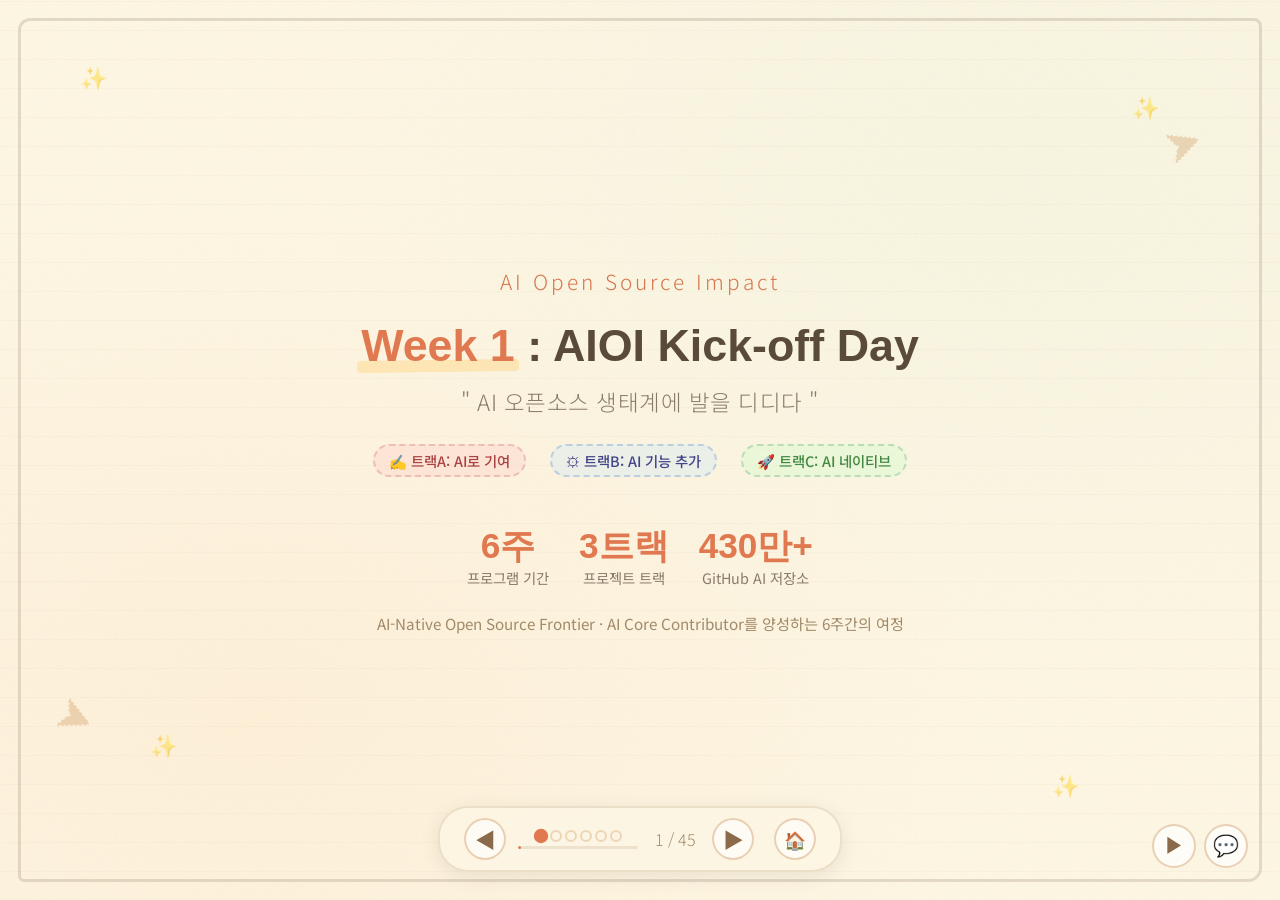
<file: week1-slides.html>
<!DOCTYPE html>
<html lang="ko">
<head>
<!-- Google tag (gtag.js) -->
<script async src="https://www.googletagmanager.com/gtag/js?id=G-9C4HG0H600"></script>
<script>
  window.dataLayer = window.dataLayer || [];
  function gtag(){dataLayer.push(arguments);}
  gtag('js', new Date());
  gtag('config', 'G-9C4HG0H600');
</script>
<meta charset="UTF-8">
<meta name="viewport" content="width=device-width, initial-scale=1.0">
<title>AIOI Week 1 - Kick-off Day</title>
<meta name="description" content="AIOI 1주차: AI 오픈소스 생태계에 발을 디디다. 특강, 환경 구축, 팀 매칭으로 시작하는 Kick-off Day.">
<meta name="keywords" content="AI, 오픈소스, AIOI, Kick-off, 환경 구축, 팀 매칭, 오픈소스 기여">
<meta name="author" content="AIOI">
<meta name="theme-color" content="#e07850">
<meta property="og:type" content="article">
<meta property="og:title" content="AIOI Week 1 - Kick-off Day">
<meta property="og:description" content="AI 오픈소스 생태계에 발을 디디다. 특강, 환경 구축, 팀 매칭으로 시작하는 Kick-off Day.">
<meta property="og:image" content="https://revfactory.github.io/aioi_slide/banner.png">
<meta property="og:url" content="https://revfactory.github.io/aioi_slide/week1-slides.html">
<meta property="og:site_name" content="AIOI">
<meta property="og:locale" content="ko_KR">
<meta name="twitter:card" content="summary_large_image">
<meta name="twitter:title" content="AIOI Week 1 - Kick-off Day">
<meta name="twitter:description" content="AI 오픈소스 생태계에 발을 디디다. 특강, 환경 구축, 팀 매칭.">
<meta name="twitter:image" content="https://revfactory.github.io/aioi_slide/banner.png">
<link rel="stylesheet" href="slides-common.css">
</head>
<body>

<div class="slide-container">

  <!-- ============ SLIDE 1: Title ============ -->
  <div class="slide active" id="slide-1">
    <span class="sparkle" style="top:60px;left:80px;">&#10024;</span>
    <span class="sparkle" style="top:90px;right:120px;animation-delay:0.5s;">&#10024;</span>
    <span class="sparkle" style="bottom:140px;left:150px;animation-delay:1s;">&#10024;</span>
    <span class="sparkle" style="bottom:100px;right:200px;animation-delay:1.5s;">&#10024;</span>
    <span class="doodle-arrow" style="top:120px;right:80px;transform:rotate(-20deg);">&#10148;</span>
    <span class="doodle-arrow" style="bottom:160px;left:60px;transform:rotate(25deg);">&#10148;</span>

    <div style="margin-bottom: 18px;">
      <span style="font-family:'Noto Sans KR',sans-serif;font-weight:300;font-size:1.3rem;color:#d4764e;letter-spacing:3px;">AI Open Source Impact</span>
    </div>

    <div class="slide-title" style="font-size:2.8rem;margin-bottom:8px;">
      <span class="highlight">Week 1</span> : AIOI Kick-off Day
    </div>

    <div class="slide-subtitle" style="font-size:1.4rem;margin-bottom:24px;">
      " AI 오픈소스 생태계에 발을 디디다 "
    </div>

    <div style="display:flex;gap:16px;margin-bottom:32px;">
      <span class="tag a">&#9997; 트랙A: AI로 기여</span>
      <span class="tag b">&#9881; 트랙B: AI 기능 추가</span>
      <span class="tag c">&#128640; 트랙C: AI 네이티브</span>
    </div>

    <div class="stats-row">
      <div class="stat-item">
        <div class="stat-value">6주</div>
        <div class="stat-label">프로그램 기간</div>
      </div>
      <div class="stat-item">
        <div class="stat-value">3트랙</div>
        <div class="stat-label">프로젝트 트랙</div>
      </div>
      <div class="stat-item">
        <div class="stat-value">430만+</div>
        <div class="stat-label">GitHub AI 저장소</div>
      </div>
    </div>

    <div style="font-family:'Noto Sans KR',sans-serif;font-size:0.95rem;color:#a08a6a;margin-top:8px;">
      AI-Native Open Source Frontier &middot; AI Core Contributor를 양성하는 6주간의 여정
    </div>
  </div>

  <!-- ============ SLIDE 2: Why AI Open Source Now? ============ -->
  <div class="slide" id="slide-2">
    <span class="big-number">02</span>
    <span class="sparkle" style="top:50px;left:100px;">&#10024;</span>
    <span class="sparkle" style="top:140px;right:90px;animation-delay:0.7s;">&#10024;</span>
    <span class="doodle-arrow" style="bottom:80px;right:60px;transform:rotate(-15deg);">&#10148;</span>

    <div class="slide-title">
      왜 <span class="highlight">지금</span> AI 오픈소스인가?
    </div>
    <div class="slide-subtitle">패러다임의 전환 &middot; 새로운 기여 방식의 등장</div>

    <div class="card-row" style="margin-bottom: 20px;">
      <div class="card pink">
        <div class="card-title">&#128200; 폭발적 성장</div>
        <div class="card-body">
          <li>GitHub AI 저장소 <span class="marker-text red">430만+ 개</span></li>
          <li>LLM 프로젝트 전년 대비 <span class="marker-text red">178% 증가</span></li>
          <li>웹 프레임워크 → <span class="marker-text orange">AI 인프라</span>로 이동</li>
        </div>
      </div>

      <div class="card green">
        <div class="card-title">&#128260; 기여 방식 변화</div>
        <div class="card-body">
          <li><span class="marker-text blue">코드 + 데이터 + 모델</span> 결합</li>
          <li>프롬프트 엔지니어링, 파인튜닝</li>
          <li>Agent 도구 통합, 추론 최적화</li>
          <li>GitHub + <span class="marker-text green">Hugging Face Hub</span></li>
        </div>
      </div>

      <div class="card blue">
        <div class="card-title">&#128279; MCP의 부상</div>
        <div class="card-body">
          <li>Anthropic 공개 오픈 프로토콜</li>
          <li>SDK 다운로드 <span class="marker-text blue">9,700만 회/월</span></li>
          <li>OpenAI, Google, MS 채택</li>
          <li>Linux Foundation <span class="marker-text green">AAIF</span> 이관</li>
        </div>
      </div>
    </div>

    <table class="compare-table" style="max-width:800px;">
      <tr>
        <th style="width:40%;">&#128214; 기존 오픈소스</th>
        <th style="width:10%;text-align:center;">&#10148;</th>
        <th style="width:40%;">&#129302; AI 시대 오픈소스</th>
      </tr>
      <tr>
        <td>코드(Code) 중심</td>
        <td style="text-align:center;color:#d4764e;">~</td>
        <td><span class="marker-text orange">코드 + 데이터 + 모델</span></td>
      </tr>
      <tr>
        <td>기능 추가, 버그 수정</td>
        <td style="text-align:center;color:#d4764e;">~</td>
        <td>프롬프트, 파인튜닝, Agent</td>
      </tr>
      <tr>
        <td>MIT / Apache 라이선스</td>
        <td style="text-align:center;color:#d4764e;">~</td>
        <td><span class="marker-text blue">Open Weight</span>, AI 라이선스</td>
      </tr>
    </table>
  </div>

  <!-- ============ SLIDE 3: 3 Tracks ============ -->
  <div class="slide" id="slide-3">
    <span class="big-number">03</span>
    <span class="sparkle" style="top:70px;right:140px;">&#10024;</span>
    <span class="sparkle" style="bottom:120px;left:90px;animation-delay:0.8s;">&#10024;</span>

    <div class="slide-title">
      프로젝트 <span class="highlight">3트랙</span>
    </div>
    <div class="slide-subtitle">학생의 기술 수준과 관심사에 따라 선택</div>

    <div class="card-row">
      <div class="card pink" style="max-width:320px;">
        <div class="card-title">&#9997; 트랙 A (&#9733;&#9733;&#9734;)</div>
        <div style="font-family:'Nanum Square Round',sans-serif;font-weight:700;font-size:0.95rem;color:#a44;margin-bottom:8px;">AI로 기존 오픈소스에 기여</div>
        <div class="card-body">
          <li>AI 도구로 코드 분석 / PR 작성</li>
          <li>Claude Code, Copilot, Cursor</li>
          <li>버그 수정, 문서 번역, 테스트 보강</li>
          <li style="margin-top:8px;font-weight:700;">AI = 기여의 <span class="marker-text red">도구</span></li>
        </div>
        <div style="margin-top:10px;font-size:0.95rem;color:#999;">
          Transformers &middot; FastAPI &middot; Dify &middot; Gradio
        </div>
      </div>

      <div class="card blue" style="max-width:320px;">
        <div class="card-title">&#9881; 트랙 B (&#9733;&#9733;&#9733;)</div>
        <div style="font-family:'Nanum Square Round',sans-serif;font-weight:700;font-size:0.95rem;color:#448;margin-bottom:8px;">기존 OSS에 AI 기능 추가</div>
        <div class="card-body">
          <li>자연어 인터페이스, AI 요약/번역</li>
          <li>시맨틱 검색, 챗봇 통합</li>
          <li>Vercel AI SDK, LangChain</li>
          <li style="margin-top:8px;font-weight:700;">AI = 기여의 <span class="marker-text blue">대상(기능)</span></li>
        </div>
        <div style="margin-top:10px;font-size:0.95rem;color:#999;">
          Supabase &middot; Excalidraw &middot; Mermaid
        </div>
      </div>

      <div class="card green" style="max-width:320px;">
        <div class="card-title">&#128640; 트랙 C (&#9733;&#9733;&#9734;)</div>
        <div style="font-family:'Nanum Square Round',sans-serif;font-weight:700;font-size:0.95rem;color:#484;margin-bottom:8px;">AI 네이티브 프로젝트 개발</div>
        <div class="card-body">
          <li>MCP 서버 개발</li>
          <li>AI Agent, RAG 앱 제작</li>
          <li>Streamlit / Gradio 데모 앱</li>
          <li style="margin-top:8px;font-weight:700;">AI = 프로젝트의 <span class="marker-text green">핵심</span></li>
        </div>
        <div style="margin-top:10px;font-size:0.95rem;color:#999;">
          KiMCP &middot; LangChain &middot; CrewAI &middot; Dify
        </div>
      </div>
    </div>

    <div style="margin-top:24px;display:flex;gap:8px;align-items:center;font-family:'Noto Sans KR',sans-serif;font-size:0.95rem;color:#8a7a6a;">
      <span style="color:#d4764e;">&#9997;</span> 팀당 5~6명 &#10148; 전담 멘토 배정 &#10148; 트랙 &amp; 관심사 기반 매칭
    </div>
  </div>

  <!-- ============ SLIDE 4: Day Schedule & AI Tools ============ -->
  <div class="slide" id="slide-4">
    <span class="big-number">04</span>
    <span class="sparkle" style="top:80px;left:120px;animation-delay:0.3s;">&#10024;</span>
    <span class="sparkle" style="bottom:90px;right:110px;animation-delay:1.2s;">&#10024;</span>

    <div class="slide-title">
      Kick-off Day <span class="highlight">일정</span> & AI 도구
    </div>
    <div class="slide-subtitle">오전 세션(1.5h) + 오후 세션(1.5h) = 3시간</div>

    <div class="card-row" style="margin-bottom:20px;">
      <div class="card yellow" style="max-width:450px;">
        <div class="card-title">&#127773; 오전 세션 (1.5h)</div>
        <div class="card-body">
          <li><span class="marker-text orange">30분</span> 오프닝 & 아이스브레이킹</li>
          <li><span class="marker-text orange">30분</span> [특강] AI 오픈소스 생태계 지형도</li>
          <li><span class="marker-text orange">30분</span> [특강] AI 오픈소스 기여의 실제</li>
        </div>
        <div style="margin-top:10px;padding-top:10px;border-top:2px dashed rgba(200,170,60,0.25);font-size:1rem;color:#999;">
          Traditional vs AI-Native OSS &middot; 라이선스 이해
        </div>
      </div>

      <div class="card purple" style="max-width:450px;">
        <div class="card-title">&#127751; 오후 세션 (1.5h)</div>
        <div class="card-body">
          <li><span class="marker-text blue">20분</span> AI 코딩 도구 소개</li>
          <li><span class="marker-text blue">40분</span> 개발 환경 구축 실습</li>
          <li><span class="marker-text blue">30분</span> 프로젝트 선정 & 팀 매칭</li>
        </div>
        <div style="margin-top:10px;padding-top:10px;border-top:2px dashed rgba(150,100,180,0.25);font-size:1rem;color:#999;">
          Git LFS &middot; GPU 세팅 &middot; Docker &middot; 로컬 빌드
        </div>
      </div>
    </div>

    <div class="section-label"><span class="doodle-icon">&#128736;</span> AI 코딩 도구 활용 전략</div>

    <div class="flow-row">
      <div class="flow-box step1">
        <div style="font-weight:700;font-size:1rem;">&#128269; 코드 이해</div>
        <div style="font-size:0.95rem;color:#8a7a6a;">Claude Code<br/>Cursor</div>
      </div>
      <span class="flow-arrow">&#10148;</span>
      <div class="flow-box step2">
        <div style="font-weight:700;font-size:1rem;">&#128270; 이슈 분석</div>
        <div style="font-size:0.95rem;color:#8a7a6a;">Claude Code<br/>Copilot</div>
      </div>
      <span class="flow-arrow">&#10148;</span>
      <div class="flow-box step3">
        <div style="font-weight:700;font-size:1rem;">&#9997; 코드 작성</div>
        <div style="font-size:0.95rem;color:#8a7a6a;">Copilot<br/>Cursor</div>
      </div>
      <span class="flow-arrow">&#10148;</span>
      <div class="flow-box step4">
        <div style="font-weight:700;font-size:1rem;">&#128196; PR 작성</div>
        <div style="font-size:0.95rem;color:#8a7a6a;">Claude Code<br/>/create-pr</div>
      </div>
      <span class="flow-arrow">&#10148;</span>
      <div class="flow-box step5">
        <div style="font-weight:700;font-size:1rem;">&#128172; 코드 리뷰</div>
        <div style="font-size:0.95rem;color:#8a7a6a;">Claude Code<br/>Copilot</div>
      </div>
    </div>

    <div style="margin-top:16px;font-family:'Noto Sans KR',sans-serif;font-size:1.05rem;color:#a08a6a;text-align:center;">
      &#9888; AI 도구는 <span class="hand-underline">"이해를 돕는 보조 수단"</span> &mdash; AI 제안을 이해하고 검증한 후 자신의 코드로!
    </div>
  </div>

  <!-- ============ SLIDE 5: 6-Week Roadmap & Tasks ============ -->
  <div class="slide" id="slide-5">
    <span class="big-number">05</span>
    <span class="sparkle" style="top:55px;right:160px;animation-delay:0.4s;">&#10024;</span>
    <span class="sparkle" style="bottom:130px;left:100px;animation-delay:1.1s;">&#10024;</span>
    <span class="doodle-arrow" style="top:100px;left:60px;transform:rotate(30deg);">&#10148;</span>

    <div class="slide-title">
      <span class="highlight">6주</span> 여정 & 과제 안내
    </div>
    <div class="slide-subtitle">킥오프부터 Impact Night까지</div>

    <div style="display:flex;gap:24px;width:100%;max-width:1100px;align-items:flex-start;">
      <!-- Left: Timeline -->
      <div style="flex:1.5;">
        <div style="display:flex;flex-direction:column;gap:8px;">
          <div style="display:flex;align-items:center;gap:12px;">
            <div style="width:38px;height:38px;border-radius:12px 8px 10px 6px;background:#fce4ec;border:2.5px solid rgba(200,100,120,0.3);display:flex;align-items:center;justify-content:center;font-family:'Nanum Square Round',sans-serif;font-weight:700;font-size:1rem;color:#a44;flex-shrink:0;">W1</div>
            <div style="font-family:'Noto Sans KR',sans-serif;font-size:0.95rem;color:#5a4a3a;"><span class="marker-text red">오프라인</span> Kick-off &middot; 특강 + 환경 구축 + 팀 매칭</div>
          </div>
          <div style="display:flex;align-items:center;gap:12px;">
            <div style="width:38px;height:38px;border-radius:12px 8px 10px 6px;background:#fff9e6;border:2.5px solid rgba(200,170,60,0.3);display:flex;align-items:center;justify-content:center;font-family:'Nanum Square Round',sans-serif;font-weight:700;font-size:1rem;color:#a64;flex-shrink:0;">W2</div>
            <div style="font-family:'Noto Sans KR',sans-serif;font-size:0.95rem;color:#5a4a3a;"><span class="marker-text orange">온라인</span> 코드 분석 Sprint &middot; 이슈 선정 + 기여 계획서</div>
          </div>
          <div style="display:flex;align-items:center;gap:12px;">
            <div style="width:38px;height:38px;border-radius:12px 8px 10px 6px;background:#e8f5e9;border:2.5px solid rgba(80,160,100,0.3);display:flex;align-items:center;justify-content:center;font-family:'Nanum Square Round',sans-serif;font-weight:700;font-size:1rem;color:#484;flex-shrink:0;">W3</div>
            <div style="font-family:'Noto Sans KR',sans-serif;font-size:0.95rem;color:#5a4a3a;"><span class="marker-text green">온라인</span> 첫 PR 생성 &middot; 코드 리뷰 실습</div>
          </div>
          <div style="display:flex;align-items:center;gap:12px;">
            <div style="width:38px;height:38px;border-radius:12px 8px 10px 6px;background:#e3f2fd;border:2.5px solid rgba(80,130,200,0.3);display:flex;align-items:center;justify-content:center;font-family:'Nanum Square Round',sans-serif;font-weight:700;font-size:1rem;color:#448;flex-shrink:0;">W4</div>
            <div style="font-family:'Noto Sans KR',sans-serif;font-size:0.95rem;color:#5a4a3a;"><span class="marker-text blue">온라인</span> 심화 기여 &middot; PR 피드백 반영 + 기술 심화</div>
          </div>
          <div style="display:flex;align-items:center;gap:12px;">
            <div style="width:38px;height:38px;border-radius:12px 8px 10px 6px;background:#f3e5f5;border:2.5px solid rgba(150,100,180,0.3);display:flex;align-items:center;justify-content:center;font-family:'Nanum Square Round',sans-serif;font-weight:700;font-size:1rem;color:#648;flex-shrink:0;">W5</div>
            <div style="font-family:'Noto Sans KR',sans-serif;font-size:0.95rem;color:#5a4a3a;"><span class="marker-text blue">온라인</span> 최종 Sprint &middot; PR 마무리 + 발표 준비</div>
          </div>
          <div style="display:flex;align-items:center;gap:12px;">
            <div style="width:38px;height:38px;border-radius:12px 8px 10px 6px;background:#fff3e0;border:2.5px solid rgba(200,140,60,0.3);display:flex;align-items:center;justify-content:center;font-family:'Nanum Square Round',sans-serif;font-weight:700;font-size:1rem;color:#a64;flex-shrink:0;">W6</div>
            <div style="font-family:'Noto Sans KR',sans-serif;font-size:0.95rem;color:#5a4a3a;"><span class="marker-text red">오프라인</span> Impact Night &middot; 성과 발표 + 시상식</div>
          </div>
        </div>
      </div>

      <!-- Right: Tasks -->
      <div style="flex:1;">
        <div class="card orange" style="max-width:400px;">
          <div class="card-title">&#128221; 사전 과제 (킥오프 전)</div>
          <ul class="checklist">
            <li>GitHub 계정 생성 & 프로필 정비</li>
            <li>Git 기본 명령어 숙지</li>
            <li>관심 트랙 3지망 사전 설문 제출</li>
            <li>AI 코딩 도구 1개 이상 설치</li>
          </ul>
        </div>

        <div class="card yellow" style="max-width:400px;margin-top:14px;">
          <div class="card-title">&#128640; 킥오프 이후 과제</div>
          <ul class="checklist">
            <li>타겟 프로젝트 Fork & 로컬 빌드</li>
            <li>README, CONTRIBUTING.md 정독</li>
            <li>Good First Issue 3개+ 탐색 후 공유</li>
          </ul>
        </div>

        <div style="margin-top:14px;padding:12px 18px;border-radius:10px;background:rgba(224,120,80,0.08);border:2px dashed rgba(224,120,80,0.25);">
          <div style="font-family:'Nanum Square Round',sans-serif;font-weight:700;font-size:0.95rem;color:#d4764e;">&#127942; 시상 카테고리</div>
          <div style="font-family:'Noto Sans KR',sans-serif;font-size:1rem;color:#8a7a6a;line-height:1.6;">
            Impact Award &middot; Best First Timer<br/>
            Community Champion &middot; Technical Deep Dive
          </div>
        </div>
      </div>
    </div>
  </div>

  <!-- ============ SLIDE 6: 1주차 학습 목표 ============ -->
  <div class="slide" id="slide-6">
    <span class="big-number">06</span>
    <span class="sparkle" style="top:65px;left:110px;">&#10024;</span>
    <span class="sparkle" style="bottom:100px;right:130px;animation-delay:0.9s;">&#10024;</span>

    <div class="slide-title">
      1주차 <span class="highlight">학습 목표</span>
    </div>
    <div class="slide-subtitle">오늘 하루가 끝나면 여러분은...</div>

    <div class="card-row">
      <div class="card pink">
        <div class="card-title">&#128200; 생태계 이해</div>
        <div class="card-body">
          <li>AI 시대 오픈소스 생태계의 <span class="marker-text red">구조와 트렌드</span>를 이해한다</li>
          <li>전통 OSS와 AI-Native OSS의 차이를 설명할 수 있다</li>
        </div>
      </div>

      <div class="card green">
        <div class="card-title">&#9881; 환경 구축</div>
        <div class="card-body">
          <li><span class="marker-text green">개발 환경</span>을 완벽히 구축하고, 타겟 프로젝트를 선정한다</li>
          <li>AI 코딩 도구를 설치하고 기본 사용법을 익힌다</li>
        </div>
      </div>

      <div class="card blue">
        <div class="card-title">&#128101; 팀 빌딩</div>
        <div class="card-body">
          <li><span class="marker-text blue">팀을 구성</span>하고 멘토와 첫 소통을 시작한다</li>
          <li>트랙(A/B/C)을 확정하고 프로젝트 방향을 설정한다</li>
        </div>
      </div>
    </div>
  </div>

  <!-- ============ SLIDE 7: 오늘의 일정 Overview ============ -->
  <div class="slide" id="slide-7">
    <span class="big-number">07</span>
    <span class="sparkle" style="top:55px;right:100px;animation-delay:0.4s;">&#10024;</span>
    <span class="sparkle" style="bottom:120px;left:80px;animation-delay:1.3s;">&#10024;</span>

    <div class="slide-title">
      오늘의 <span class="highlight">일정</span> Overview
    </div>
    <div class="slide-subtitle">오전 세션(1.5h) + 오후 세션(1.5h) = 총 3시간</div>

    <div class="card-row">
      <div class="card yellow" style="max-width:450px;">
        <div class="card-title">&#127773; 오전 세션 (1.5h)</div>
        <div class="card-body">
          <li><span class="marker-text orange">30분</span> 오프닝 &amp; 아이스브레이킹</li>
          <li><span class="marker-text orange">30분</span> [특강 1] AI 오픈소스 생태계 지형도</li>
          <li><span class="marker-text orange">30분</span> [특강 2] AI 오픈소스 기여의 실제</li>
        </div>
        <div style="margin-top:10px;padding-top:10px;border-top:2px dashed rgba(200,170,60,0.25);font-size:0.9rem;color:#999;">
          생태계 이해 &middot; 기여 방식 &middot; 라이선스
        </div>
      </div>

      <div class="card purple" style="max-width:450px;">
        <div class="card-title">&#127751; 오후 세션 (1.5h)</div>
        <div class="card-body">
          <li><span class="marker-text blue">20분</span> AI 코딩 도구 소개</li>
          <li><span class="marker-text blue">40분</span> 개발 환경 구축 실습</li>
          <li><span class="marker-text blue">30분</span> 프로젝트 선정 &amp; 팀 매칭</li>
        </div>
        <div style="margin-top:10px;padding-top:10px;border-top:2px dashed rgba(150,100,180,0.25);font-size:0.9rem;color:#999;">
          도구 설치 &middot; 로컬 빌드 &middot; 팀 구성
        </div>
      </div>
    </div>
  </div>

  <!-- ============ SLIDE 8: Section Divider — 특강 1 ============ -->
  <div class="slide" id="slide-8">
    <span class="big-number">08</span>
    <span class="sparkle" style="top:80px;left:140px;animation-delay:0.2s;">&#10024;</span>
    <span class="sparkle" style="bottom:80px;right:100px;animation-delay:1.0s;">&#10024;</span>
    <span class="doodle-arrow" style="top:130px;right:120px;transform:rotate(-15deg);">&#10148;</span>
    <span class="doodle-arrow" style="bottom:150px;left:100px;transform:rotate(20deg);">&#10148;</span>

    <div class="section-label"><span class="doodle-icon">&#127891;</span> 특강 1</div>

    <div class="slide-title" style="font-size:3.2rem;margin-bottom:16px;">
      AI 오픈소스 <span class="highlight">생태계 지형도</span>
    </div>
    <div class="slide-subtitle" style="font-size:1.35rem;margin-bottom:32px;">
      Traditional OSS vs AI-Native OSS &middot; Code vs Model Weights &middot; GitHub + Hugging Face Hub
    </div>

    <div style="display:flex;gap:10px;flex-wrap:wrap;justify-content:center;">
      <span class="tag a">&#129302; AI-Native OSS</span>
      <span class="tag b">&#128290; Open Weight</span>
      <span class="tag c">&#129303; MCP</span>
      <span class="tag a">&#128202; LLM 생태계</span>
      <span class="tag b">&#128736; 추론 엔진</span>
      <span class="tag c">&#128218; 라이선스</span>
    </div>
  </div>

  <!-- ============ SLIDE 9: 전통 OSS vs AI-Native OSS ============ -->
  <div class="slide" id="slide-9">
    <span class="big-number">09</span>
    <span class="sparkle" style="top:70px;right:150px;animation-delay:0.6s;">&#10024;</span>
    <span class="sparkle" style="bottom:90px;left:120px;animation-delay:1.1s;">&#10024;</span>

    <div class="slide-title">
      전통 OSS vs <span class="highlight">AI-Native OSS</span>
    </div>
    <div class="slide-subtitle">패러다임이 완전히 달라졌다</div>

    <table class="compare-table">
      <tr>
        <th style="width:20%;">구분</th>
        <th style="width:35%;">&#128214; 전통적 오픈소스</th>
        <th style="width:35%;">&#129302; AI 오픈소스</th>
      </tr>
      <tr>
        <td><span class="marker-text orange">주요 기여물</span></td>
        <td>소스 코드</td>
        <td>코드 + <span class="marker-text red">모델 웨이트</span> + 데이터셋 + 프롬프트</td>
      </tr>
      <tr>
        <td><span class="marker-text orange">재현성</span></td>
        <td>코드 빌드로 충분</td>
        <td>GPU, 학습 데이터, <span class="marker-text blue">하이퍼파라미터</span> 필요</td>
      </tr>
      <tr>
        <td><span class="marker-text orange">기여 단위</span></td>
        <td>PR (Pull Request)</td>
        <td>PR + 모델 카드 + 데이터셋 카드</td>
      </tr>
      <tr>
        <td><span class="marker-text orange">평가 기준</span></td>
        <td>테스트 통과</td>
        <td><span class="marker-text green">벤치마크 점수</span> + 인간 평가</td>
      </tr>
      <tr>
        <td><span class="marker-text orange">리소스 요구</span></td>
        <td>일반 컴퓨팅</td>
        <td>GPU/TPU 클러스터 (대규모 학습 시)</td>
      </tr>
      <tr>
        <td><span class="marker-text orange">라이선스</span></td>
        <td>코드 라이선스</td>
        <td>코드 + 모델 + 데이터 <span class="marker-text red">각각의 라이선스</span></td>
      </tr>
    </table>
  </div>

  <!-- ============ SLIDE 10: AI 오픈소스, 숫자로 보기 ============ -->
  <div class="slide" id="slide-10">
    <span class="big-number">10</span>
    <span class="sparkle" style="top:60px;left:90px;animation-delay:0.3s;">&#10024;</span>
    <span class="sparkle" style="top:120px;right:80px;animation-delay:1.2s;">&#10024;</span>

    <div class="slide-title">
      AI 오픈소스, <span class="highlight">숫자</span>로 보기
    </div>
    <div class="slide-subtitle">GitHub Octoverse 2025 &middot; MCP 생태계 통계</div>

    <div class="stats-row" style="margin:24px 0;">
      <div class="stat-item">
        <div class="stat-value">430만+</div>
        <div class="stat-label">GitHub AI 저장소</div>
      </div>
      <div class="stat-item">
        <div class="stat-value">178%</div>
        <div class="stat-label">LLM 프로젝트 증가율</div>
      </div>
      <div class="stat-item">
        <div class="stat-value">9,700만</div>
        <div class="stat-label">MCP SDK 다운로드/월</div>
      </div>
      <div class="stat-item">
        <div class="stat-value">10,000+</div>
        <div class="stat-label">활성 MCP 서버</div>
      </div>
    </div>

    <div style="max-width:900px;width:100%;">
      <div class="card yellow" style="max-width:900px;padding:18px 24px;">
        <div class="card-body" style="font-size:1rem;">
          <li>오픈소스의 중심이 웹 프레임워크(React, Spring)에서 <span class="marker-text red">AI 인프라</span>로 급격히 이동</li>
          <li><a class="oss-link" href="https://github.com/vllm-project/vllm" target="_blank">vLLM</a>이 2025년 GitHub <span class="marker-text orange">컨트리뷰터 수 1위</span> &mdash; AI 서빙 영역 폭발적 성장</li>
          <li>Linux Foundation AI &amp; Data에 3,000+ 조직, <span class="marker-text blue">100,000명+ 개발자</span> 참여</li>
        </div>
      </div>
    </div>
  </div>

  <!-- ============ SLIDE 11: AI 오픈소스 카테고리 맵 ============ -->
  <div class="slide" id="slide-11">
    <span class="big-number">11</span>
    <span class="sparkle" style="top:50px;right:110px;animation-delay:0.5s;">&#10024;</span>
    <span class="sparkle" style="bottom:110px;left:70px;animation-delay:0.8s;">&#10024;</span>

    <div class="slide-title">
      AI 오픈소스 <span class="highlight">카테고리 맵</span>
    </div>
    <div class="slide-subtitle">주요 프로젝트와 GitHub Stars 현황</div>

    <div class="card-row">
      <div class="card pink">
        <div class="card-title">&#9889; 추론 / 서빙</div>
        <div class="card-body">
          <li><a class="oss-link" href="https://github.com/ollama/ollama" target="_blank">Ollama</a> <span class="marker-text red">150K+</span> &#11088;</li>
          <li><a class="oss-link" href="https://github.com/ggerganov/llama.cpp" target="_blank">llama.cpp</a> <span class="marker-text red">75K+</span> &#11088;</li>
          <li><a class="oss-link" href="https://github.com/vllm-project/vllm" target="_blank">vLLM</a> 36K &#11088;</li>
          <li><a class="oss-link" href="https://github.com/sgl-project/sglang" target="_blank">SGLang</a> 10K+ &#11088;</li>
        </div>
      </div>

      <div class="card blue">
        <div class="card-title">&#128736; 앱 프레임워크</div>
        <div class="card-body">
          <li><a class="oss-link" href="https://github.com/langgenius/dify" target="_blank">Dify</a> <span class="marker-text blue">119K</span> &#11088;</li>
          <li><a class="oss-link" href="https://github.com/langchain-ai/langchain" target="_blank">LangChain</a> <span class="marker-text blue">100K</span> &#11088;</li>
          <li><a class="oss-link" href="https://github.com/run-llama/llama_index" target="_blank">LlamaIndex</a> 40K &#11088;</li>
          <li><a class="oss-link" href="https://github.com/crewAIInc/crewAI" target="_blank">CrewAI</a> 25K+ &#11088;</li>
        </div>
      </div>

      <div class="card green">
        <div class="card-title">&#128300; ML 플랫폼</div>
        <div class="card-body">
          <li><a class="oss-link" href="https://github.com/huggingface/transformers" target="_blank">Transformers</a> <span class="marker-text green">140K+</span> &#11088;</li>
          <li><a class="oss-link" href="https://github.com/mlflow/mlflow" target="_blank">MLflow</a> 20K+ &#11088;</li>
          <li>PEFT 18K+ &#11088;</li>
          <li>TRL 12K+ &#11088;</li>
        </div>
      </div>
    </div>
  </div>

  <!-- ============ SLIDE 12: LLM 생태계 지도 — 오픈 vs 클로즈드 ============ -->
  <div class="slide" id="slide-12">
    <span class="big-number">12</span>
    <span class="sparkle" style="top:75px;left:100px;animation-delay:0.7s;">&#10024;</span>
    <span class="sparkle" style="bottom:85px;right:90px;animation-delay:1.4s;">&#10024;</span>

    <div class="slide-title">
      LLM 생태계 지도 &mdash; <span class="highlight">오픈 vs 클로즈드</span>
    </div>
    <div class="slide-subtitle">2025-2026년 주요 LLM 모델 현황</div>

    <div class="card-row">
      <div class="card green" style="max-width:420px;">
        <div class="card-title">&#128275; 오픈 모델</div>
        <div class="card-body">
          <li><span class="marker-text green">Llama 3</span> &mdash; Meta (Llama Community License)</li>
          <li><span class="marker-text green"><a class="oss-link" href="https://github.com/deepseek-ai/DeepSeek-R1" target="_blank">DeepSeek R1</a></span> &mdash; <span class="marker-text red">MIT</span> 라이선스 &#128293;</li>
          <li><span class="marker-text green">Qwen 3</span> &mdash; Alibaba (Apache 2.0)</li>
          <li><span class="marker-text green">Gemma 3</span> &mdash; Google (1B~27B)</li>
          <li><span class="marker-text green">Mistral</span> &mdash; Apache 2.0</li>
        </div>
        <div style="margin-top:10px;padding-top:10px;border-top:2px dashed rgba(80,160,100,0.25);font-size:0.9rem;color:#999;">
          로컬 배포 &middot; 파인튜닝 &middot; 커스터마이징 가능
        </div>
      </div>

      <div class="card orange" style="max-width:420px;">
        <div class="card-title">&#128274; 클로즈드 모델</div>
        <div class="card-body">
          <li><span class="marker-text orange">GPT-4o / o1</span> &mdash; OpenAI</li>
          <li><span class="marker-text orange">Claude</span> &mdash; Anthropic</li>
          <li><span class="marker-text orange">Gemini</span> &mdash; Google</li>
        </div>
        <div style="margin-top:10px;padding-top:10px;border-top:2px dashed rgba(200,140,60,0.25);font-size:0.9rem;color:#999;">
          API 기반 사용 &middot; 최고 성능 &middot; 비용 발생
        </div>
      </div>
    </div>

    <div style="margin-top:18px;padding:10px 20px;border-radius:10px;background:rgba(224,120,80,0.08);border:2px dashed rgba(224,120,80,0.25);font-family:'Noto Sans KR',sans-serif;font-size:0.95rem;color:#8a7a6a;">
      &#128161; <span class="hand-underline"><a class="oss-link" href="https://github.com/deepseek-ai/DeepSeek-R1" target="_blank">DeepSeek R1</a></span>: MIT 라이선스 = 가장 허용적인 고성능 오픈 모델
    </div>
  </div>

  <!-- ============ SLIDE 13: AI 추론 & 서빙 엔진 ============ -->
  <div class="slide" id="slide-13">
    <span class="big-number">13</span>
    <span class="sparkle" style="top:60px;right:130px;animation-delay:0.3s;">&#10024;</span>
    <span class="sparkle" style="bottom:100px;left:110px;animation-delay:1.0s;">&#10024;</span>

    <div class="slide-title">
      AI <span class="highlight">추론 &amp; 서빙</span> 엔진
    </div>
    <div class="slide-subtitle">LLM을 실행하는 핵심 인프라</div>

    <div class="card-row">
      <div class="card pink" style="max-width:240px;">
        <div class="card-title">&#128293; <a class="oss-link" href="https://github.com/vllm-project/vllm" target="_blank">vLLM</a></div>
        <div class="card-body" style="font-size:0.9rem;">
          <li>36K Stars</li>
          <li>2025년 GitHub <span class="marker-text red">컨트리뷰터 수 1위</span></li>
          <li>고처리량, 메모리 효율</li>
          <li>엔터프라이즈급 배포 표준</li>
        </div>
      </div>

      <div class="card blue" style="max-width:240px;">
        <div class="card-title">&#128039; <a class="oss-link" href="https://github.com/ggerganov/llama.cpp" target="_blank">llama.cpp</a></div>
        <div class="card-body" style="font-size:0.9rem;">
          <li>75K+ Stars</li>
          <li>C/C++ 기반, <span class="marker-text blue">최소 의존성</span></li>
          <li>모바일/에지 디바이스</li>
          <li>GGUF 포맷, 양자화 지원</li>
        </div>
      </div>

      <div class="card green" style="max-width:240px;">
        <div class="card-title">&#128187; <a class="oss-link" href="https://github.com/ollama/ollama" target="_blank">Ollama</a></div>
        <div class="card-body" style="font-size:0.9rem;">
          <li><span class="marker-text green">150K+</span> Stars</li>
          <li>로컬 LLM 실행의 대표</li>
          <li>OpenAI 호환 API</li>
          <li>오프라인/프라이빗 배포</li>
        </div>
      </div>

      <div class="card yellow" style="max-width:240px;">
        <div class="card-title">&#9889; <a class="oss-link" href="https://github.com/sgl-project/sglang" target="_blank">SGLang</a></div>
        <div class="card-body" style="font-size:0.9rem;">
          <li>10K+ Stars</li>
          <li>RadixAttention 기반</li>
          <li><span class="marker-text orange">6.4배 처리량</span> 향상</li>
          <li>3.7배 레이턴시 감소</li>
        </div>
      </div>
    </div>
  </div>

  <!-- ============ SLIDE 14: LLM 앱 개발 프레임워크 ============ -->
  <div class="slide" id="slide-14">
    <span class="big-number">14</span>
    <span class="sparkle" style="top:55px;left:130px;animation-delay:0.6s;">&#10024;</span>
    <span class="sparkle" style="bottom:80px;right:120px;animation-delay:1.3s;">&#10024;</span>

    <div class="slide-title">
      LLM <span class="highlight">앱 개발</span> 프레임워크
    </div>
    <div class="slide-subtitle">AI 앱을 만들기 위한 핵심 도구들</div>

    <div class="card-row" style="margin-bottom:16px;">
      <div class="card blue">
        <div class="card-title">&#128279; <a class="oss-link" href="https://github.com/langchain-ai/langchain" target="_blank">LangChain</a></div>
        <div class="card-body">
          <li><span class="marker-text blue">100K</span> Stars &mdash; LLM 앱의 사실상 표준</li>
          <li>LCEL 파이프라인, 도구 호출 모듈화</li>
          <li><a class="oss-link" href="https://github.com/langchain-ai/langgraph" target="_blank">LangGraph</a>로 상태 기반 에이전트 워크플로우</li>
        </div>
      </div>

      <div class="card orange">
        <div class="card-title">&#127912; <a class="oss-link" href="https://github.com/langgenius/dify" target="_blank">Dify</a></div>
        <div class="card-body">
          <li><span class="marker-text orange">119K</span> Stars &mdash; 비주얼 LLM 앱 빌더</li>
          <li>템플릿과 RAG 내장</li>
          <li>프로덕션 레디 에이전트 워크플로우</li>
        </div>
      </div>

      <div class="card purple">
        <div class="card-title">&#129302; <a class="oss-link" href="https://github.com/crewAIInc/crewAI" target="_blank">CrewAI</a></div>
        <div class="card-body">
          <li><span class="marker-text blue">25K+</span> Stars &mdash; 멀티 에이전트 협업</li>
          <li>역할 기반 에이전트 오케스트레이션</li>
          <li>노코드 에이전트 빌더 방향 진화</li>
        </div>
      </div>
    </div>

    <div style="font-family:'Noto Sans KR',sans-serif;font-size:0.95rem;color:#8a7a6a;text-align:center;">
      + <span class="marker-text green"><a class="oss-link" href="https://github.com/run-llama/llama_index" target="_blank">LlamaIndex</a></span> (RAG 특화, 40K) &middot;
      <span class="marker-text blue"><a class="oss-link" href="https://github.com/microsoft/autogen" target="_blank">AutoGen</a></span> (Microsoft, v0.4 비동기 이벤트 드리븐) &middot;
      <span class="marker-text orange">Flowise</span> (비주얼 프로토타이핑)
    </div>
  </div>

  <!-- ============ SLIDE 15: Hugging Face Hub 생태계 ============ -->
  <div class="slide" id="slide-15">
    <span class="big-number">15</span>
    <span class="sparkle" style="top:70px;right:100px;animation-delay:0.4s;">&#10024;</span>
    <span class="sparkle" style="bottom:120px;left:90px;animation-delay:1.1s;">&#10024;</span>

    <div class="slide-title">
      <a class="oss-link" href="https://huggingface.co" target="_blank"><span class="highlight">Hugging Face Hub</span></a> 생태계
    </div>
    <div class="slide-subtitle">ML 프로젝트의 사실상 표준 플랫폼</div>

    <div class="stats-row" style="margin-bottom:24px;">
      <div class="stat-item">
        <div class="stat-value">140K+</div>
        <div class="stat-label"><a class="oss-link" href="https://github.com/huggingface/transformers" target="_blank">Transformers</a> Stars</div>
      </div>
      <div class="stat-item">
        <div class="stat-value">100만+</div>
        <div class="stat-label">모델 수</div>
      </div>
      <div class="stat-item">
        <div class="stat-value">30만+</div>
        <div class="stat-label">데이터셋 수</div>
      </div>
    </div>

    <div class="card-row">
      <div class="card pink">
        <div class="card-title">&#129504; 모델 허브</div>
        <div class="card-body">
          <li>텍스트, 비전, 오디오, 비디오 통합</li>
          <li>모델 카드로 성능/한계 문서화</li>
          <li>원클릭 추론 &amp; 파인튜닝</li>
        </div>
      </div>

      <div class="card green">
        <div class="card-title">&#128202; 데이터셋</div>
        <div class="card-body">
          <li>학습/평가 데이터셋 공유 허브</li>
          <li>데이터셋 카드로 품질 문서화</li>
          <li>한국어 데이터셋 기여 기회</li>
        </div>
      </div>

      <div class="card blue">
        <div class="card-title">&#127759; Spaces</div>
        <div class="card-body">
          <li><a class="oss-link" href="https://github.com/gradio-app/gradio" target="_blank">Gradio</a>/<a class="oss-link" href="https://github.com/streamlit/streamlit" target="_blank">Streamlit</a> 데모 호스팅</li>
          <li>무료 GPU 제공 (제한적)</li>
          <li>모델 시연 &amp; 커뮤니티 공유</li>
        </div>
      </div>
    </div>

    <div style="margin-top:14px;font-family:'Noto Sans KR',sans-serif;font-size:0.95rem;color:#a08a6a;text-align:center;">
      &#128161; GitHub + <a class="oss-link" href="https://huggingface.co" target="_blank">Hugging Face Hub</a> = AI 오픈소스의 <span class="hand-underline">양대 플랫폼</span>
    </div>
  </div>

  <!-- ============ SLIDE 16: MCP 개요 ============ -->
  <div class="slide" id="slide-16">
    <span class="big-number">16</span>
    <span class="sparkle" style="top:65px;left:120px;animation-delay:0.5s;">&#10024;</span>
    <span class="sparkle" style="bottom:95px;right:110px;animation-delay:1.2s;">&#10024;</span>

    <div class="slide-title">
      <span class="highlight">MCP</span> (Model Context Protocol) 개요
    </div>
    <div class="slide-subtitle">LLM과 외부 세계를 연결하는 개방형 표준 &middot; 월간 SDK 다운로드 9,700만 회</div>

    <div class="flow-row" style="margin-bottom:20px;">
      <div class="flow-box step4" style="min-width:160px;">
        <div style="font-weight:700;font-size:1.05rem;">&#129302; LLM</div>
        <div style="font-size:0.85rem;color:#8a7a6a;">Claude, GPT, Gemini</div>
      </div>
      <span class="flow-arrow">&#8596;</span>
      <div class="flow-box step2" style="min-width:180px;">
        <div style="font-weight:700;font-size:1.05rem;">&#128279; MCP Server</div>
        <div style="font-size:0.85rem;color:#8a7a6a;">표준 프로토콜</div>
      </div>
      <span class="flow-arrow">&#8596;</span>
      <div class="flow-box step3" style="min-width:200px;">
        <div style="font-weight:700;font-size:1.05rem;">&#127760; 외부 도구/데이터</div>
        <div style="font-size:0.85rem;color:#8a7a6a;">GitHub, Slack, DB ...</div>
      </div>
    </div>

    <div class="card-row">
      <div class="card pink" style="max-width:280px;">
        <div class="card-title">&#128196; Resources</div>
        <div class="card-body">
          <li>클라이언트가 읽을 수 있는 <span class="marker-text red">파일형 데이터</span></li>
          <li>설정, 문서, 컨텍스트 정보</li>
        </div>
      </div>

      <div class="card blue" style="max-width:280px;">
        <div class="card-title">&#128295; Tools</div>
        <div class="card-body">
          <li>LLM이 호출할 수 있는 <span class="marker-text blue">함수</span></li>
          <li>검색, DB 쿼리, API 호출</li>
        </div>
      </div>

      <div class="card green" style="max-width:280px;">
        <div class="card-title">&#128172; Prompts</div>
        <div class="card-body">
          <li>특정 작업을 돕는 <span class="marker-text green">사전 작성 템플릿</span></li>
          <li>작업별 최적화된 프롬프트</li>
        </div>
      </div>
    </div>
  </div>

  <!-- ============ SLIDE 17: MCP 생태계 발전 ============ -->
  <div class="slide" id="slide-17">
    <span class="big-number">17</span>
    <span class="sparkle" style="top:55px;right:140px;animation-delay:0.8s;">&#10024;</span>
    <span class="sparkle" style="bottom:110px;left:100px;animation-delay:0.3s;">&#10024;</span>

    <div class="slide-title">
      MCP 생태계 <span class="highlight">발전</span>
    </div>
    <div class="slide-subtitle">1년 만에 산업 표준으로 부상</div>

    <div class="flow-row" style="margin-bottom:20px;">
      <div class="flow-box step1" style="min-width:130px;">
        <div style="font-weight:700;font-size:0.9rem;">2024.11</div>
        <div style="font-size:0.85rem;color:#8a7a6a;">Anthropic 공개</div>
      </div>
      <span class="flow-arrow">&#10148;</span>
      <div class="flow-box step2" style="min-width:130px;">
        <div style="font-weight:700;font-size:0.9rem;">2025.03</div>
        <div style="font-size:0.85rem;color:#8a7a6a;">OpenAI 채택</div>
      </div>
      <span class="flow-arrow">&#10148;</span>
      <div class="flow-box step3" style="min-width:130px;">
        <div style="font-weight:700;font-size:0.9rem;">2025.06</div>
        <div style="font-size:0.85rem;color:#8a7a6a;">안정 스펙 출시</div>
      </div>
      <span class="flow-arrow">&#10148;</span>
      <div class="flow-box step4" style="min-width:130px;">
        <div style="font-weight:700;font-size:0.9rem;">2025.09</div>
        <div style="font-size:0.85rem;color:#8a7a6a;">Registry 공개</div>
      </div>
      <span class="flow-arrow">&#10148;</span>
      <div class="flow-box step5" style="min-width:130px;">
        <div style="font-weight:700;font-size:0.9rem;">2025.12</div>
        <div style="font-size:0.85rem;color:#8a7a6a;">AAIF 이관</div>
      </div>
    </div>

    <div class="stats-row" style="margin-bottom:18px;">
      <div class="stat-item">
        <div class="stat-value">10,000+</div>
        <div class="stat-label">활성 서버</div>
      </div>
      <div class="stat-item">
        <div class="stat-value">407%</div>
        <div class="stat-label">Registry 성장률</div>
      </div>
      <div class="stat-item">
        <div class="stat-value">9,700만</div>
        <div class="stat-label">월간 SDK 다운로드</div>
      </div>
    </div>

    <div style="font-family:'Noto Sans KR',sans-serif;font-size:0.95rem;color:#8a7a6a;text-align:center;">
      &#127919; 주요 지지자: <span class="marker-text red">Anthropic</span> &middot;
      <span class="marker-text blue">OpenAI</span> &middot;
      <span class="marker-text green">Google</span> &middot;
      <span class="marker-text orange">Microsoft</span> &middot;
      Block
    </div>
  </div>

  <!-- ============ SLIDE 18: AI 에이전트 프레임워크 ============ -->
  <div class="slide" id="slide-18">
    <span class="big-number">18</span>
    <span class="sparkle" style="top:70px;left:80px;animation-delay:0.4s;">&#10024;</span>
    <span class="sparkle" style="bottom:90px;right:150px;animation-delay:1.1s;">&#10024;</span>

    <div class="slide-title">
      AI <span class="highlight">에이전트</span> 프레임워크
    </div>
    <div class="slide-subtitle">자율적으로 작업을 수행하는 AI 시스템</div>

    <div class="card-row">
      <div class="card blue" style="max-width:240px;">
        <div class="card-title">&#128200; <a class="oss-link" href="https://github.com/langchain-ai/langgraph" target="_blank">LangGraph</a></div>
        <div class="card-body" style="font-size:0.9rem;">
          <li><span class="marker-text blue">그래프 기반</span> 상태 관리</li>
          <li>구조화된 워크플로우 표현</li>
          <li>LangChain 생태계 연동</li>
        </div>
      </div>

      <div class="card green" style="max-width:240px;">
        <div class="card-title">&#129302; <a class="oss-link" href="https://github.com/crewAIInc/crewAI" target="_blank">CrewAI</a></div>
        <div class="card-body" style="font-size:0.9rem;">
          <li><span class="marker-text green">역할 기반</span> 에이전트 협업</li>
          <li>노코드 에이전트 빌더</li>
          <li>멀티 에이전트 조율</li>
        </div>
      </div>

      <div class="card purple" style="max-width:240px;">
        <div class="card-title">&#9881; <a class="oss-link" href="https://github.com/microsoft/autogen" target="_blank">AutoGen</a></div>
        <div class="card-body" style="font-size:0.9rem;">
          <li>Microsoft 연구 기반</li>
          <li><span class="marker-text blue">비동기 이벤트</span> 드리븐</li>
          <li>v0.4 완전 재설계 아키텍처</li>
        </div>
      </div>

      <div class="card orange" style="max-width:240px;">
        <div class="card-title">&#128640; <a class="oss-link" href="https://github.com/openai/openai-agents-python" target="_blank">OpenAI Agents SDK</a></div>
        <div class="card-body" style="font-size:0.9rem;">
          <li><span class="marker-text orange">통합 엔드포인트</span></li>
          <li>Responses API</li>
          <li>도구+채팅+파일 하나의 API</li>
        </div>
      </div>
    </div>
  </div>

  <!-- ============ SLIDE 19: AI 오픈소스 라이선스 이해 ============ -->
  <div class="slide" id="slide-19">
    <span class="big-number">19</span>
    <span class="sparkle" style="top:60px;right:120px;animation-delay:0.6s;">&#10024;</span>
    <span class="sparkle" style="bottom:100px;left:130px;animation-delay:1.0s;">&#10024;</span>

    <div class="slide-title">
      AI 오픈소스 <span class="highlight">라이선스</span> 이해
    </div>
    <div class="slide-subtitle">프로젝트를 선택할 때 반드시 확인해야 할 것</div>

    <table class="compare-table">
      <tr>
        <th style="width:22%;">라이선스</th>
        <th style="width:15%;">유형</th>
        <th style="width:33%;">대표 프로젝트</th>
        <th style="width:30%;">특징</th>
      </tr>
      <tr>
        <td><span class="marker-text blue">Apache 2.0</span></td>
        <td>허용적</td>
        <td><a class="oss-link" href="https://github.com/langchain-ai/langchain" target="_blank">LangChain</a>, <a class="oss-link" href="https://github.com/vllm-project/vllm" target="_blank">vLLM</a>, <a class="oss-link" href="https://github.com/mlflow/mlflow" target="_blank">MLflow</a></td>
        <td>상업적 사용 자유, 특허 보호</td>
      </tr>
      <tr>
        <td><span class="marker-text green">MIT</span></td>
        <td>가장 관대</td>
        <td><a class="oss-link" href="https://github.com/deepseek-ai/DeepSeek-R1" target="_blank">DeepSeek R1</a>, BabyAGI</td>
        <td>제한 거의 없음</td>
      </tr>
      <tr>
        <td><span class="marker-text orange">Llama License</span></td>
        <td>제한적</td>
        <td>LLaMA 2/3</td>
        <td>월간 사용자 7억 미만 무료</td>
      </tr>
      <tr>
        <td><span class="marker-text red">Gemma License</span></td>
        <td>제한적</td>
        <td>Gemma</td>
        <td>연구/상업 가능, 일부 제한</td>
      </tr>
    </table>

    <div style="margin-top:16px;font-family:'Noto Sans KR',sans-serif;font-size:0.95rem;color:#8a7a6a;text-align:center;">
      &#9888; AI 프로젝트는 <span class="hand-underline">코드 + 모델 + 데이터</span>에 각각 다른 라이선스가 적용될 수 있음
    </div>
  </div>

  <!-- ============ SLIDE 20: Open Weight vs Open Source 논쟁 ============ -->
  <div class="slide" id="slide-20">
    <span class="big-number">20</span>
    <span class="sparkle" style="top:75px;left:90px;animation-delay:0.3s;">&#10024;</span>
    <span class="sparkle" style="bottom:85px;right:100px;animation-delay:0.9s;">&#10024;</span>

    <div class="slide-title">
      <span class="highlight">Open Weight</span> vs <span class="highlight">Open Source</span>
    </div>
    <div class="slide-subtitle">"오픈"이라고 다 같은 오픈이 아니다</div>

    <div class="card-row" style="margin-bottom:18px;">
      <div class="card yellow" style="max-width:420px;">
        <div class="card-title">&#128290; Open Weight</div>
        <div class="card-body">
          <li>학습된 <span class="marker-text orange">모델 파라미터만</span> 공개</li>
          <li>학습 코드와 아키텍처는 비공개</li>
          <li>로컬 배포와 파인튜닝은 가능</li>
          <li>대부분의 "오픈" LLM이 해당</li>
        </div>
      </div>

      <div class="card green" style="max-width:420px;">
        <div class="card-title">&#128275; Open Source</div>
        <div class="card-body">
          <li>모델 웨이트와 <span class="marker-text green">소스 코드 모두</span> 공개</li>
          <li>학습 과정의 완전한 투명성 보장</li>
          <li>검사, 수정, 재학습, 확장 모두 가능</li>
          <li>진정한 의미의 오픈소스</li>
        </div>
      </div>
    </div>

    <div style="max-width:800px;width:100%;">
      <div class="card blue" style="max-width:800px;padding:14px 22px;">
        <div class="card-title">&#128220; OSI OSAID 1.0 (2024.10)</div>
        <div class="card-body">
          <li>Open Source Initiative의 <span class="marker-text blue">AI 오픈소스 정의</span> 발표</li>
          <li>"수정을 위한 선호 형태" 필수: 투명한 데이터 정보 + 코드 + 파라미터/웨이트</li>
          <li>&#9888; <span class="marker-text red">"Openwashing"</span> 우려: 웨이트만 공개하면서 "오픈소스" 표방하는 행위 비판</li>
        </div>
      </div>
    </div>
  </div>

  <!-- ============ SLIDE 21: 한국 AI 오픈소스 생태계 ============ -->
  <div class="slide" id="slide-21">
    <span class="big-number">21</span>
    <span class="sparkle" style="top:65px;right:110px;animation-delay:0.5s;">&#10024;</span>
    <span class="sparkle" style="bottom:100px;left:80px;animation-delay:1.2s;">&#10024;</span>

    <div class="slide-title">
      <span class="highlight">한국</span> AI 오픈소스 생태계
    </div>
    <div class="slide-subtitle">우리가 기여할 수 있는 가까운 생태계</div>

    <div class="card-row">
      <div class="card pink">
        <div class="card-title">&#129504; 한국어 모델</div>
        <div class="card-body">
          <li><span class="marker-text red">HyperCLOVA X</span> &mdash; Naver</li>
          <li>SKT A.X 3.1 &mdash; 한국어 특화</li>
          <li>한국 AI <span class="marker-text orange">5대 컨소시엄</span></li>
          <li style="font-size:0.85rem;color:#999;">Naver, SKT, LG, NCSoft, Upstage</li>
        </div>
      </div>

      <div class="card blue">
        <div class="card-title">&#128279; 한국 MCP 서버</div>
        <div class="card-body">
          <li><span class="marker-text blue">KiMCP</span> &mdash; 네이버/카카오/TMAP 통합</li>
          <li>Naver Search MCP &mdash; 검색+DataLab</li>
          <li>Kakao Map MCP &mdash; 지도/내비게이션</li>
          <li style="font-size:0.85rem;color:#999;">MIT 라이선스 오픈소스</li>
        </div>
      </div>

      <div class="card green">
        <div class="card-title">&#9997; 한국어 기여 기회</div>
        <div class="card-body">
          <li>HF 모델/데이터셋 <span class="marker-text green">한국어 문서</span> 번역</li>
          <li>한국어 벤치마크 데이터셋 구축</li>
          <li><a class="oss-link" href="https://github.com/langchain-ai/langchain" target="_blank">LangChain</a>/<a class="oss-link" href="https://github.com/langgenius/dify" target="_blank">Dify</a> 한국어 번역</li>
          <li>한국어 프롬프트 템플릿 공유</li>
        </div>
      </div>
    </div>
  </div>

  <!-- ============ SLIDE 22: Section Divider — 특강 2 ============ -->
  <div class="slide" id="slide-22">
    <span class="big-number">22</span>
    <span class="sparkle" style="top:80px;right:130px;animation-delay:0.3s;">&#10024;</span>
    <span class="sparkle" style="bottom:90px;left:120px;animation-delay:1.0s;">&#10024;</span>
    <span class="doodle-arrow" style="top:140px;left:80px;transform:rotate(15deg);">&#10148;</span>
    <span class="doodle-arrow" style="bottom:140px;right:90px;transform:rotate(-20deg);">&#10148;</span>

    <div class="section-label"><span class="doodle-icon">&#128640;</span> 특강 2</div>

    <div class="slide-title" style="font-size:3.2rem;margin-bottom:16px;">
      AI 오픈소스 <span class="highlight">기여의 실제</span>
    </div>
    <div class="slide-subtitle" style="font-size:1.35rem;margin-bottom:32px;">
      기여 유형 &middot; 성공 사례 &middot; AI 라이선스 &middot; 커뮤니케이션 에티켓
    </div>

    <div style="display:flex;gap:10px;flex-wrap:wrap;justify-content:center;">
      <span class="tag c">&#9997; 코드 기여</span>
      <span class="tag a">&#129504; 모델 기여</span>
      <span class="tag b">&#128202; 데이터셋</span>
      <span class="tag c">&#128172; 프롬프트</span>
      <span class="tag a">&#128221; 문서화</span>
      <span class="tag b">&#128279; MCP 서버</span>
    </div>
  </div>

  <!-- ============ SLIDE 23: AI 시대의 기여 유형 ============ -->
  <div class="slide" id="slide-23">
    <span class="big-number">23</span>
    <span class="sparkle" style="top:60px;left:100px;animation-delay:0.7s;">&#10024;</span>
    <span class="sparkle" style="bottom:80px;right:140px;animation-delay:1.3s;">&#10024;</span>

    <div class="slide-title">
      AI 시대의 <span class="highlight">기여 유형</span>
    </div>
    <div class="slide-subtitle">코드만이 기여가 아니다 &mdash; 7가지 기여 방식</div>

    <table class="compare-table">
      <tr>
        <th style="width:22%;">기여 유형</th>
        <th style="width:40%;">설명</th>
        <th style="width:30%;">대표 플랫폼</th>
      </tr>
      <tr>
        <td><span class="marker-text red">&#128187; 코드 기여</span></td>
        <td>버그 수정, 기능 추가, 테스트 작성</td>
        <td>GitHub PR</td>
      </tr>
      <tr>
        <td><span class="marker-text blue">&#129504; 모델 기여</span></td>
        <td>파인튜닝 모델, 양자화 모델 공유</td>
        <td>Hugging Face Model Hub</td>
      </tr>
      <tr>
        <td><span class="marker-text green">&#128202; 데이터셋 기여</span></td>
        <td>학습/평가 데이터셋 구축 및 공유</td>
        <td>HF Datasets, Kaggle</td>
      </tr>
      <tr>
        <td><span class="marker-text orange">&#128172; 프롬프트/템플릿</span></td>
        <td>효과적인 프롬프트 패턴 공유</td>
        <td>LangChain Hub</td>
      </tr>
      <tr>
        <td><span class="marker-text blue">&#127919; 벤치마크</span></td>
        <td>모델 평가 기준 및 리더보드</td>
        <td>Open LLM Leaderboard</td>
      </tr>
      <tr>
        <td><span class="marker-text green">&#128221; 문서화/번역</span></td>
        <td>튜토리얼, 가이드, 한국어 번역</td>
        <td>각 프로젝트 공식 문서</td>
      </tr>
      <tr>
        <td><span class="marker-text red">&#128279; MCP 서버</span></td>
        <td>LLM-외부 도구 통합 커넥터</td>
        <td>MCP Registry</td>
      </tr>
    </table>
  </div>

  <!-- ============ SLIDE 24: AI가 기여 진입장벽을 낮추는 방법 ============ -->
  <div class="slide" id="slide-24">
    <span class="big-number">24</span>
    <span class="sparkle" style="top:70px;right:100px;animation-delay:0.2s;">&#10024;</span>
    <span class="sparkle" style="bottom:110px;left:90px;animation-delay:0.8s;">&#10024;</span>

    <div class="slide-title">
      AI가 기여 <span class="highlight">진입장벽</span>을 낮추는 방법
    </div>
    <div class="slide-subtitle">어려움 &#10148; AI 솔루션</div>

    <div class="card-row" style="margin-bottom:12px;">
      <div class="card pink" style="max-width:320px;">
        <div class="card-title">&#128269; 코드베이스 이해 어려움</div>
        <div class="card-body">
          <li>&#10148; <span class="marker-text red"><a class="oss-link" href="https://github.com/anthropics/claude-code" target="_blank">Claude Code</a></span>로 프로젝트 구조 파악</li>
          <li>"이 프로젝트의 아키텍처를 설명해줘"</li>
        </div>
      </div>

      <div class="card yellow" style="max-width:320px;">
        <div class="card-title">&#9881; 개발 환경 설정 복잡</div>
        <div class="card-body">
          <li>&#10148; AI가 환경 구축을 <span class="marker-text orange">자동 안내</span></li>
          <li>에러 메시지 분석 &amp; 해결책 제시</li>
        </div>
      </div>

      <div class="card green" style="max-width:320px;">
        <div class="card-title">&#128270; 적절한 이슈 찾기 어려움</div>
        <div class="card-body">
          <li>&#10148; AI로 이슈 <span class="marker-text green">분석/난이도 평가</span></li>
          <li>"이 이슈의 해결 방향을 분석해줘"</li>
        </div>
      </div>
    </div>

    <div class="card-row">
      <div class="card blue" style="max-width:320px;">
        <div class="card-title">&#128196; PR 작성법 모름</div>
        <div class="card-body">
          <li>&#10148; AI가 PR 설명을 <span class="marker-text blue">자동 생성</span></li>
          <li>/create-pr 또는 gh pr create</li>
        </div>
      </div>

      <div class="card purple" style="max-width:320px;">
        <div class="card-title">&#128172; 코드 리뷰 응답 어려움</div>
        <div class="card-body">
          <li>&#10148; AI가 피드백을 <span class="marker-text blue">분석/수정 제안</span></li>
          <li>건설적 피드백 응답 작성 도움</li>
        </div>
      </div>

      <div class="card orange" style="max-width:320px;">
        <div class="card-title">&#128736; 테스트 코드 작성 부담</div>
        <div class="card-body">
          <li>&#10148; AI가 테스트를 <span class="marker-text orange">자동 생성</span></li>
          <li>커버리지 분석 &amp; 미비 영역 파악</li>
        </div>
      </div>
    </div>
  </div>

  <!-- ============ SLIDE 25: 기여 워크플로우 — Fork에서 Merge까지 ============ -->
  <div class="slide" id="slide-25">
    <span class="big-number">25</span>
    <span class="sparkle" style="top:55px;left:110px;animation-delay:0.5s;">&#10024;</span>
    <span class="sparkle" style="bottom:90px;right:130px;animation-delay:1.1s;">&#10024;</span>

    <div class="slide-title">
      기여 워크플로우 &mdash; <span class="highlight">Fork에서 Merge까지</span>
    </div>
    <div class="slide-subtitle">모든 단계에서 AI 도구가 도움을 줍니다</div>

    <div class="flow-row" style="margin-bottom:20px;">
      <div class="flow-box step1">
        <div style="font-weight:700;font-size:0.95rem;">1. Fork</div>
        <div style="font-size:0.8rem;color:#8a7a6a;">프로젝트 복제</div>
      </div>
      <span class="flow-arrow">&#10148;</span>
      <div class="flow-box step2">
        <div style="font-weight:700;font-size:0.95rem;">2. Branch</div>
        <div style="font-size:0.8rem;color:#8a7a6a;">작업 브랜치 생성</div>
      </div>
      <span class="flow-arrow">&#10148;</span>
      <div class="flow-box step3">
        <div style="font-weight:700;font-size:0.95rem;">3. Code</div>
        <div style="font-size:0.8rem;color:#8a7a6a;">코드 수정</div>
      </div>
      <span class="flow-arrow">&#10148;</span>
      <div class="flow-box step4">
        <div style="font-weight:700;font-size:0.95rem;">4. Test</div>
        <div style="font-size:0.8rem;color:#8a7a6a;">테스트 작성/실행</div>
      </div>
      <span class="flow-arrow">&#10148;</span>
      <div class="flow-box step5">
        <div style="font-weight:700;font-size:0.95rem;">5. PR</div>
        <div style="font-size:0.8rem;color:#8a7a6a;">Pull Request</div>
      </div>
      <span class="flow-arrow">&#10148;</span>
      <div class="flow-box step1">
        <div style="font-weight:700;font-size:0.95rem;">6. Review</div>
        <div style="font-size:0.8rem;color:#8a7a6a;">코드 리뷰</div>
      </div>
      <span class="flow-arrow">&#10148;</span>
      <div class="flow-box step3">
        <div style="font-weight:700;font-size:0.95rem;">7. Merge</div>
        <div style="font-size:0.8rem;color:#8a7a6a;">&#127881; 병합 완료</div>
      </div>
    </div>

    <div class="card-row">
      <div class="card pink" style="max-width:320px;">
        <div class="card-title">&#128269; 분석 단계 (1~2)</div>
        <div class="card-body" style="font-size:0.9rem;">
          <li>Claude Code로 <span class="marker-text red">프로젝트 구조 파악</span></li>
          <li>/init으로 CLAUDE.md 생성</li>
          <li>Good First Issue AI 분석</li>
        </div>
      </div>

      <div class="card blue" style="max-width:320px;">
        <div class="card-title">&#9997; 개발 단계 (3~4)</div>
        <div class="card-body" style="font-size:0.9rem;">
          <li>Copilot/Cursor로 <span class="marker-text blue">코드 작성</span></li>
          <li>AI로 테스트 코드 자동 생성</li>
          <li>CI/CD 파이프라인 확인</li>
        </div>
      </div>

      <div class="card green" style="max-width:320px;">
        <div class="card-title">&#128640; 제출 단계 (5~7)</div>
        <div class="card-body" style="font-size:0.9rem;">
          <li>Claude Code로 <span class="marker-text green">PR 자동 생성</span></li>
          <li>AI로 리뷰 피드백 분석/대응</li>
          <li>반복하여 Merge 달성!</li>
        </div>
      </div>
    </div>
  </div>

  <!-- ============ SLIDE 26: AI 활용 기여 성공 사례 ============ -->
  <div class="slide" id="slide-26">
    <span class="big-number">26</span>
    <span class="sparkle" style="top:65px;left:110px;">&#10024;</span>
    <span class="sparkle" style="bottom:100px;right:130px;animation-delay:0.9s;">&#10024;</span>

    <div class="slide-title">
      AI 활용 기여 <span class="highlight">성공 사례</span>
    </div>
    <div class="slide-subtitle">실제 프로젝트에서 AI 도구가 만든 변화</div>

    <div class="card-row">
      <div class="card pink">
        <div class="card-title">&#128200; Qonto — aider 활용</div>
        <div class="card-body">
          <li>AI CLI 도구로 <span class="marker-text red">대규모 마이그레이션</span> 수행</li>
          <li>엔지니어당 <span class="marker-text red">1,000 LoC/일</span> 돌파</li>
          <li>수작업 대비 <span class="marker-text orange">20배(2,000%)</span> 생산성 향상</li>
        </div>
      </div>

      <div class="card blue">
        <div class="card-title">&#129302; OpenObserve — <a class="oss-link" href="https://github.com/anthropics/claude-code" target="_blank">Claude Code</a></div>
        <div class="card-body">
          <li>Claude Code 에이전트 <span class="marker-text blue">8개</span> 동시 운영</li>
          <li><span class="marker-text blue">700+</span> 테스트 커버리지 달성</li>
          <li>플레이키 테스트 <span class="marker-text green">85% 감소</span></li>
        </div>
      </div>

      <div class="card green">
        <div class="card-title">&#128640; Copilot Coding Agent</div>
        <div class="card-body">
          <li>이슈 할당 &#10148; <span class="marker-text green">자율 코드 작성</span></li>
          <li>자동 PR 생성 및 제출</li>
          <li>리뷰 피드백에 <span class="marker-text green">자동 응답</span></li>
        </div>
      </div>
    </div>
  </div>

  <!-- ============ SLIDE 27: Good First Issue 전략 ============ -->
  <div class="slide" id="slide-27">
    <span class="big-number">27</span>
    <span class="sparkle" style="top:80px;right:100px;animation-delay:0.4s;">&#10024;</span>
    <span class="sparkle" style="bottom:130px;left:80px;animation-delay:1.2s;">&#10024;</span>

    <div class="slide-title">
      <span class="highlight">Good First Issue</span>를 찾는 방법
    </div>
    <div class="slide-subtitle">첫 기여를 위한 이슈 탐색 전략</div>

    <div class="card-row">
      <div class="card yellow">
        <div class="card-title">&#128269; 탐색 리소스</div>
        <div class="card-body">
          <li><span class="marker-text orange">goodfirstissue.dev</span> — 인기 프로젝트 이슈 큐레이션</li>
          <li>GitHub <span class="marker-text orange">"good-first-issue"</span> 라벨 검색</li>
          <li>For Good First Issue, First Contributions</li>
        </div>
      </div>

      <div class="card blue">
        <div class="card-title">&#129302; AI 활용 전략</div>
        <div class="card-body">
          <li><a class="oss-link" href="https://github.com/anthropics/claude-code" target="_blank">Claude Code</a>로 <span class="marker-text blue">이슈 분석</span> 및 난이도 평가</li>
          <li>"이 이슈의 원인과 해결 방향을 분석해줘"</li>
          <li>AI로 관련 코드 <span class="marker-text blue">자동 탐색</span></li>
        </div>
      </div>

      <div class="card green">
        <div class="card-title">&#127891; 추천 프로젝트</div>
        <div class="card-body">
          <li><a class="oss-link" href="https://github.com/langgenius/dify" target="_blank">Dify</a> <span class="marker-text green">&#9733;&#9733;&#9733;</span> — LLM 앱 빌더</li>
          <li><a class="oss-link" href="https://github.com/langchain-ai/langchain" target="_blank">LangChain</a> <span class="marker-text green">&#9733;&#9733;&#9733;</span> — LLM 프레임워크</li>
          <li><a class="oss-link" href="https://github.com/huggingface/transformers" target="_blank">Transformers</a> <span class="marker-text green">&#9733;&#9733;&#9733;</span> — ML 모델</li>
          <li><a class="oss-link" href="https://github.com/ollama/ollama" target="_blank">Ollama</a> <span class="marker-text blue">&#9733;&#9733;&#9734;</span> — 로컬 LLM</li>
        </div>
      </div>
    </div>
  </div>

  <!-- ============ SLIDE 28: PR 작성 모범 사례 ============ -->
  <div class="slide" id="slide-28">
    <span class="big-number">28</span>
    <span class="sparkle" style="top:55px;left:140px;animation-delay:0.6s;">&#10024;</span>
    <span class="sparkle" style="bottom:90px;right:100px;animation-delay:1.3s;">&#10024;</span>

    <div class="slide-title">
      PR 작성 <span class="highlight">모범 사례</span>
    </div>
    <div class="slide-subtitle">좋은 Pull Request의 구성 요소</div>

    <div class="card-row" style="margin-bottom:16px;">
      <div class="card pink">
        <div class="card-title">&#9997; 제목</div>
        <div class="card-body">
          <li><span class="marker-text red">간결하고 명확</span>하게 작성</li>
          <li>동사로 시작: "Fix", "Add", "Update"</li>
          <li>예: "Fix token parsing error in Korean input"</li>
        </div>
      </div>

      <div class="card blue">
        <div class="card-title">&#128196; 설명</div>
        <div class="card-body">
          <li><span class="marker-text blue">변경사항</span> 요약</li>
          <li><span class="marker-text blue">동기</span> — 왜 이 변경이 필요한가</li>
          <li><span class="marker-text blue">테스트 방법</span> 포함</li>
        </div>
      </div>

      <div class="card green">
        <div class="card-title">&#128221; 커밋 메시지</div>
        <div class="card-body">
          <li><span class="marker-text green">Conventional Commits</span> 규칙</li>
          <li><code>feat:</code> / <code>fix:</code> / <code>docs:</code></li>
          <li>예: "fix: resolve OOM in batch inference"</li>
        </div>
      </div>
    </div>

    <div style="font-family:'Noto Sans KR',sans-serif;font-size:1.05rem;color:#a08a6a;text-align:center;">
      &#9888; <span class="hand-underline">CI/CD 파이프라인</span> 이해 필수 — 테스트 통과 확인 후 리뷰 요청!
    </div>
  </div>

  <!-- ============ SLIDE 29: 오픈소스 커뮤니케이션 에티켓 ============ -->
  <div class="slide" id="slide-29">
    <span class="big-number">29</span>
    <span class="sparkle" style="top:70px;right:150px;animation-delay:0.3s;">&#10024;</span>
    <span class="sparkle" style="bottom:110px;left:120px;animation-delay:1.0s;">&#10024;</span>

    <div class="slide-title">
      오픈소스 <span class="highlight">커뮤니케이션</span> 에티켓
    </div>
    <div class="slide-subtitle">글로벌 커뮤니티에서 존중받는 기여자 되기</div>

    <div class="card-row">
      <div class="card yellow">
        <div class="card-title">&#128221; 이슈 작성</div>
        <div class="card-body">
          <li><span class="marker-text orange">재현 방법</span> 상세히 기술</li>
          <li>예상 동작 vs 실제 동작</li>
          <li>환경 정보 (OS, 버전) 포함</li>
        </div>
      </div>

      <div class="card blue">
        <div class="card-title">&#128269; 코드 리뷰</div>
        <div class="card-body">
          <li><span class="marker-text blue">건설적 피드백</span> 제공</li>
          <li>변경 이유를 설명</li>
          <li>대안 제시로 토론 유도</li>
        </div>
      </div>

      <div class="card green">
        <div class="card-title">&#127760; 영어 소통</div>
        <div class="card-body">
          <li><span class="marker-text green">간결하고 정중</span>한 표현</li>
          <li>기술 용어 적극 활용</li>
          <li>AI 번역 도구 보조 활용 OK</li>
        </div>
      </div>

      <div class="card orange">
        <div class="card-title">&#129309; 메인테이너 존중</div>
        <div class="card-body">
          <li>메인테이너의 <span class="marker-text orange">시간을 존중</span></li>
          <li>리뷰 대기 시 인내심</li>
          <li>피드백에 감사 표현</li>
        </div>
      </div>
    </div>
  </div>

  <!-- ============ SLIDE 30: OSS 기여와 커리어 ============ -->
  <div class="slide" id="slide-30">
    <span class="big-number">30</span>
    <span class="sparkle" style="top:60px;left:90px;animation-delay:0.5s;">&#10024;</span>
    <span class="sparkle" style="bottom:120px;right:140px;animation-delay:1.1s;">&#10024;</span>

    <div class="slide-title">
      OSS 기여와 <span class="highlight">커리어</span>
    </div>
    <div class="slide-subtitle">오픈소스 활동이 만드는 포트폴리오의 힘</div>

    <div class="stats-row" style="margin-bottom:20px;">
      <div class="stat-item">
        <div class="stat-value">+32%</div>
        <div class="stat-label">채용 담당자 GitHub 방문 증가</div>
      </div>
      <div class="stat-item">
        <div class="stat-value">76%</div>
        <div class="stat-label">조직, 오픈소스 AI 확대</div>
      </div>
      <div class="stat-item">
        <div class="stat-value">80%</div>
        <div class="stat-label">PBL 학생 풀타임 취업률</div>
      </div>
    </div>

    <div class="card-row" style="margin-bottom:16px;">
      <div class="card pink">
        <div class="card-title">&#128188; 포트폴리오 차별화</div>
        <div class="card-body">
          <li>GitHub 프로필이 곧 이력서</li>
          <li>Merged PR = 실력의 증명</li>
        </div>
      </div>

      <div class="card blue">
        <div class="card-title">&#127760; 글로벌 협업 경험</div>
        <div class="card-body">
          <li>전 세계 개발자와 영어 소통</li>
          <li>비동기 협업 역량 강화</li>
        </div>
      </div>

      <div class="card green">
        <div class="card-title">&#128170; 기술 역량 증명</div>
        <div class="card-body">
          <li>코드 리뷰 경험 축적</li>
          <li>대규모 코드베이스 이해력</li>
        </div>
      </div>
    </div>

    <div style="font-family:'Noto Sans KR',sans-serif;font-size:1.1rem;color:#d4764e;text-align:center;font-weight:700;">
      &#10024; 소규모 기여도 모두 의미 있습니다 — 문서 개선, 버그 수정, UI/UX 향상 모두 가치 있는 기여!
    </div>
  </div>

  <!-- ============ SLIDE 31: Contributor 성장 경로 ============ -->
  <div class="slide" id="slide-31">
    <span class="big-number">31</span>
    <span class="sparkle" style="top:75px;right:110px;animation-delay:0.7s;">&#10024;</span>
    <span class="sparkle" style="bottom:95px;left:100px;animation-delay:1.4s;">&#10024;</span>

    <div class="slide-title">
      Contributor <span class="highlight">성장 경로</span>
    </div>
    <div class="slide-subtitle">첫 이슈에서 메인테이너까지</div>

    <div class="flow-row" style="margin-bottom:20px;">
      <div class="flow-box step1">
        <div style="font-weight:700;">&#127891; First Issue</div>
        <div style="font-size:0.85rem;color:#8a7a6a;">이슈 탐색 &amp; 선정</div>
      </div>
      <span class="flow-arrow">&#10148;</span>
      <div class="flow-box step2">
        <div style="font-weight:700;">&#128196; PR 제출</div>
        <div style="font-size:0.85rem;color:#8a7a6a;">코드 작성 &amp; 리뷰 요청</div>
      </div>
      <span class="flow-arrow">&#10148;</span>
      <div class="flow-box step3">
        <div style="font-weight:700;">&#127881; PR Merged</div>
        <div style="font-size:0.85rem;color:#8a7a6a;">첫 번째 기여 성공!</div>
      </div>
      <span class="flow-arrow">&#10148;</span>
      <div class="flow-box step4">
        <div style="font-weight:700;">&#128260; Regular</div>
        <div style="font-size:0.85rem;color:#8a7a6a;">꾸준한 기여 &amp; 리뷰</div>
      </div>
      <span class="flow-arrow">&#10148;</span>
      <div class="flow-box step5">
        <div style="font-weight:700;">&#11088; Maintainer</div>
        <div style="font-size:0.85rem;color:#8a7a6a;">프로젝트 운영 참여</div>
      </div>
    </div>

    <div class="card-row">
      <div class="card purple" style="max-width:500px;">
        <div class="card-title">&#128161; 각 단계의 핵심</div>
        <div class="card-body">
          <li><span class="marker-text red">First Issue</span>: Good First Issue로 진입 장벽 낮추기</li>
          <li><span class="marker-text orange">PR Merged</span>: 코드 품질 + 커뮤니케이션이 핵심</li>
          <li><span class="marker-text blue">Regular</span>: 꾸준함이 신뢰를 만듦</li>
          <li><span class="marker-text green">Maintainer</span>: 코드 리뷰 + 커뮤니티 기여</li>
        </div>
      </div>
    </div>

    <div style="font-family:'Noto Sans KR',sans-serif;font-size:1.1rem;color:#d4764e;text-align:center;font-weight:700;margin-top:12px;">
      &#128640; AIOI에서 첫 단계를 시작하세요!
    </div>
  </div>

  <!-- ============ SLIDE 32: Section Divider — 오후 세션 ============ -->
  <div class="slide" id="slide-32">
    <span class="sparkle" style="top:80px;left:150px;animation-delay:0.2s;">&#10024;</span>
    <span class="sparkle" style="bottom:120px;right:170px;animation-delay:0.8s;">&#10024;</span>
    <span class="sparkle" style="top:200px;right:100px;animation-delay:1.5s;">&#10024;</span>
    <span class="doodle-arrow" style="top:140px;left:80px;transform:rotate(20deg);">&#10148;</span>
    <span class="doodle-arrow" style="bottom:160px;right:80px;transform:rotate(-20deg);">&#10148;</span>

    <div style="font-family:'Nanum Square Round',sans-serif;font-weight:800;font-size:1.3rem;color:#d4764e;letter-spacing:3px;margin-bottom:16px;">
      &#127751; 오후 세션
    </div>

    <div class="slide-title" style="font-size:3.2rem;margin-bottom:12px;">
      <span class="highlight">AI 코딩 도구</span> 소개
    </div>

    <div class="slide-subtitle" style="font-size:1.5rem;margin-bottom:0;">
      <a class="oss-link" href="https://github.com/anthropics/claude-code" target="_blank">Claude Code</a>, <a class="oss-link" href="https://github.com/features/copilot" target="_blank">GitHub Copilot</a>, <a class="oss-link" href="https://github.com/getcursor/cursor" target="_blank">Cursor</a> — 당신의 AI 페어 프로그래머
    </div>
  </div>

  <!-- ============ SLIDE 33: Claude Code 소개 ============ -->
  <div class="slide" id="slide-33">
    <span class="big-number">33</span>
    <span class="sparkle" style="top:60px;left:130px;animation-delay:0.5s;">&#10024;</span>
    <span class="sparkle" style="bottom:100px;right:110px;animation-delay:1.2s;">&#10024;</span>

    <div class="slide-title">
      <a class="oss-link" href="https://github.com/anthropics/claude-code" target="_blank"><span class="highlight">Claude Code</span></a> 소개
    </div>
    <div class="slide-subtitle">Anthropic의 터미널 기반 에이전틱 코딩 도구</div>

    <div class="card-row">
      <div class="card purple" style="max-width:700px;">
        <div class="card-title">&#128736; 핵심 기능</div>
        <div class="card-body">
          <li>전체 <span class="marker-text blue">코드베이스 매핑</span> 및 설명 — 수 초 내 구조 파악</li>
          <li><span class="marker-text blue">Git 직접 연동</span> — 스테이징, 커밋, 브랜치, PR 자동화</li>
          <li><code>/init</code>, <code>/create-pr</code> 슬래시 커맨드</li>
          <li><span class="marker-text green">멀티파일 편집</span> — 여러 파일을 동시에 수정</li>
          <li><span class="marker-text green">오픈소스</span> — 커스터마이징 및 확장 가능</li>
        </div>
        <div style="margin-top:12px;padding-top:10px;border-top:2px dashed rgba(150,100,180,0.25);">
          <div style="font-size:0.95rem;color:#8a7a6a;">
            &#128172; <em>"이 프로젝트의 아키텍처를 설명해줘"</em> &#10148; 수초 내 전체 구조 파악
          </div>
        </div>
      </div>
    </div>
  </div>

  <!-- ============ SLIDE 34: GitHub Copilot 소개 ============ -->
  <div class="slide" id="slide-34">
    <span class="big-number">34</span>
    <span class="sparkle" style="top:70px;right:120px;animation-delay:0.6s;">&#10024;</span>
    <span class="sparkle" style="bottom:130px;left:90px;animation-delay:1.0s;">&#10024;</span>

    <div class="slide-title">
      <a class="oss-link" href="https://github.com/features/copilot" target="_blank"><span class="highlight">GitHub Copilot</span></a> 소개
    </div>
    <div class="slide-subtitle">IDE 내 AI 페어 프로그래머</div>

    <div class="card-row">
      <div class="card green" style="max-width:700px;">
        <div class="card-title">&#9997; 핵심 기능</div>
        <div class="card-body">
          <li><span class="marker-text green">실시간 코드 자동완성</span> — 타이핑하며 제안 수락</li>
          <li><span class="marker-text green">Copilot Chat</span> — IDE 내 대화형 코딩 어시스턴트</li>
          <li><span class="marker-text blue">Agent Mode</span> — 자율적 멀티스텝 코딩</li>
          <li><span class="marker-text blue">Coding Agent</span> — 이슈 할당 &#10148; PR 자동 생성</li>
          <li><span class="marker-text orange">MCP 지원</span> — 외부 도구 연동 가능</li>
        </div>
        <div style="margin-top:12px;padding-top:10px;border-top:2px dashed rgba(80,160,100,0.25);">
          <div style="font-size:0.95rem;color:#8a7a6a;">
            &#128161; Agent HQ: Copilot, Claude Code, Codex 등 다양한 에이전트 선택 가능
          </div>
        </div>
      </div>
    </div>
  </div>

  <!-- ============ SLIDE 35: Cursor 소개 ============ -->
  <div class="slide" id="slide-35">
    <span class="big-number">35</span>
    <span class="sparkle" style="top:55px;left:100px;animation-delay:0.3s;">&#10024;</span>
    <span class="sparkle" style="bottom:110px;right:150px;animation-delay:1.1s;">&#10024;</span>

    <div class="slide-title">
      <a class="oss-link" href="https://github.com/getcursor/cursor" target="_blank"><span class="highlight">Cursor</span></a> 소개
    </div>
    <div class="slide-subtitle">AI 네이티브 코드 에디터 (VS Code 기반)</div>

    <div class="card-row">
      <div class="card orange" style="max-width:700px;">
        <div class="card-title">&#128187; 핵심 기능</div>
        <div class="card-body">
          <li><span class="marker-text orange">Composer</span> — 멀티파일 동시 편집</li>
          <li><span class="marker-text orange">Agent 모드</span> — 자율적 코드 작성 및 수정</li>
          <li><span class="marker-text blue">코드베이스 인덱싱</span> — 전체 레포 분석</li>
          <li><code>@Files</code>, <code>@Folders</code> 심볼로 특정 영역 참조</li>
          <li>다양한 AI 모델 지원 (GPT, Claude, Gemini 등)</li>
        </div>
        <div style="margin-top:12px;padding-top:10px;border-top:2px dashed rgba(200,140,60,0.25);">
          <div style="font-size:0.95rem;color:#8a7a6a;">
            &#128204; 다른 도구: Windsurf(Cognition/Devin 인수), Cline, Aider 등도 활발히 발전 중
          </div>
        </div>
      </div>
    </div>
  </div>

  <!-- ============ SLIDE 36: AI 코딩 도구 비교 ============ -->
  <div class="slide" id="slide-36">
    <span class="big-number">36</span>
    <span class="sparkle" style="top:65px;right:130px;animation-delay:0.4s;">&#10024;</span>
    <span class="sparkle" style="bottom:85px;left:110px;animation-delay:1.3s;">&#10024;</span>

    <div class="slide-title">
      AI 코딩 도구 <span class="highlight">비교</span>
    </div>
    <div class="slide-subtitle">프로젝트와 작업에 맞는 도구 선택하기</div>

    <table class="compare-table">
      <tr>
        <th>도구</th>
        <th>유형</th>
        <th>강점</th>
        <th>오픈소스 기여 활용</th>
      </tr>
      <tr>
        <td><span class="marker-text blue"><a class="oss-link" href="https://github.com/anthropics/claude-code" target="_blank">Claude Code</a></span></td>
        <td>터미널 CLI</td>
        <td>코드베이스 이해, PR 자동화</td>
        <td>프로젝트 분석, PR 생성</td>
      </tr>
      <tr>
        <td><span class="marker-text green"><a class="oss-link" href="https://github.com/features/copilot" target="_blank">GitHub Copilot</a></span></td>
        <td>IDE 확장</td>
        <td>코드 자동완성, Agent Mode</td>
        <td>코드 작성, 테스트 생성</td>
      </tr>
      <tr>
        <td><span class="marker-text orange"><a class="oss-link" href="https://github.com/getcursor/cursor" target="_blank">Cursor</a></span></td>
        <td>AI IDE</td>
        <td>멀티파일 편집, 전체 레포 분석</td>
        <td>복잡한 코드 수정</td>
      </tr>
    </table>

    <div style="margin-top:16px;font-family:'Noto Sans KR',sans-serif;font-size:1rem;color:#8a7a6a;text-align:center;">
      &#128161; 하나만 고르지 마세요 — 단계별로 <span class="hand-underline">조합하여 활용</span>하는 것이 가장 효과적!
    </div>
  </div>

  <!-- ============ SLIDE 37: AI 도구 활용 원칙 ============ -->
  <div class="slide" id="slide-37">
    <span class="big-number">37</span>
    <span class="sparkle" style="top:75px;left:120px;animation-delay:0.8s;">&#10024;</span>
    <span class="sparkle" style="bottom:100px;right:100px;animation-delay:0.2s;">&#10024;</span>

    <div class="slide-title">
      AI 도구 <span class="highlight">활용 원칙</span>
    </div>
    <div class="slide-subtitle">AI는 이해를 돕는 보조 수단입니다</div>

    <div class="card-row" style="margin-bottom:16px;">
      <div class="card orange" style="max-width:320px;">
        <div class="card-title">&#9888; 핵심 원칙</div>
        <div class="card-body" style="font-size:1.05rem;font-weight:500;">
          AI가 생성한 코드를 그대로 복사하지 않고,
          <span class="marker-text orange">이해하고 검증</span>한 후
          자신의 코드로 작성합니다.
        </div>
      </div>

      <div class="card green" style="max-width:320px;">
        <div class="card-title">&#9989; DO</div>
        <div class="card-body">
          <li>AI 제안을 <span class="marker-text green">이해하고 검증</span></li>
          <li>코드 이해에 AI 적극 활용</li>
          <li>점진적으로 AI 활용 범위 확장</li>
        </div>
      </div>

      <div class="card pink" style="max-width:320px;">
        <div class="card-title">&#10060; DON'T</div>
        <div class="card-body">
          <li>AI 코드 <span class="marker-text red">그대로 복사-붙여넣기</span></li>
          <li>이해 없는 코드 제출</li>
          <li>AI에만 의존하여 학습 포기</li>
        </div>
      </div>
    </div>

    <div style="font-family:'Noto Sans KR',sans-serif;font-size:0.95rem;color:#a08a6a;text-align:center;">
      &#128218; UC Berkeley D-Lab: "OSS 코드베이스의 아키텍처와 논리는 직접 탐색하고 읽어야 학습할 수 있다"
    </div>
  </div>

  <!-- ============ SLIDE 38: Section Divider — 개발 환경 구축 ============ -->
  <div class="slide" id="slide-38">
    <span class="sparkle" style="top:90px;right:130px;animation-delay:0.4s;">&#10024;</span>
    <span class="sparkle" style="bottom:130px;left:160px;animation-delay:1.0s;">&#10024;</span>
    <span class="sparkle" style="top:180px;left:80px;animation-delay:1.6s;">&#10024;</span>
    <span class="doodle-arrow" style="bottom:100px;right:70px;transform:rotate(-25deg);">&#10148;</span>

    <div style="font-family:'Nanum Square Round',sans-serif;font-weight:800;font-size:1.3rem;color:#d4764e;letter-spacing:3px;margin-bottom:16px;">
      &#128736; 실습 시간
    </div>

    <div class="slide-title" style="font-size:3.2rem;margin-bottom:12px;">
      <span class="highlight">개발 환경</span> 구축
    </div>

    <div class="slide-subtitle" style="font-size:1.5rem;margin-bottom:0;">
      Git, Docker, GPU 환경, AI 코딩 도구 세팅
    </div>
  </div>

  <!-- ============ SLIDE 39: 필수 개발 환경 체크리스트 ============ -->
  <div class="slide" id="slide-39">
    <span class="big-number">39</span>
    <span class="sparkle" style="top:60px;left:105px;animation-delay:0.6s;">&#10024;</span>
    <span class="sparkle" style="bottom:90px;right:120px;animation-delay:1.2s;">&#10024;</span>

    <div class="slide-title">
      필수 개발 환경 <span class="highlight">체크리스트</span>
    </div>
    <div class="slide-subtitle">킥오프 전 반드시 준비할 것들</div>

    <div style="display:flex;gap:24px;width:100%;max-width:1000px;align-items:flex-start;">
      <div style="flex:1;">
        <ul class="checklist" style="font-size:1.05rem;">
          <li>GitHub 계정 (SSH 키 설정)</li>
          <li>Git CLI 2.30+</li>
          <li>Python 3.10+</li>
          <li>Docker Desktop (권장)</li>
          <li>AI 코딩 도구 (Claude Code / Copilot / Cursor)</li>
          <li>Node.js (트랙 C)</li>
        </ul>
      </div>

      <div class="card blue" style="flex:1;max-width:400px;">
        <div class="card-title">&#9729; 클라우드 대안</div>
        <div class="card-body">
          <li><span class="marker-text blue">Codespaces</span> — 무료, 학생 월 180시간</li>
          <li><span class="marker-text green">Google Colab</span> — 무료 T4 GPU</li>
          <li>Vast.ai — 교육용 GPU 할인</li>
          <li>RunPod — 1분 내 인스턴스 생성</li>
        </div>
        <div style="margin-top:8px;font-size:0.9rem;color:#8a7a6a;">
          &#128161; 로컬 환경이 어려우면 클라우드로 시작!
        </div>
      </div>
    </div>
  </div>

  <!-- ============ SLIDE 40: Git & GitHub 워크플로우 ============ -->
  <div class="slide" id="slide-40">
    <span class="big-number">40</span>
    <span class="sparkle" style="top:70px;right:100px;animation-delay:0.5s;">&#10024;</span>
    <span class="sparkle" style="bottom:105px;left:130px;animation-delay:1.3s;">&#10024;</span>

    <div class="slide-title">
      Git &amp; GitHub <span class="highlight">워크플로우</span>
    </div>
    <div class="slide-subtitle">오픈소스 기여의 표준 흐름</div>

    <div class="flow-row" style="margin-bottom:18px;">
      <div class="flow-box step1">Fork</div>
      <span class="flow-arrow">&#10148;</span>
      <div class="flow-box step2">Clone</div>
      <span class="flow-arrow">&#10148;</span>
      <div class="flow-box step3">Branch</div>
      <span class="flow-arrow">&#10148;</span>
      <div class="flow-box step4">Commit</div>
      <span class="flow-arrow">&#10148;</span>
      <div class="flow-box step5">Push</div>
      <span class="flow-arrow">&#10148;</span>
      <div class="flow-box step1">PR</div>
      <span class="flow-arrow">&#10148;</span>
      <div class="flow-box step3">Review</div>
      <span class="flow-arrow">&#10148;</span>
      <div class="flow-box step4">Merge</div>
    </div>

    <div class="card-row">
      <div class="card yellow" style="max-width:340px;">
        <div class="card-title">&#128273; 핵심 개념</div>
        <div class="card-body">
          <li><span class="marker-text orange">upstream</span> 설정으로 원본과 동기화</li>
          <li>브랜치 네이밍: <code>fix/issue-123</code></li>
          <li>커밋 컨벤션: <code>feat:</code> / <code>fix:</code></li>
        </div>
      </div>

      <div class="card purple" style="max-width:340px;">
        <div class="card-title">&#129302; AI 자동화</div>
        <div class="card-body">
          <li>Claude Code가 이 <span class="marker-text blue">전체 과정을 자동화</span> 가능</li>
          <li><code>/create-pr</code> 한 번으로 브랜치 &#10148; 커밋 &#10148; PR</li>
          <li>커밋 메시지도 AI가 자동 생성</li>
        </div>
      </div>
    </div>
  </div>

  <!-- ============ SLIDE 41: Section Divider — 프로젝트 선정 ============ -->
  <div class="slide" id="slide-41">
    <span class="sparkle" style="top:100px;left:140px;animation-delay:0.3s;">&#10024;</span>
    <span class="sparkle" style="bottom:140px;right:120px;animation-delay:0.9s;">&#10024;</span>
    <span class="sparkle" style="top:160px;right:80px;animation-delay:1.5s;">&#10024;</span>
    <span class="doodle-arrow" style="top:120px;right:100px;transform:rotate(-15deg);">&#10148;</span>

    <div style="font-family:'Nanum Square Round',sans-serif;font-weight:800;font-size:1.3rem;color:#d4764e;letter-spacing:3px;margin-bottom:16px;">
      &#129309; 팀 빌딩
    </div>

    <div class="slide-title" style="font-size:3.2rem;margin-bottom:12px;">
      <span class="highlight">프로젝트 선정</span> &amp; 팀 매칭
    </div>

    <div class="slide-subtitle" style="font-size:1.5rem;margin-bottom:0;">
      트랙 선택, 프로젝트 탐색, 팀 구성
    </div>
  </div>

  <!-- ============ SLIDE 42: 트랙별 추천 프로젝트 ============ -->
  <div class="slide" id="slide-42">
    <span class="big-number">42</span>
    <span class="sparkle" style="top:55px;left:90px;animation-delay:0.7s;">&#10024;</span>
    <span class="sparkle" style="bottom:80px;right:140px;animation-delay:1.1s;">&#10024;</span>

    <div class="slide-title">
      트랙별 추천 프로젝트 <span class="highlight">한눈에 보기</span>
    </div>
    <div class="slide-subtitle">관심사와 실력에 맞는 프로젝트 선택</div>

    <div class="card-row">
      <div class="card pink" style="max-width:320px;">
        <div class="card-title"><span class="tag a">트랙 A</span> &#9733;&#9733;&#9734;</div>
        <div style="font-family:'Nanum Square Round',sans-serif;font-weight:700;font-size:0.95rem;color:#a44;margin-bottom:8px;">AI로 기존 OSS에 기여</div>
        <div class="card-body">
          <li><a class="oss-link" href="https://github.com/huggingface/transformers" target="_blank">Transformers</a></li>
          <li><a class="oss-link" href="https://github.com/fastapi/fastapi" target="_blank">FastAPI</a></li>
          <li><a class="oss-link" href="https://github.com/langgenius/dify" target="_blank">Dify</a></li>
          <li><a class="oss-link" href="https://github.com/gradio-app/gradio" target="_blank">Gradio</a></li>
          <li>n8n</li>
        </div>
      </div>

      <div class="card blue" style="max-width:320px;">
        <div class="card-title"><span class="tag b">트랙 B</span> &#9733;&#9733;&#9733;</div>
        <div style="font-family:'Nanum Square Round',sans-serif;font-weight:700;font-size:0.95rem;color:#448;margin-bottom:8px;">기존 OSS에 AI 기능 추가</div>
        <div class="card-body">
          <li>Supabase</li>
          <li>Excalidraw</li>
          <li>Mermaid</li>
          <li>Docusaurus</li>
        </div>
      </div>

      <div class="card green" style="max-width:320px;">
        <div class="card-title"><span class="tag c">트랙 C</span> &#9733;&#9733;&#9734;</div>
        <div style="font-family:'Nanum Square Round',sans-serif;font-weight:700;font-size:0.95rem;color:#484;margin-bottom:8px;">AI 네이티브 프로젝트</div>
        <div class="card-body">
          <li>KiMCP</li>
          <li><a class="oss-link" href="https://github.com/langchain-ai/langchain" target="_blank">LangChain</a></li>
          <li><a class="oss-link" href="https://github.com/crewAIInc/crewAI" target="_blank">CrewAI</a></li>
          <li>RAGFlow</li>
          <li>MCP 서버 생태계</li>
        </div>
      </div>
    </div>
  </div>

  <!-- ============ SLIDE 43: 팀 구성 전략 ============ -->
  <div class="slide" id="slide-43">
    <span class="big-number">43</span>
    <span class="sparkle" style="top:65px;right:115px;animation-delay:0.4s;">&#10024;</span>
    <span class="sparkle" style="bottom:115px;left:95px;animation-delay:1.2s;">&#10024;</span>

    <div class="slide-title">
      <span class="highlight">팀 구성</span> 전략
    </div>
    <div class="slide-subtitle">효과적인 팀워크를 위한 구조 설계</div>

    <div class="stats-row" style="margin-bottom:18px;">
      <div class="stat-item">
        <div class="stat-value">팀당 5~6명</div>
        <div class="stat-label">역할 분배</div>
      </div>
      <div class="stat-item">
        <div class="stat-value">1~2명</div>
        <div class="stat-label">전담 멘토/팀</div>
      </div>
    </div>

    <div style="display:flex;gap:16px;width:100%;max-width:1000px;justify-content:center;margin-bottom:16px;">
      <div style="padding:14px 20px;border-radius:12px;background:rgba(224,120,80,0.08);border:2px dashed rgba(224,120,80,0.25);text-align:center;flex:1;">
        <div style="font-family:'Nanum Square Round',sans-serif;font-weight:700;font-size:1rem;color:#d4764e;">&#128101; 팀 내 역할</div>
        <div style="font-family:'Noto Sans KR',sans-serif;font-size:0.95rem;color:#6a5a4a;margin-top:6px;">
          팀리더(1) + 코드리뷰어(1, 매주 순환) + 개발자(3~4)
        </div>
      </div>
    </div>

    <div class="card-row">
      <div class="card pink">
        <div class="card-title">&#128200; 기술 수준 혼합</div>
        <div class="card-body">
          <li>상/중/하 수준 균형 배치</li>
          <li>피어 멘토링 유도</li>
        </div>
      </div>

      <div class="card blue">
        <div class="card-title">&#127891; 프로젝트별 구성</div>
        <div class="card-body">
          <li>트랙 + 관심사 기반 매칭</li>
          <li>1~3순위 희망 사전 조사</li>
        </div>
      </div>

      <div class="card green">
        <div class="card-title">&#128260; 역할 로테이션</div>
        <div class="card-body">
          <li>매주 코드리뷰어 순환</li>
          <li>다양한 경험 제공</li>
        </div>
      </div>
    </div>
  </div>

  <!-- ============ SLIDE 44: 킥오프 이후 할 일 ============ -->
  <div class="slide" id="slide-44">
    <span class="big-number">44</span>
    <span class="sparkle" style="top:60px;left:115px;animation-delay:0.5s;">&#10024;</span>
    <span class="sparkle" style="bottom:95px;right:125px;animation-delay:1.0s;">&#10024;</span>

    <div class="slide-title">
      킥오프 이후 <span class="highlight">할 일</span>
    </div>
    <div class="slide-subtitle">오늘부터 6주간의 마일스톤</div>

    <div class="card-row">
      <div class="card orange" style="max-width:450px;">
        <div class="card-title">&#128293; 이번 주 안에</div>
        <ul class="checklist">
          <li>타겟 프로젝트 Fork &amp; 로컬 빌드 성공</li>
          <li>README, CONTRIBUTING.md 정독</li>
          <li>Good First Issue 3개+ 탐색 후 팀 공유</li>
        </ul>
      </div>

      <div class="card purple" style="max-width:450px;">
        <div class="card-title">&#128197; 6주 마일스톤</div>
        <div class="card-body">
          <li><span class="marker-text orange">W2</span>: 이슈 선정 + 기여 계획서</li>
          <li><span class="marker-text green">W3</span>: 첫 PR 생성</li>
          <li><span class="marker-text blue">W4</span>: PR 피드백 반영 + 두 번째 기여</li>
          <li><span class="marker-text blue">W5</span>: PR 마무리 + 발표 준비</li>
          <li><span class="marker-text red">W6</span>: Impact Night 성과 발표</li>
        </div>
      </div>
    </div>
  </div>

  <!-- ============ SLIDE 45: Let's Start! 마무리 ============ -->
  <div class="slide" id="slide-45">
    <span class="sparkle" style="top:50px;left:80px;">&#10024;</span>
    <span class="sparkle" style="top:70px;right:100px;animation-delay:0.3s;">&#10024;</span>
    <span class="sparkle" style="top:150px;left:200px;animation-delay:0.6s;">&#10024;</span>
    <span class="sparkle" style="bottom:160px;right:180px;animation-delay:0.9s;">&#10024;</span>
    <span class="sparkle" style="bottom:100px;left:120px;animation-delay:1.2s;">&#10024;</span>
    <span class="sparkle" style="bottom:130px;right:90px;animation-delay:1.5s;">&#10024;</span>
    <span class="doodle-arrow" style="top:120px;right:70px;transform:rotate(-20deg);">&#10148;</span>
    <span class="doodle-arrow" style="bottom:140px;left:60px;transform:rotate(25deg);">&#10148;</span>

    <div class="slide-title" style="font-size:3rem;margin-bottom:8px;">
      &#128640; 여정을 <span class="highlight">시작</span>합시다!
    </div>

    <div class="slide-subtitle" style="font-size:1.3rem;margin-bottom:24px;">
      "AI-Powered Contributor로 성장합니다"
    </div>

    <div class="stats-row" style="margin-bottom:24px;">
      <div class="stat-item">
        <div class="stat-value">6주</div>
        <div class="stat-label">프로그램 기간</div>
      </div>
      <div class="stat-item">
        <div class="stat-value">3트랙</div>
        <div class="stat-label">프로젝트 트랙</div>
      </div>
      <div class="stat-item">
        <div class="stat-value">1</div>
        <div class="stat-label">목표: 첫 Merged PR</div>
      </div>
    </div>

    <div style="display:flex;gap:10px;margin-bottom:24px;flex-wrap:wrap;justify-content:center;">
      <span class="tag a">&#127919; First PR</span>
      <span class="tag b">&#128269; Code Reviewer</span>
      <span class="tag c">&#127881; Merged!</span>
      <span class="tag a">&#11088; Open Source Star</span>
    </div>

    <div style="font-family:'Noto Sans KR',sans-serif;font-size:1.15rem;color:#d4764e;text-align:center;font-weight:700;max-width:700px;line-height:1.7;">
      작은 기여부터 시작하세요 —<br/>
      모든 위대한 프로젝트는 첫 번째 커밋에서 시작됩니다
    </div>
  </div>

</div>

<!-- Navigation -->
<div class="nav">
  <button class="nav-btn" onclick="prevSlide()">&#9664;</button>
  <div style="display:flex;flex-direction:column;align-items:center;gap:4px;">
    <div style="display:flex;gap:3px;align-items:center;">
      <div class="nav-dot section-dot active" onclick="goToSlide(0)" title="오프닝"></div>
      <div class="nav-dot section-dot" onclick="goToSlide(7)" title="AI 생태계"></div>
      <div class="nav-dot section-dot" onclick="goToSlide(21)" title="기여의 실제"></div>
      <div class="nav-dot section-dot" onclick="goToSlide(31)" title="AI 도구"></div>
      <div class="nav-dot section-dot" onclick="goToSlide(37)" title="환경 구축"></div>
      <div class="nav-dot section-dot" onclick="goToSlide(43)" title="마무리"></div>
    </div>
    <div style="width:120px;height:3px;background:rgba(200,180,150,0.3);border-radius:2px;overflow:hidden;">
      <div id="progressBar" style="width:2.2%;height:100%;background:#e07850;border-radius:2px;transition:width 0.3s;"></div>
    </div>
  </div>
  <span class="page-num" id="pageNum">1 / 45</span>
  <button class="nav-btn" onclick="nextSlide()">&#9654;</button>
  <a href="index.html" class="nav-btn" title="목차로 이동" style="text-decoration:none;display:flex;align-items:center;justify-content:center;font-size:1.1rem;margin-left:8px;">&#127968;</a>
</div>


<script src="slides-common.js"></script>
<script>initSlides(45, [0, 7, 21, 31, 37, 43]);</script>

<script>
// ===== Slide Scripts =====
const WEEK_NUM = 1;
const slideScripts = {
  1: {
    title: 'Slide 1 — AIOI Kick-off Day',
    text: `안녕하세요, 여러분! AIOI 프로그램의 첫 번째 주, 킥오프 데이에 오신 것을 환영합니다.

AIOI는 "AI Open Source Impact"의 약자로, AI 오픈소스 생태계에 직접 기여하는 경험을 하게 될 6주간의 프로그램입니다.

여러분은 세 가지 트랙 중 하나를 선택하게 됩니다.
트랙 A는 AI 도구를 활용해 기존 오픈소스에 기여하는 것이고,
트랙 B는 기존 프로젝트에 AI 기능을 추가하는 것,
트랙 C는 AI 네이티브 프로젝트를 직접 만들어보는 것입니다.

현재 GitHub에는 430만 개가 넘는 AI 관련 저장소가 있습니다. 이 거대한 생태계 속에서 여러분만의 첫 기여를 시작해 봅시다!`
  },
  2: {
    title: 'Slide 2 — 왜 지금 AI 오픈소스인가?',
    text: `왜 하필 지금 AI 오픈소스에 주목해야 할까요?

GitHub에는 이미 430만 개가 넘는 AI 관련 저장소가 있고, LLM 프로젝트는 전년 대비 178%나 증가했습니다. 오픈소스의 중심이 웹 프레임워크에서 AI 인프라로 빠르게 이동하고 있는 거죠.

기여 방식도 완전히 달라졌습니다. 이제는 코드만이 아니라 데이터, 모델, 프롬프트까지 기여의 대상이 됩니다. 그리고 Anthropic이 공개한 MCP 프로토콜은 월간 SDK 다운로드 9,700만 회를 기록하며, OpenAI와 Google, Microsoft까지 채택하는 산업 표준으로 자리 잡고 있습니다.

아래 표처럼, 기존 오픈소스와 AI 시대의 오픈소스는 기여 방식부터 라이선스까지 근본적으로 다릅니다. 이 변화의 흐름을 이해하는 것이 오늘 강의의 출발점입니다.`
  },
  3: {
    title: 'Slide 3 — 프로젝트 3트랙',
    text: `AIOI 프로그램에는 세 가지 트랙이 있습니다. 여러분의 기술 수준과 관심사에 따라 선택하시면 됩니다.

트랙 A는 Claude Code, Copilot 같은 AI 도구를 활용해서 기존 오픈소스 프로젝트에 기여하는 것입니다. 버그 수정, 문서 번역, 테스트 보강 같은 작업을 AI의 도움을 받아 수행합니다.

트랙 B는 난이도가 조금 더 높습니다. Supabase나 Excalidraw 같은 기존 프로젝트에 자연어 인터페이스나 시맨틱 검색 같은 AI 기능을 직접 추가하는 것이죠.

트랙 C는 MCP 서버나 AI Agent, RAG 앱처럼 AI가 프로젝트의 핵심인 네이티브 프로젝트를 직접 만들어보는 트랙입니다.

팀은 5~6명으로 구성되고, 전담 멘토가 배정되어 여러분의 여정을 함께합니다.`
  },
  4: {
    title: 'Slide 4 — Kick-off Day 일정 & AI 도구',
    text: `오늘 킥오프 데이는 총 3시간, 오전과 오후 세션으로 나뉩니다.

오전 세션에서는 30분간 오프닝과 아이스브레이킹을 하고, 이어서 AI 오픈소스 생태계와 기여 방법에 대한 두 차례 특강이 진행됩니다.

오후 세션에서는 AI 코딩 도구를 소개하고, 실제로 개발 환경을 구축하는 실습을 한 뒤, 마지막으로 프로젝트 선정과 팀 매칭으로 마무리합니다.

특히 AI 코딩 도구 활용 전략을 주목해 주세요. 코드 이해부터 이슈 분석, 코드 작성, PR 작성, 코드 리뷰까지 각 단계에 맞는 도구를 활용하게 됩니다. 다만 기억하세요, AI 도구는 이해를 돕는 보조 수단이지, AI가 제안한 코드를 반드시 이해하고 검증한 뒤에 자신의 코드로 만들어야 합니다.`
  },
  5: {
    title: 'Slide 5 — 6주 여정 & 과제 안내',
    text: `이제 앞으로 6주간의 전체 여정을 간단히 살펴보겠습니다.

1주차인 오늘은 오프라인 킥오프로 특강과 환경 구축, 팀 매칭을 합니다. 2주차부터 5주차까지는 온라인으로 진행되며, 코드 분석 스프린트, 첫 PR 생성, 심화 기여, 최종 스프린트를 거칩니다. 그리고 6주차에 다시 오프라인으로 모여 Impact Night에서 성과를 발표합니다.

과제도 안내드립니다. 사전 과제로는 GitHub 계정 정비, Git 기본 명령어 숙지, 관심 트랙 사전 설문 제출, AI 코딩 도구 설치가 있었고요. 킥오프 이후에는 타겟 프로젝트를 Fork해서 로컬에서 빌드하고, CONTRIBUTING.md를 정독한 뒤, Good First Issue를 3개 이상 탐색해서 팀에 공유하는 것이 과제입니다.

Impact Award, Best First Timer 등 시상 카테고리도 준비되어 있으니 기대해 주세요!`
  },
  6: {
    title: 'Slide 6 — 1주차 학습 목표',
    text: `오늘 하루가 끝나면 여러분이 달성해야 할 세 가지 학습 목표를 정리했습니다.

첫째, 생태계 이해입니다. AI 시대 오픈소스 생태계의 구조와 트렌드를 파악하고, 전통적인 오픈소스와 AI-Native 오픈소스의 차이를 설명할 수 있어야 합니다.

둘째, 환경 구축입니다. 개발 환경을 완벽히 세팅하고 타겟 프로젝트를 선정하며, AI 코딩 도구의 기본 사용법을 익히는 것이 목표입니다.

셋째, 팀 빌딩입니다. 팀을 구성하고 멘토와 첫 소통을 시작하며, 트랙을 확정하고 프로젝트 방향을 설정하게 됩니다.`
  },
  7: {
    title: 'Slide 7 — 오늘의 일정 Overview',
    text: `오늘의 일정을 한 번 더 정리해 드릴게요. 총 3시간, 오전 세션 1시간 반과 오후 세션 1시간 반으로 구성됩니다.

오전 세션에서는 오프닝과 아이스브레이킹으로 시작해서, 첫 번째 특강으로 AI 오픈소스 생태계 지형도를, 두 번째 특강으로 AI 오픈소스 기여의 실제를 다룹니다.

오후 세션에서는 AI 코딩 도구 소개 20분, 개발 환경 구축 실습 40분, 그리고 프로젝트 선정과 팀 매칭 30분으로 구성됩니다.

그럼 지금부터 첫 번째 특강을 시작하겠습니다!`
  },
  8: {
    title: 'Slide 8 — AI 오픈소스 생태계 지형도 (특강 1 표지)',
    text: `자, 이제 첫 번째 특강을 시작하겠습니다. 주제는 'AI 오픈소스 생태계 지형도'입니다.

이 특강에서는 전통적인 오픈소스와 AI-Native 오픈소스가 어떻게 다른지, 코드와 모델 웨이트의 차이는 무엇인지, 그리고 GitHub과 Hugging Face Hub라는 양대 플랫폼을 중심으로 AI 오픈소스 생태계의 큰 그림을 그려보겠습니다.

AI-Native OSS, Open Weight, MCP, LLM 생태계, 추론 엔진, 라이선스까지 핵심 키워드들을 하나씩 짚어 나갈 예정입니다.`
  },
  9: {
    title: 'Slide 9 — 전통 OSS vs AI-Native OSS',
    text: `전통적인 오픈소스와 AI 오픈소스는 근본적으로 다릅니다.

기존에는 소스 코드가 주요 기여물이었다면, AI 오픈소스에서는 코드에 더해 모델 웨이트, 데이터셋, 프롬프트까지 기여의 범위가 확장됩니다. 재현성 측면에서도 기존에는 코드 빌드만 하면 됐지만, AI 프로젝트는 GPU, 학습 데이터, 하이퍼파라미터까지 맞춰야 합니다.

기여 단위도 PR뿐 아니라 모델 카드와 데이터셋 카드가 포함되고, 평가는 단순 테스트 통과가 아닌 벤치마크 점수와 인간 평가로 이루어집니다. 라이선스도 코드, 모델, 데이터 각각에 별도의 라이선스가 적용되죠.

이 차이를 이해하는 것이 AI 오픈소스 기여의 첫걸음입니다.`
  },
  10: {
    title: 'Slide 10 — AI 오픈소스, 숫자로 보기',
    text: `AI 오픈소스의 성장세를 숫자로 확인해 보겠습니다.

GitHub AI 저장소 430만 개 이상, LLM 프로젝트 178% 증가율, MCP SDK 월간 다운로드 9,700만 회, 활성 MCP 서버 10,000개 이상. 이 숫자들이 말해주는 것은 명확합니다.

오픈소스의 중심이 React나 Spring 같은 웹 프레임워크에서 AI 인프라로 급격히 이동하고 있다는 것입니다. 특히 vLLM은 2025년 GitHub 컨트리뷰터 수 1위를 기록하며 AI 서빙 영역의 폭발적 성장을 보여주고 있고, Linux Foundation AI & Data에는 3,000개 이상 조직과 10만 명 이상의 개발자가 참여하고 있습니다.`
  },
  11: {
    title: 'Slide 11 — AI 오픈소스 카테고리 맵',
    text: `AI 오픈소스 프로젝트들을 카테고리별로 살펴보겠습니다.

먼저 추론과 서빙 영역에는 Ollama가 15만 Stars, llama.cpp가 7만 5천, vLLM이 3만 6천, SGLang이 1만 Stars 이상을 기록하고 있습니다. LLM을 실행하는 핵심 인프라 영역이죠.

앱 프레임워크 쪽에는 Dify가 11만 9천, LangChain이 10만, LlamaIndex가 4만, CrewAI가 2만 5천 Stars로 AI 애플리케이션 개발 도구들이 자리 잡고 있습니다.

ML 플랫폼으로는 Hugging Face Transformers가 14만 Stars 이상으로 압도적이고, MLflow, PEFT, TRL 등이 뒤를 잇고 있습니다.

이 프로젝트들 중에서 여러분의 기여 대상을 선택하게 될 것입니다.`
  },
  12: {
    title: 'Slide 12 — LLM 생태계 지도: 오픈 vs 클로즈드',
    text: `현재 LLM 생태계는 크게 오픈 모델과 클로즈드 모델로 나뉩니다.

오픈 모델 진영에는 Meta의 Llama 3, DeepSeek R1, Alibaba의 Qwen 3, Google의 Gemma 3, 그리고 Mistral 등이 있습니다. 이 모델들은 로컬에 배포하고, 파인튜닝하고, 커스터마이징할 수 있다는 것이 큰 장점입니다.

클로즈드 모델로는 OpenAI의 GPT-4o, Anthropic의 Claude, Google의 Gemini가 대표적이며, API 기반으로 최고 성능을 제공하지만 비용이 발생합니다.

특히 주목할 모델은 DeepSeek R1입니다. MIT 라이선스로 공개되어 가장 허용적인 고성능 오픈 모델로, AI 오픈소스의 가능성을 잘 보여주는 사례입니다.`
  },
  13: {
    title: 'Slide 13 — AI 추론 & 서빙 엔진',
    text: `LLM을 실제로 실행하려면 추론 엔진이 필요합니다. 주요 엔진 네 가지를 소개합니다.

vLLM은 2025년 GitHub 컨트리뷰터 수 1위를 달성한 프로젝트로, 고처리량과 메모리 효율이 뛰어나 엔터프라이즈급 배포의 표준이 되고 있습니다.

llama.cpp는 C/C++ 기반으로 의존성이 최소화되어 있어 모바일이나 에지 디바이스에서도 LLM을 돌릴 수 있게 해줍니다.

Ollama는 15만 Stars 이상으로 로컬 LLM 실행의 대명사입니다. OpenAI 호환 API를 제공해서 쉽게 사용할 수 있죠.

SGLang은 RadixAttention 기반으로 기존 대비 6.4배 처리량 향상과 3.7배 레이턴시 감소를 달성한 신예 엔진입니다.`
  },
  14: {
    title: 'Slide 14 — LLM 앱 개발 프레임워크',
    text: `LLM을 활용한 앱을 만들려면 프레임워크가 필요합니다. 대표적인 세 가지를 소개합니다.

LangChain은 10만 Stars로 LLM 앱 개발의 사실상 표준입니다. LCEL 파이프라인으로 도구 호출을 모듈화할 수 있고, LangGraph를 통해 상태 기반 에이전트 워크플로우도 구현할 수 있습니다.

Dify는 11만 9천 Stars의 비주얼 LLM 앱 빌더입니다. 템플릿과 RAG가 내장되어 있어 빠르게 프로덕션 레디 에이전트를 만들 수 있죠.

CrewAI는 2만 5천 Stars로 멀티 에이전트 협업에 특화되어 있습니다. 역할 기반 에이전트 오케스트레이션과 노코드 빌더 방향으로 진화하고 있습니다.

이 외에도 LlamaIndex, AutoGen, Flowise 등 다양한 프레임워크가 있으니 프로젝트 특성에 맞게 선택하시면 됩니다.`
  },
  15: {
    title: 'Slide 15 — Hugging Face Hub 생태계',
    text: `AI 오픈소스를 이야기할 때 GitHub만큼 중요한 플랫폼이 바로 Hugging Face Hub입니다.

Transformers 라이브러리는 14만 Stars 이상을 기록하고 있고, Hub에는 100만 개 이상의 모델과 30만 개 이상의 데이터셋이 공유되어 있습니다. ML 프로젝트의 사실상 표준 플랫폼이라고 할 수 있죠.

모델 허브에서는 텍스트, 비전, 오디오, 비디오 등 다양한 모달리티의 모델을 찾을 수 있고, 모델 카드로 성능과 한계가 문서화되어 있습니다. 데이터셋 허브에서는 학습과 평가 데이터를 공유할 수 있고, 특히 한국어 데이터셋 기여 기회가 많습니다.

Spaces에서는 Gradio나 Streamlit으로 만든 데모를 무료로 호스팅할 수도 있습니다. GitHub과 Hugging Face Hub, 이 두 플랫폼이 AI 오픈소스의 양대 축이라는 점을 꼭 기억해 주세요.`
  },
  16: {
    title: 'Slide 16 — MCP (Model Context Protocol) 개요',
    text: `이번에는 최근 AI 생태계에서 가장 뜨거운 표준 중 하나인 MCP, Model Context Protocol에 대해 알아보겠습니다.

MCP는 LLM과 외부 세계를 연결하는 개방형 표준입니다. 쉽게 말해, Claude나 GPT 같은 AI 모델이 GitHub, Slack, 데이터베이스 같은 외부 도구와 대화할 수 있게 해주는 프로토콜이에요. 월간 SDK 다운로드가 9,700만 회에 달할 정도로 빠르게 확산되고 있습니다.

MCP 서버는 크게 세 가지 기능을 제공합니다. Resources는 클라이언트가 읽을 수 있는 파일형 데이터, Tools는 LLM이 호출할 수 있는 함수, 그리고 Prompts는 특정 작업을 위한 사전 작성 템플릿입니다. 이 구조를 이해하면 나중에 직접 MCP 서버를 만들어볼 수도 있습니다.`
  },
  17: {
    title: 'Slide 17 — MCP 생태계 발전',
    text: `MCP의 성장 속도는 정말 놀라운데요. 2024년 11월 Anthropic이 처음 공개한 이후, 불과 1년 만에 산업 표준으로 자리 잡았습니다.

2025년 3월에는 OpenAI가 채택했고, 6월에 안정 스펙이 출시되었으며, 9월에는 Registry가 공개되었습니다. 그리고 12월에는 AAIF로 이관되면서 특정 기업에 종속되지 않는 진정한 개방형 표준으로 거듭났습니다.

현재 활성 서버가 1만 개를 넘었고, Registry 성장률은 407%에 달합니다. Anthropic, OpenAI, Google, Microsoft 등 주요 AI 기업들이 모두 지지하고 있어서, MCP는 여러분이 기여할 수 있는 매우 활발한 생태계입니다.`
  },
  18: {
    title: 'Slide 18 — AI 에이전트 프레임워크',
    text: `다음으로 AI 에이전트 프레임워크를 살펴보겠습니다. AI 에이전트란 자율적으로 작업을 수행하는 AI 시스템을 말합니다.

대표적인 프레임워크로 네 가지가 있습니다. LangGraph는 그래프 기반으로 상태를 관리하며 구조화된 워크플로우를 표현할 수 있습니다. CrewAI는 역할 기반 에이전트 협업에 특화되어 있고, 노코드 빌더도 제공합니다. AutoGen은 Microsoft 연구 기반으로 비동기 이벤트 드리븐 아키텍처를 사용하며 v0.4에서 완전히 재설계되었습니다. 마지막으로 OpenAI Agents SDK는 도구, 채팅, 파일을 하나의 통합 API로 제공합니다.

이 프레임워크들은 모두 오픈소스이기 때문에 직접 기여할 수 있는 좋은 대상입니다.`
  },
  19: {
    title: 'Slide 19 — AI 오픈소스 라이선스 이해',
    text: `오픈소스 프로젝트에 기여하기 전에 반드시 이해해야 할 것이 바로 라이선스입니다.

Apache 2.0은 LangChain, vLLM, MLflow 같은 프로젝트가 사용하며, 상업적 사용이 자유롭고 특허 보호도 됩니다. MIT 라이선스는 가장 관대해서 제한이 거의 없고, DeepSeek R1이 이 라이선스를 사용합니다. 반면 Llama License나 Gemma License처럼 일부 제한이 있는 라이선스도 있습니다.

특히 AI 프로젝트에서는 코드, 모델, 데이터에 각각 다른 라이선스가 적용될 수 있다는 점을 꼭 기억해 주세요. 프로젝트를 선택할 때 라이선스를 먼저 확인하는 습관을 들이면 좋겠습니다.`
  },
  20: {
    title: 'Slide 20 — Open Weight vs Open Source',
    text: `여기서 중요한 개념 하나를 짚고 넘어가겠습니다. '오픈'이라고 해서 다 같은 오픈이 아닙니다.

Open Weight는 학습된 모델 파라미터만 공개하는 것입니다. 로컬 배포와 파인튜닝은 가능하지만, 학습 코드와 아키텍처는 비공개입니다. 사실 대부분의 '오픈' LLM이 여기에 해당합니다. 반면 진정한 Open Source는 모델 웨이트와 소스 코드 모두를 공개하여 학습 과정의 완전한 투명성을 보장합니다.

2024년 10월에 Open Source Initiative가 OSAID 1.0을 발표하면서, AI에서의 오픈소스 정의를 공식화했습니다. 웨이트만 공개하면서 오픈소스라고 표방하는 'Openwashing' 행위에 대한 비판도 나오고 있으니, 이 구분을 명확히 알아두시면 좋겠습니다.`
  },
  21: {
    title: 'Slide 21 — 한국 AI 오픈소스 생태계',
    text: `우리가 기여할 수 있는 가까운 생태계, 한국 AI 오픈소스에 대해서도 소개하겠습니다.

한국어 모델 쪽에서는 Naver의 HyperCLOVA X, SKT A.X 3.1 등이 있고, Naver, SKT, LG, NCSoft, Upstage가 참여하는 한국 AI 5대 컨소시엄도 활동하고 있습니다. MCP 서버 분야에서는 네이버, 카카오, TMAP을 통합한 KiMCP나 Naver Search MCP, Kakao Map MCP 같은 한국 특화 오픈소스들이 있습니다.

한국어 기여 기회도 다양합니다. Hugging Face 모델이나 데이터셋의 한국어 문서 번역, 한국어 벤치마크 데이터셋 구축, LangChain이나 Dify의 한국어 번역 등 여러분이 바로 시작할 수 있는 기여 영역이 많습니다.`
  },
  22: {
    title: 'Slide 22 — 특강 2: AI 오픈소스 기여의 실제',
    text: `이제 두 번째 특강으로 넘어가겠습니다. 이번 파트에서는 AI 오픈소스 기여의 실제에 대해 다룹니다.

앞에서 AI 오픈소스 생태계의 전반적인 지형을 살펴보았다면, 이제부터는 실제로 어떻게 기여하는지에 초점을 맞추겠습니다. 코드 기여, 모델 기여, 데이터셋, 프롬프트, 문서화, MCP 서버 등 다양한 기여 유형과 성공 사례, 그리고 커뮤니케이션 에티켓까지 알아보겠습니다.`
  },
  23: {
    title: 'Slide 23 — AI 시대의 기여 유형',
    text: `AI 오픈소스에서는 코드만이 기여가 아닙니다. 총 7가지 기여 방식이 있어요.

코드 기여는 버그 수정, 기능 추가, 테스트 작성 같은 전통적인 방식이고, 모델 기여는 파인튜닝이나 양자화 모델을 Hugging Face에 공유하는 것입니다. 데이터셋 기여, 프롬프트 및 템플릿 공유, 벤치마크 작성, 문서화와 번역, 그리고 MCP 서버 개발도 모두 중요한 기여입니다.

특히 여러분이 처음 시작한다면 문서 번역이나 프롬프트 템플릿 공유처럼 진입장벽이 낮은 기여부터 시작하는 것도 좋은 전략입니다.`
  },
  24: {
    title: 'Slide 24 — AI가 기여 진입장벽을 낮추는 방법',
    text: `오픈소스 기여가 어렵게 느껴지는 이유가 여러 가지 있죠. 하지만 AI 도구가 이 진입장벽을 크게 낮춰줍니다.

코드베이스가 복잡해서 이해하기 어렵다면, Claude Code에게 프로젝트 구조를 설명해 달라고 하면 됩니다. 개발 환경 설정이 복잡할 때는 AI가 에러 메시지를 분석하고 해결책을 제시해 줍니다. 적절한 이슈를 찾기 어려울 때도 AI로 이슈의 난이도를 평가할 수 있고요.

PR 작성이 막막하다면 AI가 자동으로 설명을 생성해 주고, 코드 리뷰 응답도 도와줍니다. 테스트 코드 작성 부담도 AI가 자동 생성해 주니까, 사실상 모든 단계에서 AI의 도움을 받을 수 있습니다.`
  },
  25: {
    title: 'Slide 25 — 기여 워크플로우: Fork에서 Merge까지',
    text: `이제 실제 기여 워크플로우를 단계별로 살펴보겠습니다. Fork에서 시작해서 Branch 생성, 코드 수정, 테스트, PR 제출, 코드 리뷰, 그리고 최종 Merge까지 7단계입니다.

분석 단계에서는 Claude Code로 프로젝트 구조를 파악하고, /init 명령으로 CLAUDE.md를 생성하며, Good First Issue를 AI로 분석합니다. 개발 단계에서는 Copilot이나 Cursor로 코드를 작성하고 AI로 테스트를 자동 생성합니다. 제출 단계에서는 Claude Code로 PR을 자동 생성하고, 리뷰 피드백에 AI 도움을 받아 대응합니다.

모든 단계에서 AI 도구를 적극 활용하는 것이 핵심입니다.`
  },
  26: {
    title: 'Slide 26 — AI 활용 기여 성공 사례',
    text: `AI 도구를 활용한 실제 성공 사례들을 소개합니다.

핀테크 기업 Qonto는 aider라는 AI CLI 도구로 대규모 코드 마이그레이션을 수행했는데, 엔지니어당 하루 1,000줄 이상의 코드를 처리하며 수작업 대비 20배의 생산성 향상을 달성했습니다. OpenObserve는 Claude Code 에이전트 8개를 동시에 운영하여 700개 이상의 테스트 커버리지를 달성하고, 플레이키 테스트를 85%나 줄였습니다. GitHub의 Copilot Coding Agent는 이슈를 할당하면 자율적으로 코드를 작성하고 PR까지 자동으로 생성합니다.

이처럼 AI 도구는 이미 실무에서 큰 변화를 만들어내고 있습니다.`
  },
  27: {
    title: 'Slide 27 — Good First Issue를 찾는 방법',
    text: `첫 기여를 위해 가장 중요한 것은 적절한 이슈를 찾는 것입니다.

goodfirstissue.dev 같은 사이트에서 인기 프로젝트의 큐레이션된 이슈를 찾거나, GitHub에서 직접 'good-first-issue' 라벨을 검색할 수 있습니다. AI를 활용하면 이슈의 원인과 해결 방향을 분석하고 난이도를 평가하는 것도 가능합니다.

추천 프로젝트로는 LLM 앱 빌더인 Dify, LLM 프레임워크인 LangChain, ML 모델 라이브러리인 Transformers, 그리고 로컬 LLM 실행 도구인 Ollama가 있습니다. 이 프로젝트들은 모두 활발하고 초보자 친화적인 이슈가 있으니 참고해 주세요.`
  },
  28: {
    title: 'Slide 28 — PR 작성 모범 사례',
    text: `좋은 Pull Request를 작성하는 방법을 알아보겠습니다. PR은 세 가지 요소가 중요합니다.

먼저 제목은 간결하고 명확하게, 동사로 시작합니다. 예를 들어 'Fix token parsing error in Korean input'처럼요. 설명에는 변경사항 요약, 변경의 동기, 그리고 테스트 방법을 반드시 포함합니다. 커밋 메시지는 Conventional Commits 규칙을 따라 feat:, fix:, docs: 같은 접두사를 사용합니다.

그리고 꼭 기억하세요. PR을 제출하기 전에 CI/CD 파이프라인이 통과하는지 확인해야 합니다. 테스트가 실패한 상태로 리뷰를 요청하면 메인테이너의 시간을 낭비하게 됩니다.`
  },
  29: {
    title: 'Slide 29 — 오픈소스 커뮤니케이션 에티켓',
    text: `글로벌 오픈소스 커뮤니티에서 존중받는 기여자가 되려면 커뮤니케이션 에티켓이 중요합니다.

이슈를 작성할 때는 재현 방법을 상세히 기술하고, 예상 동작과 실제 동작을 구분하며, OS와 버전 같은 환경 정보를 포함해야 합니다. 코드 리뷰에서는 건설적인 피드백을 제공하고, 변경 이유를 설명하며, 대안을 제시해서 토론을 유도합니다.

대부분의 소통이 영어로 이루어지니 간결하고 정중한 표현을 사용하되, AI 번역 도구를 보조로 활용하는 것도 괜찮습니다. 무엇보다 메인테이너의 시간을 존중하고, 리뷰 대기 시 인내심을 갖고, 피드백에 감사를 표현하는 것이 중요합니다.`
  },
  30: {
    title: 'Slide 30 — OSS 기여와 커리어',
    text: `오픈소스 기여가 여러분의 커리어에 어떤 영향을 미치는지 알아보겠습니다.

채용 담당자의 GitHub 방문이 32% 증가했고, 76%의 조직이 오픈소스 AI를 확대하고 있으며, PBL 기반 학습을 한 학생의 풀타임 취업률이 80%에 달합니다. 이 수치가 말해주듯, 오픈소스 활동은 매우 강력한 포트폴리오가 됩니다.

GitHub 프로필이 곧 이력서이고, Merged PR은 실력의 증명입니다. 글로벌 개발자와의 영어 소통 경험, 비동기 협업 역량, 코드 리뷰 경험, 대규모 코드베이스 이해력까지 얻을 수 있습니다.

소규모 기여도 모두 의미 있습니다. 문서 개선, 버그 수정, UI/UX 향상 모두 가치 있는 기여이니, 부담 없이 시작해 보세요!`
  },
  31: {
    title: 'Slide 31 — Contributor 성장 경로',
    text: `오픈소스 기여자의 성장 경로를 함께 살펴보겠습니다. 처음에는 Good First Issue를 찾아 이슈를 탐색하고, PR을 제출해서 코드 리뷰를 받게 됩니다. 그 PR이 머지되면 여러분의 첫 번째 공식 기여가 되는 거죠.

여기서 멈추지 않고 꾸준히 기여를 이어가면 Regular Contributor로 인정받게 되고, 궁극적으로는 프로젝트 운영에 참여하는 Maintainer까지 성장할 수 있습니다. 각 단계에서 가장 중요한 건, 처음에는 진입 장벽을 낮추는 것이고, 중간에는 꾸준함으로 신뢰를 쌓는 것입니다.

AIOI 프로그램에서 바로 이 첫 단계를 시작하게 됩니다. 6주 뒤에는 여러분 모두 최소 PR Merged 단계까지 도달하는 것이 목표입니다!`
  },
  32: {
    title: 'Slide 32 — AI 코딩 도구 소개',
    text: `이제 오후 세션으로 넘어가겠습니다. 오후에는 여러분의 오픈소스 기여를 도와줄 AI 코딩 도구들을 소개합니다.

Claude Code, GitHub Copilot, Cursor 등 요즘 개발자들이 가장 많이 사용하는 AI 페어 프로그래밍 도구들을 살펴보고, 실제로 오픈소스 기여에 어떻게 활용할 수 있는지 알아보겠습니다.`
  },
  33: {
    title: 'Slide 33 — Claude Code 소개',
    text: `먼저 Claude Code입니다. Anthropic에서 만든 터미널 기반의 에이전틱 코딩 도구인데요, 가장 큰 장점은 전체 코드베이스를 수 초 만에 파악할 수 있다는 점입니다.

예를 들어 '이 프로젝트의 아키텍처를 설명해줘'라고 물어보면, 프로젝트 구조를 빠르게 분석해서 알려줍니다. Git과 직접 연동되어 스테이징, 커밋, PR 생성까지 자동화할 수 있고, 여러 파일을 동시에 수정하는 것도 가능합니다.

Claude Code 자체가 오픈소스이기도 해서, 커스터마이징이나 확장도 자유롭게 할 수 있습니다.`
  },
  34: {
    title: 'Slide 34 — GitHub Copilot 소개',
    text: `다음은 GitHub Copilot입니다. VS Code 같은 IDE 안에서 바로 사용할 수 있는 AI 어시스턴트예요.

코드를 타이핑하면 실시간으로 다음 코드를 제안해주는 자동완성 기능이 핵심이고, Copilot Chat으로 대화하면서 코딩할 수도 있습니다. 최근에는 Agent Mode가 추가되어 자율적으로 멀티스텝 코딩을 수행하고, Coding Agent 기능으로 이슈를 할당하면 자동으로 PR까지 생성해줍니다.

Agent HQ를 통해 Copilot 외에도 Claude Code, Codex 등 다양한 에이전트를 선택해서 사용할 수 있습니다.`
  },
  35: {
    title: 'Slide 35 — Cursor 소개',
    text: `세 번째 도구는 Cursor입니다. VS Code를 기반으로 만들어진 AI 네이티브 코드 에디터예요.

Composer 기능으로 여러 파일을 동시에 편집할 수 있고, Agent 모드에서는 자율적으로 코드를 작성하고 수정합니다. 전체 레포를 인덱싱해서 분석하기 때문에 큰 프로젝트에서도 맥락을 잘 이해하죠. GPT, Claude, Gemini 등 다양한 AI 모델을 선택할 수 있다는 것도 장점입니다.

참고로 Windsurf, Cline, Aider 같은 다른 AI 코딩 도구들도 활발하게 발전하고 있으니, 관심 있으면 함께 살펴보세요.`
  },
  36: {
    title: 'Slide 36 — AI 코딩 도구 비교',
    text: `세 가지 도구를 한눈에 비교해 보겠습니다. Claude Code는 터미널 CLI 기반으로 코드베이스 이해와 PR 자동화에 강하고, GitHub Copilot은 IDE 확장으로 코드 자동완성과 Agent Mode가 장점이며, Cursor는 AI IDE로 멀티파일 편집과 전체 레포 분석이 뛰어납니다.

중요한 건, 하나만 골라서 쓰는 게 아니라 단계별로 조합해서 활용하는 것이 가장 효과적이라는 점입니다. 예를 들어, 프로젝트 분석은 Claude Code로, 코드 작성은 Copilot이나 Cursor로 하는 식이죠.`
  },
  37: {
    title: 'Slide 37 — AI 도구 활용 원칙',
    text: `AI 도구를 사용할 때 꼭 지켜야 할 원칙이 있습니다. 핵심은 AI가 생성한 코드를 그대로 복사-붙여넣기하지 않고, 반드시 이해하고 검증한 후에 자신의 코드로 작성하는 것입니다.

AI 제안을 이해하고 검증하는 것, 코드를 이해하는 데 AI를 적극 활용하는 것은 좋습니다. 하지만 이해 없이 코드를 제출하거나, AI에만 의존해서 학습을 포기하는 것은 안 됩니다.

UC 버클리 D-Lab에서도 강조하듯이, 오픈소스 코드베이스의 아키텍처와 논리는 직접 탐색하고 읽어야 진짜 학습이 됩니다. AI는 그 과정을 돕는 보조 수단이라는 점을 기억하세요.`
  },
  38: {
    title: 'Slide 38 — 개발 환경 구축',
    text: `이제 실습 시간입니다! 실제로 오픈소스에 기여하기 위한 개발 환경을 구축해 보겠습니다.

Git, Docker, GPU 환경, 그리고 앞서 소개한 AI 코딩 도구들의 세팅을 함께 진행하겠습니다. 환경 설정이 잘 되어야 이후 과정이 수월하니, 차근차근 따라와 주세요.`
  },
  39: {
    title: 'Slide 39 — 필수 개발 환경 체크리스트',
    text: `킥오프 전에 반드시 준비해야 할 개발 환경 체크리스트입니다. GitHub 계정과 SSH 키 설정, Git CLI 2.30 이상, Python 3.10 이상, 그리고 Docker Desktop이 권장됩니다. 트랙에 따라 AI 코딩 도구와 Node.js도 필요합니다.

로컬 환경 세팅이 어려운 분들은 클라우드 대안을 활용하세요. GitHub Codespaces는 학생이면 월 180시간 무료이고, Google Colab은 무료 T4 GPU를 제공합니다. Vast.ai나 RunPod 같은 GPU 클라우드 서비스도 있으니 참고하세요.

로컬이 안 되면 클라우드로 시작해도 전혀 문제없습니다!`
  },
  40: {
    title: 'Slide 40 — Git & GitHub 워크플로우',
    text: `오픈소스 기여의 표준 Git 워크플로우를 정리하겠습니다. Fork에서 시작해서 Clone, Branch 생성, Commit, Push, PR 제출, 그리고 Review를 거쳐 Merge까지 이어지는 흐름입니다.

upstream을 설정해서 원본 저장소와 동기화하는 것, 브랜치 이름은 fix/issue-123 같은 컨벤션을 따르는 것, 커밋 메시지는 feat:이나 fix: 접두사를 사용하는 것이 핵심입니다.

좋은 소식은 Claude Code를 활용하면 이 전체 과정을 자동화할 수 있다는 것입니다. /create-pr 명령 한 번으로 브랜치 생성부터 커밋, PR 제출까지 한 번에 처리할 수 있어요.`
  },
  41: {
    title: 'Slide 41 — 프로젝트 선정 & 팀 매칭',
    text: `이제 팀 빌딩 시간입니다. 트랙을 선택하고, 기여할 프로젝트를 탐색한 다음, 팀을 구성하게 됩니다.

여러분의 관심사와 실력 수준에 맞는 프로젝트를 찾아보고, 함께 협력할 팀원들과 매칭되는 과정을 진행하겠습니다.`
  },
  42: {
    title: 'Slide 42 — 트랙별 추천 프로젝트 한눈에 보기',
    text: `트랙별 추천 프로젝트를 정리했습니다. 트랙 A는 AI 도구로 기존 오픈소스에 기여하는 것으로, Transformers, FastAPI, Dify, Gradio, n8n 같은 프로젝트가 있습니다.

트랙 B는 기존 오픈소스에 AI 기능을 추가하는 것으로, Supabase, Excalidraw, Mermaid, Docusaurus 등이 추천됩니다. 난이도가 조금 더 높은 편이에요.

트랙 C는 AI 네이티브 프로젝트로, KiMCP, LangChain, CrewAI, RAGFlow, MCP 서버 생태계 등을 다룹니다. 여러분의 관심사와 실력에 맞는 프로젝트를 골라보세요.`
  },
  43: {
    title: 'Slide 43 — 팀 구성 전략',
    text: `팀 구성 전략을 안내드리겠습니다. 한 팀은 5~6명으로 구성되고, 팀당 1~2명의 전담 멘토가 배정됩니다. 팀 내 역할은 팀리더 1명, 매주 순환하는 코드리뷰어 1명, 그리고 개발자 3~4명입니다.

기술 수준이 다양하게 혼합되도록 상/중/하 수준을 균형 있게 배치해서 피어 멘토링이 자연스럽게 이루어지도록 합니다. 프로젝트는 트랙과 관심사 기반으로 매칭하며, 사전에 1~3순위 희망 프로젝트를 조사할 예정입니다.

코드리뷰어는 매주 순환해서 다양한 경험을 쌓을 수 있도록 설계했습니다.`
  },
  44: {
    title: 'Slide 44 — 킥오프 이후 할 일',
    text: `킥오프 이후의 할 일과 6주간의 마일스톤을 정리하겠습니다. 이번 주 안에 반드시 해야 할 것은 세 가지입니다. 타겟 프로젝트를 Fork하고 로컬 빌드를 성공시키는 것, README와 CONTRIBUTING.md를 정독하는 것, 그리고 Good First Issue를 3개 이상 탐색해서 팀과 공유하는 것입니다.

6주 전체 일정을 보면, 2주차에 이슈 선정과 기여 계획서를 작성하고, 3주차에 첫 PR을 생성합니다. 4주차에는 피드백을 반영하고 두 번째 기여를 시작하며, 5주차에 PR을 마무리하고 발표를 준비합니다. 그리고 6주차 Impact Night에서 성과를 발표하게 됩니다.`
  },
  45: {
    title: 'Slide 45 — 여정을 시작합시다!',
    text: `6주간의 프로그램, 3개의 트랙, 그리고 하나의 목표 -- 첫 번째 Merged PR을 만드는 것! 여러분은 이 프로그램을 통해 AI-Powered Contributor로 성장하게 됩니다.

First PR을 제출하고, Code Reviewer로 활동하고, PR이 Merged되는 경험을 하고, 궁극적으로 Open Source Star가 되는 여정입니다.

기억하세요. 작은 기여부터 시작하면 됩니다. 모든 위대한 프로젝트는 첫 번째 커밋에서 시작됐습니다. 자, 이제 여러분의 여정을 시작합시다!`
  }
};

// ===== Script Bubble =====
let openBubbleNum = null;

function toggleScript(slideNum) {
  const bubble = document.getElementById(`scriptBubble-${slideNum}`);
  if (!bubble) return;
  const data = slideScripts[slideNum];
  if (!data) return;

  if (openBubbleNum === slideNum) {
    bubble.classList.remove('open');
    openBubbleNum = null;
    return;
  }

  // Close other open bubbles
  if (openBubbleNum !== null) {
    const prev = document.getElementById(`scriptBubble-${openBubbleNum}`);
    if (prev) prev.classList.remove('open');
  }

  document.getElementById(`scriptTitle-${slideNum}`).textContent = data.title;
  document.getElementById(`scriptBody-${slideNum}`).textContent = data.text;
  bubble.classList.add('open');
  openBubbleNum = slideNum;
}

document.addEventListener('keydown', (e) => {
  if (e.key === 'Escape' && openBubbleNum !== null) {
    const bubble = document.getElementById(`scriptBubble-${openBubbleNum}`);
    if (bubble) bubble.classList.remove('open');
    openBubbleNum = null;
  }
});

// ===== Slide-level Play/Pause =====
const slideAudioCache = {};
let slidePlayingNum = null;

function slideSetBtn(slideNum, state) {
  const btn = document.getElementById(`slidePlayBtn-${slideNum}`);
  if (!btn) return;
  if (state === 'playing') {
    btn.innerHTML = '&#10074;&#10074;';
    btn.classList.add('playing');
  } else {
    btn.innerHTML = '&#9654;';
    btn.classList.remove('playing');
  }
}

function slideResetAudio(slideNum) {
  if (slideAudioCache[slideNum]) {
    slideAudioCache[slideNum].pause();
    slideAudioCache[slideNum].currentTime = 0;
  }
  slideSetBtn(slideNum, 'stopped');
  if (slidePlayingNum === slideNum) slidePlayingNum = null;
}

function slideTogglePlay(slideNum) {
  // If this slide is currently playing → pause (keep position)
  if (slidePlayingNum === slideNum && slideAudioCache[slideNum] && !slideAudioCache[slideNum].paused) {
    slideAudioCache[slideNum].pause();
    slideSetBtn(slideNum, 'paused');
    return;
  }

  // If a different slide was playing, reset it
  if (slidePlayingNum !== null && slidePlayingNum !== slideNum) {
    slideResetAudio(slidePlayingNum);
  }

  // Get or create audio for this slide
  if (!slideAudioCache[slideNum]) {
    const audio = new Audio(`tts/week${WEEK_NUM}-slide${slideNum}.wav`);
    audio.onended = function() { slideSetBtn(slideNum, 'stopped'); slidePlayingNum = null; };
    audio.onerror = function() { slideSetBtn(slideNum, 'stopped'); slidePlayingNum = null; };
    slideAudioCache[slideNum] = audio;
  }

  // Resume or play from current position
  slideAudioCache[slideNum].play();
  slidePlayingNum = slideNum;
  slideSetBtn(slideNum, 'playing');
}

// 페이지 이동 시 오디오 및 말풍선 초기화
window.onSlideChange = function() {
  if (slidePlayingNum !== null) {
    slideResetAudio(slidePlayingNum);
  }
  if (openBubbleNum !== null) {
    const bubble = document.getElementById(`scriptBubble-${openBubbleNum}`);
    if (bubble) bubble.classList.remove('open');
    openBubbleNum = null;
  }
};

// ===== 동적 버블 + 액션 버튼 생성 =====
Object.keys(slideScripts).forEach(num => {
  const slideEl = document.getElementById(`slide-${num}`);
  if (!slideEl) return;

  const bubble = document.createElement('div');
  bubble.className = 'script-bubble';
  bubble.id = `scriptBubble-${num}`;
  bubble.innerHTML = `
    <div class="script-bubble-title">&#128172; <span id="scriptTitle-${num}"></span></div>
    <div class="script-bubble-body" id="scriptBody-${num}"></div>
  `;
  slideEl.appendChild(bubble);

  const actions = document.createElement('div');
  actions.className = 'slide-actions';
  actions.innerHTML = `
    <button class="slide-action-btn" id="slidePlayBtn-${num}" onclick="slideTogglePlay(${num})" title="음성 재생">&#9654;</button>
    <button class="slide-action-btn" onclick="toggleScript(${num})" title="발표 스크립트">&#128172;</button>
  `;
  slideEl.appendChild(actions);
});
</script>

</body>
</html>
</file>
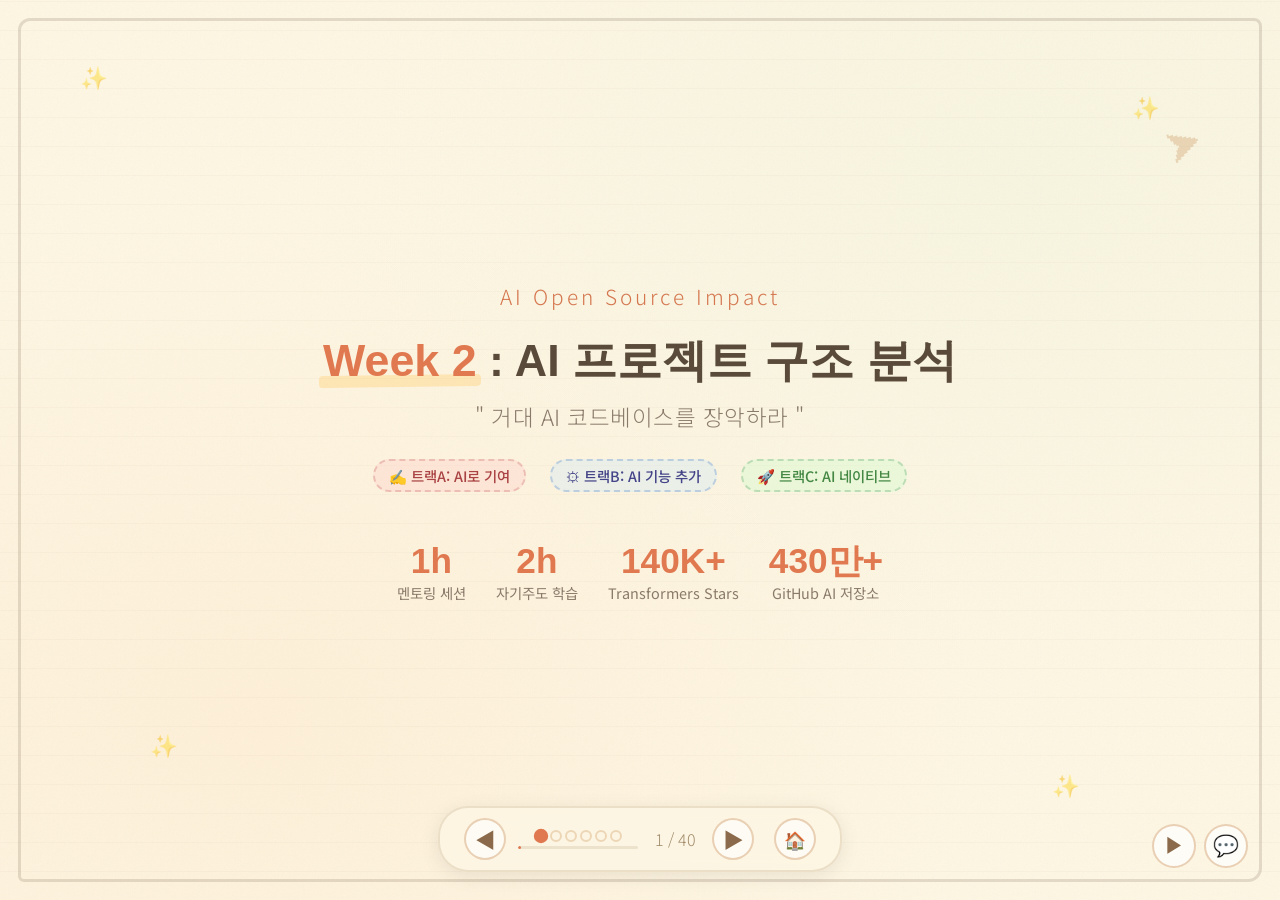
<file: week2-slides.html>
<!DOCTYPE html>
<html lang="ko">
<head>
<!-- Google tag (gtag.js) -->
<script async src="https://www.googletagmanager.com/gtag/js?id=G-9C4HG0H600"></script>
<script>
  window.dataLayer = window.dataLayer || [];
  function gtag(){dataLayer.push(arguments);}
  gtag('js', new Date());
  gtag('config', 'G-9C4HG0H600');
</script>
<meta charset="UTF-8">
<meta name="viewport" content="width=device-width, initial-scale=1.0">
<title>AIOI Week 2 - AI 프로젝트 구조 분석</title>
<meta name="description" content="AIOI 2주차: 거대 AI 코드베이스를 장악하라. 코드 분석, 이슈 선정, 기여 계획 수립.">
<meta name="keywords" content="AI, 오픈소스, AIOI, 코드 분석, 이슈 선정, 기여 계획, AI 프로젝트">
<meta name="author" content="AIOI">
<meta name="theme-color" content="#e07850">
<meta property="og:type" content="article">
<meta property="og:title" content="AIOI Week 2 - AI 프로젝트 구조 분석">
<meta property="og:description" content="거대 AI 코드베이스를 장악하라. 코드 분석, 이슈 선정, 기여 계획 수립.">
<meta property="og:image" content="https://revfactory.github.io/aioi_slide/banner.png">
<meta property="og:url" content="https://revfactory.github.io/aioi_slide/week2-slides.html">
<meta property="og:site_name" content="AIOI">
<meta property="og:locale" content="ko_KR">
<meta name="twitter:card" content="summary_large_image">
<meta name="twitter:title" content="AIOI Week 2 - AI 프로젝트 구조 분석">
<meta name="twitter:description" content="거대 AI 코드베이스를 장악하라. 코드 분석, 이슈 선정, 기여 계획.">
<meta name="twitter:image" content="https://revfactory.github.io/aioi_slide/banner.png">
<link rel="stylesheet" href="slides-common.css">
</head>
<body>

<div class="slide-container">

  <!-- ===== SLIDE 1: Title ===== -->
  <div class="slide active" id="slide-1">
    <span class="sparkle" style="top:60px;left:80px;">&#10024;</span>
    <span class="sparkle" style="top:90px;right:120px;animation-delay:0.5s;">&#10024;</span>
    <span class="sparkle" style="bottom:140px;left:150px;animation-delay:1s;">&#10024;</span>
    <span class="sparkle" style="bottom:100px;right:200px;animation-delay:1.5s;">&#10024;</span>
    <span class="doodle-arrow" style="top:120px;right:80px;transform:rotate(-20deg);">&#10148;</span>
    <div style="margin-bottom:18px;">
      <span style="font-family:'Noto Sans KR',sans-serif;font-weight:300;font-size:1.3rem;color:#d4764e;letter-spacing:3px;">AI Open Source Impact</span>
    </div>
    <div class="slide-title" style="font-size:2.8rem;margin-bottom:8px;">
      <span class="highlight">Week 2</span> : AI 프로젝트 구조 분석
    </div>
    <div class="slide-subtitle" style="font-size:1.4rem;margin-bottom:24px;">
      " 거대 AI 코드베이스를 장악하라 "
    </div>
    <div style="display:flex;gap:16px;margin-bottom:32px;">
      <span class="tag a">&#9997; 트랙A: AI로 기여</span>
      <span class="tag b">&#9881; 트랙B: AI 기능 추가</span>
      <span class="tag c">&#128640; 트랙C: AI 네이티브</span>
    </div>
    <div class="stats-row">
      <div class="stat-item"><div class="stat-value">1h</div><div class="stat-label">멘토링 세션</div></div>
      <div class="stat-item"><div class="stat-value">2h</div><div class="stat-label">자기주도 학습</div></div>
      <div class="stat-item"><div class="stat-value">140K+</div><div class="stat-label"><a class="oss-link" href="https://github.com/huggingface/transformers" target="_blank">Transformers</a> Stars</div></div>
      <div class="stat-item"><div class="stat-value">430만+</div><div class="stat-label">GitHub AI 저장소</div></div>
    </div>
  </div>

  <!-- ===== SLIDE 2: 학습 목표 ===== -->
  <div class="slide" id="slide-2">
    <span class="big-number">02</span>
    <span class="sparkle" style="top:50px;left:100px;">&#10024;</span>
    <div class="slide-title">이번 주 <span class="highlight">학습 목표</span></div>
    <div class="slide-subtitle">Week 2에서 달성해야 할 3가지 핵심 목표</div>
    <div class="card-row">
      <div class="card pink" style="max-width:300px;">
        <div class="card-title">&#128269; 목표 1</div>
        <div class="card-body">
          <li>AI 오픈소스 프로젝트의 <span class="marker-text red">아키텍처</span>와 코드 구조를 이해한다</li>
          <li>전통 OSS와 AI OSS의 구조적 차이점 파악</li>
          <li>모델 메타데이터, 추론 파이프라인 이해</li>
        </div>
      </div>
      <div class="card blue" style="max-width:300px;">
        <div class="card-title">&#129302; 목표 2</div>
        <div class="card-body">
          <li><span class="marker-text blue">AI 도구</span>를 활용하여 대규모 코드베이스를 효율적으로 분석한다</li>
          <li><a class="oss-link" href="https://github.com/anthropics/claude-code" target="_blank">Claude Code</a>, <a class="oss-link" href="https://github.com/features/copilot" target="_blank">Copilot</a>, <a class="oss-link" href="https://github.com/getcursor/cursor" target="_blank">Cursor</a> 활용</li>
          <li>AI 기반 코드 이해 워크플로우 습득</li>
        </div>
      </div>
      <div class="card green" style="max-width:300px;">
        <div class="card-title">&#128221; 목표 3</div>
        <div class="card-body">
          <li>기여할 <span class="marker-text green">이슈를 선정</span>하고 구체적인 기여 계획을 수립한다</li>
          <li>Good First Issue 분석법 습득</li>
          <li>PR 초안 및 기여 계획서 작성</li>
        </div>
      </div>
    </div>
  </div>

  <!-- ===== SLIDE 3: 멘토링 세션 일정 ===== -->
  <div class="slide" id="slide-3">
    <span class="big-number">03</span>
    <div class="slide-title">멘토링 세션 <span class="highlight">일정</span></div>
    <div class="slide-subtitle">화상회의 1시간 &middot; 3개 세션</div>
    <div class="timeline">
      <div class="timeline-item">
        <div class="timeline-dot" style="border-color:#e07850;">&#9312;</div>
        <div class="timeline-label">AI 프로젝트 구조 해부</div>
        <div class="timeline-desc">20분 &middot; config.json, tokenizer.json, 추론 파이프라인, 모듈 의존성</div>
      </div>
      <div class="timeline-item">
        <div class="timeline-dot" style="border-color:#5a9e6f;">&#9313;</div>
        <div class="timeline-label">AI 도구 활용 실습</div>
        <div class="timeline-desc">20분 &middot; <a class="oss-link" href="https://github.com/anthropics/claude-code" target="_blank">Claude Code</a>로 코드베이스 탐색 실습</div>
      </div>
      <div class="timeline-item">
        <div class="timeline-dot" style="border-color:#5a8ec4;">&#9314;</div>
        <div class="timeline-label">이슈 선정 워크숍</div>
        <div class="timeline-desc">20분 &middot; Good First Issue 분석, 기여 계획서 작성</div>
      </div>
    </div>
    <div style="margin-top:28px;padding:16px 24px;border-radius:12px;background:rgba(224,120,80,0.08);border:2px dashed rgba(224,120,80,0.25);max-width:800px;">
      <div style="font-family:'Nanum Square Round',sans-serif;font-weight:700;font-size:1rem;color:#d4764e;margin-bottom:6px;">&#128218; 자기주도 학습 (2h)</div>
      <div style="font-family:'Noto Sans KR',sans-serif;font-size:0.95rem;color:#8a7a6a;line-height:1.7;">
        코드 추적 실습 (파이프라인 다이어그램) &middot; 이슈 분석 (이슈 분석 보고서) &middot; 기여 계획서 작성 (PR 초안)
      </div>
    </div>
  </div>

  <!-- ===== SLIDE 4: 전통 OSS vs AI OSS 구조 ===== -->
  <div class="slide" id="slide-4">
    <span class="big-number">04</span>
    <span class="sparkle" style="top:70px;right:140px;">&#10024;</span>
    <div class="slide-title">전통 OSS vs <span class="highlight">AI OSS</span> 프로젝트 구조</div>
    <div class="slide-subtitle">근본적으로 다른 프로젝트 구조를 이해하자</div>
    <table class="compare-table">
      <tr><th style="width:15%;">구분</th><th style="width:40%;">&#128214; 전통 OSS</th><th style="width:40%;">&#129302; AI OSS</th></tr>
      <tr><td><span class="marker-text orange">핵심 자산</span></td><td>소스 코드</td><td><span class="marker-text red">코드 + 모델 웨이트 + 데이터셋</span></td></tr>
      <tr><td><span class="marker-text orange">디렉터리</span></td><td>src/, lib/, tests/, docs/</td><td>models/, data/, configs/, scripts/, notebooks/</td></tr>
      <tr><td><span class="marker-text orange">설정 파일</span></td><td>package.json, Makefile</td><td><span class="marker-text blue">config.json, tokenizer.json, training_args.json</span></td></tr>
      <tr><td><span class="marker-text orange">빌드</span></td><td>npm build, make</td><td>pip install + <span class="marker-text green">모델 다운로드 (수 GB~수백 GB)</span></td></tr>
      <tr><td><span class="marker-text orange">테스트</span></td><td>단위/통합 테스트</td><td>벤치마크 + 인간 평가 + 정확도 측정</td></tr>
      <tr><td><span class="marker-text orange">라이선스</span></td><td>MIT, Apache 2.0</td><td>코드 라이선스 + <span class="marker-text red">모델 라이선스</span> 별도</td></tr>
    </table>
  </div>

  <!-- ===== SLIDE 5: AI 프로젝트 일반 구조 ===== -->
  <div class="slide" id="slide-5">
    <span class="big-number">05</span>
    <div class="slide-title">AI 프로젝트 <span class="highlight">일반 구조</span></div>
    <div class="slide-subtitle"><a class="oss-link" href="https://github.com/huggingface/transformers" target="_blank">Transformers</a>, <a class="oss-link" href="https://github.com/langchain-ai/langchain" target="_blank">LangChain</a>, <a class="oss-link" href="https://github.com/langgenius/dify" target="_blank">Dify</a> 등 공통 패턴</div>
    <div class="code-block">my-ai-project/
├── README.md              # 프로젝트 소개 &amp; 퀵스타트
├── CONTRIBUTING.md         # 기여 가이드라인
├── setup.py / pyproject.toml  # 패키지 설정
├── src/ 또는 패키지명/
│   ├── models/            # 모델 정의 (아키텍처)
│   ├── data/              # 데이터 로딩 &amp; 전처리
│   ├── training/          # 학습 루프 &amp; 최적화
│   ├── inference/         # 추론 파이프라인
│   ├── configs/           # 하이퍼파라미터 설정
│   └── utils/             # 유틸리티 함수
├── tests/                 # 테스트 코드
├── scripts/               # 학습/평가 스크립트
├── notebooks/             # Jupyter 노트북 예제
├── docs/                  # 문서
└── .github/workflows/     # CI/CD (GitHub Actions)</div>
  </div>

  <!-- ===== SLIDE 6: config.json 해부 ===== -->
  <div class="slide" id="slide-6">
    <span class="big-number">06</span>
    <span class="sparkle" style="top:60px;left:90px;animation-delay:0.3s;">&#10024;</span>
    <div class="slide-title">핵심 파일 해부: <span class="highlight">config.json</span></div>
    <div class="slide-subtitle">모델의 DNA &mdash; 아키텍처와 하이퍼파라미터 정의</div>
    <div style="display:flex;gap:24px;width:100%;max-width:1100px;">
      <div class="code-block" style="flex:1;">{
  "model_type": "llama",
  "hidden_size": 4096,
  "intermediate_size": 11008,
  "num_hidden_layers": 32,
  "num_attention_heads": 32,
  "vocab_size": 32000,
  "max_position_embeddings": 4096,
  "torch_dtype": "float16",
  "architectures": ["LlamaForCausalLM"]
}</div>
      <div class="card yellow" style="flex:1;max-width:450px;">
        <div class="card-title">&#128270; 핵심 필드 설명</div>
        <div class="card-body">
          <li><span class="marker-text orange">model_type</span>: 모델 패밀리 (llama, gpt2, bert...)</li>
          <li><span class="marker-text orange">hidden_size</span>: 히든 레이어 차원 (모델 크기 결정)</li>
          <li><span class="marker-text orange">num_hidden_layers</span>: 트랜스포머 레이어 수</li>
          <li><span class="marker-text orange">num_attention_heads</span>: 어텐션 헤드 수</li>
          <li><span class="marker-text orange">vocab_size</span>: 토크나이저 어휘 크기</li>
          <li><span class="marker-text orange">torch_dtype</span>: 모델 정밀도 (fp16, bf16...)</li>
        </div>
      </div>
    </div>
  </div>

  <!-- ===== SLIDE 7: tokenizer.json 해부 ===== -->
  <div class="slide" id="slide-7">
    <span class="big-number">07</span>
    <div class="slide-title">핵심 파일 해부: <span class="highlight">tokenizer.json</span></div>
    <div class="slide-subtitle">텍스트를 토큰 ID로 변환하는 규칙의 집합</div>
    <div class="card-row">
      <div class="card pink" style="max-width:320px;">
        <div class="card-title">&#9999; 토크나이저 구성요소</div>
        <div class="card-body">
          <li><span class="marker-text red">vocabulary</span>: 토큰-ID 매핑 사전</li>
          <li><span class="marker-text red">merges</span>: BPE 병합 규칙</li>
          <li><span class="marker-text red">special_tokens</span>: [BOS], [EOS], [PAD] 등</li>
          <li><span class="marker-text red">normalizer</span>: 텍스트 정규화 규칙</li>
          <li><span class="marker-text red">pre_tokenizer</span>: 사전 분할 규칙</li>
        </div>
      </div>
      <div class="card green" style="max-width:320px;">
        <div class="card-title">&#128200; 토큰화 알고리즘</div>
        <div class="card-body">
          <li><span class="marker-text green">BPE</span>: GPT 계열 (바이트 페어 인코딩)</li>
          <li><span class="marker-text green">WordPiece</span>: BERT 계열</li>
          <li><span class="marker-text green">SentencePiece</span>: LLaMA, T5</li>
          <li><span class="marker-text green">Tiktoken</span>: OpenAI GPT-4</li>
        </div>
      </div>
      <div class="card blue" style="max-width:320px;">
        <div class="card-title">&#128161; 토큰화 예시</div>
        <div class="card-body">
          <li>입력: "안녕하세요"</li>
          <li>토큰: ["안", "녕", "하세요"]</li>
          <li>ID: [15023, 8842, 31095]</li>
          <li>한국어는 토큰 효율이 낮아 더 많은 토큰 소모</li>
        </div>
      </div>
    </div>
  </div>

  <!-- ===== SLIDE 8: Model Weights ===== -->
  <div class="slide" id="slide-8">
    <span class="big-number">08</span>
    <div class="slide-title">핵심 파일 해부: <span class="highlight">Model Weights</span></div>
    <div class="slide-subtitle">학습된 파라미터 &mdash; 모델의 지식 그 자체</div>
    <div class="card-row">
      <div class="card orange" style="max-width:500px;">
        <div class="card-title">&#128190; 웨이트 파일 형식</div>
        <div class="card-body">
          <li><span class="marker-text orange">PyTorch</span>: pytorch_model.bin / model.safetensors</li>
          <li><span class="marker-text orange">TensorFlow</span>: tf_model.h5 / saved_model/</li>
          <li><span class="marker-text orange">GGUF</span>: <a class="oss-link" href="https://github.com/ggerganov/llama.cpp" target="_blank">llama.cpp</a>용 양자화 포맷</li>
          <li><span class="marker-text orange">ONNX</span>: 크로스 프레임워크 호환</li>
          <li>safetensors가 보안/속도 면에서 권장 (HuggingFace 표준)</li>
        </div>
      </div>
      <div class="card purple" style="max-width:500px;">
        <div class="card-title">&#128202; 모델 크기와 양자화</div>
        <div class="card-body">
          <li>7B 모델 (FP16): ~<span class="marker-text red">14 GB</span></li>
          <li>7B 모델 (Q4_K_M): ~<span class="marker-text green">4.1 GB</span></li>
          <li>70B 모델 (FP16): ~<span class="marker-text red">140 GB</span></li>
          <li>70B 모델 (Q4_K_M): ~<span class="marker-text green">40 GB</span></li>
          <li>양자화로 크기 3~4배 축소, 정확도 손실 최소</li>
        </div>
      </div>
    </div>
  </div>

  <!-- ===== SLIDE 9: Inference Pipeline 개요 ===== -->
  <div class="slide" id="slide-9">
    <span class="big-number">09</span>
    <span class="sparkle" style="top:55px;right:160px;animation-delay:0.4s;">&#10024;</span>
    <div class="slide-title">Inference Pipeline <span class="highlight">전체 흐름</span></div>
    <div class="slide-subtitle">입력부터 출력까지 &mdash; 데이터가 흐르는 경로를 추적하자</div>
    <div class="flow-row">
      <div class="flow-box step1"><div style="font-weight:700;">&#9312; 입력</div><div style="font-size:0.85rem;color:#8a7a6a;">사용자 텍스트<br/>"안녕하세요"</div></div>
      <span class="flow-arrow">&#10148;</span>
      <div class="flow-box step2"><div style="font-weight:700;">&#9313; 토큰화</div><div style="font-size:0.85rem;color:#8a7a6a;">Tokenizer<br/>[15023, 8842, ...]</div></div>
      <span class="flow-arrow">&#10148;</span>
      <div class="flow-box step3"><div style="font-weight:700;">&#9314; 임베딩</div><div style="font-size:0.85rem;color:#8a7a6a;">Token Embedding<br/>+ Position Encoding</div></div>
      <span class="flow-arrow">&#10148;</span>
      <div class="flow-box step4"><div style="font-weight:700;">&#9315; 트랜스포머</div><div style="font-size:0.85rem;color:#8a7a6a;">Self-Attention<br/>+ FFN × N layers</div></div>
      <span class="flow-arrow">&#10148;</span>
      <div class="flow-box step5"><div style="font-weight:700;">&#9316; 출력</div><div style="font-size:0.85rem;color:#8a7a6a;">Logits → Sampling<br/>→ 텍스트 디코딩</div></div>
    </div>
    <div style="margin-top:20px;font-family:'Noto Sans KR',sans-serif;font-size:1rem;color:#8a7a6a;">
      &#128161; 이 흐름을 코드에서 직접 추적하는 것이 이번 주 핵심 과제입니다
    </div>
  </div>

  <!-- ===== SLIDE 10: Inference Pipeline 상세 1 ===== -->
  <div class="slide" id="slide-10">
    <span class="big-number">10</span>
    <div class="slide-title">파이프라인 상세: <span class="highlight">토큰화 &amp; 임베딩</span></div>
    <div class="slide-subtitle">텍스트 → 숫자 → 벡터로의 변환</div>
    <div class="card-row">
      <div class="card yellow" style="max-width:500px;">
        <div class="card-title">&#9999; 토큰화 과정</div>
        <div class="card-body">
          <li>1. 텍스트 정규화 (소문자 변환, 특수문자 처리)</li>
          <li>2. Pre-tokenization (공백/구두점 기준 분할)</li>
          <li>3. BPE/WordPiece로 서브워드 분할</li>
          <li>4. Special token 추가 ([BOS], [EOS])</li>
          <li>5. Token → ID 매핑</li>
          <li>6. Attention Mask 생성</li>
        </div>
      </div>
      <div class="card blue" style="max-width:500px;">
        <div class="card-title">&#128200; 임베딩 레이어</div>
        <div class="card-body">
          <li>Token Embedding: ID → 고차원 벡터</li>
          <li>Positional Encoding: 위치 정보 추가</li>
          <li>RoPE (Rotary Position Embedding): LLaMA 계열</li>
          <li>ALiBi: 선형 바이어스 기반 위치 인코딩</li>
          <li>결과: [batch, seq_len, hidden_size] 텐서</li>
        </div>
      </div>
    </div>
    <div class="code-block" style="margin-top:16px;max-width:800px;"># HuggingFace Transformers 예시
from transformers import AutoTokenizer, AutoModel
tokenizer = AutoTokenizer.from_pretrained("meta-llama/Llama-3.2-3B")
inputs = tokenizer("안녕하세요", return_tensors="pt")
# inputs: {'input_ids': tensor([[1, 15023, 8842, ...]]), 'attention_mask': tensor([[1, 1, 1, ...]])}</div>
  </div>

  <!-- ===== SLIDE 11: Inference Pipeline 상세 2 ===== -->
  <div class="slide" id="slide-11">
    <span class="big-number">11</span>
    <div class="slide-title">파이프라인 상세: <span class="highlight">트랜스포머 블록</span></div>
    <div class="slide-subtitle">Self-Attention + Feed-Forward Network의 반복</div>
    <div class="card-row">
      <div class="card pink" style="max-width:340px;">
        <div class="card-title">&#128301; Self-Attention</div>
        <div class="card-body">
          <li>Query, Key, Value 행렬 계산</li>
          <li>Attention Score = Q × K^T / √d</li>
          <li>Softmax → 가중치 적용</li>
          <li>Multi-Head: 여러 관점에서 동시 어텐션</li>
          <li>KV Cache: 추론 시 이전 결과 재사용</li>
        </div>
      </div>
      <div class="card green" style="max-width:340px;">
        <div class="card-title">&#128260; Feed-Forward</div>
        <div class="card-body">
          <li>2개의 선형 변환 + 활성화 함수</li>
          <li>SwiGLU 활성화 (LLaMA)</li>
          <li>GELU 활성화 (GPT)</li>
          <li>Intermediate Size ≈ 2.7× Hidden Size</li>
          <li>대부분의 파라미터가 여기에 집중</li>
        </div>
      </div>
      <div class="card purple" style="max-width:340px;">
        <div class="card-title">&#128736; 정규화 &amp; 연결</div>
        <div class="card-body">
          <li>Layer Normalization (Pre-LN이 표준)</li>
          <li>RMSNorm: LLaMA의 효율적 정규화</li>
          <li>Residual Connection: 그래디언트 흐름 보장</li>
          <li>Dropout: 학습 시 과적합 방지</li>
        </div>
      </div>
    </div>
  </div>

  <!-- ===== SLIDE 12: Inference Pipeline 상세 3 ===== -->
  <div class="slide" id="slide-12">
    <span class="big-number">12</span>
    <div class="slide-title">파이프라인 상세: <span class="highlight">출력 &amp; 디코딩</span></div>
    <div class="slide-subtitle">Logits에서 텍스트로 &mdash; 샘플링 전략</div>
    <div class="card-row">
      <div class="card orange" style="max-width:500px;">
        <div class="card-title">&#127922; 샘플링 전략</div>
        <div class="card-body">
          <li><span class="marker-text red">Greedy</span>: 항상 최고 확률 토큰 선택 (빠르지만 반복적)</li>
          <li><span class="marker-text blue">Top-K</span>: 상위 K개 토큰 중 랜덤 선택</li>
          <li><span class="marker-text green">Top-P (Nucleus)</span>: 누적 확률 P까지의 토큰 중 선택</li>
          <li><span class="marker-text orange">Temperature</span>: 확률 분포 조절 (높을수록 다양)</li>
          <li><span class="marker-text red">Beam Search</span>: 여러 후보 경로를 동시 탐색</li>
        </div>
      </div>
      <div class="card blue" style="max-width:500px;">
        <div class="card-title">&#128260; 디코딩 흐름</div>
        <div class="card-body">
          <li>1. 마지막 히든 스테이트 → LM Head (선형 변환)</li>
          <li>2. Logits: [vocab_size] 크기 벡터</li>
          <li>3. Temperature 적용: logits / T</li>
          <li>4. Top-K/Top-P 필터링</li>
          <li>5. Softmax → 확률 분포</li>
          <li>6. 샘플링 → 토큰 ID → 텍스트</li>
          <li>7. EOS 토큰까지 반복 (Autoregressive)</li>
        </div>
      </div>
    </div>
  </div>

  <!-- ===== SLIDE 13: 모듈 의존성 분석 ===== -->
  <div class="slide" id="slide-13">
    <span class="big-number">13</span>
    <div class="slide-title">모듈 <span class="highlight">의존성 분석</span> 방법</div>
    <div class="slide-subtitle">코드베이스의 연결 관계를 파악하는 기법</div>
    <div class="card-row">
      <div class="card green" style="max-width:340px;">
        <div class="card-title">&#128270; 정적 분석</div>
        <div class="card-body">
          <li>import 구문 추적</li>
          <li>클래스 상속 관계 파악</li>
          <li>함수 호출 그래프 생성</li>
          <li>도구: pydeps, pyreverse, madge</li>
        </div>
      </div>
      <div class="card yellow" style="max-width:340px;">
        <div class="card-title">&#129302; AI 도구 활용</div>
        <div class="card-body">
          <li><a class="oss-link" href="https://github.com/anthropics/claude-code" target="_blank">Claude Code</a>: "이 모듈의 의존성을 분석해줘"</li>
          <li><a class="oss-link" href="https://github.com/getcursor/cursor" target="_blank">Cursor</a>: @Codebase로 전체 구조 질문</li>
          <li>"이 함수를 호출하는 곳을 모두 찾아줘"</li>
          <li>AI가 의존성 다이어그램 생성</li>
        </div>
      </div>
      <div class="card pink" style="max-width:340px;">
        <div class="card-title">&#128200; 핵심 지표</div>
        <div class="card-body">
          <li>모듈 결합도 (Coupling)</li>
          <li>응집도 (Cohesion)</li>
          <li>순환 의존성 (Circular deps)</li>
          <li>진입점 (Entry points) 파악</li>
        </div>
      </div>
    </div>
  </div>

  <!-- ===== SLIDE 14: 의존성 분석 실습 ===== -->
  <div class="slide" id="slide-14">
    <span class="big-number">14</span>
    <div class="slide-title">의존성 분석 <span class="highlight">실습</span></div>
    <div class="slide-subtitle"><a class="oss-link" href="https://github.com/huggingface/transformers" target="_blank">Transformers</a> 라이브러리를 예시로</div>
    <div class="code-block" style="max-width:900px;">transformers/
├── models/          # 200+ 모델 아키텍처 (각각 독립적 모듈)
│   ├── llama/       # LLaMA 모델
│   │   ├── modeling_llama.py      # 모델 구현
│   │   ├── configuration_llama.py # config 클래스
│   │   └── tokenization_llama.py  # 토크나이저
│   ├── bert/        # BERT 모델
│   └── gpt2/        # GPT-2 모델
├── pipelines/       # 고수준 추론 API (pipeline("text-generation"))
├── generation/      # 텍스트 생성 로직 (sampling, beam search)
├── tokenization_utils.py  # 토크나이저 기반 클래스
├── modeling_utils.py      # 모델 기반 클래스 (PreTrainedModel)
└── configuration_utils.py # 설정 기반 클래스 (PretrainedConfig)

의존성 흐름: pipeline → model → config + tokenizer → generation</div>
    <div style="margin-top:12px;font-family:'Noto Sans KR',sans-serif;font-size:0.95rem;color:#8a7a6a;">
      &#128161; 각 모델은 독립적이지만, 공통 기반 클래스(PreTrainedModel)를 상속받아 일관된 API 제공
    </div>
  </div>

  <!-- ===== SLIDE 15: Claude Code 코드 분석 1 ===== -->
  <div class="slide" id="slide-15">
    <span class="big-number">15</span>
    <span class="sparkle" style="top:50px;left:100px;">&#10024;</span>
    <div class="slide-title"><a class="oss-link" href="https://github.com/anthropics/claude-code" target="_blank">Claude Code</a>로 <span class="highlight">코드 분석</span> (1)</div>
    <div class="slide-subtitle">프로젝트 셋업 &amp; 전체 구조 파악</div>
    <div class="card-row">
      <div class="card blue" style="max-width:500px;">
        <div class="card-title">&#9312; 프로젝트 셋업</div>
        <div class="card-body">
          <li>git clone &lt;repo-url&gt;</li>
          <li>cd &lt;repo&gt;</li>
          <li><span class="marker-text blue">claude</span> (Claude Code 시작)</li>
          <li><span class="marker-text blue">/init</span> (CLAUDE.md 자동 생성)</li>
          <li>프로젝트 개요, 기술 스택, 폴더 구조, 컨벤션이 기록됨</li>
        </div>
      </div>
      <div class="card green" style="max-width:500px;">
        <div class="card-title">&#9313; 전체 구조 질문</div>
        <div class="card-body">
          <li>"이 프로젝트의 전체 아키텍처를 설명해줘"</li>
          <li>"주요 모듈과 의존성을 파악해줘"</li>
          <li>"이 프로젝트의 진입점(entry point)은 어디야?"</li>
          <li>"CONTRIBUTING.md를 읽고 기여 가이드라인을 요약해줘"</li>
        </div>
      </div>
    </div>
    <div style="margin-top:16px;padding:14px 20px;border-radius:10px;background:rgba(100,200,120,0.08);border:2px dashed rgba(100,200,120,0.25);max-width:900px;">
      <div style="font-family:'Noto Sans KR',sans-serif;font-size:0.95rem;color:#5a4a3a;">
        &#9888; <span class="hand-underline">아직 코드 수정은 하지 마세요!</span> 먼저 프로젝트 구조를 완전히 이해한 후에 코드를 수정하세요.
      </div>
    </div>
  </div>

  <!-- ===== SLIDE 16: Claude Code 코드 분석 2 ===== -->
  <div class="slide" id="slide-16">
    <span class="big-number">16</span>
    <div class="slide-title"><a class="oss-link" href="https://github.com/anthropics/claude-code" target="_blank">Claude Code</a>로 <span class="highlight">코드 분석</span> (2)</div>
    <div class="slide-subtitle">이슈 관련 코드 탐색 &amp; 함수 추적</div>
    <div class="card-row">
      <div class="card yellow" style="max-width:500px;">
        <div class="card-title">&#128270; 코드 탐색 질문 예시</div>
        <div class="card-body">
          <li>"이 함수의 역할은 무엇이야?"</li>
          <li>"이 모듈의 데이터 흐름은 어떻게 돼?"</li>
          <li>"이 클래스를 사용하는 곳을 모두 찾아줘"</li>
          <li>"이 에러가 발생하는 원인을 분석해줘"</li>
          <li>"이 테스트가 무엇을 검증하는지 설명해줘"</li>
          <li>"이슈 #123과 관련된 코드를 찾아줘"</li>
        </div>
      </div>
      <div class="card pink" style="max-width:500px;">
        <div class="card-title">&#128736; 실용 팁</div>
        <div class="card-body">
          <li>에이전틱 검색으로 관련 파일 자동 탐색</li>
          <li>멀티파일 컨텍스트로 전체 흐름 파악</li>
          <li>git log와 연동하여 변경 이력 추적</li>
          <li>테스트 코드를 먼저 읽어 기대 동작 이해</li>
          <li>CLAUDE.md에 발견한 내용을 계속 기록</li>
        </div>
      </div>
    </div>
  </div>

  <!-- ===== SLIDE 17: Claude Code 코드 분석 3 ===== -->
  <div class="slide" id="slide-17">
    <span class="big-number">17</span>
    <div class="slide-title"><a class="oss-link" href="https://github.com/anthropics/claude-code" target="_blank">Claude Code</a> <span class="highlight">실전 워크플로우</span></div>
    <div class="slide-subtitle">End-to-End: 이슈 분석부터 수정 방향 도출까지</div>
    <div class="flow-row">
      <div class="flow-box step1"><div style="font-weight:700;">이슈 확인</div><div style="font-size:0.8rem;color:#8a7a6a;">GitHub 이슈 읽기</div></div>
      <span class="flow-arrow">&#10148;</span>
      <div class="flow-box step2"><div style="font-weight:700;">코드 탐색</div><div style="font-size:0.8rem;color:#8a7a6a;">관련 코드 찾기</div></div>
      <span class="flow-arrow">&#10148;</span>
      <div class="flow-box step3"><div style="font-weight:700;">원인 분석</div><div style="font-size:0.8rem;color:#8a7a6a;">버그/기능 이해</div></div>
      <span class="flow-arrow">&#10148;</span>
      <div class="flow-box step4"><div style="font-weight:700;">수정 방향</div><div style="font-size:0.8rem;color:#8a7a6a;">해결 전략 수립</div></div>
      <span class="flow-arrow">&#10148;</span>
      <div class="flow-box step5"><div style="font-weight:700;">계획서 작성</div><div style="font-size:0.8rem;color:#8a7a6a;">PR 초안 준비</div></div>
    </div>
    <div class="code-block" style="margin-top:20px;max-width:900px;"># Claude Code 실전 예시
> "GitHub 이슈 #456을 분석해줘. 관련 코드를 찾고 원인을 파악해줘."

Claude Code가 자동으로:
1. 이슈 내용 파악
2. 관련 파일 검색 (grep, file search)
3. 코드 흐름 추적
4. 원인 분석 결과 보고
5. 수정 방향 제안</div>
  </div>

  <!-- ===== SLIDE 18: GitHub Copilot / Cursor ===== -->
  <div class="slide" id="slide-18">
    <span class="big-number">18</span>
    <span class="sparkle" style="bottom:100px;right:110px;animation-delay:1.2s;">&#10024;</span>
    <div class="slide-title"><a class="oss-link" href="https://github.com/features/copilot" target="_blank">GitHub Copilot</a> &amp; <a class="oss-link" href="https://github.com/getcursor/cursor" target="_blank"><span class="highlight">Cursor</span></a> 활용</div>
    <div class="slide-subtitle">IDE 내에서의 AI 기반 코드 분석</div>
    <div class="card-row">
      <div class="card blue" style="max-width:500px;">
        <div class="card-title">&#129302; <a class="oss-link" href="https://github.com/features/copilot" target="_blank">GitHub Copilot</a></div>
        <div class="card-body">
          <li><span class="marker-text blue">Agent Mode</span>: 자율적 코드 작성 &amp; PR 생성</li>
          <li>코드 설명: 함수 위에 커서 → "Explain this"</li>
          <li>테스트 자동 생성: "/tests" 명령</li>
          <li><a class="oss-link" href="https://github.com/modelcontextprotocol/specification" target="_blank">MCP</a> 지원으로 외부 도구 연동</li>
          <li>VS Code 내 자연스러운 통합</li>
        </div>
      </div>
      <div class="card purple" style="max-width:500px;">
        <div class="card-title">&#9997; <a class="oss-link" href="https://github.com/getcursor/cursor" target="_blank">Cursor</a></div>
        <div class="card-body">
          <li><span class="marker-text blue">@Codebase</span>: 전체 레포 대상 질문</li>
          <li><span class="marker-text blue">@Files</span>, <span class="marker-text blue">@Folders</span>: 특정 파일/폴더 참조</li>
          <li>멀티파일 편집: 여러 파일 동시 수정</li>
          <li>GPT-4o, Claude Sonnet, Gemini 등 모델 선택</li>
          <li>큰 컨텍스트 윈도우로 복잡한 분석에 유리</li>
        </div>
      </div>
    </div>
  </div>

  <!-- ===== SLIDE 19: AI 도구 비교 ===== -->
  <div class="slide" id="slide-19">
    <span class="big-number">19</span>
    <div class="slide-title">AI 코딩 도구 <span class="highlight">비교</span></div>
    <div class="slide-subtitle">상황에 맞는 도구를 선택하자</div>
    <table class="compare-table">
      <tr><th>도구</th><th>타입</th><th>강점</th><th>코드 분석 활용</th></tr>
      <tr><td><a class="oss-link" href="https://github.com/anthropics/claude-code" target="_blank"><span class="marker-text blue">Claude Code</span></a></td><td>터미널 에이전트</td><td>전체 코드베이스 탐색, Git 통합</td><td>프로젝트 구조 파악, 이슈 분석</td></tr>
      <tr><td><span class="marker-text green">Copilot</span></td><td>IDE 확장</td><td>실시간 자동완성, Agent Mode</td><td>함수 설명, 테스트 생성</td></tr>
      <tr><td><a class="oss-link" href="https://github.com/getcursor/cursor" target="_blank"><span class="marker-text orange">Cursor</span></a></td><td>AI IDE</td><td>멀티파일 편집, 큰 컨텍스트</td><td>@Codebase 질문, 리팩토링</td></tr>
      <tr><td><span class="marker-text red">Aider</span></td><td>CLI 도구</td><td>Git-aware 편집, 오픈소스</td><td>대규모 리팩토링</td></tr>
    </table>
    <div style="margin-top:16px;font-family:'Noto Sans KR',sans-serif;font-size:1rem;color:#a08a6a;">
      &#128161; AI 도구는 <span class="hand-underline">"이해를 돕는 보조 수단"</span> &mdash; AI 제안을 이해하고 검증한 후 활용!
    </div>
  </div>

  <!-- ===== SLIDE 20: Good First Issue 찾기 ===== -->
  <div class="slide" id="slide-20">
    <span class="big-number">20</span>
    <span class="sparkle" style="top:70px;left:120px;">&#10024;</span>
    <div class="slide-title">Good First Issue <span class="highlight">찾기</span></div>
    <div class="slide-subtitle">첫 기여를 위한 이슈 탐색 전략</div>
    <div class="card-row">
      <div class="card green" style="max-width:340px;">
        <div class="card-title">&#127760; 탐색 플랫폼</div>
        <div class="card-body">
          <li><span class="marker-text green">goodfirstissue.dev</span></li>
          <li>forgoodfirstissue.github.com</li>
          <li>firstcontributions.github.io</li>
          <li>GitHub 라벨: "good first issue"</li>
          <li>GitHub 라벨: "help wanted"</li>
        </div>
      </div>
      <div class="card yellow" style="max-width:340px;">
        <div class="card-title">&#128269; 검색 방법</div>
        <div class="card-body">
          <li>GitHub: label:"good first issue" is:open</li>
          <li>프로젝트별 CONTRIBUTING.md 확인</li>
          <li>Discord/Slack 채널에서 멘토에게 추천 요청</li>
          <li>최근 닫힌 이슈를 참고하여 패턴 파악</li>
        </div>
      </div>
      <div class="card pink" style="max-width:340px;">
        <div class="card-title">&#9888; 주의사항</div>
        <div class="card-body">
          <li>이미 누군가 작업 중인지 확인</li>
          <li>오래된 이슈는 여전히 유효한지 확인</li>
          <li>작업 전 이슈에 코멘트 남기기</li>
          <li>멘토와 상의 후 착수</li>
        </div>
      </div>
    </div>
  </div>

  <!-- ===== SLIDE 21: Good First Issue 분석법 ===== -->
  <div class="slide" id="slide-21">
    <span class="big-number">21</span>
    <div class="slide-title">Good First Issue <span class="highlight">분석법</span></div>
    <div class="slide-subtitle">이슈를 읽고 기여 가능성을 판단하는 방법</div>
    <div class="card-row">
      <div class="card orange" style="max-width:500px;">
        <div class="card-title">&#128221; 이슈 분석 체크리스트</div>
        <div class="card-body">
          <li>&#9745; 이슈 설명이 명확한가?</li>
          <li>&#9745; 재현 방법이 제공되는가?</li>
          <li>&#9745; 관련 코드 영역이 명시되어 있는가?</li>
          <li>&#9745; 기대 동작이 정의되어 있는가?</li>
          <li>&#9745; 테스트 케이스가 제시되어 있는가?</li>
          <li>&#9745; 해결 방향 힌트가 있는가?</li>
          <li>&#9745; 최근 활동이 있는 이슈인가?</li>
        </div>
      </div>
      <div class="card blue" style="max-width:500px;">
        <div class="card-title">&#129302; AI로 이슈 분석하기</div>
        <div class="card-body">
          <li>Claude Code: "이 이슈의 원인과 해결 방향을 분석해줘"</li>
          <li>관련 코드 영역 자동 탐색</li>
          <li>유사한 해결 사례 참조</li>
          <li>난이도 평가 및 작업량 추정</li>
          <li>기여 계획 초안 자동 생성</li>
        </div>
      </div>
    </div>
  </div>

  <!-- ===== SLIDE 22: Good First Issue AI 분석 실습 ===== -->
  <div class="slide" id="slide-22">
    <span class="big-number">22</span>
    <div class="slide-title">AI로 이슈 분석 <span class="highlight">실습</span></div>
    <div class="slide-subtitle">실제 이슈를 Claude Code로 분석하는 과정</div>
    <div class="code-block" style="max-width:900px;"># Step 1: 이슈 내용 확인
> "GitHub 이슈 #789의 내용을 요약해줘"

# Step 2: 관련 코드 탐색
> "이 이슈와 관련된 코드를 찾아줘. 아직 수정은 하지 마"

# Step 3: 원인 분석
> "이 버그의 근본 원인이 무엇인지 분석해줘"

# Step 4: 해결 방향 도출
> "이 문제를 해결하기 위한 방법을 3가지 제안해줘"

# Step 5: 난이도 평가
> "이 이슈를 해결하는 데 예상되는 작업량과 난이도를 평가해줘"</div>
    <div style="margin-top:12px;font-family:'Noto Sans KR',sans-serif;font-size:0.95rem;color:#8a7a6a;">
      &#128161; 항상 AI의 분석 결과를 <span class="hand-underline">직접 코드를 읽어서 검증</span>하세요
    </div>
  </div>

  <!-- ===== SLIDE 23: 이슈 선정 기준 ===== -->
  <div class="slide" id="slide-23">
    <span class="big-number">23</span>
    <div class="slide-title">이슈 선정 <span class="highlight">기준</span></div>
    <div class="slide-subtitle">6주 프로그램에 적합한 이슈를 고르는 전략</div>
    <div class="card-row">
      <div class="card green" style="max-width:500px;">
        <div class="card-title">&#9989; 좋은 이슈의 조건</div>
        <div class="card-body">
          <li>범위가 명확하고 <span class="marker-text green">1~2주 내 해결 가능</span></li>
          <li>관련 코드 영역이 명시되어 있음</li>
          <li>테스트로 완료를 확인할 수 있음</li>
          <li>프로젝트 메인테이너가 활발히 활동 중</li>
          <li>비슷한 이슈가 이전에 해결된 사례가 있음</li>
        </div>
      </div>
      <div class="card pink" style="max-width:500px;">
        <div class="card-title">&#10060; 피해야 할 이슈</div>
        <div class="card-body">
          <li>범위가 모호하거나 너무 넓음</li>
          <li>6개월 이상 방치된 이슈</li>
          <li>아키텍처 변경이 필요한 대규모 리팩토링</li>
          <li>메인테이너 응답이 없는 프로젝트</li>
          <li>이미 다른 사람이 작업 중인 이슈</li>
        </div>
      </div>
    </div>
  </div>

  <!-- ===== SLIDE 24: 이슈 선정 전략 ===== -->
  <div class="slide" id="slide-24">
    <span class="big-number">24</span>
    <div class="slide-title">이슈 선정 <span class="highlight">전략</span></div>
    <div class="slide-subtitle">트랙별 추천 이슈 유형</div>
    <table class="compare-table">
      <tr><th>트랙</th><th>추천 이슈 유형</th><th>난이도</th><th>예상 기간</th></tr>
      <tr><td><span class="tag a">트랙 A</span></td><td>버그 수정, 문서 번역, 테스트 추가, 타이핑 힌트 추가</td><td>&#9733;&#9733;&#9734;</td><td>1~2주</td></tr>
      <tr><td><span class="tag b">트랙 B</span></td><td>AI 기능 추가 (검색, 요약, 챗봇), API 통합</td><td>&#9733;&#9733;&#9733;</td><td>2~3주</td></tr>
      <tr><td><span class="tag c">트랙 C</span></td><td>MCP 서버 개발, AI 데모 앱, 새로운 Tool 추가</td><td>&#9733;&#9733;&#9734;</td><td>1~3주</td></tr>
    </table>
    <div style="margin-top:16px;padding:14px 20px;border-radius:10px;background:rgba(224,120,80,0.08);border:2px dashed rgba(224,120,80,0.25);max-width:800px;">
      <div style="font-family:'Noto Sans KR',sans-serif;font-size:0.95rem;color:#5a4a3a;">
        &#128161; 첫 기여는 <span class="marker-text green">작은 것부터!</span> 문서 수정이나 타이핑 힌트 추가도 훌륭한 기여입니다.
      </div>
    </div>
  </div>

  <!-- ===== SLIDE 25: 기여 계획서 작성법 1 ===== -->
  <div class="slide" id="slide-25">
    <span class="big-number">25</span>
    <span class="sparkle" style="top:55px;right:130px;">&#10024;</span>
    <div class="slide-title">기여 계획서 <span class="highlight">작성법</span></div>
    <div class="slide-subtitle">PR을 제출하기 전에 계획을 세우자</div>
    <div class="card-row">
      <div class="card yellow" style="max-width:500px;">
        <div class="card-title">&#128221; 기여 계획서 구조</div>
        <div class="card-body">
          <li><span class="marker-text orange">1. 이슈 요약</span>: 무엇을 해결하는가?</li>
          <li><span class="marker-text orange">2. 원인 분석</span>: 왜 이 문제가 발생하는가?</li>
          <li><span class="marker-text orange">3. 해결 방향</span>: 어떻게 해결할 것인가?</li>
          <li><span class="marker-text orange">4. 변경 파일</span>: 어떤 파일을 수정하는가?</li>
          <li><span class="marker-text orange">5. 테스트 계획</span>: 어떻게 검증하는가?</li>
          <li><span class="marker-text orange">6. 예상 일정</span>: 언제까지 완료하는가?</li>
        </div>
      </div>
      <div class="card green" style="max-width:500px;">
        <div class="card-title">&#9989; 좋은 계획서 예시</div>
        <div class="card-body">
          <li>이슈: <a class="oss-link" href="https://github.com/langchain-ai/langchain" target="_blank">LangChain</a>의 한국어 문서 번역 (#1234)</li>
          <li>범위: docs/ko/ 디렉터리에 Getting Started 번역</li>
          <li>방법: AI 번역 후 직접 검수, 용어집 준수</li>
          <li>파일: docs/ko/getting_started.md (신규)</li>
          <li>검증: 빌드 성공 + 멘토 리뷰</li>
          <li>일정: 3일 내 초안 → 5일 내 최종</li>
        </div>
      </div>
    </div>
  </div>

  <!-- ===== SLIDE 26: 기여 계획서 작성법 2 ===== -->
  <div class="slide" id="slide-26">
    <span class="big-number">26</span>
    <div class="slide-title">기여 계획서 <span class="highlight">템플릿</span></div>
    <div class="slide-subtitle">복사해서 바로 사용할 수 있는 템플릿</div>
    <div class="code-block" style="max-width:900px;">## 기여 계획서

### 대상 이슈
- 프로젝트: [프로젝트명]
- 이슈 번호: #[번호]
- 이슈 제목: [제목]

### 문제 분석
- 현재 상황: [현재 동작 설명]
- 기대 동작: [올바른 동작 설명]
- 원인: [AI 도구 + 직접 분석으로 파악한 원인]

### 해결 방안
- 접근 방식: [구체적인 해결 방법]
- 변경 예정 파일:
  - [ ] file1.py - [변경 내용]
  - [ ] file2.py - [변경 내용]
  - [ ] test_file.py - [테스트 추가]

### 테스트 계획
- [ ] 기존 테스트 통과 확인
- [ ] 새로운 테스트 케이스 추가
- [ ] CI/CD 파이프라인 통과

### 일정
- 코드 작성: [날짜]
- 테스트 완료: [날짜]
- PR 제출: [날짜]</div>
  </div>

  <!-- ===== SLIDE 27: 기여 계획서 AI 활용 ===== -->
  <div class="slide" id="slide-27">
    <span class="big-number">27</span>
    <div class="slide-title">AI로 기여 계획서 <span class="highlight">작성</span></div>
    <div class="slide-subtitle">Claude Code를 활용한 계획서 초안 생성</div>
    <div class="code-block" style="max-width:900px;margin-bottom:16px;"># Claude Code로 기여 계획서 초안 작성
> "이슈 #789에 대한 기여 계획서를 작성해줘.
   다음을 포함해줘:
   1. 문제 분석 (원인과 영향)
   2. 해결 방안 (구체적 코드 변경 계획)
   3. 변경 예정 파일 목록
   4. 테스트 계획
   코드는 아직 수정하지 마."</div>
    <div class="card-row">
      <div class="card pink" style="max-width:500px;">
        <div class="card-title">&#9888; AI 계획서의 주의점</div>
        <div class="card-body">
          <li>AI가 생성한 계획서를 <span class="marker-text red">반드시 직접 검토</span></li>
          <li>관련 코드를 직접 읽어서 AI 분석 검증</li>
          <li>실현 가능성 판단은 사람의 몫</li>
          <li>멘토와 함께 리뷰 후 최종 확정</li>
        </div>
      </div>
      <div class="card blue" style="max-width:500px;">
        <div class="card-title">&#128161; 계획서 활용법</div>
        <div class="card-body">
          <li>팀 위키에 공유하여 피드백 받기</li>
          <li>멘토 리뷰 후 이슈에 코멘트로 공유</li>
          <li>PR 설명문의 기초 자료로 활용</li>
          <li>기여 과정 문서화의 시작점</li>
        </div>
      </div>
    </div>
  </div>

  <!-- ===== SLIDE 28: 트랙 A 분석 가이드 ===== -->
  <div class="slide" id="slide-28">
    <span class="big-number">28</span>
    <div class="slide-title"><span class="highlight">트랙 A</span> 분석 가이드</div>
    <div class="slide-subtitle">AI로 기존 오픈소스에 기여 &mdash; 코드 분석 중심</div>
    <div class="card-row">
      <div class="card pink" style="max-width:500px;">
        <div class="card-title">&#9997; 핵심 활동</div>
        <div class="card-body">
          <li>Claude Code로 타겟 프로젝트 <span class="marker-text red">전체 구조</span> 파악</li>
          <li>"이 프로젝트의 아키텍처를 설명해줘"</li>
          <li>Good First Issue를 AI로 분석</li>
          <li>"이 이슈의 원인과 해결 방향을 분석해줘"</li>
          <li>AI로 <span class="marker-text red">테스트 코드 커버리지</span> 분석</li>
        </div>
      </div>
      <div class="card orange" style="max-width:500px;">
        <div class="card-title">&#128200; 추천 타겟 프로젝트</div>
        <div class="card-body">
          <li><a class="oss-link" href="https://github.com/huggingface/transformers" target="_blank"><span class="marker-text orange">Transformers</span></a> (140K+ Stars) &mdash; 한국어 문서, 테스트</li>
          <li><a class="oss-link" href="https://github.com/fastapi/fastapi" target="_blank"><span class="marker-text orange">FastAPI</span></a> &mdash; 버그 수정, 문서 개선</li>
          <li><a class="oss-link" href="https://github.com/langgenius/dify" target="_blank"><span class="marker-text orange">Dify</span></a> (119K Stars) &mdash; 한국어 번역, 플러그인</li>
          <li><a class="oss-link" href="https://github.com/gradio-app/gradio" target="_blank"><span class="marker-text orange">Gradio</span></a> &mdash; 컴포넌트 추가, 예제 앱</li>
          <li><a class="oss-link" href="https://github.com/langchain-ai/langchain" target="_blank"><span class="marker-text orange">LangChain</span></a> (100K+ Stars) &mdash; 도구 통합, 문서</li>
        </div>
      </div>
    </div>
  </div>

  <!-- ===== SLIDE 29: 트랙 A 워크플로우 ===== -->
  <div class="slide" id="slide-29">
    <span class="big-number">29</span>
    <div class="slide-title">트랙 A <span class="highlight">AI 기여 워크플로우</span></div>
    <div class="slide-subtitle">AI 도구 활용 기여의 5단계</div>
    <div class="flow-row">
      <div class="flow-box step1"><div style="font-weight:700;">&#9312; 구조 파악</div><div style="font-size:0.8rem;color:#8a7a6a;">Claude Code /init<br/>아키텍처 이해</div></div>
      <span class="flow-arrow">&#10148;</span>
      <div class="flow-box step2"><div style="font-weight:700;">&#9313; 이슈 분석</div><div style="font-size:0.8rem;color:#8a7a6a;">AI로 이슈 분석<br/>원인 파악</div></div>
      <span class="flow-arrow">&#10148;</span>
      <div class="flow-box step3"><div style="font-weight:700;">&#9314; 코드 수정</div><div style="font-size:0.8rem;color:#8a7a6a;">Copilot/Cursor<br/>코드 작성</div></div>
      <span class="flow-arrow">&#10148;</span>
      <div class="flow-box step4"><div style="font-weight:700;">&#9315; 테스트</div><div style="font-size:0.8rem;color:#8a7a6a;">AI 테스트 생성<br/>커버리지 향상</div></div>
      <span class="flow-arrow">&#10148;</span>
      <div class="flow-box step5"><div style="font-weight:700;">&#9316; PR 제출</div><div style="font-size:0.8rem;color:#8a7a6a;">Claude Code<br/>/create-pr</div></div>
    </div>
    <div style="margin-top:20px;padding:14px 20px;border-radius:10px;background:rgba(255,200,200,0.15);border:2px dashed rgba(200,100,100,0.25);max-width:800px;">
      <div style="font-family:'Noto Sans KR',sans-serif;font-size:0.95rem;color:#5a4a3a;">
        &#127942; 성과 사례: Qonto는 aider로 엔지니어당 생산성 <span class="marker-text red">20배(2,000%)</span> 향상<br/>
        OpenObserve는 Claude Code 에이전트로 700+ 테스트, 플레이키 테스트 <span class="marker-text red">85% 감소</span>
      </div>
    </div>
  </div>

  <!-- ===== SLIDE 30: 트랙 B 분석 가이드 ===== -->
  <div class="slide" id="slide-30">
    <span class="big-number">30</span>
    <div class="slide-title"><span class="highlight">트랙 B</span> 분석 가이드</div>
    <div class="slide-subtitle">기존 오픈소스에 AI 기능 추가 &mdash; 확장 포인트 분석</div>
    <div class="card-row">
      <div class="card blue" style="max-width:340px;">
        <div class="card-title">&#128270; 확장 포인트 분석</div>
        <div class="card-body">
          <li>플러그인 시스템 파악</li>
          <li>미들웨어 체인 구조 분석</li>
          <li>API 엔드포인트 확장 방법</li>
          <li>이벤트 훅/콜백 메커니즘</li>
          <li>설정 파일 기반 확장</li>
        </div>
      </div>
      <div class="card green" style="max-width:340px;">
        <div class="card-title">&#129302; AI SDK 통합 설계</div>
        <div class="card-body">
          <li><span class="marker-text green">Vercel AI SDK</span>: 스트리밍 UI</li>
          <li><a class="oss-link" href="https://github.com/langchain-ai/langchain" target="_blank"><span class="marker-text green">LangChain</span></a>: RAG 파이프라인</li>
          <li><span class="marker-text green">OpenAI API</span>: 범용 LLM 호출</li>
          <li>API 키 관리 (.env 활용)</li>
          <li>비용 관리 (rate limiting)</li>
        </div>
      </div>
      <div class="card purple" style="max-width:340px;">
        <div class="card-title">&#128190; 벡터 DB 연동</div>
        <div class="card-body">
          <li><a class="oss-link" href="https://github.com/pgvector/pgvector" target="_blank"><span class="marker-text blue">pgvector</span></a>: PostgreSQL 확장</li>
          <li><a class="oss-link" href="https://github.com/chroma-core/chroma" target="_blank"><span class="marker-text blue">Chroma</span></a>: 개발자 친화적</li>
          <li>시맨틱 검색 기능 추가</li>
          <li>하이브리드 검색 (BM25 + 벡터)</li>
          <li>임베딩 모델 선택</li>
        </div>
      </div>
    </div>
  </div>

  <!-- ===== SLIDE 31: 트랙 B 추천 프로젝트 ===== -->
  <div class="slide" id="slide-31">
    <span class="big-number">31</span>
    <div class="slide-title">트랙 B <span class="highlight">추천 프로젝트</span></div>
    <div class="slide-subtitle">AI 기능 추가 아이디어와 타겟 프로젝트</div>
    <table class="compare-table">
      <tr><th>프로젝트</th><th>AI 기능 아이디어</th><th>기술 스택</th><th>난이도</th></tr>
      <tr><td><span class="marker-text blue">Supabase</span></td><td>벡터 검색(pgvector) 확장, AI 쿼리 빌더</td><td>PostgreSQL, pgvector</td><td>&#9733;&#9733;&#9733;</td></tr>
      <tr><td><span class="marker-text blue">Docusaurus</span></td><td>AI 문서 검색/Q&amp;A 챗봇</td><td>React, Vercel AI SDK</td><td>&#9733;&#9733;&#9734;</td></tr>
      <tr><td><span class="marker-text blue">Excalidraw</span></td><td>AI 다이어그램 자동 생성</td><td>React, LLM API</td><td>&#9733;&#9733;&#9733;</td></tr>
      <tr><td><span class="marker-text blue">Mermaid</span></td><td>자연어 → 다이어그램 생성</td><td>JavaScript, LLM API</td><td>&#9733;&#9733;&#9734;</td></tr>
    </table>
  </div>

  <!-- ===== SLIDE 32: 트랙 C 분석 가이드 ===== -->
  <div class="slide" id="slide-32">
    <span class="big-number">32</span>
    <div class="slide-title"><span class="highlight">트랙 C</span> 분석 가이드</div>
    <div class="slide-subtitle">AI 네이티브 프로젝트 &mdash; MCP, Agent, RAG</div>
    <div class="card-row">
      <div class="card green" style="max-width:340px;">
        <div class="card-title">&#128279; MCP 서버 개발</div>
        <div class="card-body">
          <li><a class="oss-link" href="https://github.com/modelcontextprotocol/specification" target="_blank">MCP</a>: LLM과 외부 도구 연결 표준</li>
          <li>월간 SDK 다운로드 <span class="marker-text green">9,700만 회</span></li>
          <li>Python FastMCP로 빠른 개발</li>
          <li>한국 서비스 연동 기회</li>
          <li><a class="oss-link" href="https://github.com/anthropics/kimcp" target="_blank">KiMCP</a>: 네이버/카카오/TMAP</li>
        </div>
      </div>
      <div class="card yellow" style="max-width:340px;">
        <div class="card-title">&#129302; AI Agent/RAG</div>
        <div class="card-body">
          <li><a class="oss-link" href="https://github.com/langchain-ai/langchain" target="_blank">LangChain</a>: LLM 앱 개발 표준</li>
          <li><a class="oss-link" href="https://github.com/crewAIInc/crewAI" target="_blank">CrewAI</a>: 멀티 에이전트 협업</li>
          <li>RAGFlow: RAG + Agent 통합</li>
          <li><a class="oss-link" href="https://github.com/streamlit/streamlit" target="_blank">Streamlit</a>/<a class="oss-link" href="https://github.com/gradio-app/gradio" target="_blank">Gradio</a> 데모 앱</li>
          <li>학칙 Q&amp;A 챗봇 등</li>
        </div>
      </div>
      <div class="card pink" style="max-width:340px;">
        <div class="card-title">&#128200; 난이도 가이드</div>
        <div class="card-body">
          <li><span class="marker-text green">간단</span> (1~2일): 단일 API 래핑 MCP</li>
          <li><span class="marker-text orange">중간</span> (1~2주): 여러 API 통합</li>
          <li><span class="marker-text red">복잡</span> (2~4주): 인증 + 비동기 + 상태</li>
          <li>초보자는 간단한 MCP부터 시작 추천</li>
        </div>
      </div>
    </div>
  </div>

  <!-- ===== SLIDE 33: 트랙 C MCP 서버 개발 ===== -->
  <div class="slide" id="slide-33">
    <span class="big-number">33</span>
    <div class="slide-title">MCP 서버 <span class="highlight">개발 예시</span></div>
    <div class="slide-subtitle">Python FastMCP로 빠르게 시작하기</div>
    <div class="code-block" style="max-width:900px;"># FastMCP로 한국 서비스 MCP 서버 개발
from fastmcp import FastMCP

mcp = FastMCP("korean-service")

@mcp.tool()
def search_naver(query: str) -> str:
    """네이버 검색 API로 웹 검색을 수행합니다"""
    import requests
    headers = {
        "X-Naver-Client-Id": os.environ["NAVER_CLIENT_ID"],
        "X-Naver-Client-Secret": os.environ["NAVER_CLIENT_SECRET"]
    }
    resp = requests.get(
        "https://openapi.naver.com/v1/search/webkr.json",
        params={"query": query, "display": 5},
        headers=headers
    )
    return resp.json()

@mcp.tool()
def get_weather(city: str) -> str:
    """도시의 날씨 정보를 반환합니다"""
    # 기상청 API 연동
    return f"{city}의 날씨: 맑음, 5°C"</div>
  </div>

  <!-- ===== SLIDE 34: 트랙 C Streamlit/Gradio ===== -->
  <div class="slide" id="slide-34">
    <span class="big-number">34</span>
    <div class="slide-title"><a class="oss-link" href="https://github.com/streamlit/streamlit" target="_blank">Streamlit</a> / <a class="oss-link" href="https://github.com/gradio-app/gradio" target="_blank">Gradio</a> <span class="highlight">앱 구조</span></div>
    <div class="slide-subtitle">AI 데모 앱 개발 프레임워크 비교</div>
    <div class="card-row">
      <div class="card blue" style="max-width:500px;">
        <div class="card-title">&#128202; <a class="oss-link" href="https://github.com/streamlit/streamlit" target="_blank">Streamlit</a></div>
        <div class="card-body">
          <li>커스터마이징, 복잡한 UI/UX에 강점</li>
          <li>데이터 대시보드, 분석 앱에 적합</li>
          <li>풍부한 커뮤니티 컴포넌트</li>
          <li>Streamlit Cloud로 무료 배포</li>
          <li>프로젝트: 학칙 Q&amp;A 챗봇</li>
        </div>
      </div>
      <div class="card orange" style="max-width:500px;">
        <div class="card-title">&#127912; <a class="oss-link" href="https://github.com/gradio-app/gradio" target="_blank">Gradio</a></div>
        <div class="card-body">
          <li>ML 모델 공유, 비텍스트 입력에 강점</li>
          <li><a class="oss-link" href="https://huggingface.co" target="_blank">Hugging Face</a> Spaces 호스팅</li>
          <li>챗봇 UI 내장 지원</li>
          <li>이미지/음성/비디오 입출력</li>
          <li>프로젝트: 한국어 모델 벤치마크 데모</li>
        </div>
      </div>
    </div>
  </div>

  <!-- ===== SLIDE 35: 실제 프로젝트 분석 - Transformers ===== -->
  <div class="slide" id="slide-35">
    <span class="big-number">35</span>
    <span class="sparkle" style="top:60px;left:90px;">&#10024;</span>
    <div class="slide-title">실제 분석: <a class="oss-link" href="https://github.com/huggingface/transformers" target="_blank"><span class="highlight">Transformers</span></a></div>
    <div class="slide-subtitle">GitHub Stars 140K+ &middot; <a class="oss-link" href="https://huggingface.co" target="_blank">Hugging Face</a>의 핵심 라이브러리</div>
    <div class="card-row">
      <div class="card yellow" style="max-width:340px;">
        <div class="card-title">&#128193; 프로젝트 구조</div>
        <div class="card-body">
          <li>200+ 모델 아키텍처</li>
          <li>각 모델: modeling, config, tokenization 3파일</li>
          <li>공통 기반: PreTrainedModel</li>
          <li>pipeline()으로 고수준 API</li>
          <li>generation/으로 텍스트 생성</li>
        </div>
      </div>
      <div class="card green" style="max-width:340px;">
        <div class="card-title">&#9989; 기여 기회</div>
        <div class="card-body">
          <li>한국어 문서 번역</li>
          <li>예제 노트북 최신화</li>
          <li>테스트 커버리지 향상</li>
          <li>모델 카드 작성</li>
          <li>Good First Issue 활발</li>
        </div>
      </div>
      <div class="card blue" style="max-width:340px;">
        <div class="card-title">&#128736; 분석 포인트</div>
        <div class="card-body">
          <li>AutoModel 자동 로딩 메커니즘</li>
          <li>pipeline() 실행 흐름 추적</li>
          <li>generate() 디코딩 전략</li>
          <li>PEFT/LoRA 통합 방식</li>
        </div>
      </div>
    </div>
  </div>

  <!-- ===== SLIDE 36: 실제 분석 - LangChain ===== -->
  <div class="slide" id="slide-36">
    <span class="big-number">36</span>
    <div class="slide-title">실제 분석: <a class="oss-link" href="https://github.com/langchain-ai/langchain" target="_blank"><span class="highlight">LangChain</span></a></div>
    <div class="slide-subtitle">GitHub Stars 100K+ &middot; LLM 앱 개발 표준 프레임워크</div>
    <div class="card-row">
      <div class="card pink" style="max-width:340px;">
        <div class="card-title">&#128193; 프로젝트 구조</div>
        <div class="card-body">
          <li>langchain-core: 핵심 추상화</li>
          <li>langchain-community: 통합 모듈</li>
          <li>langchain: 체인/에이전트 조합</li>
          <li><a class="oss-link" href="https://github.com/langchain-ai/langgraph" target="_blank">LangGraph</a>: 상태 기반 워크플로우</li>
          <li>LCEL: 선언적 체인 구성</li>
        </div>
      </div>
      <div class="card purple" style="max-width:340px;">
        <div class="card-title">&#9989; 기여 기회</div>
        <div class="card-body">
          <li>새로운 Tool/Loader 추가</li>
          <li>한국어 문서 번역</li>
          <li>예제 코드 작성</li>
          <li>버그 수정/테스트 추가</li>
          <li>통합 모듈 품질 개선</li>
        </div>
      </div>
      <div class="card orange" style="max-width:340px;">
        <div class="card-title">&#128736; 분석 포인트</div>
        <div class="card-body">
          <li>Runnable 인터페이스 이해</li>
          <li>LCEL 파이프라인 실행 흐름</li>
          <li>Tool calling 메커니즘</li>
          <li>Agent 실행 루프 추적</li>
        </div>
      </div>
    </div>
  </div>

  <!-- ===== SLIDE 37: 실제 분석 - Dify ===== -->
  <div class="slide" id="slide-37">
    <span class="big-number">37</span>
    <div class="slide-title">실제 분석: <a class="oss-link" href="https://github.com/langgenius/dify" target="_blank"><span class="highlight">Dify</span></a></div>
    <div class="slide-subtitle">GitHub Stars 119K+ &middot; 비주얼 LLM 앱 빌더</div>
    <div class="card-row">
      <div class="card green" style="max-width:500px;">
        <div class="card-title">&#128193; 프로젝트 구조</div>
        <div class="card-body">
          <li>TypeScript + Python 하이브리드</li>
          <li>프론트엔드: Next.js 기반 비주얼 에디터</li>
          <li>백엔드: Flask API + Celery 워커</li>
          <li>RAG 파이프라인 내장</li>
          <li>플러그인 시스템으로 확장 가능</li>
        </div>
      </div>
      <div class="card yellow" style="max-width:500px;">
        <div class="card-title">&#9989; 기여 기회</div>
        <div class="card-body">
          <li><span class="marker-text green">한국어 번역</span> (i18n 파일 수정)</li>
          <li>새로운 플러그인 개발</li>
          <li>문서 개선 및 튜토리얼 작성</li>
          <li>UI/UX 버그 수정</li>
          <li>Good First Issue 라벨 활발</li>
        </div>
      </div>
    </div>
  </div>

  <!-- ===== SLIDE 38: 실제 분석 - MCP 생태계 ===== -->
  <div class="slide" id="slide-38">
    <span class="big-number">38</span>
    <div class="slide-title">실제 분석: <a class="oss-link" href="https://github.com/modelcontextprotocol/specification" target="_blank"><span class="highlight">MCP 생태계</span></a></div>
    <div class="slide-subtitle">10,000+ 활성 서버 &middot; 월간 SDK 다운로드 9,700만 회</div>
    <table class="compare-table">
      <tr><th>MCP 서버</th><th>기능</th><th>기여 기회</th></tr>
      <tr><td><a class="oss-link" href="https://github.com/anthropics/kimcp" target="_blank"><span class="marker-text green">KiMCP</span></a></td><td>네이버/카카오/TMAP 통합</td><td>새로운 한국 서비스 추가</td></tr>
      <tr><td><span class="marker-text blue">GitHub MCP</span></td><td>리포, 이슈, PR 관리</td><td>기능 확장, 버그 수정</td></tr>
      <tr><td><span class="marker-text orange">PostgreSQL MCP</span></td><td>자연어 DB 쿼리</td><td>한국어 쿼리 지원</td></tr>
      <tr><td><span class="marker-text red">신규 개발</span></td><td>공공데이터, 한국은행 API</td><td>새 MCP 서버 제작</td></tr>
    </table>
    <div style="margin-top:16px;font-family:'Noto Sans KR',sans-serif;font-size:0.95rem;color:#8a7a6a;">
      &#128161; MCP 서버 개발은 초보자도 1~2일이면 시작할 수 있어 첫 기여에 최적!
    </div>
  </div>

  <!-- ===== SLIDE 39: 이번 주 과제 안내 ===== -->
  <div class="slide" id="slide-39">
    <span class="big-number">39</span>
    <span class="sparkle" style="top:50px;right:120px;animation-delay:0.6s;">&#10024;</span>
    <div class="slide-title">이번 주 <span class="highlight">과제</span> 안내</div>
    <div class="slide-subtitle">Week 2 필수 과제 3가지</div>
    <div class="card-row">
      <div class="card orange" style="max-width:340px;">
        <div class="card-title">&#128221; 과제 1</div>
        <div class="card-body" style="font-size:1rem;">
          <li><span class="marker-text orange">이슈 1개 선정</span> 및 기여 계획서 제출</li>
          <li>AI 도구로 이슈 분석</li>
          <li>기여 계획서 템플릿 작성</li>
          <li>멘토 리뷰 후 확정</li>
        </div>
      </div>
      <div class="card blue" style="max-width:340px;">
        <div class="card-title">&#128218; 과제 2</div>
        <div class="card-body" style="font-size:1rem;">
          <li>프로젝트 <span class="marker-text blue">아키텍처 분석 문서</span> 작성</li>
          <li>팀 위키에 공유</li>
          <li>주요 모듈, 의존성, 진입점 정리</li>
          <li>디렉터리 구조 다이어그램 포함</li>
        </div>
      </div>
      <div class="card green" style="max-width:340px;">
        <div class="card-title">&#129302; 과제 3</div>
        <div class="card-body" style="font-size:1rem;">
          <li>타겟 이슈 관련 코드 영역을 <span class="marker-text green">AI 도구로 분석</span>한 결과 공유</li>
          <li>Claude Code 분석 로그 스크린샷</li>
          <li>AI 분석 결과 + 직접 검증 비교</li>
        </div>
      </div>
    </div>
    <div style="margin-top:20px;padding:14px 20px;border-radius:10px;background:rgba(224,120,80,0.08);border:2px dashed rgba(224,120,80,0.25);max-width:800px;">
      <div style="font-family:'Noto Sans KR',sans-serif;font-size:0.95rem;color:#5a4a3a;">
        &#128197; 제출 마감: 다음 멘토링 세션 전까지 &middot; Discord 팀 채널에 공유
      </div>
    </div>
  </div>

  <!-- ===== SLIDE 40: Q&A / 참고 자료 ===== -->
  <div class="slide" id="slide-40">
    <span class="big-number">40</span>
    <span class="sparkle" style="top:60px;left:80px;">&#10024;</span>
    <span class="sparkle" style="bottom:120px;right:100px;animation-delay:0.8s;">&#10024;</span>
    <span class="doodle-arrow" style="top:100px;right:60px;transform:rotate(-15deg);">&#10148;</span>
    <div class="slide-title">Q&amp;A &amp; <span class="highlight">참고 자료</span></div>
    <div class="slide-subtitle">궁금한 점이 있으면 언제든 질문하세요!</div>
    <div class="card-row">
      <div class="card yellow" style="max-width:340px;">
        <div class="card-title">&#128214; 학습 자료</div>
        <div class="card-body">
          <li>goodfirstissue.dev</li>
          <li>GitHub Skills (skills.github.com)</li>
          <li><a class="oss-link" href="https://huggingface.co" target="_blank">Hugging Face</a> Course</li>
          <li><a class="oss-link" href="https://github.com/modelcontextprotocol/specification" target="_blank">MCP</a> 공식 문서</li>
          <li>Microsoft mcp-for-beginners</li>
        </div>
      </div>
      <div class="card blue" style="max-width:340px;">
        <div class="card-title">&#128736; AI 코딩 도구</div>
        <div class="card-body">
          <li><a class="oss-link" href="https://github.com/anthropics/claude-code" target="_blank">Claude Code</a> (docs.anthropic.com)</li>
          <li><a class="oss-link" href="https://github.com/features/copilot" target="_blank">GitHub Copilot</a></li>
          <li><a class="oss-link" href="https://github.com/getcursor/cursor" target="_blank">Cursor</a> (cursor.com)</li>
          <li>Aider (aider.chat)</li>
        </div>
      </div>
      <div class="card green" style="max-width:340px;">
        <div class="card-title">&#128172; 소통 채널</div>
        <div class="card-body">
          <li>Discord 팀 채널</li>
          <li>멘토 Office Hour</li>
          <li>#ai-tools-tips 채널</li>
          <li>#code-review 채널</li>
        </div>
      </div>
    </div>
    <div style="margin-top:24px;font-family:'Noto Sans KR',sans-serif;font-size:1.1rem;color:#d4764e;text-align:center;">
      &#128640; 다음 주 예고: Week 3 &mdash; 첫 번째 기여 Sprint &middot; 첫 PR의 감동!
    </div>
  </div>

</div>

<!-- Navigation -->
<div class="nav">
  <button class="nav-btn" onclick="prevSlide()">&#9664;</button>
  <div style="display:flex;flex-direction:column;align-items:center;gap:4px;">
    <div style="display:flex;gap:3px;align-items:center;">
      <div class="nav-dot section-dot active" onclick="goToSlide(0)" title="오프닝"></div>
      <div class="nav-dot section-dot" onclick="goToSlide(3)" title="프로젝트 구조"></div>
      <div class="nav-dot section-dot" onclick="goToSlide(14)" title="AI 도구"></div>
      <div class="nav-dot section-dot" onclick="goToSlide(19)" title="이슈 선정"></div>
      <div class="nav-dot section-dot" onclick="goToSlide(28)" title="트랙별 가이드"></div>
      <div class="nav-dot section-dot" onclick="goToSlide(38)" title="마무리"></div>
    </div>
    <div style="width:120px;height:3px;background:rgba(200,180,150,0.3);border-radius:2px;overflow:hidden;">
      <div id="progressBar" style="width:2.5%;height:100%;background:#e07850;border-radius:2px;transition:width 0.3s;"></div>
    </div>
  </div>
  <span class="page-num" id="pageNum">1 / 40</span>
  <button class="nav-btn" onclick="nextSlide()">&#9654;</button>
  <a href="index.html" class="nav-btn" title="목차로 이동" style="text-decoration:none;display:flex;align-items:center;justify-content:center;font-size:1.1rem;margin-left:8px;">&#127968;</a>
</div>

<script src="slides-common.js"></script>
<script>initSlides(40, [0, 3, 14, 19, 28, 38]);</script>

<script>
// ===== Slide Scripts =====
const WEEK_NUM = 2;
const slideScripts = {
  1: {
    title: 'Slide 1 — Week 2: AI 프로젝트 구조 분석',
    text: `안녕하세요, 여러분! Week 2에 오신 것을 환영합니다. 이번 주 주제는 'AI 프로젝트 구조 분석'입니다.

거대한 AI 코드베이스를 처음 마주하면 막막하게 느껴질 수 있는데요, 이번 주를 통해 그 구조를 체계적으로 파악하는 방법을 배우게 됩니다.

Transformers 라이브러리는 GitHub Stars 14만 개 이상, GitHub에는 AI 관련 저장소가 430만 개가 넘습니다. 이 거대한 코드베이스를 어떻게 장악할 수 있을지, 함께 알아봅시다!`
  },
  2: {
    title: 'Slide 2 — 이번 주 학습 목표',
    text: `이번 주에 달성해야 할 세 가지 핵심 목표를 소개합니다.

첫째, AI 오픈소스 프로젝트의 아키텍처와 코드 구조를 이해하는 것입니다. 전통 OSS와 AI OSS의 구조적 차이, 모델 메타데이터, 추론 파이프라인을 파악하게 됩니다.

둘째, Claude Code 같은 AI 도구를 활용하여 대규모 코드베이스를 효율적으로 분석하는 방법을 배웁니다.

셋째, 기여할 이슈를 선정하고 구체적인 기여 계획을 수립하는 것입니다. Good First Issue 분석부터 PR 초안 작성까지 실습합니다.`
  },
  3: {
    title: 'Slide 3 — 멘토링 세션 일정',
    text: `이번 주 멘토링 세션은 화상회의 1시간으로, 3개 세션으로 나뉩니다.

첫 번째 세션은 20분간 AI 프로젝트 구조를 해부합니다. config.json, tokenizer.json, 추론 파이프라인, 모듈 의존성을 다룹니다.

두 번째 세션은 20분간 AI 도구 활용 실습으로, Claude Code를 사용해 실제 코드베이스를 탐색합니다.

세 번째 세션은 20분간 이슈 선정 워크숍으로, Good First Issue를 분석하고 기여 계획서를 작성합니다. 자기주도 학습 2시간에서는 파이프라인 다이어그램, 이슈 분석 보고서, PR 초안을 작성하게 됩니다.`
  },
  4: {
    title: 'Slide 4 — 전통 OSS vs AI OSS 프로젝트 구조',
    text: `전통적인 오픈소스와 AI 오픈소스는 프로젝트 구조부터 근본적으로 다릅니다.

전통 OSS의 핵심 자산이 소스 코드라면, AI OSS는 코드에 모델 웨이트와 데이터셋이 추가됩니다. 디렉터리 구조도 src/와 lib/ 대신 models/, data/, configs/ 같은 폴더가 생기죠.

설정 파일도 package.json 대신 config.json, tokenizer.json 같은 AI 전용 파일이 있고, 빌드 과정에서 수 GB에서 수백 GB에 달하는 모델 다운로드가 필요합니다. 테스트도 벤치마크와 인간 평가가 포함되고, 라이선스도 코드와 모델이 별도로 관리됩니다.`
  },
  5: {
    title: 'Slide 5 — AI 프로젝트 일반 구조',
    text: `Transformers, LangChain, Dify 같은 AI 프로젝트들에서 공통적으로 나타나는 디렉터리 구조를 살펴보겠습니다.

models/ 폴더에 모델 아키텍처가, data/에 데이터 로딩 코드가, training/에 학습 루프가, inference/에 추론 파이프라인이 위치합니다. configs/에는 하이퍼파라미터 설정이 있고, utils/에 유틸리티 함수가 모여 있습니다.

이 구조를 머릿속에 넣어두면 어떤 AI 프로젝트를 만나더라도 빠르게 파악할 수 있습니다. 프로젝트를 처음 열었을 때 이 패턴을 찾아보세요.`
  },
  6: {
    title: 'Slide 6 — 핵심 파일 해부: config.json',
    text: `config.json은 모델의 DNA라고 할 수 있습니다. 모델 아키텍처와 하이퍼파라미터가 정의되어 있는 파일이에요.

model_type은 모델 패밀리를 나타내고, hidden_size는 히든 레이어의 차원으로 모델 크기를 결정합니다. num_hidden_layers는 트랜스포머 레이어 수, num_attention_heads는 어텐션 헤드 수를 의미합니다.

vocab_size는 토크나이저의 어휘 크기이고, torch_dtype은 모델의 정밀도를 나타냅니다. 이 필드들을 이해하면 모델의 규모와 특성을 빠르게 파악할 수 있습니다.`
  },
  7: {
    title: 'Slide 7 — 핵심 파일 해부: tokenizer.json',
    text: `tokenizer.json은 텍스트를 토큰 ID로 변환하는 규칙의 집합입니다.

토크나이저는 vocabulary(토큰-ID 매핑), merges(BPE 병합 규칙), special_tokens(BOS, EOS 등), normalizer(텍스트 정규화), pre_tokenizer(사전 분할 규칙)로 구성됩니다.

토큰화 알고리즘도 여러 가지가 있는데, GPT 계열은 BPE, BERT는 WordPiece, LLaMA는 SentencePiece, GPT-4는 Tiktoken을 사용합니다. 한국어는 영어보다 토큰 효율이 낮아서 더 많은 토큰을 소모한다는 점도 기억해 두세요.`
  },
  8: {
    title: 'Slide 8 — 핵심 파일 해부: Model Weights',
    text: `모델 웨이트는 학습된 파라미터, 즉 모델의 지식 그 자체입니다.

대표적인 형식으로 PyTorch의 safetensors, TensorFlow의 saved_model, llama.cpp용 GGUF, 크로스 프레임워크 호환인 ONNX가 있습니다. 현재는 safetensors가 보안과 속도 면에서 권장되는 HuggingFace 표준입니다.

모델 크기도 중요한데, 7B 모델이 FP16이면 약 14GB, Q4 양자화를 적용하면 4.1GB로 줄어듭니다. 70B 모델은 FP16에서 140GB지만, 양자화하면 40GB 정도가 됩니다. 양자화로 크기를 3~4배 줄이면서도 정확도 손실은 최소화할 수 있습니다.`
  },
  9: {
    title: 'Slide 9 — Inference Pipeline 전체 흐름',
    text: `이번 주의 핵심인 추론 파이프라인 전체 흐름을 살펴보겠습니다.

사용자가 텍스트를 입력하면, 토크나이저가 이를 토큰 ID로 변환합니다. 그 다음 토큰 임베딩과 위치 인코딩을 거쳐 벡터로 변환되고, 이 벡터가 트랜스포머 블록을 통과합니다. 마지막으로 출력 로짓에서 샘플링을 거쳐 텍스트로 디코딩됩니다.

이 다섯 단계의 흐름을 코드에서 직접 추적하는 것이 이번 주의 핵심 과제입니다. 각 단계가 어떤 파일, 어떤 함수에서 처리되는지 찾아보세요.`
  },
  10: {
    title: 'Slide 10 — 파이프라인 상세: 토큰화 & 임베딩',
    text: `파이프라인의 처음 두 단계인 토큰화와 임베딩을 자세히 살펴봅시다.

토큰화 과정은 텍스트 정규화, Pre-tokenization, BPE/WordPiece 분할, Special token 추가, Token-ID 매핑, Attention Mask 생성의 6단계로 이루어집니다.

임베딩 레이어에서는 토큰 ID가 고차원 벡터로 변환되고, 위치 정보가 추가됩니다. LLaMA 계열은 RoPE, 다른 모델은 ALiBi 같은 위치 인코딩을 사용합니다. 코드 예시처럼 AutoTokenizer로 간단하게 토큰화할 수 있습니다.`
  },
  11: {
    title: 'Slide 11 — 파이프라인 상세: 트랜스포머 블록',
    text: `트랜스포머 블록은 Self-Attention과 Feed-Forward Network의 반복으로 구성됩니다.

Self-Attention에서는 Query, Key, Value 행렬을 계산하고, 어텐션 스코어를 구한 뒤 가중치를 적용합니다. Multi-Head로 여러 관점에서 동시에 어텐션을 수행하고, KV Cache로 추론 시 이전 결과를 재사용합니다.

Feed-Forward 네트워크는 2개의 선형 변환과 활성화 함수로 구성되며, 대부분의 파라미터가 여기에 집중됩니다. 그리고 Layer Normalization과 Residual Connection이 그래디언트 흐름을 보장합니다.`
  },
  12: {
    title: 'Slide 12 — 파이프라인 상세: 출력 & 디코딩',
    text: `마지막 단계인 출력과 디코딩을 살펴보겠습니다. 트랜스포머를 통과한 히든 스테이트가 어떻게 텍스트가 되는지가 핵심입니다.

샘플링 전략에는 Greedy, Top-K, Top-P, Temperature, Beam Search 등이 있습니다. Greedy는 항상 최고 확률 토큰을 선택하고, Top-K와 Top-P는 다양성을 위해 확률적으로 선택합니다.

디코딩 흐름은 히든 스테이트에서 LM Head를 거쳐 로짓을 생성하고, Temperature와 필터링을 적용한 뒤 샘플링으로 토큰을 선택합니다. EOS 토큰이 나올 때까지 이 과정을 반복하는 것이 Autoregressive 생성 방식입니다.`
  },
  13: {
    title: 'Slide 13 — 모듈 의존성 분석 방법',
    text: `코드베이스의 모듈 간 연결 관계를 파악하는 방법을 알아보겠습니다.

정적 분석으로는 import 구문 추적, 클래스 상속 관계 파악, 함수 호출 그래프 생성 등을 할 수 있고, pydeps나 pyreverse 같은 도구를 활용합니다.

AI 도구를 활용하면 더 효율적입니다. Claude Code에게 모듈의 의존성을 분석해 달라고 하거나, Cursor의 @Codebase로 전체 구조를 질문할 수 있습니다. 모듈 결합도, 응집도, 순환 의존성, 진입점 같은 핵심 지표를 파악하는 것이 목표입니다.`
  },
  14: {
    title: 'Slide 14 — 의존성 분석 실습',
    text: `Transformers 라이브러리를 예시로 의존성 분석을 실습해 봅시다.

Transformers는 models/ 아래에 200개 이상의 모델 아키텍처가 각각 독립 모듈로 존재합니다. 각 모델은 modeling, configuration, tokenization 세 파일로 구성되죠. pipelines/는 고수준 추론 API, generation/은 텍스트 생성 로직을 담당합니다.

전체 의존성 흐름은 pipeline이 model을 호출하고, model은 config와 tokenizer를 사용하며, generation 모듈로 텍스트를 생성합니다. 각 모델은 독립적이지만 공통 기반 클래스 PreTrainedModel을 상속받아 일관된 API를 제공합니다.`
  },
  15: {
    title: 'Slide 15 — Claude Code로 코드 분석 (1)',
    text: `이제 실제로 Claude Code를 활용해 AI 프로젝트를 분석하는 방법을 알아봅시다.

먼저 프로젝트를 clone한 뒤 claude 명령으로 Claude Code를 시작하고, /init으로 CLAUDE.md를 자동 생성합니다. 이 파일에 프로젝트 개요, 기술 스택, 폴더 구조, 컨벤션이 기록됩니다.

그 다음 전체 구조를 파악하는 질문을 합니다. "이 프로젝트의 전체 아키텍처를 설명해줘", "진입점은 어디야?" 같은 질문이 효과적입니다. 중요한 건, 아직 코드를 수정하지 말고 먼저 구조를 완전히 이해하는 것입니다!`
  },
  16: {
    title: 'Slide 16 — Claude Code로 코드 분석 (2)',
    text: `구조를 파악한 뒤에는 이슈 관련 코드를 구체적으로 탐색합니다.

"이 함수의 역할은 무엇이야?", "이 모듈의 데이터 흐름은 어떻게 돼?", "이 클래스를 사용하는 곳을 모두 찾아줘" 같은 질문으로 코드를 깊이 있게 분석할 수 있습니다.

실용적인 팁으로, Claude Code의 에이전틱 검색은 관련 파일을 자동으로 탐색하고, 멀티파일 컨텍스트로 전체 흐름을 파악할 수 있습니다. git log와 연동해 변경 이력도 추적 가능합니다. 테스트 코드를 먼저 읽으면 기대 동작을 쉽게 이해할 수 있다는 것도 좋은 팁입니다.`
  },
  17: {
    title: 'Slide 17 — Claude Code 실전 워크플로우',
    text: `이슈 분석부터 수정 방향 도출까지의 End-to-End 워크플로우를 살펴봅시다.

이슈 확인, 코드 탐색, 원인 분석, 수정 방향 수립, 계획서 작성의 5단계입니다. Claude Code에게 "GitHub 이슈 #456을 분석해줘"라고 요청하면, 이슈 내용 파악부터 관련 파일 검색, 코드 흐름 추적, 원인 분석, 수정 방향 제안까지 자동으로 수행합니다.

이 워크플로우를 직접 실습하면서 AI 도구를 활용한 코드 분석 역량을 키우게 됩니다.`
  },
  18: {
    title: 'Slide 18 — GitHub Copilot & Cursor 활용',
    text: `Claude Code 외에도 IDE 내에서 활용할 수 있는 AI 도구들이 있습니다.

GitHub Copilot은 Agent Mode로 자율적 코드 작성과 PR 생성이 가능하고, 함수 위에서 "Explain this"로 코드 설명을 받을 수 있습니다. MCP 지원으로 외부 도구 연동도 가능합니다.

Cursor는 @Codebase로 전체 레포를 대상으로 질문하거나, @Files, @Folders로 특정 영역을 참조할 수 있습니다. 멀티파일 동시 편집과 큰 컨텍스트 윈도우가 장점이고, GPT-4o, Claude Sonnet 등 모델을 선택할 수 있습니다.`
  },
  19: {
    title: 'Slide 19 — AI 코딩 도구 비교',
    text: `상황에 맞는 AI 도구를 선택하는 것이 중요합니다.

Claude Code는 터미널 에이전트로 전체 코드베이스 탐색과 Git 통합에 강점이 있어 프로젝트 구조 파악과 이슈 분석에 적합합니다. Copilot은 IDE 확장으로 실시간 자동완성과 Agent Mode가 장점이고, Cursor는 AI IDE로 멀티파일 편집과 큰 컨텍스트가 뛰어납니다.

Aider는 CLI 기반 오픈소스 도구로 대규모 리팩토링에 유용합니다. 하나만 쓰기보다는 단계별로 조합해서 활용하는 것이 가장 효과적이라는 점, 기억해 주세요!`
  },
  20: {
    title: 'Slide 20 — Good First Issue 찾기',
    text: `첫 기여를 위한 이슈를 탐색하는 전략을 알아봅시다.

goodfirstissue.dev, GitHub의 "good first issue" 라벨, 프로젝트의 CONTRIBUTING.md를 통해 이슈를 찾을 수 있습니다. Discord나 Slack 채널에서 멘토에게 추천을 요청하거나, 최근 닫힌 이슈를 참고하여 패턴을 파악하는 것도 좋습니다.

주의할 점은 이미 누군가 작업 중인지 확인하고, 오래된 이슈는 여전히 유효한지 체크해야 합니다. 작업 전에 이슈에 코멘트를 남기고, 멘토와 상의한 후에 착수하세요.`
  },
  21: {
    title: 'Slide 21 — Good First Issue 분석법',
    text: `이슈를 읽고 기여 가능성을 판단하는 체크리스트를 소개합니다.

이슈 설명이 명확한지, 재현 방법이 제공되는지, 관련 코드 영역이 명시되어 있는지, 기대 동작이 정의되어 있는지, 테스트 케이스가 있는지, 해결 방향 힌트가 있는지, 최근 활동이 있는 이슈인지를 확인합니다.

Claude Code를 활용하면 이슈의 원인과 해결 방향을 분석하고, 관련 코드 영역을 자동 탐색하며, 난이도를 평가하고, 기여 계획 초안까지 자동으로 생성할 수 있습니다.`
  },
  22: {
    title: 'Slide 22 — AI로 이슈 분석 실습',
    text: `실제 이슈를 Claude Code로 분석하는 5단계 과정을 실습합니다.

Step 1에서 이슈 내용을 요약하고, Step 2에서 관련 코드를 탐색합니다. 이때 아직 수정은 하지 말라고 명시하는 것이 중요합니다. Step 3에서 버그의 근본 원인을 분석하고, Step 4에서 해결 방법 3가지를 제안받고, Step 5에서 작업량과 난이도를 평가합니다.

항상 AI의 분석 결과를 직접 코드를 읽어서 검증하는 습관을 들이세요. AI는 때때로 잘못된 분석을 할 수도 있으니까요.`
  },
  23: {
    title: 'Slide 23 — 이슈 선정 기준',
    text: `6주 프로그램에 적합한 이슈를 고르는 전략을 알아봅시다.

좋은 이슈의 조건은 범위가 명확하고 1~2주 내 해결 가능한 것, 관련 코드 영역이 명시되어 있는 것, 테스트로 완료를 확인할 수 있는 것, 메인테이너가 활발히 활동하는 프로젝트인 것입니다.

반대로 피해야 할 이슈는 범위가 모호하거나 너무 넓은 것, 6개월 이상 방치된 것, 아키텍처 변경이 필요한 대규모 리팩토링, 메인테이너 응답이 없는 프로젝트입니다.`
  },
  24: {
    title: 'Slide 24 — 이슈 선정 전략',
    text: `트랙별로 추천하는 이슈 유형이 다릅니다.

트랙 A는 버그 수정, 문서 번역, 테스트 추가, 타이핑 힌트 추가 같은 이슈로 1~2주면 해결할 수 있습니다. 트랙 B는 AI 기능 추가나 API 통합으로 난이도가 높아 2~3주가 예상됩니다. 트랙 C는 MCP 서버 개발, AI 데모 앱 등으로 1~3주 정도 소요됩니다.

첫 기여는 작은 것부터 시작하세요! 문서 수정이나 타이핑 힌트 추가도 훌륭한 기여입니다. 작은 성공 경험이 더 큰 기여로 이어집니다.`
  },
  25: {
    title: 'Slide 25 — 기여 계획서 작성법',
    text: `PR을 제출하기 전에 기여 계획서를 작성하는 것이 좋습니다.

계획서 구조는 이슈 요약, 원인 분석, 해결 방향, 변경 파일, 테스트 계획, 예상 일정 6가지 항목으로 구성합니다.

예를 들어 LangChain 한국어 문서 번역 이슈라면, 범위를 docs/ko/ 디렉터리의 Getting Started 번역으로 한정하고, AI 번역 후 직접 검수하는 방법으로, 빌드 성공과 멘토 리뷰로 검증하고, 3일 내 초안, 5일 내 최종 완료하는 식입니다.`
  },
  26: {
    title: 'Slide 26 — 기여 계획서 템플릿',
    text: `바로 복사해서 사용할 수 있는 기여 계획서 템플릿을 준비했습니다.

대상 이슈, 문제 분석, 해결 방안, 테스트 계획, 일정의 다섯 섹션으로 구성되어 있습니다. 문제 분석에는 현재 상황, 기대 동작, 원인을 적고, 해결 방안에는 접근 방식과 변경 예정 파일을 구체적으로 나열합니다.

이 템플릿을 기반으로 여러분의 기여 계획서를 작성해 보세요. 멘토와 함께 리뷰하며 계획을 다듬어 나가면 됩니다.`
  },
  27: {
    title: 'Slide 27 — AI로 기여 계획서 작성',
    text: `Claude Code를 활용하면 기여 계획서 초안을 빠르게 작성할 수 있습니다.

이슈 번호를 지정하고 문제 분석, 해결 방안, 변경 파일 목록, 테스트 계획을 포함해 달라고 요청하세요. 이때 "코드는 아직 수정하지 마"라고 명시하는 것이 중요합니다.

하지만 AI가 생성한 계획서를 반드시 직접 검토해야 합니다. 관련 코드를 직접 읽어서 AI의 분석을 검증하고, 실현 가능성은 사람이 판단해야 합니다. 멘토와 함께 리뷰한 후 최종 확정하세요.`
  },
  28: {
    title: 'Slide 28 — 트랙 A 분석 가이드',
    text: `트랙 A는 AI 도구로 기존 오픈소스에 기여하는 트랙입니다. 코드 분석이 핵심이에요.

Claude Code로 타겟 프로젝트의 전체 구조를 파악하고, Good First Issue를 AI로 분석하며, 테스트 코드 커버리지도 분석합니다.

추천 타겟 프로젝트로는 Transformers(한국어 문서, 테스트), FastAPI(버그 수정, 문서 개선), Dify(한국어 번역, 플러그인), Gradio(컴포넌트 추가), LangChain(도구 통합, 문서)이 있습니다. 이 프로젝트들은 모두 활발하고 초보자 친화적입니다.`
  },
  29: {
    title: 'Slide 29 — 트랙 A AI 기여 워크플로우',
    text: `트랙 A의 AI 도구 활용 기여 5단계를 정리합니다.

구조 파악에서 Claude Code /init으로 시작하고, 이슈 분석에서 AI로 원인을 파악합니다. 코드 수정은 Copilot이나 Cursor로, 테스트는 AI가 자동 생성하고, PR 제출은 Claude Code의 /create-pr로 합니다.

실제 성과 사례도 있습니다. Qonto는 aider로 엔지니어당 생산성을 20배 향상시켰고, OpenObserve는 Claude Code 에이전트로 700개 이상의 테스트를 작성하며 플레이키 테스트를 85% 줄였습니다.`
  },
  30: {
    title: 'Slide 30 — 트랙 B 분석 가이드',
    text: `트랙 B는 기존 오픈소스에 AI 기능을 추가하는 트랙입니다. 확장 포인트를 분석하는 것이 핵심입니다.

플러그인 시스템, 미들웨어 체인, API 엔드포인트 확장 방법, 이벤트 훅 메커니즘을 파악해야 합니다. AI SDK 통합에는 Vercel AI SDK, LangChain, OpenAI API 등을 활용하고, API 키 관리와 비용 관리도 고려해야 합니다.

벡터 DB 연동도 중요한데, pgvector, Chroma 같은 도구로 시맨틱 검색 기능을 추가할 수 있습니다.`
  },
  31: {
    title: 'Slide 31 — 트랙 B 추천 프로젝트',
    text: `트랙 B의 추천 프로젝트와 AI 기능 아이디어입니다.

Supabase에는 pgvector를 활용한 벡터 검색 확장이나 AI 쿼리 빌더를 추가할 수 있습니다. Docusaurus에는 AI 문서 검색과 Q&A 챗봇을, Excalidraw에는 AI 다이어그램 자동 생성을, Mermaid에는 자연어로 다이어그램을 생성하는 기능을 추가할 수 있습니다.

각 프로젝트의 확장 포인트를 먼저 분석한 뒤, AI 기능을 어디에 끼워 넣을 수 있는지 파악하는 것이 첫 단계입니다.`
  },
  32: {
    title: 'Slide 32 — 트랙 C 분석 가이드',
    text: `트랙 C는 AI 네이티브 프로젝트를 직접 만드는 트랙입니다.

MCP 서버 개발은 가장 접근하기 쉬운 영역입니다. FastMCP로 빠르게 시작할 수 있고, 한국 서비스 연동 기회가 많습니다. KiMCP가 네이버, 카카오, TMAP을 통합한 좋은 사례입니다.

AI Agent와 RAG 앱 개발에는 LangChain, CrewAI 등을 활용합니다. Streamlit이나 Gradio로 데모 앱을 만들 수도 있습니다. 난이도는 단일 API 래핑이 1~2일, 여러 API 통합이 1~2주, 인증과 상태 관리가 필요하면 2~4주 정도 소요됩니다.`
  },
  33: {
    title: 'Slide 33 — MCP 서버 개발 예시',
    text: `Python FastMCP로 한국 서비스 MCP 서버를 개발하는 예시를 보여드립니다.

코드를 보면 FastMCP 객체를 생성하고, @mcp.tool() 데코레이터로 함수를 등록하는 것만으로 MCP 서버가 완성됩니다. 네이버 검색 API나 날씨 정보 같은 기능을 간단하게 추가할 수 있죠.

이렇게 만든 MCP 서버를 Claude Desktop이나 Claude Code에 연결하면, AI가 네이버 검색이나 날씨 조회를 직접 수행할 수 있게 됩니다. 초보자도 1~2일이면 기본적인 MCP 서버를 만들 수 있으니, 트랙 C의 좋은 시작점입니다.`
  },
  34: {
    title: 'Slide 34 — Streamlit / Gradio 앱 구조',
    text: `AI 데모 앱을 만드는 두 가지 프레임워크를 비교해 보겠습니다.

Streamlit은 커스터마이징과 복잡한 UI/UX에 강점이 있고, 데이터 대시보드나 분석 앱에 적합합니다. Streamlit Cloud로 무료 배포도 가능합니다. 예시 프로젝트로 학칙 Q&A 챗봇을 만들어볼 수 있어요.

Gradio는 ML 모델 공유에 특화되어 있고, 이미지, 음성, 비디오 같은 비텍스트 입출력에 강점이 있습니다. Hugging Face Spaces에서 무료 호스팅이 가능하고, 챗봇 UI도 내장되어 있습니다.`
  },
  35: {
    title: 'Slide 35 — 실제 분석: Transformers',
    text: `Transformers 라이브러리를 실제로 분석해 봅시다.

200개 이상의 모델 아키텍처가 있고, 각 모델은 modeling, config, tokenization 세 파일로 구성됩니다. 공통 기반인 PreTrainedModel을 상속하고, pipeline()으로 고수준 API를 제공합니다.

기여 기회로는 한국어 문서 번역, 예제 노트북 최신화, 테스트 커버리지 향상, 모델 카드 작성 등이 있습니다. 분석할 때는 AutoModel의 자동 로딩 메커니즘, pipeline() 실행 흐름, generate() 디코딩 전략을 추적해 보세요.`
  },
  36: {
    title: 'Slide 36 — 실제 분석: LangChain',
    text: `LangChain을 분석해 봅시다. 10만 Stars 이상의 LLM 앱 개발 표준 프레임워크입니다.

langchain-core에 핵심 추상화가, langchain-community에 통합 모듈이, langchain에 체인과 에이전트 조합이 있습니다. LangGraph는 상태 기반 워크플로우를, LCEL은 선언적 체인 구성을 담당합니다.

기여 기회로는 새로운 Tool이나 Loader 추가, 한국어 문서 번역, 예제 코드 작성이 있습니다. Runnable 인터페이스와 LCEL 파이프라인 실행 흐름, Agent 실행 루프를 추적하면 구조를 잘 이해할 수 있습니다.`
  },
  37: {
    title: 'Slide 37 — 실제 분석: Dify',
    text: `Dify는 11만 9천 Stars의 비주얼 LLM 앱 빌더입니다.

TypeScript와 Python 하이브리드 구조로, 프론트엔드는 Next.js 기반 비주얼 에디터, 백엔드는 Flask API와 Celery 워커로 구성됩니다. RAG 파이프라인이 내장되어 있고, 플러그인 시스템으로 확장 가능합니다.

기여 기회로는 한국어 번역이 가장 접근하기 쉽습니다. i18n 파일을 수정하면 되거든요. 그 외에 새로운 플러그인 개발, 문서 개선, UI/UX 버그 수정 등이 있고, Good First Issue 라벨도 활발합니다.`
  },
  38: {
    title: 'Slide 38 — 실제 분석: MCP 생태계',
    text: `MCP 생태계는 10,000개 이상의 활성 서버와 월간 9,700만 SDK 다운로드를 기록하고 있습니다.

KiMCP는 네이버, 카카오, TMAP을 통합한 한국 특화 MCP 서버이고, GitHub MCP는 리포와 이슈, PR 관리를 지원합니다. PostgreSQL MCP는 자연어로 DB를 쿼리할 수 있게 해줍니다.

한국 서비스 연동 MCP 서버를 새로 개발하는 것도 좋은 기여 방법입니다. 공공데이터나 한국은행 API를 연동하는 새 MCP 서버를 만들어 보세요. 초보자도 1~2일이면 시작할 수 있어 첫 기여에 최적입니다!`
  },
  39: {
    title: 'Slide 39 — 이번 주 과제 안내',
    text: `이번 주 필수 과제 3가지를 안내합니다.

과제 1은 이슈 1개를 선정하고 기여 계획서를 제출하는 것입니다. AI 도구로 이슈를 분석하고, 앞서 소개한 템플릿으로 계획서를 작성한 뒤 멘토 리뷰를 받으세요.

과제 2는 프로젝트 아키텍처 분석 문서를 작성하는 것입니다. 주요 모듈, 의존성, 진입점을 정리하고 디렉터리 구조 다이어그램을 포함해서 팀 위키에 공유합니다.

과제 3은 타겟 이슈 관련 코드 영역을 AI 도구로 분석한 결과를 공유하는 것입니다. AI 분석 결과와 직접 검증을 비교해 보세요. 다음 멘토링 세션 전까지 제출하시면 됩니다!`
  },
  40: {
    title: 'Slide 40 — Q&A & 참고 자료',
    text: `궁금한 점이 있으면 언제든 질문하세요!

학습 자료로는 goodfirstissue.dev, GitHub Skills, Hugging Face Course, MCP 공식 문서를 참고하시면 됩니다. AI 코딩 도구는 Claude Code, GitHub Copilot, Cursor, Aider를 활용하세요.

소통 채널은 Discord 팀 채널, 멘토 Office Hour, #ai-tools-tips 채널, #code-review 채널을 이용할 수 있습니다.

다음 주 Week 3 예고! 첫 번째 기여 Sprint로, 드디어 첫 PR의 감동을 맛보게 됩니다. 이번 주 과제를 잘 마무리해서 다음 주를 준비해 주세요!`
  }
};

// ===== Script Bubble =====
let openBubbleNum = null;

function toggleScript(slideNum) {
  const bubble = document.getElementById(`scriptBubble-${slideNum}`);
  if (!bubble) return;
  const data = slideScripts[slideNum];
  if (!data) return;

  if (openBubbleNum === slideNum) {
    bubble.classList.remove('open');
    openBubbleNum = null;
    return;
  }

  // Close other open bubbles
  if (openBubbleNum !== null) {
    const prev = document.getElementById(`scriptBubble-${openBubbleNum}`);
    if (prev) prev.classList.remove('open');
  }

  document.getElementById(`scriptTitle-${slideNum}`).textContent = data.title;
  document.getElementById(`scriptBody-${slideNum}`).textContent = data.text;
  bubble.classList.add('open');
  openBubbleNum = slideNum;
}

document.addEventListener('keydown', (e) => {
  if (e.key === 'Escape' && openBubbleNum !== null) {
    const bubble = document.getElementById(`scriptBubble-${openBubbleNum}`);
    if (bubble) bubble.classList.remove('open');
    openBubbleNum = null;
  }
});

// ===== Slide-level Play/Pause =====
const slideAudioCache = {};
let slidePlayingNum = null;

function slideSetBtn(slideNum, state) {
  const btn = document.getElementById(`slidePlayBtn-${slideNum}`);
  if (!btn) return;
  if (state === 'playing') {
    btn.innerHTML = '&#10074;&#10074;';
    btn.classList.add('playing');
  } else {
    btn.innerHTML = '&#9654;';
    btn.classList.remove('playing');
  }
}

function slideResetAudio(slideNum) {
  if (slideAudioCache[slideNum]) {
    slideAudioCache[slideNum].pause();
    slideAudioCache[slideNum].currentTime = 0;
  }
  slideSetBtn(slideNum, 'stopped');
  if (slidePlayingNum === slideNum) slidePlayingNum = null;
}

function slideTogglePlay(slideNum) {
  // If this slide is currently playing → pause (keep position)
  if (slidePlayingNum === slideNum && slideAudioCache[slideNum] && !slideAudioCache[slideNum].paused) {
    slideAudioCache[slideNum].pause();
    slideSetBtn(slideNum, 'paused');
    return;
  }

  // If a different slide was playing, reset it
  if (slidePlayingNum !== null && slidePlayingNum !== slideNum) {
    slideResetAudio(slidePlayingNum);
  }

  // Get or create audio for this slide
  if (!slideAudioCache[slideNum]) {
    const audio = new Audio(`tts/week${WEEK_NUM}-slide${slideNum}.wav`);
    audio.onended = function() { slideSetBtn(slideNum, 'stopped'); slidePlayingNum = null; };
    audio.onerror = function() { slideSetBtn(slideNum, 'stopped'); slidePlayingNum = null; };
    slideAudioCache[slideNum] = audio;
  }

  // Resume or play from current position
  slideAudioCache[slideNum].play();
  slidePlayingNum = slideNum;
  slideSetBtn(slideNum, 'playing');
}

// 페이지 이동 시 오디오 및 말풍선 초기화
window.onSlideChange = function() {
  if (slidePlayingNum !== null) {
    slideResetAudio(slidePlayingNum);
  }
  if (openBubbleNum !== null) {
    const bubble = document.getElementById(`scriptBubble-${openBubbleNum}`);
    if (bubble) bubble.classList.remove('open');
    openBubbleNum = null;
  }
};

// ===== 동적 버블 + 액션 버튼 생성 =====
Object.keys(slideScripts).forEach(num => {
  const slideEl = document.getElementById(`slide-${num}`);
  if (!slideEl) return;

  const bubble = document.createElement('div');
  bubble.className = 'script-bubble';
  bubble.id = `scriptBubble-${num}`;
  bubble.innerHTML = `
    <div class="script-bubble-title">&#128172; <span id="scriptTitle-${num}"></span></div>
    <div class="script-bubble-body" id="scriptBody-${num}"></div>
  `;
  slideEl.appendChild(bubble);

  const actions = document.createElement('div');
  actions.className = 'slide-actions';
  actions.innerHTML = `
    <button class="slide-action-btn" id="slidePlayBtn-${num}" onclick="slideTogglePlay(${num})" title="음성 재생">&#9654;</button>
    <button class="slide-action-btn" onclick="toggleScript(${num})" title="발표 스크립트">&#128172;</button>
  `;
  slideEl.appendChild(actions);
});
</script>

</body>
</html>
</file>
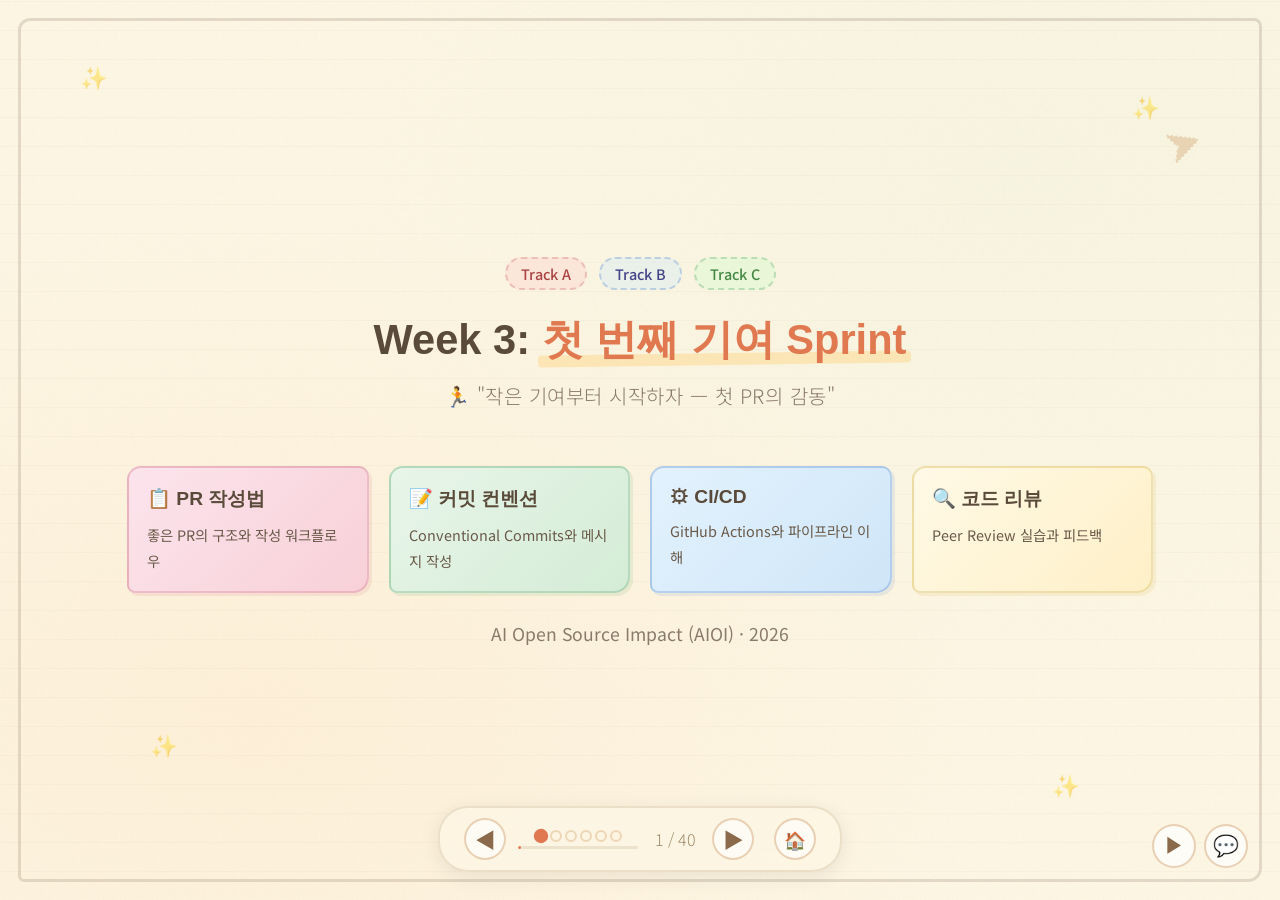
<file: week3-slides.html>
<!DOCTYPE html>
<html lang="ko">
<head>
<!-- Google tag (gtag.js) -->
<script async src="https://www.googletagmanager.com/gtag/js?id=G-9C4HG0H600"></script>
<script>
  window.dataLayer = window.dataLayer || [];
  function gtag(){dataLayer.push(arguments);}
  gtag('js', new Date());
  gtag('config', 'G-9C4HG0H600');
</script>
<meta charset="UTF-8">
<meta name="viewport" content="width=device-width, initial-scale=1.0">
<title>AIOI Week 3 - 첫 번째 기여 Sprint</title>
<meta name="description" content="AIOI 3주차: 작은 기여부터 시작하자 — 첫 PR의 감동. PR 작성, 코드 리뷰, CI/CD 실습.">
<meta name="keywords" content="AI, 오픈소스, AIOI, PR, Pull Request, 코드 리뷰, CI/CD, 첫 기여">
<meta name="author" content="AIOI">
<meta name="theme-color" content="#e07850">
<meta property="og:type" content="article">
<meta property="og:title" content="AIOI Week 3 - 첫 번째 기여 Sprint">
<meta property="og:description" content="작은 기여부터 시작하자 — 첫 PR의 감동. PR 작성, 코드 리뷰, CI/CD 실습.">
<meta property="og:image" content="https://revfactory.github.io/aioi_slide/banner.png">
<meta property="og:url" content="https://revfactory.github.io/aioi_slide/week3-slides.html">
<meta property="og:site_name" content="AIOI">
<meta property="og:locale" content="ko_KR">
<meta name="twitter:card" content="summary_large_image">
<meta name="twitter:title" content="AIOI Week 3 - 첫 번째 기여 Sprint">
<meta name="twitter:description" content="작은 기여부터 시작하자 — 첫 PR의 감동. PR 작성, 코드 리뷰, CI/CD.">
<meta name="twitter:image" content="https://revfactory.github.io/aioi_slide/banner.png">
<link rel="stylesheet" href="slides-common.css">
<style>
  .timeline-item:nth-child(4) .timeline-dot { border-color: #9a6fb8; }
  .timeline-item:nth-child(5) .timeline-dot { border-color: #c4a35a; }
</style>
</head>
<body>

<div class="slide-container">

  <!-- ===== SLIDE 1: Title ===== -->
  <div class="slide active" id="slide-1">
    <span class="sparkle" style="top:60px;left:80px;">&#10024;</span>
    <span class="sparkle" style="top:90px;right:120px;animation-delay:0.5s;">&#10024;</span>
    <span class="sparkle" style="bottom:140px;left:150px;animation-delay:1s;">&#10024;</span>
    <span class="sparkle" style="bottom:100px;right:200px;animation-delay:1.5s;">&#10024;</span>
    <span class="doodle-arrow" style="top:120px;right:80px;transform:rotate(-20deg);">&#10148;</span>
    <div style="margin-bottom:18px;">
      <span class="tag a">Track A</span>
      <span class="tag b">Track B</span>
      <span class="tag c">Track C</span>
    </div>
    <div class="slide-title">Week 3: <span class="highlight">첫 번째 기여 Sprint</span></div>
    <div class="slide-subtitle">&#127939; "작은 기여부터 시작하자 &mdash; 첫 PR의 감동"</div>
    <div style="margin-top:20px;display:flex;gap:20px;">
      <div class="card pink" style="max-width:260px;padding:18px;">
        <div class="card-title">&#128203; PR 작성법</div>
        <div class="card-body" style="font-size:0.9rem;">좋은 PR의 구조와 작성 워크플로우</div>
      </div>
      <div class="card green" style="max-width:260px;padding:18px;">
        <div class="card-title">&#128221; 커밋 컨벤션</div>
        <div class="card-body" style="font-size:0.9rem;">Conventional Commits와 메시지 작성</div>
      </div>
      <div class="card blue" style="max-width:260px;padding:18px;">
        <div class="card-title">&#9881; CI/CD</div>
        <div class="card-body" style="font-size:0.9rem;">GitHub Actions와 파이프라인 이해</div>
      </div>
      <div class="card yellow" style="max-width:260px;padding:18px;">
        <div class="card-title">&#128269; 코드 리뷰</div>
        <div class="card-body" style="font-size:0.9rem;">Peer Review 실습과 피드백</div>
      </div>
    </div>
    <div style="margin-top:28px;font-family:'Noto Sans KR',sans-serif;font-size:1.1rem;color:#8a7a6a;">
      AI Open Source Impact (AIOI) &middot; 2026
    </div>
  </div>

  <!-- ===== SLIDE 2: Learning Objectives ===== -->
  <div class="slide" id="slide-2">
    <span class="big-number">02</span>
    <span class="sparkle" style="top:80px;right:150px;">&#10024;</span>
    <div class="slide-title">&#127919; 이번 주 <span class="highlight">학습 목표</span></div>
    <div class="slide-subtitle">Week 3에서 달성할 핵심 목표 3가지</div>
    <div class="card-row">
      <div class="card pink">
        <div class="card-title">&#127942; 목표 1</div>
        <div class="card-body">
          <li>멘토의 가이드를 받아 <strong>첫 번째 Pull Request</strong>를 생성한다</li>
          <li>Draft PR도 OK! 완벽하지 않아도 시작이 중요</li>
        </div>
      </div>
      <div class="card green">
        <div class="card-title">&#128172; 목표 2</div>
        <div class="card-body">
          <li>오픈소스 <strong>커뮤니케이션 에티켓</strong>과 PR 작성법을 익힌다</li>
          <li>영어 PR 작성, 이슈 코멘트 연습</li>
        </div>
      </div>
      <div class="card blue">
        <div class="card-title">&#128300; 목표 3</div>
        <div class="card-body">
          <li><strong>코드 리뷰</strong>를 주고받는 경험을 한다</li>
          <li>건설적 피드백 주기와 받기 실습</li>
        </div>
      </div>
    </div>
  </div>

  <!-- ===== SLIDE 3: Mentoring Session Schedule ===== -->
  <div class="slide" id="slide-3">
    <span class="big-number">03</span>
    <span class="sparkle" style="top:70px;left:100px;">&#10024;</span>
    <div class="slide-title">&#128197; 멘토링 세션 <span class="highlight">구성</span></div>
    <div class="slide-subtitle">온라인 화상회의 1시간 + 자기주도 Sprint 2시간</div>
    <table class="compare-table">
      <tr><th>시간</th><th>내용</th><th>세부사항</th></tr>
      <tr><td><span class="marker-text orange">15분</span></td><td>진척 점검</td><td>팀별 이슈 선정 현황, 기여 계획 리뷰</td></tr>
      <tr><td><span class="marker-text blue">30분</span></td><td>PR 작성 워크숍</td><td>좋은 PR의 구조, 커밋 메시지 컨벤션, CI/CD 파이프라인 이해</td></tr>
      <tr><td><span class="marker-text green">15분</span></td><td>코드 리뷰 실습</td><td>Peer Review 실습, 건설적 피드백 방법</td></tr>
    </table>
    <div style="margin-top:20px;padding:14px 20px;border-radius:10px;background:rgba(90,158,111,0.1);border:2px dashed rgba(90,158,111,0.3);max-width:800px;">
      <div style="font-family:'Noto Sans KR',sans-serif;font-size:0.95rem;color:#5a4a3a;">
        &#128161; <strong>Sprint 활동 (2시간)</strong>: 멘토링 후 각자 이슈 해결 &rarr; PR 생성 &rarr; 팀원 리뷰 요청
      </div>
    </div>
  </div>

  <!-- ===== SLIDE 4: Progress Check ===== -->
  <div class="slide" id="slide-4">
    <span class="big-number">04</span>
    <span class="sparkle" style="bottom:100px;left:80px;animation-delay:0.7s;">&#10024;</span>
    <div class="slide-title">&#128202; 진척 <span class="highlight">점검</span></div>
    <div class="slide-subtitle">Week 2 과제 확인 &mdash; 지금 어디에 있나요?</div>
    <div class="card-row">
      <div class="card yellow">
        <div class="card-title">&#9989; 완료 확인</div>
        <div class="card-body">
          <li>이슈 1개 선정 완료?</li>
          <li>기여 계획서 제출 완료?</li>
          <li>프로젝트 아키텍처 분석 완료?</li>
          <li>타겟 코드 영역 AI로 분석?</li>
        </div>
      </div>
      <div class="card pink">
        <div class="card-title">&#128680; 미완료 시</div>
        <div class="card-body">
          <li>멘토에게 바로 도움 요청</li>
          <li>더 작은 이슈로 타겟 변경 고려</li>
          <li>문서/번역 기여부터 시작</li>
          <li>팀원과 페어 프로그래밍</li>
        </div>
      </div>
      <div class="card green">
        <div class="card-title">&#128640; 다음 단계</div>
        <div class="card-body">
          <li>이제 실제 코드를 작성할 시간!</li>
          <li>첫 PR 생성이 이번 주 목표</li>
          <li>Draft PR도 OK &mdash; 완벽할 필요 없음</li>
          <li>코드 리뷰를 통해 함께 성장</li>
        </div>
      </div>
    </div>
  </div>

  <!-- ===== SLIDE 5: PR Workflow Overview ===== -->
  <div class="slide" id="slide-5">
    <span class="big-number">05</span>
    <span class="sparkle" style="top:60px;right:100px;animation-delay:0.3s;">&#10024;</span>
    <div class="slide-title">&#128260; PR 워크플로우 <span class="highlight">전체 흐름</span></div>
    <div class="slide-subtitle">Fork &rarr; Branch &rarr; Commit &rarr; Push &rarr; PR &rarr; Review &rarr; Merge</div>
    <div class="flow-row">
      <div class="flow-box step1"><strong>Fork</strong><br><span style="font-size:0.85rem;">원본 저장소를 내 계정에 복제</span></div>
      <div class="flow-arrow">&rarr;</div>
      <div class="flow-box step2"><strong>Branch</strong><br><span style="font-size:0.85rem;">기능별 브랜치 생성</span></div>
      <div class="flow-arrow">&rarr;</div>
      <div class="flow-box step3"><strong>Commit</strong><br><span style="font-size:0.85rem;">의미 있는 단위로 커밋</span></div>
      <div class="flow-arrow">&rarr;</div>
      <div class="flow-box step4"><strong>Push</strong><br><span style="font-size:0.85rem;">내 Fork에 푸시</span></div>
      <div class="flow-arrow">&rarr;</div>
      <div class="flow-box step5"><strong>PR</strong><br><span style="font-size:0.85rem;">원본에 Pull Request 생성</span></div>
    </div>
    <div class="flow-row" style="margin-top:16px;">
      <div class="flow-box step3"><strong>Review</strong><br><span style="font-size:0.85rem;">메인테이너 리뷰 & 피드백</span></div>
      <div class="flow-arrow">&rarr;</div>
      <div class="flow-box step4"><strong>Revise</strong><br><span style="font-size:0.85rem;">피드백 반영 & 수정</span></div>
      <div class="flow-arrow">&rarr;</div>
      <div class="flow-box step1"><strong>Merge!</strong><br><span style="font-size:0.85rem;">&#127881; 기여가 반영됨</span></div>
    </div>
  </div>

  <!-- ===== SLIDE 6: Fork & Clone Setup ===== -->
  <div class="slide" id="slide-6">
    <span class="big-number">06</span>
    <div class="slide-title">&#128268; Fork &amp; Clone <span class="highlight">셋업</span></div>
    <div class="slide-subtitle">기여를 위한 Git 환경 구성</div>
    <div class="code-block"># 1. GitHub에서 Fork 버튼 클릭 (웹에서)

# 2. Fork한 저장소 클론
git clone https://github.com/MY_USERNAME/project.git
cd project

# 3. 원본 저장소를 upstream으로 추가
git remote add upstream https://github.com/ORIGINAL_OWNER/project.git

# 4. upstream 확인
git remote -v
# origin    https://github.com/MY_USERNAME/project.git (fetch)
# upstream  https://github.com/ORIGINAL_OWNER/project.git (fetch)

# 5. 최신 코드 동기화
git fetch upstream
git merge upstream/main</div>
    <div style="margin-top:14px;padding:12px 20px;border-radius:10px;background:rgba(224,120,80,0.08);border:2px dashed rgba(224,120,80,0.25);max-width:800px;">
      <div style="font-family:'Noto Sans KR',sans-serif;font-size:0.9rem;color:#5a4a3a;">
        &#9888; <strong>주의</strong>: 항상 upstream/main에서 새 브랜치를 생성하세요. main 브랜치에서 직접 작업하지 마세요!
      </div>
    </div>
  </div>

  <!-- ===== SLIDE 7: Branch Strategy ===== -->
  <div class="slide" id="slide-7">
    <span class="big-number">07</span>
    <span class="sparkle" style="top:80px;left:120px;animation-delay:0.4s;">&#10024;</span>
    <div class="slide-title">&#127796; 브랜치 <span class="highlight">전략</span></div>
    <div class="slide-subtitle">기능별 브랜치를 만들어 작업하세요</div>
    <div class="code-block"># 기능 브랜치 생성
git checkout -b fix/issue-123-typo-in-readme
git checkout -b feat/add-korean-translation
git checkout -b docs/update-contributing-guide

# 브랜치 네이밍 컨벤션
# &lt;type&gt;/&lt;short-description&gt;
# fix/   - 버그 수정
# feat/  - 새 기능
# docs/  - 문서 수정
# test/  - 테스트 추가
# refactor/ - 리팩토링</div>
    <div class="card-row" style="margin-top:18px;">
      <div class="card green" style="max-width:450px;">
        <div class="card-title">&#9989; 좋은 예시</div>
        <div class="card-body">
          <li>fix/issue-456-null-check</li>
          <li>feat/add-streaming-support</li>
          <li>docs/translate-readme-to-korean</li>
        </div>
      </div>
      <div class="card pink" style="max-width:450px;">
        <div class="card-title">&#10060; 나쁜 예시</div>
        <div class="card-body">
          <li>my-changes (설명이 없음)</li>
          <li>update (무엇을 업데이트?)</li>
          <li>fix (어떤 버그를 수정?)</li>
        </div>
      </div>
    </div>
  </div>

  <!-- ===== SLIDE 8: Good PR Structure ===== -->
  <div class="slide" id="slide-8">
    <span class="big-number">08</span>
    <span class="doodle-arrow" style="top:100px;right:60px;transform:rotate(-15deg);">&#10148;</span>
    <div class="slide-title">&#128203; 좋은 PR의 <span class="highlight">구조</span></div>
    <div class="slide-subtitle">메인테이너가 이해하기 쉬운 PR을 작성하세요</div>
    <div class="card-row">
      <div class="card yellow">
        <div class="card-title">&#128221; 제목 (Title)</div>
        <div class="card-body">
          <li>간결하고 명확하게</li>
          <li>변경 유형을 포함</li>
          <li>예: "Fix null pointer in tokenizer"</li>
          <li>예: "Add Korean translation for README"</li>
        </div>
      </div>
      <div class="card blue">
        <div class="card-title">&#128196; 본문 (Description)</div>
        <div class="card-body">
          <li>What: 무엇을 변경했는가</li>
          <li>Why: 왜 이 변경이 필요한가</li>
          <li>How: 어떻게 해결했는가</li>
          <li>관련 이슈 번호 참조</li>
        </div>
      </div>
      <div class="card green">
        <div class="card-title">&#9989; 체크리스트</div>
        <div class="card-body">
          <li>테스트 통과 확인</li>
          <li>기존 코드 스타일 준수</li>
          <li>CONTRIBUTING.md 가이드 확인</li>
          <li>스크린샷/GIF 첨부 (UI 변경 시)</li>
        </div>
      </div>
    </div>
  </div>

  <!-- ===== SLIDE 9: PR Title Best Practices ===== -->
  <div class="slide" id="slide-9">
    <span class="big-number">09</span>
    <span class="sparkle" style="top:70px;right:90px;animation-delay:0.6s;">&#10024;</span>
    <div class="slide-title">&#127919; PR 제목 <span class="highlight">작성법</span></div>
    <div class="slide-subtitle">첫인상을 결정하는 PR 제목 &mdash; 명확하고 간결하게!</div>
    <table class="compare-table">
      <tr><th>&#9989; 좋은 PR 제목</th><th>&#10060; 나쁜 PR 제목</th></tr>
      <tr><td>Fix: handle null case in tokenizer decode()</td><td>fixed bug</td></tr>
      <tr><td>Add Korean translation for getting-started.md</td><td>translation</td></tr>
      <tr><td>feat: add streaming support for chat endpoint</td><td>update endpoint</td></tr>
      <tr><td>test: add unit tests for vector search module</td><td>tests</td></tr>
      <tr><td>docs: update installation guide for Python 3.12</td><td>docs update</td></tr>
    </table>
    <div style="margin-top:18px;padding:14px 20px;border-radius:10px;background:rgba(90,158,111,0.1);border:2px dashed rgba(90,158,111,0.3);max-width:800px;">
      <div style="font-family:'Noto Sans KR',sans-serif;font-size:0.95rem;color:#5a4a3a;">
        &#128161; <strong>팁</strong>: 프로젝트의 기존 PR 제목 스타일을 참고하세요. Conventional Commits를 따르는 곳이 많습니다.
      </div>
    </div>
  </div>

  <!-- ===== SLIDE 10: PR Description Template ===== -->
  <div class="slide" id="slide-10">
    <span class="big-number">10</span>
    <div class="slide-title">&#128196; PR 설명 <span class="highlight">템플릿</span></div>
    <div class="slide-subtitle">프로젝트마다 다르지만, 이 구조를 기본으로 사용하세요</div>
    <div class="code-block">## Summary
Fixes #123. Handle null case in tokenizer decode() method.

## Changes
- Added null check before calling decode() in `src/tokenizer.py`
- Added unit test for null input case
- Updated docstring to document nullable behavior

## Why
When input text is empty, the tokenizer throws an unhandled
NullPointerError. This fix adds a proper guard clause.

## Test Plan
- [x] Existing tests pass
- [x] New test for null input added
- [x] Manual test with empty string input

## Related Issues
Closes #123</div>
  </div>

  <!-- ===== SLIDE 11: Conventional Commits ===== -->
  <div class="slide" id="slide-11">
    <span class="big-number">11</span>
    <span class="sparkle" style="bottom:120px;right:140px;animation-delay:0.5s;">&#10024;</span>
    <div class="slide-title">&#128221; Conventional <span class="highlight">Commits</span></div>
    <div class="slide-subtitle">많은 오픈소스가 따르는 커밋 메시지 규격</div>
    <div class="code-block"># 기본 형식
&lt;type&gt;(&lt;scope&gt;): &lt;description&gt;

# 예시
feat(tokenizer): add support for BPE tokenization
fix(api): handle timeout error in streaming endpoint
docs(readme): add Korean installation guide
test(vector): add unit tests for cosine similarity
chore(deps): bump transformers to 4.45.0
refactor(pipeline): simplify inference flow
style(ui): fix alignment in chat component
ci(actions): add Python 3.12 to test matrix</div>
    <div class="card-row" style="margin-top:14px;">
      <div class="card orange" style="max-width:500px;">
        <div class="card-title">&#128218; Type 종류</div>
        <div class="card-body" style="font-size:0.85rem;">
          <li><strong>feat</strong>: 새 기능 추가</li>
          <li><strong>fix</strong>: 버그 수정</li>
          <li><strong>docs</strong>: 문서 변경</li>
          <li><strong>test</strong>: 테스트 추가/수정</li>
          <li><strong>chore</strong>: 빌드/의존성 변경</li>
          <li><strong>refactor</strong>: 기능 변경 없는 코드 개선</li>
        </div>
      </div>
      <div class="card purple" style="max-width:500px;">
        <div class="card-title">&#128161; 팁</div>
        <div class="card-body" style="font-size:0.85rem;">
          <li>scope는 선택 사항 (모듈명)</li>
          <li>description은 명령형으로 작성</li>
          <li>"added" 대신 "add" 사용</li>
          <li>50자 이내로 작성</li>
          <li>첫 글자 소문자</li>
          <li>마침표 없이</li>
        </div>
      </div>
    </div>
  </div>

  <!-- ===== SLIDE 12: Commit Message Examples ===== -->
  <div class="slide" id="slide-12">
    <span class="big-number">12</span>
    <div class="slide-title">&#128172; 커밋 메시지 <span class="highlight">실전 예시</span></div>
    <div class="slide-subtitle">실제 AI 오픈소스 프로젝트에서 볼 수 있는 커밋 메시지</div>
    <table class="compare-table">
      <tr><th>프로젝트</th><th>커밋 메시지 예시</th><th>유형</th></tr>
      <tr><td><a class="oss-link" href="https://github.com/langchain-ai/langchain" target="_blank">LangChain</a></td><td>feat(core): add retry logic to LLM calls</td><td><span class="marker-text green">feat</span></td></tr>
      <tr><td><a class="oss-link" href="https://github.com/huggingface/transformers" target="_blank">Transformers</a></td><td>fix: handle empty input in AutoTokenizer</td><td><span class="marker-text red">fix</span></td></tr>
      <tr><td><a class="oss-link" href="https://github.com/langgenius/dify" target="_blank">Dify</a></td><td>docs: translate workflow guide to Korean</td><td><span class="marker-text blue">docs</span></td></tr>
      <tr><td><a class="oss-link" href="https://github.com/vllm-project/vllm" target="_blank">vLLM</a></td><td>test: add benchmark for batched inference</td><td><span class="marker-text orange">test</span></td></tr>
      <tr><td><a class="oss-link" href="https://github.com/modelcontextprotocol/specification" target="_blank">MCP</a> SDK</td><td>feat(server): add streaming tool response</td><td><span class="marker-text green">feat</span></td></tr>
      <tr><td><a class="oss-link" href="https://github.com/crewAIInc/crewAI" target="_blank">CrewAI</a></td><td>refactor: simplify agent task delegation</td><td><span class="marker-text blue">refactor</span></td></tr>
    </table>
    <div style="margin-top:14px;font-family:'Noto Sans KR',sans-serif;font-size:0.9rem;color:#8a7a6a;text-align:center;">
      &#128270; 기여하려는 프로젝트의 <code>git log --oneline</code>을 확인하여 스타일을 파악하세요
    </div>
  </div>

  <!-- ===== SLIDE 13: Git Commit Best Practices ===== -->
  <div class="slide" id="slide-13">
    <span class="big-number">13</span>
    <span class="sparkle" style="top:90px;left:80px;animation-delay:0.3s;">&#10024;</span>
    <div class="slide-title">&#128300; 커밋 <span class="highlight">모범 사례</span></div>
    <div class="slide-subtitle">하나의 커밋 = 하나의 논리적 변경</div>
    <div class="card-row">
      <div class="card green">
        <div class="card-title">&#9989; 좋은 커밋 습관</div>
        <div class="card-body">
          <li>하나의 커밋에 하나의 변경만</li>
          <li>관련 없는 변경을 섞지 않기</li>
          <li>커밋 전 <code>git diff</code>로 확인</li>
          <li>의미 있는 단위로 자주 커밋</li>
          <li>WIP 커밋은 squash로 정리</li>
        </div>
      </div>
      <div class="card pink">
        <div class="card-title">&#10060; 나쁜 커밋 습관</div>
        <div class="card-body">
          <li>"fix" 한 커밋에 10개 파일 변경</li>
          <li>버그 수정 + 새 기능 + 리팩토링 혼합</li>
          <li>"WIP" 커밋 그대로 PR에 포함</li>
          <li>빈 커밋 메시지</li>
          <li>거대한 하나의 커밋 (Mega Commit)</li>
        </div>
      </div>
    </div>
    <div class="code-block" style="margin-top:16px;max-width:700px;">
# 커밋 정리 (squash) - PR 전 정리
git rebase -i HEAD~3   # 최근 3개 커밋 합치기
# pick → squash 또는 fixup으로 변경</div>
  </div>

  <!-- ===== SLIDE 14: CI/CD Overview ===== -->
  <div class="slide" id="slide-14">
    <span class="big-number">14</span>
    <span class="doodle-arrow" style="top:110px;right:70px;transform:rotate(-10deg);">&#10148;</span>
    <div class="slide-title">&#9881; CI/CD <span class="highlight">파이프라인</span> 이해</div>
    <div class="slide-subtitle">PR을 올리면 자동으로 실행되는 검증 프로세스</div>
    <div class="flow-row">
      <div class="flow-box step1"><strong>PR 생성</strong><br><span style="font-size:0.85rem;">코드 변경 제출</span></div>
      <div class="flow-arrow">&rarr;</div>
      <div class="flow-box step2"><strong>CI 트리거</strong><br><span style="font-size:0.85rem;">자동 빌드 시작</span></div>
      <div class="flow-arrow">&rarr;</div>
      <div class="flow-box step3"><strong>Lint &amp; Format</strong><br><span style="font-size:0.85rem;">코드 스타일 검사</span></div>
      <div class="flow-arrow">&rarr;</div>
      <div class="flow-box step4"><strong>Test</strong><br><span style="font-size:0.85rem;">단위/통합 테스트</span></div>
      <div class="flow-arrow">&rarr;</div>
      <div class="flow-box step5"><strong>&#9989; / &#10060;</strong><br><span style="font-size:0.85rem;">통과 또는 실패</span></div>
    </div>
    <div class="card-row" style="margin-top:20px;">
      <div class="card blue" style="max-width:500px;">
        <div class="card-title">&#128736; 주요 CI 도구</div>
        <div class="card-body">
          <li><strong>GitHub Actions</strong> &mdash; 가장 많이 사용</li>
          <li><strong>CircleCI</strong> &mdash; 엔터프라이즈 인기</li>
          <li><strong>Jenkins</strong> &mdash; 자체 호스팅 CI</li>
          <li><strong>GitLab CI</strong> &mdash; GitLab 내장</li>
        </div>
      </div>
      <div class="card orange" style="max-width:500px;">
        <div class="card-title">&#128161; 알아두세요</div>
        <div class="card-body">
          <li>CI가 통과해야 Merge 가능</li>
          <li>CI 실패 시 로그를 확인하세요</li>
          <li>로컬에서 먼저 테스트 실행 후 PR</li>
          <li>CI 설정은 <code>.github/workflows/</code></li>
        </div>
      </div>
    </div>
  </div>

  <!-- ===== SLIDE 15: GitHub Actions Basics ===== -->
  <div class="slide" id="slide-15">
    <span class="big-number">15</span>
    <div class="slide-title">&#128736; GitHub Actions <span class="highlight">기초</span></div>
    <div class="slide-subtitle">대부분의 AI 오픈소스가 GitHub Actions를 사용합니다</div>
    <div class="code-block"># .github/workflows/ci.yml 예시
name: CI
on:
  pull_request:
    branches: [main]

jobs:
  test:
    runs-on: ubuntu-latest
    steps:
      - uses: actions/checkout@v4
      - uses: actions/setup-python@v5
        with:
          python-version: '3.12'
      - run: pip install -e ".[dev]"
      - run: pytest tests/ -v
      - run: ruff check .          # 린트 검사
      - run: ruff format --check . # 포맷 검사</div>
    <div style="margin-top:14px;font-family:'Noto Sans KR',sans-serif;font-size:0.9rem;color:#8a7a6a;text-align:center;">
      &#128270; PR 페이지 하단 "Checks" 탭에서 CI 결과를 확인할 수 있습니다
    </div>
  </div>

  <!-- ===== SLIDE 16: Common CI Checks ===== -->
  <div class="slide" id="slide-16">
    <span class="big-number">16</span>
    <span class="sparkle" style="top:70px;right:100px;animation-delay:0.4s;">&#10024;</span>
    <div class="slide-title">&#128270; 자주 만나는 <span class="highlight">CI 검사</span></div>
    <div class="slide-subtitle">AI 오픈소스 프로젝트에서 흔히 설정된 CI 체크들</div>
    <table class="compare-table">
      <tr><th>검사 항목</th><th>도구</th><th>실패 시 대응</th></tr>
      <tr><td><span class="marker-text red">Lint</span></td><td>ruff, flake8, eslint</td><td><code>ruff check --fix .</code> 실행</td></tr>
      <tr><td><span class="marker-text blue">Format</span></td><td>ruff format, black, prettier</td><td><code>ruff format .</code> 실행 후 재커밋</td></tr>
      <tr><td><span class="marker-text green">Test</span></td><td>pytest, jest, cargo test</td><td>실패 테스트 로그 확인 후 코드 수정</td></tr>
      <tr><td><span class="marker-text orange">Type Check</span></td><td>mypy, pyright, tsc</td><td>타입 힌트 추가/수정</td></tr>
      <tr><td>Build</td><td>make, npm build, cargo</td><td>빌드 에러 확인 후 수정</td></tr>
      <tr><td>Coverage</td><td>codecov, coveralls</td><td>테스트 커버리지 미달 시 테스트 추가</td></tr>
    </table>
  </div>

  <!-- ===== SLIDE 17: Fixing CI Failures ===== -->
  <div class="slide" id="slide-17">
    <span class="big-number">17</span>
    <div class="slide-title">&#128295; CI 실패 <span class="highlight">해결하기</span></div>
    <div class="slide-subtitle">CI가 실패해도 당황하지 마세요 &mdash; 로그를 읽으면 해결됩니다</div>
    <div class="flow-row">
      <div class="flow-box step1"><strong>1. 로그 확인</strong><br><span style="font-size:0.85rem;">PR &rarr; Checks 탭 &rarr; Details</span></div>
      <div class="flow-arrow">&rarr;</div>
      <div class="flow-box step2"><strong>2. 에러 분석</strong><br><span style="font-size:0.85rem;">실패 원인 파악</span></div>
      <div class="flow-arrow">&rarr;</div>
      <div class="flow-box step3"><strong>3. 로컬 수정</strong><br><span style="font-size:0.85rem;">로컬에서 문제 해결</span></div>
      <div class="flow-arrow">&rarr;</div>
      <div class="flow-box step4"><strong>4. Push</strong><br><span style="font-size:0.85rem;">수정 후 Push &rarr; CI 재실행</span></div>
    </div>
    <div class="code-block" style="margin-top:18px;max-width:800px;">
# 로컬에서 CI와 동일한 검사 실행하기

# Python 프로젝트
pip install -e ".[dev]"
ruff check . --fix     # 린트 자동 수정
ruff format .          # 포맷 자동 수정
pytest tests/ -v       # 테스트 실행

# Node.js 프로젝트
npm install
npm run lint -- --fix  # 린트 자동 수정
npm run format         # 포맷 자동 수정
npm test               # 테스트 실행</div>
  </div>

  <!-- ===== SLIDE 18: AI로 CI 문제 해결 ===== -->
  <div class="slide" id="slide-18">
    <span class="big-number">18</span>
    <span class="sparkle" style="top:80px;left:100px;animation-delay:0.2s;">&#10024;</span>
    <div class="slide-title">&#129302; AI로 CI 문제 <span class="highlight">해결하기</span></div>
    <div class="slide-subtitle"><a class="oss-link" href="https://github.com/anthropics/claude-code" target="_blank">Claude Code</a>를 활용하면 CI 에러를 빠르게 분석할 수 있습니다</div>
    <div class="card-row">
      <div class="card blue">
        <div class="card-title">&#128172; CI 에러 분석</div>
        <div class="card-body">
          <li>"이 CI 에러 로그를 분석해줘"</li>
          <li>"왜 pytest가 실패하는지 찾아줘"</li>
          <li>"lint 에러를 수정해줘"</li>
        </div>
      </div>
      <div class="card green">
        <div class="card-title">&#128736; 자동 수정</div>
        <div class="card-body">
          <li>"ruff 린트 에러를 모두 수정해줘"</li>
          <li>"타입 힌트를 추가해줘"</li>
          <li>"실패한 테스트를 분석하고 수정해줘"</li>
        </div>
      </div>
      <div class="card purple">
        <div class="card-title">&#128161; 예방</div>
        <div class="card-body">
          <li>"pre-commit hook을 설정해줘"</li>
          <li>"CI와 동일한 검사를 로컬에서 실행할 수 있게 설정해줘"</li>
        </div>
      </div>
    </div>
    <div class="code-block" style="margin-top:16px;max-width:800px;">
# Claude Code로 CI 에러 해결
> "GitHub Actions CI가 실패했어. 에러 로그를 보고 수정해줘."
> "pre-commit hook을 추가해서 push 전에 lint를 자동 실행해줘."</div>
  </div>

  <!-- ===== SLIDE 19: Code Review Fundamentals ===== -->
  <div class="slide" id="slide-19">
    <span class="big-number">19</span>
    <span class="doodle-arrow" style="top:100px;right:60px;transform:rotate(-15deg);">&#10148;</span>
    <div class="slide-title">&#128269; 코드 리뷰의 <span class="highlight">기본</span></div>
    <div class="slide-subtitle">오픈소스에서 코드 리뷰는 학습의 최고 기회입니다</div>
    <div class="card-row">
      <div class="card yellow">
        <div class="card-title">&#128218; 코드 리뷰란?</div>
        <div class="card-body">
          <li>PR 코드를 다른 개발자가 검토하는 과정</li>
          <li>버그 발견, 코드 품질 향상</li>
          <li>지식 공유와 팀 학습의 기회</li>
          <li>오픈소스 문화의 핵심</li>
        </div>
      </div>
      <div class="card blue">
        <div class="card-title">&#127891; 리뷰의 가치</div>
        <div class="card-body">
          <li>메인테이너의 코딩 스타일 학습</li>
          <li>프로젝트 아키텍처 이해 심화</li>
          <li>베스트 프랙티스 체득</li>
          <li>커뮤니케이션 능력 향상</li>
        </div>
      </div>
    </div>
    <div style="margin-top:20px;">
      <div class="stats-row">
        <div class="stat-item"><div class="stat-value">96%</div><div class="stat-label">Graphite AI 리뷰<br>긍정 피드백률</div></div>
        <div class="stat-item"><div class="stat-value">85%</div><div class="stat-label">AI 코드 리뷰로<br>버그 조기 발견</div></div>
        <div class="stat-item"><div class="stat-value">40%</div><div class="stat-label">AI 이슈 트리아지로<br>생산성 향상</div></div>
      </div>
    </div>
  </div>

  <!-- ===== SLIDE 20: What to Look For ===== -->
  <div class="slide" id="slide-20">
    <span class="big-number">20</span>
    <span class="sparkle" style="top:60px;right:120px;animation-delay:0.5s;">&#10024;</span>
    <div class="slide-title">&#128269; 리뷰에서 <span class="highlight">확인할 것</span></div>
    <div class="slide-subtitle">팀원 PR을 리뷰할 때 체크해야 할 포인트</div>
    <table class="compare-table">
      <tr><th>카테고리</th><th>확인 사항</th><th>예시</th></tr>
      <tr><td><span class="marker-text green">정확성</span></td><td>로직이 올바른가?</td><td>엣지 케이스 처리, off-by-one 에러</td></tr>
      <tr><td><span class="marker-text blue">가독성</span></td><td>코드가 이해하기 쉬운가?</td><td>변수명, 함수명, 주석의 적절성</td></tr>
      <tr><td><span class="marker-text orange">일관성</span></td><td>프로젝트 스타일과 일치하는가?</td><td>네이밍 규칙, 코드 포맷</td></tr>
      <tr><td><span class="marker-text red">보안</span></td><td>보안 취약점은 없는가?</td><td>입력 검증, API 키 노출, SQL 인젝션</td></tr>
      <tr><td>성능</td><td>성능 이슈는 없는가?</td><td>불필요한 루프, N+1 쿼리</td></tr>
      <tr><td>테스트</td><td>테스트가 충분한가?</td><td>엣지 케이스 테스트, 커버리지</td></tr>
    </table>
  </div>

  <!-- ===== SLIDE 21: Giving Feedback ===== -->
  <div class="slide" id="slide-21">
    <span class="big-number">21</span>
    <div class="slide-title">&#128172; 건설적 피드백 <span class="highlight">주기</span></div>
    <div class="slide-subtitle">좋은 코드 리뷰는 사람이 아닌 코드에 집중합니다</div>
    <div class="card-row">
      <div class="card green">
        <div class="card-title">&#9989; 좋은 피드백</div>
        <div class="card-body">
          <li>"이 부분에서 null 체크를 추가하면 안전할 것 같아요"</li>
          <li>"nit: 변수명을 <code>userList</code>에서 <code>users</code>로 변경하면 어떨까요?"</li>
          <li>"이 접근이 좋네요! 한 가지 제안이 있는데..."</li>
          <li>"궁금한 점: 이 로직을 선택한 이유가 있나요?"</li>
        </div>
      </div>
      <div class="card pink">
        <div class="card-title">&#10060; 나쁜 피드백</div>
        <div class="card-body">
          <li>"이건 틀렸음" (대안 없는 비판)</li>
          <li>"왜 이렇게 했어?" (공격적 톤)</li>
          <li>"다시 작성해" (건설적이지 않음)</li>
          <li>"LGTM" (아무 리뷰 없이 승인)</li>
        </div>
      </div>
    </div>
    <div style="margin-top:16px;padding:14px 20px;border-radius:10px;background:rgba(90,142,196,0.1);border:2px dashed rgba(90,142,196,0.3);max-width:800px;">
      <div style="font-family:'Noto Sans KR',sans-serif;font-size:0.9rem;color:#5a4a3a;">
        &#128161; 리뷰 코멘트 접두어: <strong>nit:</strong> (사소한 제안), <strong>suggestion:</strong> (개선안), <strong>question:</strong> (질문), <strong>blocker:</strong> (반드시 수정 필요)
      </div>
    </div>
  </div>

  <!-- ===== SLIDE 22: Receiving Feedback ===== -->
  <div class="slide" id="slide-22">
    <span class="big-number">22</span>
    <span class="sparkle" style="top:80px;left:90px;animation-delay:0.3s;">&#10024;</span>
    <div class="slide-title">&#128588; 피드백 <span class="highlight">받기</span></div>
    <div class="slide-subtitle">피드백은 공격이 아닌 성장의 기회입니다</div>
    <div class="card-row">
      <div class="card blue">
        <div class="card-title">&#128170; 마인드셋</div>
        <div class="card-body">
          <li>피드백은 "코드"에 대한 것, "나"에 대한 것이 아님</li>
          <li>메인테이너는 프로젝트를 지키려는 것</li>
          <li>더 나은 코드를 만드는 협업 과정</li>
          <li>학습의 가장 좋은 기회!</li>
        </div>
      </div>
      <div class="card yellow">
        <div class="card-title">&#128221; 대응 방법</div>
        <div class="card-body">
          <li>모든 코멘트에 답변 달기</li>
          <li>동의하면 수정 후 "Done" or "Fixed"</li>
          <li>동의하지 않으면 근거를 가지고 토론</li>
          <li>수정 후 "Ready for review" 재요청</li>
        </div>
      </div>
      <div class="card green">
        <div class="card-title">&#128172; 응답 예시</div>
        <div class="card-body">
          <li>"좋은 지적이네요! 수정했습니다."</li>
          <li>"감사합니다. 이 부분은 X 때문에 이렇게 했는데, Y 방식으로 변경하겠습니다."</li>
          <li>"이해했습니다. 한 가지 궁금한 점이 있는데..."</li>
        </div>
      </div>
    </div>
  </div>

  <!-- ===== SLIDE 23: Peer Review Practice ===== -->
  <div class="slide" id="slide-23">
    <span class="big-number">23</span>
    <div class="slide-title">&#128101; 팀 내 <span class="highlight">Peer Review</span> 실습</div>
    <div class="slide-subtitle">팀원과 함께 코드 리뷰를 연습합시다</div>
    <div class="flow-row">
      <div class="flow-box step1"><strong>Step 1</strong><br><span style="font-size:0.85rem;">Draft PR 생성</span></div>
      <div class="flow-arrow">&rarr;</div>
      <div class="flow-box step2"><strong>Step 2</strong><br><span style="font-size:0.85rem;">팀원에게 리뷰 요청</span></div>
      <div class="flow-arrow">&rarr;</div>
      <div class="flow-box step3"><strong>Step 3</strong><br><span style="font-size:0.85rem;">코멘트 작성</span></div>
      <div class="flow-arrow">&rarr;</div>
      <div class="flow-box step4"><strong>Step 4</strong><br><span style="font-size:0.85rem;">피드백 반영</span></div>
      <div class="flow-arrow">&rarr;</div>
      <div class="flow-box step5"><strong>Step 5</strong><br><span style="font-size:0.85rem;">Approve!</span></div>
    </div>
    <div class="card-row" style="margin-top:18px;">
      <div class="card purple">
        <div class="card-title">&#127919; 실습 규칙</div>
        <div class="card-body">
          <li>최소 2개 이상의 코멘트 남기기</li>
          <li>1개는 긍정적 피드백 (좋은 점)</li>
          <li>1개는 개선 제안 (nit: 또는 suggestion:)</li>
          <li>코멘트 후 "Changes requested" 또는 "Approved"</li>
        </div>
      </div>
      <div class="card orange">
        <div class="card-title">&#128161; AI 활용 팁</div>
        <div class="card-body">
          <li><a class="oss-link" href="https://github.com/anthropics/claude-code" target="_blank">Claude Code</a>로 "이 PR의 코드를 리뷰해줘"</li>
          <li>CodeRabbit 봇으로 자동 리뷰 (오픈소스 무료)</li>
          <li>AI 리뷰를 참고하되, 최종 판단은 사람이</li>
          <li>PR-Agent(Qodo)로 오픈소스 PR 리뷰 자동화</li>
        </div>
      </div>
    </div>
  </div>

  <!-- ===== SLIDE 24: Track A Sprint Guide ===== -->
  <div class="slide" id="slide-24">
    <span class="big-number">24</span>
    <span class="sparkle" style="top:60px;left:80px;">&#10024;</span>
    <div class="slide-title"><span class="tag a" style="font-size:1.2rem;">Track A</span> <span class="highlight">Sprint 가이드</span></div>
    <div class="slide-subtitle">AI로 기존 오픈소스에 기여하기 &mdash; 첫 PR 전략</div>
    <div class="card-row">
      <div class="card pink">
        <div class="card-title">&#128027; 버그 수정 PR</div>
        <div class="card-body">
          <li><a class="oss-link" href="https://github.com/anthropics/claude-code" target="_blank">Claude Code</a>로 Good First Issue 분석</li>
          <li>"이 이슈의 원인과 해결 방향을 분석해줘"</li>
          <li>관련 코드 탐색 &rarr; 수정안 작성</li>
          <li>테스트 추가 후 PR 생성</li>
        </div>
      </div>
      <div class="card green">
        <div class="card-title">&#128220; 문서/번역 PR</div>
        <div class="card-body">
          <li>README, CONTRIBUTING 한국어 번역</li>
          <li>API 문서 개선, 예제 추가</li>
          <li>Copilot으로 번역 초안 작성</li>
          <li>네이티브 체크 후 PR 제출</li>
        </div>
      </div>
      <div class="card blue">
        <div class="card-title">&#128300; 테스트 추가 PR</div>
        <div class="card-body">
          <li>AI로 테스트 코드 자동 생성</li>
          <li>테스트 커버리지 미비 영역 발견</li>
          <li>Qodo Cover Agent 활용</li>
          <li>엣지 케이스 테스트 추가</li>
        </div>
      </div>
    </div>
  </div>

  <!-- ===== SLIDE 25: Track A - Claude Code PR Workflow ===== -->
  <div class="slide" id="slide-25">
    <span class="big-number">25</span>
    <div class="slide-title"><span class="tag a" style="font-size:1.1rem;">Track A</span> <a class="oss-link" href="https://github.com/anthropics/claude-code" target="_blank">Claude Code</a>로 <span class="highlight">PR 만들기</span></div>
    <div class="slide-subtitle">5단계 워크플로우: 이슈 발견 &rarr; PR 제출</div>
    <div class="code-block"># Step 1: 프로젝트 클론 & Claude Code 시작
git clone https://github.com/MY_USERNAME/langchain.git
cd langchain && claude

# Step 2: 코드베이스 이해
> "이 프로젝트의 전체 구조를 분석해줘. 코드 수정은 하지 마."
> /init  # CLAUDE.md 생성

# Step 3: 이슈 분석
> "GitHub 이슈 #12345를 분석해줘. 관련 코드를 찾아줘."

# Step 4: 수정 & 테스트
> "이 버그를 수정하고 테스트를 추가해줘."
> "기존 테스트가 모두 통과하는지 확인해줘."

# Step 5: PR 생성
> "변경 사항을 커밋하고 PR을 생성해줘. 이슈 #12345를 참조해줘."
# 또는: /create-pr</div>
  </div>

  <!-- ===== SLIDE 26: Track A - AI Test Generation ===== -->
  <div class="slide" id="slide-26">
    <span class="big-number">26</span>
    <span class="sparkle" style="top:70px;right:100px;animation-delay:0.6s;">&#10024;</span>
    <div class="slide-title"><span class="tag a" style="font-size:1.1rem;">Track A</span> AI로 <span class="highlight">테스트 생성</span></div>
    <div class="slide-subtitle">테스트 커버리지 향상은 입문자에게 좋은 기여 유형!</div>
    <div class="card-row">
      <div class="card yellow">
        <div class="card-title">&#128300; 테스트 도구</div>
        <div class="card-body">
          <li><strong>Qodo Cover Agent</strong> &mdash; Meta TestGen-LLM 최초 오픈소스 구현</li>
          <li><a class="oss-link" href="https://github.com/anthropics/claude-code" target="_blank"><strong>Claude Code</strong></a> &mdash; "이 함수의 테스트를 작성해줘"</li>
          <li><strong>Copilot</strong> &mdash; 테스트 자동 완성</li>
        </div>
      </div>
      <div class="card green">
        <div class="card-title">&#9989; 성과 사례</div>
        <div class="card-body">
          <li>OpenObserve: AI로 700+ 테스트 작성</li>
          <li>플레이키 테스트 <strong>85% 감소</strong></li>
          <li>분석 시간 <strong>6-10배 단축</strong></li>
        </div>
      </div>
    </div>
    <div class="code-block" style="margin-top:16px;max-width:800px;">
# Claude Code로 테스트 커버리지 분석
> "이 프로젝트의 테스트 커버리지를 분석해줘. 테스트가 없는 함수를 찾아줘."
> "src/tokenizer.py의 decode() 함수에 대한 pytest 테스트를 작성해줘."</div>
  </div>

  <!-- ===== SLIDE 27: Track A - Documentation PR ===== -->
  <div class="slide" id="slide-27">
    <span class="big-number">27</span>
    <div class="slide-title"><span class="tag a" style="font-size:1.1rem;">Track A</span> 문서 번역 <span class="highlight">PR 가이드</span></div>
    <div class="slide-subtitle">한국어 번역은 진입 장벽이 낮은 기여의 시작</div>
    <table class="compare-table">
      <tr><th>프로젝트</th><th>번역 기회</th><th>난이도</th></tr>
      <tr><td><a class="oss-link" href="https://huggingface.co" target="_blank">Hugging Face</a> <a class="oss-link" href="https://github.com/huggingface/transformers" target="_blank">Transformers</a></td><td>모델 카드, 튜토리얼, API 문서 한국어 번역</td><td>&#11088;&#11088;</td></tr>
      <tr><td><a class="oss-link" href="https://github.com/langchain-ai/langchain" target="_blank">LangChain</a></td><td>Getting Started, 가이드, 예제 문서 한국어 번역</td><td>&#11088;&#11088;</td></tr>
      <tr><td><a class="oss-link" href="https://github.com/langgenius/dify" target="_blank">Dify</a></td><td>UI 문자열 한국어 번역, 사용 가이드</td><td>&#11088;</td></tr>
      <tr><td><a class="oss-link" href="https://github.com/gradio-app/gradio" target="_blank">Gradio</a></td><td>컴포넌트 문서 한국어 번역</td><td>&#11088;&#11088;</td></tr>
      <tr><td><a class="oss-link" href="https://github.com/modelcontextprotocol/specification" target="_blank">MCP</a> 공식 문서</td><td>개발 가이드 한국어 번역</td><td>&#11088;&#11088;&#11088;</td></tr>
    </table>
    <div style="margin-top:14px;padding:12px 20px;border-radius:10px;background:rgba(224,120,80,0.08);border:2px dashed rgba(224,120,80,0.25);max-width:800px;">
      <div style="font-family:'Noto Sans KR',sans-serif;font-size:0.9rem;color:#5a4a3a;">
        &#9888; AI 번역 도구(Tinbox, LLM)로 초안을 작성하되, 반드시 <strong>사람이 검수</strong>한 후 PR을 올리세요!
      </div>
    </div>
  </div>

  <!-- ===== SLIDE 28: Track B Sprint Guide ===== -->
  <div class="slide" id="slide-28">
    <span class="big-number">28</span>
    <span class="sparkle" style="top:80px;right:150px;animation-delay:0.4s;">&#10024;</span>
    <div class="slide-title"><span class="tag b" style="font-size:1.2rem;">Track B</span> <span class="highlight">Sprint 가이드</span></div>
    <div class="slide-subtitle">기존 오픈소스에 AI 기능 추가하기 &mdash; 첫 통합 PR</div>
    <div class="card-row">
      <div class="card blue">
        <div class="card-title">&#128269; AI 검색/요약 추가</div>
        <div class="card-body">
          <li>기존 웹 프로젝트에 시맨틱 검색</li>
          <li>벡터 DB(<a class="oss-link" href="https://github.com/pgvector/pgvector" target="_blank">pgvector</a>/<a class="oss-link" href="https://github.com/chroma-core/chroma" target="_blank">Chroma</a>) 연동</li>
          <li>문서 사이트에 AI Q&amp;A 위젯</li>
          <li><a class="oss-link" href="https://github.com/vercel/ai" target="_blank">Vercel AI SDK</a>로 스트리밍 UI</li>
        </div>
      </div>
      <div class="card green">
        <div class="card-title">&#128172; 자연어 인터페이스</div>
        <div class="card-body">
          <li>CLI 도구에 자연어 명령 추가</li>
          <li>DB 도구에 자연어&rarr;SQL 변환</li>
          <li>LLM API 연동 (OpenAI/Claude)</li>
          <li>API 키 관리 &amp; 보안 고려</li>
        </div>
      </div>
      <div class="card purple">
        <div class="card-title">&#129302; AI 봇 통합</div>
        <div class="card-body">
          <li>RAG 기반 Q&amp;A 챗봇</li>
          <li><a class="oss-link" href="https://github.com/langchain-ai/langchain" target="_blank">LangChain</a> + ChromaDB 파이프라인</li>
          <li>GitHub Action + LLM 코드 리뷰 봇</li>
          <li><a class="oss-link" href="https://github.com/streamlit/streamlit" target="_blank">Streamlit</a>/<a class="oss-link" href="https://github.com/gradio-app/gradio" target="_blank">Gradio</a> 데모 UI</li>
        </div>
      </div>
    </div>
  </div>

  <!-- ===== SLIDE 29: Track B - AI SDK Integration ===== -->
  <div class="slide" id="slide-29">
    <span class="big-number">29</span>
    <div class="slide-title"><span class="tag b" style="font-size:1.1rem;">Track B</span> AI SDK <span class="highlight">통합 패턴</span></div>
    <div class="slide-subtitle">기존 앱에 AI 기능을 추가할 때 사용하는 SDK들</div>
    <table class="compare-table">
      <tr><th>SDK</th><th>언어</th><th>특징</th><th>적합한 프로젝트</th></tr>
      <tr><td><span class="marker-text blue"><a class="oss-link" href="https://github.com/vercel/ai" target="_blank">Vercel AI SDK</a></span></td><td>TypeScript</td><td>18+ 모델 프로바이더, SSE 스트리밍, AI Gateway</td><td>Next.js, React 앱</td></tr>
      <tr><td><span class="marker-text green"><a class="oss-link" href="https://github.com/langchain-ai/langchain" target="_blank">LangChain</a></span></td><td>Python/JS</td><td>LLM 앱 표준, LCEL 파이프라인, 도구 호출</td><td>RAG, Agent 앱</td></tr>
      <tr><td><span class="marker-text orange"><a class="oss-link" href="https://github.com/spring-projects/spring-ai" target="_blank">Spring AI</a></span></td><td>Java</td><td>1.0 GA, @Tool 어노테이션, <a class="oss-link" href="https://github.com/modelcontextprotocol/specification" target="_blank">MCP</a> 지원</td><td>Java/Spring Boot 앱</td></tr>
      <tr><td><span class="marker-text red">OpenAI SDK</span></td><td>Python/JS</td><td>가장 범용적인 LLM API 클라이언트</td><td>모든 유형</td></tr>
    </table>
    <div style="margin-top:14px;font-family:'Noto Sans KR',sans-serif;font-size:0.9rem;color:#8a7a6a;text-align:center;">
      &#128161; 프로젝트의 기술 스택에 맞는 SDK를 선택하세요. Python이면 LangChain, JS/TS면 Vercel AI SDK!
    </div>
  </div>

  <!-- ===== SLIDE 30: Track B - RAG Q&A Example ===== -->
  <div class="slide" id="slide-30">
    <span class="big-number">30</span>
    <span class="sparkle" style="bottom:130px;left:80px;animation-delay:0.5s;">&#10024;</span>
    <div class="slide-title"><span class="tag b" style="font-size:1.1rem;">Track B</span> RAG Q&amp;A <span class="highlight">구축 예시</span></div>
    <div class="slide-subtitle">문서 사이트에 AI Q&amp;A 챗봇을 추가하는 실전 예시</div>
    <div class="flow-row">
      <div class="flow-box step1"><strong>1. 문서 수집</strong><br><span style="font-size:0.82rem;">마크다운 파일 로드</span></div>
      <div class="flow-arrow">&rarr;</div>
      <div class="flow-box step2"><strong>2. 임베딩</strong><br><span style="font-size:0.82rem;">텍스트 &rarr; 벡터 변환</span></div>
      <div class="flow-arrow">&rarr;</div>
      <div class="flow-box step3"><strong>3. 저장</strong><br><span style="font-size:0.82rem;">벡터 DB에 저장</span></div>
      <div class="flow-arrow">&rarr;</div>
      <div class="flow-box step4"><strong>4. 검색</strong><br><span style="font-size:0.82rem;">유사 문서 검색</span></div>
      <div class="flow-arrow">&rarr;</div>
      <div class="flow-box step5"><strong>5. 생성</strong><br><span style="font-size:0.82rem;">LLM으로 답변 생성</span></div>
    </div>
    <div class="code-block" style="margin-top:16px;max-width:900px;font-size:0.8rem;">
# Python + LangChain RAG 간략 예시
from langchain_community.vectorstores import Chroma
from langchain_openai import OpenAIEmbeddings, ChatOpenAI
from langchain.chains import RetrievalQA

# 벡터 DB 준비 (문서 임베딩 후 저장)
vectordb = Chroma.from_documents(docs, OpenAIEmbeddings())

# RAG 체인 구성
qa_chain = RetrievalQA.from_chain_type(
    llm=ChatOpenAI(model="gpt-4o-mini"),
    retriever=vectordb.as_retriever()
)

# 질의
answer = qa_chain.invoke("How do I install this project?")</div>
  </div>

  <!-- ===== SLIDE 31: Track C Sprint Guide ===== -->
  <div class="slide" id="slide-31">
    <span class="big-number">31</span>
    <span class="doodle-arrow" style="top:110px;right:70px;transform:rotate(-12deg);">&#10148;</span>
    <div class="slide-title"><span class="tag c" style="font-size:1.2rem;">Track C</span> <span class="highlight">Sprint 가이드</span></div>
    <div class="slide-subtitle">AI 네이티브 프로젝트 개발 &mdash; MCP 서버, Agent, AI 앱</div>
    <div class="card-row">
      <div class="card green">
        <div class="card-title">&#127760; <a class="oss-link" href="https://github.com/modelcontextprotocol/specification" target="_blank">MCP</a> 서버 개발</div>
        <div class="card-body">
          <li>한국 서비스 API 래핑 MCP 서버</li>
          <li>공공데이터포털, 카카오, 네이버</li>
          <li>Python FastMCP로 빠른 개발</li>
          <li><a class="oss-link" href="https://github.com/anthropics/kimcp" target="_blank">KiMCP</a>에 새 서비스 추가 PR</li>
        </div>
      </div>
      <div class="card blue">
        <div class="card-title">&#129302; AI Agent 개발</div>
        <div class="card-body">
          <li><a class="oss-link" href="https://github.com/crewAIInc/crewAI" target="_blank">CrewAI</a>로 멀티 에이전트 시스템</li>
          <li><a class="oss-link" href="https://github.com/langchain-ai/langgraph" target="_blank">LangGraph</a>로 상태 기반 워크플로우</li>
          <li>논문 리서치 자동화 에이전트</li>
          <li>GitHub 이슈 분석 에이전트</li>
        </div>
      </div>
      <div class="card orange">
        <div class="card-title">&#127912; AI 데모 앱</div>
        <div class="card-body">
          <li><a class="oss-link" href="https://github.com/streamlit/streamlit" target="_blank">Streamlit</a>/<a class="oss-link" href="https://github.com/gradio-app/gradio" target="_blank">Gradio</a> 기반 데모</li>
          <li>한국어 모델 비교 벤치마크</li>
          <li>PDF Q&amp;A 챗봇 데모</li>
          <li><a class="oss-link" href="https://huggingface.co" target="_blank">Hugging Face</a> Spaces 배포</li>
        </div>
      </div>
    </div>
  </div>

  <!-- ===== SLIDE 32: Track C - MCP Server Dev ===== -->
  <div class="slide" id="slide-32">
    <span class="big-number">32</span>
    <div class="slide-title"><span class="tag c" style="font-size:1.1rem;">Track C</span> <a class="oss-link" href="https://github.com/modelcontextprotocol/specification" target="_blank">MCP</a> 서버 <span class="highlight">개발 실습</span></div>
    <div class="slide-subtitle">Python FastMCP로 30분 안에 MCP 서버 만들기</div>
    <div class="code-block"># pip install fastmcp
from fastmcp import FastMCP

mcp = FastMCP("korean-weather")

@mcp.tool()
def get_weather(city: str) -> str:
    """한국 도시의 날씨 정보를 반환합니다"""
    # 실제로는 기상청 API 호출
    weather_data = {
        "서울": "맑음, 12°C",
        "부산": "구름, 15°C",
        "대전": "맑음, 11°C"
    }
    return weather_data.get(city, f"{city}: 정보 없음")

@mcp.resource("config://app")
def get_config() -> str:
    return "Korean Weather MCP Server v1.0"

# 실행: python server.py</div>
    <div style="margin-top:12px;font-family:'Noto Sans KR',sans-serif;font-size:0.9rem;color:#8a7a6a;text-align:center;">
      &#128161; 학습 리소스: <strong>Microsoft mcp-for-beginners</strong> &middot; <strong>MCP 공식 문서</strong>
    </div>
  </div>

  <!-- ===== SLIDE 33: Track C - Streamlit Demo ===== -->
  <div class="slide" id="slide-33">
    <span class="big-number">33</span>
    <span class="sparkle" style="top:60px;right:100px;animation-delay:0.5s;">&#10024;</span>
    <div class="slide-title"><span class="tag c" style="font-size:1.1rem;">Track C</span> <a class="oss-link" href="https://github.com/streamlit/streamlit" target="_blank">Streamlit</a> <span class="highlight">데모 앱</span></div>
    <div class="slide-subtitle">AI 데모를 빠르게 만들어 오픈소스로 공개하기</div>
    <div class="card-row">
      <div class="card yellow" style="max-width:480px;">
        <div class="card-title">&#128187; Streamlit 장점</div>
        <div class="card-body">
          <li>Python만으로 웹 앱 개발</li>
          <li>커스터마이징 유연성 높음</li>
          <li>데이터 대시보드, 분석 앱에 최적</li>
          <li>Streamlit Cloud 무료 배포</li>
        </div>
      </div>
      <div class="card purple" style="max-width:480px;">
        <div class="card-title">&#127912; <a class="oss-link" href="https://github.com/gradio-app/gradio" target="_blank">Gradio</a> 장점</div>
        <div class="card-body">
          <li>ML 모델 데모에 특화</li>
          <li>이미지, 음성 등 비텍스트 입력 지원</li>
          <li>챗봇 UI 내장 지원</li>
          <li><a class="oss-link" href="https://huggingface.co" target="_blank">Hugging Face</a> Spaces 연동</li>
        </div>
      </div>
    </div>
    <div class="code-block" style="margin-top:16px;max-width:700px;font-size:0.82rem;">
# Streamlit PDF Q&A 챗봇 (간략)
import streamlit as st
from langchain_openai import ChatOpenAI

st.title("&#128218; PDF Q&A 챗봇")
uploaded = st.file_uploader("PDF 업로드", type="pdf")
question = st.text_input("질문을 입력하세요")
if st.button("답변 생성"):
    # RAG 파이프라인으로 답변 생성
    st.write(answer)</div>
  </div>

  <!-- ===== SLIDE 34: Track C - LangChain Tool PR ===== -->
  <div class="slide" id="slide-34">
    <span class="big-number">34</span>
    <div class="slide-title"><span class="tag c" style="font-size:1.1rem;">Track C</span> <a class="oss-link" href="https://github.com/langchain-ai/langchain" target="_blank">LangChain</a>에 <span class="highlight">Tool 추가</span></div>
    <div class="slide-subtitle">LangChain에 새로운 Tool/Loader를 추가하는 PR 가이드</div>
    <div class="flow-row">
      <div class="flow-box step1"><strong>1. Fork</strong><br><span style="font-size:0.82rem;">LangChain 저장소 Fork</span></div>
      <div class="flow-arrow">&rarr;</div>
      <div class="flow-box step2"><strong>2. Tool 구현</strong><br><span style="font-size:0.82rem;">BaseTool 상속, _run() 구현</span></div>
      <div class="flow-arrow">&rarr;</div>
      <div class="flow-box step3"><strong>3. 테스트</strong><br><span style="font-size:0.82rem;">단위 테스트 & 통합 테스트</span></div>
      <div class="flow-arrow">&rarr;</div>
      <div class="flow-box step4"><strong>4. 문서</strong><br><span style="font-size:0.82rem;">독스트링 & 예제 코드</span></div>
      <div class="flow-arrow">&rarr;</div>
      <div class="flow-box step5"><strong>5. PR</strong><br><span style="font-size:0.82rem;">기여 가이드 준수</span></div>
    </div>
    <div class="card-row" style="margin-top:18px;">
      <div class="card green" style="max-width:480px;">
        <div class="card-title">&#128161; PR 추천 유형</div>
        <div class="card-body">
          <li>한국 서비스 API Tool (네이버, 카카오)</li>
          <li>한국어 문서 로더 (HWP, PDF)</li>
          <li>한국어 텍스트 분할기 개선</li>
          <li>기존 Tool 버그 수정 / 성능 개선</li>
        </div>
      </div>
      <div class="card blue" style="max-width:480px;">
        <div class="card-title">&#128218; 참고 사항</div>
        <div class="card-body">
          <li>LangChain은 커뮤니티 패키지 환영</li>
          <li>langchain-community 패키지에 추가</li>
          <li>CONTRIBUTING.md 반드시 숙지</li>
          <li>기존 Tool 코드 패턴 참고</li>
        </div>
      </div>
    </div>
  </div>

  <!-- ===== SLIDE 35: Open Source Communication ===== -->
  <div class="slide" id="slide-35">
    <span class="big-number">35</span>
    <span class="sparkle" style="top:80px;left:120px;animation-delay:0.3s;">&#10024;</span>
    <div class="slide-title">&#127760; 오픈소스 <span class="highlight">커뮤니케이션</span> 에티켓</div>
    <div class="slide-subtitle">글로벌 개발자 커뮤니티에서의 소통 규칙</div>
    <div class="card-row">
      <div class="card green">
        <div class="card-title">&#9989; DO</div>
        <div class="card-body">
          <li>이슈/PR 전에 기존 토론 검색</li>
          <li>명확하고 구체적으로 설명</li>
          <li>재현 가능한 정보 제공</li>
          <li>감사와 존중의 표현 사용</li>
          <li>피드백에 신속하게 응답</li>
          <li>CONTRIBUTING.md 가이드 준수</li>
        </div>
      </div>
      <div class="card pink">
        <div class="card-title">&#10060; DON'T</div>
        <div class="card-body">
          <li>"아직 안 됐나요?"라고 재촉하기</li>
          <li>이슈에 "+1"만 코멘트하기</li>
          <li>여러 이슈를 하나에 섞기</li>
          <li>요청 없이 @멘션하기</li>
          <li>부정적/공격적 어조 사용</li>
          <li>AI 생성 코드를 무검증 제출</li>
        </div>
      </div>
    </div>
  </div>

  <!-- ===== SLIDE 36: English Communication ===== -->
  <div class="slide" id="slide-36">
    <span class="big-number">36</span>
    <div class="slide-title">&#127468;&#127463; 영어 <span class="highlight">커뮤니케이션</span> 팁</div>
    <div class="slide-subtitle">영어가 부담스러워도 괜찮아요 &mdash; 패턴을 익히면 됩니다!</div>
    <table class="compare-table">
      <tr><th>상황</th><th>영어 표현 예시</th></tr>
      <tr><td>이슈 보고</td><td>"I found a bug in X. Steps to reproduce: 1... 2... 3... Expected: ... Actual: ..."</td></tr>
      <tr><td>PR 설명</td><td>"This PR fixes #123 by adding a null check in decode(). I also added tests for this case."</td></tr>
      <tr><td>피드백 수용</td><td>"Great point! I've updated the code accordingly. Please take another look."</td></tr>
      <tr><td>질문하기</td><td>"I have a question about the expected behavior here. Should X return null or throw?"</td></tr>
      <tr><td>도움 요청</td><td>"I'm working on #123 but I'm stuck on X. Could you point me in the right direction?"</td></tr>
      <tr><td>감사 표현</td><td>"Thank you for the detailed review! I really appreciate your feedback."</td></tr>
    </table>
    <div style="margin-top:14px;padding:12px 20px;border-radius:10px;background:rgba(90,158,111,0.1);border:2px dashed rgba(90,158,111,0.3);max-width:800px;">
      <div style="font-family:'Noto Sans KR',sans-serif;font-size:0.9rem;color:#5a4a3a;">
        &#128161; <a class="oss-link" href="https://github.com/anthropics/claude-code" target="_blank">Claude Code</a>에 "이 PR 설명을 영어로 작성해줘"라고 요청하면 자연스러운 영어 PR을 생성해줍니다!
      </div>
    </div>
  </div>

  <!-- ===== SLIDE 37: Issue Commenting Best Practices ===== -->
  <div class="slide" id="slide-37">
    <span class="big-number">37</span>
    <span class="sparkle" style="top:70px;right:90px;animation-delay:0.4s;">&#10024;</span>
    <div class="slide-title">&#128172; 이슈 코멘트 <span class="highlight">모범 사례</span></div>
    <div class="slide-subtitle">작업 시작 전, 중, 후에 이슈에 업데이트하세요</div>
    <div class="card-row">
      <div class="card blue">
        <div class="card-title">&#127937; 작업 시작 시</div>
        <div class="card-body">
          <li>"I'd like to work on this issue. I'm planning to [접근 방식]. Could you assign it to me?"</li>
          <li>이미 누가 작업 중인지 확인!</li>
        </div>
      </div>
      <div class="card yellow">
        <div class="card-title">&#128295; 진행 중</div>
        <div class="card-body">
          <li>"Update: I've identified the root cause. It's in [파일명]. Working on a fix."</li>
          <li>막힌 점이 있으면 공유</li>
        </div>
      </div>
      <div class="card green">
        <div class="card-title">&#9989; PR 생성 시</div>
        <div class="card-body">
          <li>"I've opened a PR #456 to fix this. Please take a look when you have a chance."</li>
          <li>이슈와 PR을 연결</li>
        </div>
      </div>
    </div>
  </div>

  <!-- ===== SLIDE 38: Common PR Mistakes ===== -->
  <div class="slide" id="slide-38">
    <span class="big-number">38</span>
    <span class="doodle-arrow" style="top:100px;right:60px;transform:rotate(-15deg);">&#10148;</span>
    <div class="slide-title">&#9888; 흔한 PR <span class="highlight">실수</span></div>
    <div class="slide-subtitle">첫 PR에서 피해야 할 실수들 &mdash; 미리 알아두세요!</div>
    <table class="compare-table">
      <tr><th>실수</th><th>해결책</th></tr>
      <tr><td>main 브랜치에서 직접 작업</td><td>기능 브랜치를 만들어서 작업하세요</td></tr>
      <tr><td>너무 큰 PR (파일 20개 이상 변경)</td><td>작은 단위로 나눠서 여러 개의 PR을 만드세요</td></tr>
      <tr><td>관련 없는 변경 포함 (포맷팅 + 버그 수정)</td><td>하나의 PR = 하나의 목적</td></tr>
      <tr><td>테스트 없이 코드 변경</td><td>변경에 맞는 테스트를 반드시 추가하세요</td></tr>
      <tr><td>PR 설명이 비어 있거나 불충분</td><td>What/Why/How 구조로 설명하세요</td></tr>
      <tr><td>CONTRIBUTING.md를 읽지 않음</td><td>PR 전에 반드시 기여 가이드를 숙지하세요</td></tr>
      <tr><td>AI 생성 코드를 검증 없이 제출</td><td>AI 코드를 이해하고 검증한 후 제출</td></tr>
    </table>
  </div>

  <!-- ===== SLIDE 39: Week 3 Checklist & Assignments ===== -->
  <div class="slide" id="slide-39">
    <span class="big-number">39</span>
    <span class="sparkle" style="bottom:120px;right:100px;animation-delay:0.6s;">&#10024;</span>
    <div class="slide-title">&#128221; 이번 주 <span class="highlight">목표 &amp; 과제</span></div>
    <div class="slide-subtitle">Week 3 필수 & 선택 과제</div>
    <div class="card-row">
      <div class="card pink">
        <div class="card-title">&#127919; 필수 과제</div>
        <div class="card-body">
          <li><strong>첫 번째 PR 생성</strong> (Draft PR도 OK!)</li>
          <li>팀원 PR 1개 이상 <strong>코드 리뷰</strong> 참여</li>
          <li>이슈 코멘트에 <strong>진행 상황 업데이트</strong></li>
        </div>
      </div>
      <div class="card green">
        <div class="card-title">&#11088; 선택 과제</div>
        <div class="card-body">
          <li>두 번째 이슈 탐색 시작</li>
          <li>팀원 PR 추가 리뷰</li>
          <li>AI 도구 활용 경험 Discord에 공유</li>
        </div>
      </div>
      <div class="card blue">
        <div class="card-title">&#127942; 배지 획득 조건</div>
        <div class="card-body">
          <li>&#127919; <strong>First PR</strong> &mdash; 첫 PR 제출</li>
          <li>&#128270; <strong>Code Reviewer</strong> &mdash; 3개 이상 리뷰</li>
          <li>&#127881; <strong>Merged!</strong> &mdash; PR merge 성공</li>
        </div>
      </div>
    </div>
    <div style="margin-top:20px;padding:14px 20px;border-radius:10px;background:rgba(224,120,80,0.08);border:2px dashed rgba(224,120,80,0.25);max-width:800px;">
      <div style="font-family:'Noto Sans KR',sans-serif;font-size:0.95rem;color:#5a4a3a;">
        &#128197; 제출 마감: 다음 멘토링 세션 전까지 &middot; GitHub PR 링크를 Discord 팀 채널에 공유
      </div>
    </div>
  </div>

  <!-- ===== SLIDE 40: Q&A ===== -->
  <div class="slide" id="slide-40">
    <span class="big-number">40</span>
    <span class="sparkle" style="top:60px;left:80px;">&#10024;</span>
    <span class="sparkle" style="bottom:120px;right:100px;animation-delay:0.8s;">&#10024;</span>
    <span class="doodle-arrow" style="top:100px;right:60px;transform:rotate(-15deg);">&#10148;</span>
    <div class="slide-title">Q&amp;A &amp; <span class="highlight">참고 자료</span></div>
    <div class="slide-subtitle">궁금한 점이 있으면 언제든 질문하세요!</div>
    <div class="card-row">
      <div class="card yellow" style="max-width:340px;">
        <div class="card-title">&#128214; 학습 자료</div>
        <div class="card-body">
          <li>Conventional Commits (conventionalcommits.org)</li>
          <li>GitHub Flow Guide</li>
          <li>First Contributions (firstcontributions.github.io)</li>
          <li>오픈소스 기여 가이드 (opensource.guide)</li>
        </div>
      </div>
      <div class="card blue" style="max-width:340px;">
        <div class="card-title">&#128736; AI 코드 리뷰 도구</div>
        <div class="card-body">
          <li>CodeRabbit (오픈소스 무료)</li>
          <li>PR-Agent by Qodo (오픈소스)</li>
          <li><a class="oss-link" href="https://github.com/anthropics/claude-code" target="_blank">Claude Code</a> PR 자동 생성</li>
          <li><a class="oss-link" href="https://github.com/features/copilot" target="_blank">GitHub Copilot</a> Agent Mode</li>
        </div>
      </div>
      <div class="card green" style="max-width:340px;">
        <div class="card-title">&#128172; 소통 채널</div>
        <div class="card-body">
          <li>Discord 팀 채널</li>
          <li>멘토 Office Hour</li>
          <li>#code-review 채널</li>
          <li>#ai-tools-tips 채널</li>
        </div>
      </div>
    </div>
    <div style="margin-top:24px;font-family:'Noto Sans KR',sans-serif;font-size:1.1rem;color:#d4764e;text-align:center;">
      &#128640; 다음 주 예고: Week 4 &mdash; 기여 심화 Sprint &middot; 피드백 반영과 심화 기여!
    </div>
  </div>

</div>

<!-- Navigation -->
<div class="nav">
  <button class="nav-btn" onclick="prevSlide()">&#9664;</button>
  <div style="display:flex;flex-direction:column;align-items:center;gap:4px;">
    <div style="display:flex;gap:3px;align-items:center;">
      <div class="nav-dot section-dot active" onclick="goToSlide(0)" title="오프닝"></div>
      <div class="nav-dot section-dot" onclick="goToSlide(4)" title="PR 작성"></div>
      <div class="nav-dot section-dot" onclick="goToSlide(13)" title="CI/CD"></div>
      <div class="nav-dot section-dot" onclick="goToSlide(18)" title="코드 리뷰"></div>
      <div class="nav-dot section-dot" onclick="goToSlide(23)" title="트랙별 Sprint"></div>
      <div class="nav-dot section-dot" onclick="goToSlide(38)" title="마무리"></div>
    </div>
    <div style="width:120px;height:3px;background:rgba(200,180,150,0.3);border-radius:2px;overflow:hidden;">
      <div id="progressBar" style="width:2.5%;height:100%;background:#e07850;border-radius:2px;transition:width 0.3s;"></div>
    </div>
  </div>
  <span class="page-num" id="pageNum">1 / 40</span>
  <button class="nav-btn" onclick="nextSlide()">&#9654;</button>
  <a href="index.html" class="nav-btn" title="목차로 이동" style="text-decoration:none;display:flex;align-items:center;justify-content:center;font-size:1.1rem;margin-left:8px;">&#127968;</a>
</div>

<script src="slides-common.js"></script>
<script>initSlides(40, [0, 4, 13, 18, 23, 38]);</script>

<script>
// ===== Slide Scripts =====
const WEEK_NUM = 3;
const slideScripts = {
  1: {
    title: 'Slide 1 — Week 3: 첫 번째 기여 Sprint',
    text: `안녕하세요, 여러분! Week 3에 오신 것을 환영합니다. 이번 주 주제는 "첫 번째 기여 Sprint"입니다.

지난 2주간 프로젝트를 분석하고 이슈를 선정했다면, 이제 실제로 코드를 작성하고 Pull Request를 만들 차례입니다. PR 작성법, 커밋 컨벤션, CI/CD 파이프라인, 그리고 코드 리뷰까지 오늘 다루게 될 핵심 주제들입니다.

완벽하지 않아도 괜찮습니다. Draft PR도 OK! 중요한 건 시작하는 것입니다. 자, 첫 PR의 감동을 함께 경험해 봅시다!`
  },
  2: {
    title: 'Slide 2 — 이번 주 학습 목표',
    text: `이번 주에 달성할 핵심 목표 세 가지를 정리했습니다.

첫째, 멘토의 가이드를 받아 첫 번째 Pull Request를 생성하는 것입니다. Draft PR도 괜찮으니, 완벽하지 않아도 일단 시작하는 것이 중요합니다.

둘째, 오픈소스 커뮤니케이션 에티켓과 PR 작성법을 익히는 것입니다. 영어로 PR을 작성하고 이슈에 코멘트를 남기는 연습을 하게 됩니다.

셋째, 코드 리뷰를 주고받는 경험을 하는 것입니다. 건설적인 피드백을 주고 받는 실습을 통해 오픈소스 문화를 직접 체험합니다.`
  },
  3: {
    title: 'Slide 3 — 멘토링 세션 구성',
    text: `오늘 멘토링 세션은 온라인 화상회의 1시간과 자기주도 Sprint 2시간으로 구성됩니다.

처음 15분은 진척 점검 시간입니다. 팀별로 이슈 선정 현황과 기여 계획을 리뷰합니다. 이어서 30분간 PR 작성 워크숍을 진행하며 좋은 PR의 구조, 커밋 메시지 컨벤션, CI/CD 파이프라인을 배웁니다. 마지막 15분은 코드 리뷰 실습으로 Peer Review와 건설적 피드백 방법을 연습합니다.

멘토링 후에는 2시간의 Sprint 활동이 이어집니다. 각자 이슈를 해결하고, PR을 생성하고, 팀원에게 리뷰를 요청하는 흐름으로 진행됩니다.`
  },
  4: {
    title: 'Slide 4 — 진척 점검',
    text: `Week 2 과제를 확인해 보겠습니다. 지금 어디에 있나요?

이슈 1개 선정, 기여 계획서 제출, 프로젝트 아키텍처 분석, 타겟 코드 영역 AI 분석이 완료되어 있어야 합니다. 아직 미완료된 부분이 있다면 멘토에게 바로 도움을 요청하세요. 더 작은 이슈로 타겟을 변경하거나, 문서나 번역 기여부터 시작하는 것도 좋은 방법입니다.

이제 실제 코드를 작성할 시간입니다! 첫 PR 생성이 이번 주 목표이고, Draft PR도 OK입니다. 완벽할 필요 없으니 부담 갖지 마세요.`
  },
  5: {
    title: 'Slide 5 — PR 워크플로우 전체 흐름',
    text: `PR의 전체 워크플로우를 한눈에 살펴보겠습니다.

Fork로 원본 저장소를 내 계정에 복제하고, Branch를 만들어 기능별로 작업합니다. 의미 있는 단위로 Commit한 뒤 내 Fork에 Push하고, 원본 저장소에 Pull Request를 생성합니다.

PR을 올리면 메인테이너가 리뷰하고 피드백을 줍니다. 그 피드백을 반영해서 수정한 후 다시 리뷰를 받고, 최종적으로 Merge가 되면 여러분의 기여가 공식 반영되는 겁니다. 이 흐름을 잘 기억해 주세요!`
  },
  6: {
    title: 'Slide 6 — Fork & Clone 셋업',
    text: `기여를 위한 Git 환경 구성 방법입니다.

먼저 GitHub 웹에서 Fork 버튼을 클릭해 원본 저장소를 내 계정에 복제합니다. 그다음 Fork한 저장소를 clone하고, 원본 저장소를 upstream으로 추가합니다. git remote -v로 origin과 upstream이 제대로 설정되었는지 확인하세요.

중요한 주의사항이 있습니다. 항상 upstream/main에서 새 브랜치를 생성하세요. main 브랜치에서 직접 작업하면 나중에 충돌이 생기거나 꼬일 수 있습니다.`
  },
  7: {
    title: 'Slide 7 — 브랜치 전략',
    text: `기능별 브랜치를 만들어 작업하는 것이 오픈소스 기여의 기본 원칙입니다.

브랜치 네이밍은 타입/설명 형식을 따릅니다. fix/는 버그 수정, feat/는 새 기능, docs/는 문서 수정, test/는 테스트 추가, refactor/는 리팩토링에 사용합니다.

좋은 예시를 보면 fix/issue-456-null-check처럼 이슈 번호와 설명이 포함되어 있죠. 반면 my-changes나 update 같은 이름은 무엇을 위한 브랜치인지 알 수 없어서 나쁜 예시입니다. 브랜치 이름만 보고도 어떤 작업인지 알 수 있게 만드세요.`
  },
  8: {
    title: 'Slide 8 — 좋은 PR의 구조',
    text: `메인테이너가 이해하기 쉬운 PR을 작성하는 방법을 알아보겠습니다. PR은 크게 세 부분으로 구성됩니다.

제목은 간결하고 명확하게, 변경 유형을 포함해서 작성합니다. 본문에는 What(무엇을 변경했는가), Why(왜 필요한가), How(어떻게 해결했는가)를 포함하고 관련 이슈 번호를 참조합니다.

그리고 체크리스트로 테스트 통과, 코드 스타일 준수, CONTRIBUTING.md 가이드 확인, UI 변경 시 스크린샷 첨부 등을 확인합니다. 이 구조를 따르면 리뷰어가 빠르게 이해할 수 있습니다.`
  },
  9: {
    title: 'Slide 9 — PR 제목 작성법',
    text: `PR 제목은 첫인상을 결정합니다. 명확하고 간결하게 작성해야 합니다.

좋은 예시를 보면, "Fix: handle null case in tokenizer decode()"처럼 무엇을 수정했는지 바로 알 수 있습니다. 반면 "fixed bug"는 어떤 버그인지 전혀 알 수 없죠.

"Add Korean translation for getting-started.md"는 구체적이지만, "translation"은 무엇의 번역인지 모릅니다. 프로젝트의 기존 PR 제목 스타일을 참고하는 것도 좋은 방법입니다. 많은 프로젝트가 Conventional Commits 스타일을 따르고 있습니다.`
  },
  10: {
    title: 'Slide 10 — PR 설명 템플릿',
    text: `PR 설명은 프로젝트마다 다르지만, 이 기본 구조를 따르면 대부분의 프로젝트에서 통합니다.

Summary에서 관련 이슈 번호를 참조하고 한 줄로 요약합니다. Changes에서 실제 변경사항을 구체적으로 나열하고, Why에서 왜 이 변경이 필요한지 배경을 설명합니다. Test Plan에서 테스트 결과를 체크리스트로 보여주고, Related Issues에서 이슈를 연결합니다.

"Closes #123"이라고 쓰면 PR이 머지될 때 이슈가 자동으로 닫힙니다. 이 템플릿을 참고해서 여러분의 첫 PR 설명을 작성해 보세요.`
  },
  11: {
    title: 'Slide 11 — Conventional Commits',
    text: `많은 오픈소스 프로젝트가 Conventional Commits라는 커밋 메시지 규격을 따르고 있습니다.

기본 형식은 타입(스코프): 설명입니다. feat는 새 기능 추가, fix는 버그 수정, docs는 문서 변경, test는 테스트 추가, chore는 빌드나 의존성 변경, refactor는 기능 변경 없는 코드 개선을 의미합니다.

스코프는 선택 사항이고, 설명은 명령형으로 50자 이내로 작성합니다. "added" 대신 "add"를 쓰고, 첫 글자는 소문자로, 마침표는 쓰지 않는 것이 규칙입니다.`
  },
  12: {
    title: 'Slide 12 — 커밋 메시지 실전 예시',
    text: `실제 AI 오픈소스 프로젝트에서 볼 수 있는 커밋 메시지 예시를 살펴보겠습니다.

LangChain에서는 "feat(core): add retry logic to LLM calls", Transformers에서는 "fix: handle empty input in AutoTokenizer" 같은 형식을 사용합니다. Dify는 "docs: translate workflow guide to Korean", vLLM은 "test: add benchmark for batched inference"를 사용하죠.

여러분이 기여하려는 프로젝트의 git log --oneline을 확인해서 그 프로젝트의 커밋 메시지 스타일을 파악하는 것이 중요합니다.`
  },
  13: {
    title: 'Slide 13 — 커밋 모범 사례',
    text: `좋은 커밋 습관의 핵심 원칙은 "하나의 커밋 = 하나의 논리적 변경"입니다.

관련 없는 변경을 섞지 않고, 커밋 전 git diff로 확인하며, 의미 있는 단위로 자주 커밋하는 것이 좋습니다. 반면 하나의 커밋에 10개 파일을 변경하거나, 버그 수정과 새 기능과 리팩토링을 혼합하는 것은 피해야 합니다.

PR 전에 WIP 커밋들은 git rebase -i로 squash해서 깔끔하게 정리하세요. 리뷰어가 커밋 히스토리를 읽기 쉬워집니다.`
  },
  14: {
    title: 'Slide 14 — CI/CD 파이프라인 이해',
    text: `PR을 올리면 자동으로 실행되는 CI/CD 검증 프로세스를 이해해야 합니다.

PR을 생성하면 CI가 트리거되어 자동 빌드가 시작됩니다. Lint와 Format으로 코드 스타일을 검사하고, 단위 및 통합 테스트를 실행한 뒤 통과 또는 실패 결과를 보여줍니다.

GitHub Actions가 가장 많이 사용되고, CircleCI, Jenkins, GitLab CI 등도 있습니다. 중요한 점은 CI가 통과해야 Merge가 가능하다는 것입니다. CI 실패 시 로그를 확인하고, 로컬에서 먼저 테스트를 실행한 후 PR을 올리세요.`
  },
  15: {
    title: 'Slide 15 — GitHub Actions 기초',
    text: `대부분의 AI 오픈소스가 GitHub Actions를 사용합니다. .github/workflows 디렉토리에 YAML 파일로 CI 파이프라인이 정의되어 있습니다.

슬라이드의 예시를 보면, pull_request 이벤트에 반응해서 Python 환경을 세팅하고, 의존성을 설치한 뒤 pytest로 테스트를 실행하고, ruff로 린트와 포맷을 검사합니다.

PR 페이지 하단의 "Checks" 탭에서 CI 결과를 확인할 수 있습니다. 초록색 체크가 모두 통과되어야 리뷰어에게 리뷰를 요청하세요.`
  },
  16: {
    title: 'Slide 16 — 자주 만나는 CI 검사',
    text: `AI 오픈소스 프로젝트에서 흔히 설정된 CI 검사 항목들을 정리했습니다.

Lint 검사는 ruff나 flake8으로 코드 스타일을 확인하고, 실패 시 ruff check --fix로 자동 수정할 수 있습니다. Format 검사는 코드 포맷을 확인하며, ruff format을 실행하면 됩니다. Test는 pytest 등으로 테스트를 실행하고, Type Check는 mypy나 pyright로 타입을 검사합니다.

이 검사들은 로컬에서 미리 실행해 볼 수 있으니, PR 전에 먼저 돌려보는 습관을 들이세요.`
  },
  17: {
    title: 'Slide 17 — CI 실패 해결하기',
    text: `CI가 실패해도 당황하지 마세요. 로그를 읽으면 대부분 해결할 수 있습니다.

해결 순서는 간단합니다. 먼저 PR 페이지의 Checks 탭에서 Details를 클릭해 로그를 확인합니다. 에러 메시지를 분석해서 실패 원인을 파악하고, 로컬에서 문제를 해결한 뒤 다시 Push하면 CI가 자동으로 재실행됩니다.

Python 프로젝트라면 ruff check . --fix로 린트를 자동 수정하고, ruff format .으로 포맷을 맞추고, pytest tests/ -v로 테스트를 돌려보세요. Node.js 프로젝트도 비슷한 흐름입니다.`
  },
  18: {
    title: 'Slide 18 — AI로 CI 문제 해결하기',
    text: `Claude Code를 활용하면 CI 에러를 빠르게 분석하고 해결할 수 있습니다.

"이 CI 에러 로그를 분석해줘", "왜 pytest가 실패하는지 찾아줘", "lint 에러를 수정해줘" 같은 요청으로 에러 원인을 분석할 수 있습니다. 자동 수정도 가능합니다. "ruff 린트 에러를 모두 수정해줘", "타입 힌트를 추가해줘" 같은 명령을 사용하세요.

예방 차원에서 pre-commit hook을 설정하면 push 전에 린트를 자동 실행해서 CI 실패를 미리 방지할 수 있습니다.`
  },
  19: {
    title: 'Slide 19 — 코드 리뷰의 기본',
    text: `오픈소스에서 코드 리뷰는 단순한 검수가 아니라 학습의 최고 기회입니다.

코드 리뷰란 PR의 코드를 다른 개발자가 검토하는 과정으로, 버그 발견과 코드 품질 향상은 물론 지식 공유와 팀 학습의 기회가 됩니다. 메인테이너의 코딩 스타일을 배우고, 프로젝트 아키텍처를 더 깊이 이해하고, 베스트 프랙티스를 체득할 수 있습니다.

통계를 보면 AI 코드 리뷰로 버그 조기 발견률이 85%에 달하고, AI 이슈 트리아지로 생산성이 40% 향상된다고 합니다.`
  },
  20: {
    title: 'Slide 20 — 리뷰에서 확인할 것',
    text: `팀원의 PR을 리뷰할 때 체크해야 할 포인트를 정리했습니다.

정확성은 로직이 올바른지, 엣지 케이스는 처리되었는지 확인합니다. 가독성은 변수명이나 함수명이 적절한지, 코드가 이해하기 쉬운지 봅니다. 일관성은 프로젝트의 네이밍 규칙이나 코드 포맷과 일치하는지 확인하고, 보안은 입력 검증이나 API 키 노출 같은 취약점이 없는지 체크합니다.

성능과 테스트도 빠뜨리지 마세요. 이 항목들을 체크리스트처럼 활용하면 체계적인 리뷰가 가능합니다.`
  },
  21: {
    title: 'Slide 21 — 건설적 피드백 주기',
    text: `좋은 코드 리뷰의 핵심은 사람이 아닌 코드에 집중하는 것입니다.

좋은 피드백은 구체적이고 대안을 제시합니다. "이 부분에서 null 체크를 추가하면 안전할 것 같아요", "nit: 변수명을 users로 변경하면 어떨까요?" 같은 형식이죠. 반면 "이건 틀렸음"이나 "다시 작성해" 같은 피드백은 건설적이지 않습니다.

리뷰 코멘트에는 접두어를 활용하세요. nit:은 사소한 제안, suggestion:은 개선안, question:은 질문, blocker:는 반드시 수정이 필요한 항목을 의미합니다.`
  },
  22: {
    title: 'Slide 22 — 피드백 받기',
    text: `피드백은 공격이 아니라 성장의 기회입니다. 올바른 마인드셋이 중요합니다.

피드백은 "코드"에 대한 것이지 "나"에 대한 것이 아닙니다. 메인테이너는 프로젝트를 지키려는 것이고, 이 과정은 더 나은 코드를 만드는 협업입니다.

모든 코멘트에 답변을 달고, 동의하면 수정 후 "Done" 또는 "Fixed"라고 남기세요. 동의하지 않으면 근거를 가지고 정중하게 토론하면 됩니다. 수정이 완료되면 "Ready for review"를 요청하세요.`
  },
  23: {
    title: 'Slide 23 — 팀 내 Peer Review 실습',
    text: `이제 팀원과 함께 코드 리뷰를 연습해 봅시다. 5단계로 진행됩니다.

Draft PR을 생성하고, 팀원에게 리뷰를 요청합니다. 팀원은 코멘트를 작성하고, 작성자는 피드백을 반영한 뒤 최종 Approve를 받습니다.

실습 규칙이 있습니다. 최소 2개 이상의 코멘트를 남기되, 1개는 긍정적 피드백, 1개는 개선 제안으로 작성하세요. AI 도구를 활용해서 "이 PR의 코드를 리뷰해줘"라고 요청할 수도 있지만, 최종 판단은 반드시 사람이 해야 합니다.`
  },
  24: {
    title: 'Slide 24 — Track A Sprint 가이드',
    text: `Track A는 AI로 기존 오픈소스에 기여하는 트랙입니다. 첫 PR 전략을 세 가지로 나눠 살펴보겠습니다.

버그 수정 PR은 Claude Code로 Good First Issue를 분석하고, 관련 코드를 탐색한 뒤 수정안을 작성합니다. 테스트를 추가한 후 PR을 생성하세요. 문서/번역 PR은 README나 CONTRIBUTING의 한국어 번역, API 문서 개선 등을 진행합니다.

테스트 추가 PR은 AI로 테스트 코드를 자동 생성하고, 커버리지가 미비한 영역을 찾아 엣지 케이스 테스트를 추가하는 것입니다. 입문자에게 특히 추천하는 기여 유형입니다.`
  },
  25: {
    title: 'Slide 25 — Track A: Claude Code로 PR 만들기',
    text: `Claude Code를 활용한 5단계 PR 워크플로우를 보여드리겠습니다.

먼저 프로젝트를 클론하고 Claude Code를 시작합니다. 두 번째로 "이 프로젝트의 전체 구조를 분석해줘"라고 요청해서 코드베이스를 이해합니다. /init으로 CLAUDE.md를 생성하면 더 좋습니다.

세 번째로 "GitHub 이슈 #12345를 분석해줘"로 이슈를 분석하고, 네 번째로 버그를 수정하고 테스트를 추가합니다. 마지막으로 "변경 사항을 커밋하고 PR을 생성해줘"라고 요청하면 됩니다. 또는 /create-pr 명령을 사용할 수도 있습니다.`
  },
  26: {
    title: 'Slide 26 — Track A: AI로 테스트 생성',
    text: `테스트 커버리지 향상은 입문자에게 특히 좋은 기여 유형입니다. 코드의 동작을 이해하면서 기여할 수 있기 때문이죠.

Qodo Cover Agent는 Meta의 TestGen-LLM을 최초로 오픈소스 구현한 도구이고, Claude Code에게 "이 함수의 테스트를 작성해줘"라고 요청하면 테스트를 자동으로 생성해줍니다.

실제로 OpenObserve 프로젝트는 AI로 700개 이상의 테스트를 작성했고, 플레이키 테스트를 85% 줄이고 분석 시간을 6~10배 단축했습니다. 여러분도 도전해 보세요!`
  },
  27: {
    title: 'Slide 27 — Track A: 문서 번역 PR 가이드',
    text: `한국어 번역은 진입 장벽이 낮으면서도 커뮤니티에 큰 도움이 되는 기여입니다.

Hugging Face Transformers의 모델 카드나 튜토리얼, LangChain의 Getting Started 가이드, Dify의 UI 문자열, Gradio의 컴포넌트 문서, MCP 공식 문서 등 다양한 번역 기회가 있습니다.

AI 번역 도구로 초안을 작성하되, 반드시 사람이 검수한 후 PR을 올리세요. 기술 용어의 정확한 번역과 자연스러운 한국어 표현이 중요합니다.`
  },
  28: {
    title: 'Slide 28 — Track B Sprint 가이드',
    text: `Track B는 기존 오픈소스에 AI 기능을 추가하는 트랙입니다.

AI 검색/요약 추가는 기존 웹 프로젝트에 시맨틱 검색을 구현하거나, pgvector나 Chroma 같은 벡터 DB를 연동하고, 문서 사이트에 AI Q&A 위젯을 추가하는 작업입니다.

자연어 인터페이스는 CLI 도구에 자연어 명령을 추가하거나 DB 도구에 자연어를 SQL로 변환하는 기능을 넣는 것이고, AI 봇 통합은 RAG 기반 Q&A 챗봇이나 GitHub Action을 활용한 LLM 코드 리뷰 봇을 만드는 것입니다.`
  },
  29: {
    title: 'Slide 29 — Track B: AI SDK 통합 패턴',
    text: `기존 앱에 AI 기능을 추가할 때 사용하는 주요 SDK들을 정리했습니다.

Vercel AI SDK는 TypeScript 기반으로 18개 이상의 모델 프로바이더를 지원하며 Next.js, React 앱에 적합합니다. LangChain은 Python과 JS 모두 지원하며 RAG나 Agent 앱에 사용됩니다. Spring AI는 Java 프로젝트에서, OpenAI SDK는 가장 범용적인 LLM API 클라이언트입니다.

프로젝트의 기술 스택에 맞는 SDK를 선택하세요. Python이면 LangChain, JS/TS면 Vercel AI SDK가 좋은 시작점입니다.`
  },
  30: {
    title: 'Slide 30 — Track B: RAG Q&A 구축 예시',
    text: `문서 사이트에 AI Q&A 챗봇을 추가하는 실전 예시를 보겠습니다.

5단계로 구성됩니다. 먼저 마크다운 파일 등 문서를 수집하고, 텍스트를 벡터로 변환하는 임베딩 과정을 거칩니다. 벡터 DB에 저장한 뒤, 사용자 질문과 유사한 문서를 검색하고, 검색된 문서를 컨텍스트로 LLM에 전달해서 답변을 생성합니다.

슬라이드의 Python + LangChain 코드는 이 흐름을 아주 간략하게 보여주고 있습니다. 실제 프로젝트에서는 청킹 전략, 임베딩 모델 선택, 프롬프트 엔지니어링 등 고려할 사항이 더 있습니다.`
  },
  31: {
    title: 'Slide 31 — Track C Sprint 가이드',
    text: `Track C는 AI 네이티브 프로젝트를 직접 개발하는 트랙입니다.

MCP 서버 개발은 한국 서비스 API를 래핑하는 MCP 서버를 만들어 KiMCP에 PR을 보내는 것입니다. 공공데이터포털, 카카오, 네이버 API 등을 Python FastMCP로 빠르게 개발할 수 있습니다.

AI Agent 개발은 CrewAI로 멀티 에이전트 시스템을 만들거나, LangGraph로 상태 기반 워크플로우를 구현하는 것입니다. AI 데모 앱은 Streamlit이나 Gradio로 빠르게 데모를 만들어 Hugging Face Spaces에 배포하는 것입니다.`
  },
  32: {
    title: 'Slide 32 — Track C: MCP 서버 개발 실습',
    text: `Python FastMCP로 30분 안에 MCP 서버를 만드는 방법을 보여드리겠습니다.

슬라이드의 예시 코드를 보면, FastMCP를 import하고 인스턴스를 생성한 뒤, @mcp.tool() 데코레이터로 도구 함수를 정의합니다. 이 예시에서는 한국 도시의 날씨 정보를 반환하는 간단한 도구를 만들었습니다. @mcp.resource()로 리소스도 추가할 수 있습니다.

학습 리소스로는 Microsoft의 mcp-for-beginners와 MCP 공식 문서를 추천합니다. 실제 API를 연동하면 바로 실용적인 MCP 서버가 됩니다.`
  },
  33: {
    title: 'Slide 33 — Track C: Streamlit 데모 앱',
    text: `AI 데모를 빠르게 만들어 오픈소스로 공개하는 방법입니다. Streamlit과 Gradio 두 가지 선택지가 있습니다.

Streamlit은 Python만으로 웹 앱을 개발할 수 있고, 커스터마이징이 유연하며 데이터 대시보드에 최적입니다. Streamlit Cloud에서 무료 배포도 가능합니다. Gradio는 ML 모델 데모에 특화되어 있고, 이미지나 음성 같은 비텍스트 입력을 지원하며 Hugging Face Spaces와 쉽게 연동됩니다.

슬라이드의 PDF Q&A 챗봇 예시처럼, 몇 줄의 코드로 멋진 AI 데모를 만들 수 있습니다.`
  },
  34: {
    title: 'Slide 34 — Track C: LangChain에 Tool 추가',
    text: `LangChain에 새로운 Tool이나 Loader를 추가하는 PR 가이드입니다.

5단계로 진행됩니다. Fork 후 Tool을 구현하는데 BaseTool을 상속하고 _run() 메서드를 구현합니다. 단위 테스트와 통합 테스트를 작성하고, 독스트링과 예제 코드를 추가한 뒤 기여 가이드를 준수해서 PR을 제출합니다.

추천 PR 유형으로는 네이버나 카카오 같은 한국 서비스 API Tool, HWP나 PDF 문서 로더, 한국어 텍스트 분할기 개선 등이 있습니다. LangChain은 커뮤니티 패키지를 환영하니 적극 도전해 보세요.`
  },
  35: {
    title: 'Slide 35 — 오픈소스 커뮤니케이션 에티켓',
    text: `글로벌 개발자 커뮤니티에서의 소통 규칙을 알아보겠습니다.

DO: 이슈나 PR 전에 기존 토론을 검색하고, 명확하고 구체적으로 설명하며, 재현 가능한 정보를 제공하세요. 감사와 존중의 표현을 사용하고, 피드백에 신속하게 응답하며, CONTRIBUTING.md 가이드를 준수합니다.

DON'T: "아직 안 됐나요?"라고 재촉하거나, 이슈에 "+1"만 코멘트하거나, 여러 이슈를 하나에 섞거나, 요청 없이 @멘션하거나, AI 생성 코드를 무검증으로 제출하지 마세요.`
  },
  36: {
    title: 'Slide 36 — 영어 커뮤니케이션 팁',
    text: `영어가 부담스러워도 괜찮습니다. 패턴을 익히면 충분합니다.

이슈 보고할 때는 "I found a bug in X. Steps to reproduce..."로 시작하고, PR 설명은 "This PR fixes #123 by..."로 시작합니다. 피드백을 수용할 때는 "Great point! I've updated the code accordingly."라고 하면 됩니다.

질문은 "I have a question about..."으로, 도움 요청은 "I'm stuck on X. Could you point me in the right direction?"으로 시작하세요. Claude Code에 "이 PR 설명을 영어로 작성해줘"라고 요청하면 자연스러운 영어 PR을 생성해줍니다.`
  },
  37: {
    title: 'Slide 37 — 이슈 코멘트 모범 사례',
    text: `작업 시작 전, 중, 후에 이슈에 업데이트를 남기는 것이 중요합니다.

작업을 시작할 때는 "I'd like to work on this issue"라고 선언하고, 이미 누가 작업 중인지 확인하세요. 진행 중에는 "Update: I've identified the root cause"처럼 진행 상황을 공유하고, 막힌 점이 있으면 솔직하게 나누세요.

PR을 생성한 후에는 "I've opened a PR #456 to fix this"라고 이슈와 PR을 연결해주세요. 이런 투명한 커뮤니케이션이 메인테이너와의 신뢰를 쌓는 가장 좋은 방법입니다.`
  },
  38: {
    title: 'Slide 38 — 흔한 PR 실수',
    text: `첫 PR에서 자주 하는 실수들을 미리 알아두면 피할 수 있습니다.

main 브랜치에서 직접 작업하지 말고 기능 브랜치를 만드세요. 파일 20개 이상 변경하는 너무 큰 PR은 작은 단위로 나눠야 합니다. 포맷팅 변경과 버그 수정을 한 PR에 섞지 말고, 하나의 PR은 하나의 목적만 담으세요.

테스트 없이 코드를 변경하지 말고, PR 설명은 반드시 What/Why/How를 포함하세요. CONTRIBUTING.md를 안 읽고 PR을 올리는 것, AI 생성 코드를 검증 없이 제출하는 것도 흔한 실수입니다.`
  },
  39: {
    title: 'Slide 39 — 이번 주 목표 & 과제',
    text: `Week 3의 필수 과제와 선택 과제를 정리하겠습니다.

필수 과제는 세 가지입니다. 첫째, 첫 번째 PR을 생성하는 것입니다. Draft PR도 OK입니다. 둘째, 팀원 PR 1개 이상 코드 리뷰에 참여하는 것입니다. 셋째, 이슈 코멘트에 진행 상황을 업데이트하는 것입니다.

선택 과제로는 두 번째 이슈 탐색, 팀원 PR 추가 리뷰, AI 도구 활용 경험 공유가 있습니다. First PR, Code Reviewer, Merged! 배지도 획득할 수 있으니 도전해 보세요. 제출 마감은 다음 멘토링 세션 전까지입니다.`
  },
  40: {
    title: 'Slide 40 — Q&A & 참고 자료',
    text: `궁금한 점이 있으면 언제든 질문하세요!

학습 자료로는 Conventional Commits 공식 사이트, GitHub Flow Guide, First Contributions, 오픈소스 기여 가이드를 추천합니다. AI 코드 리뷰 도구로는 CodeRabbit, PR-Agent by Qodo, Claude Code PR 자동 생성, GitHub Copilot Agent Mode 등이 있습니다.

소통은 Discord 팀 채널, 멘토 Office Hour, #code-review 채널, #ai-tools-tips 채널을 활용하세요. 다음 주 예고: Week 4에서는 기여 심화 Sprint로 피드백 반영과 심화 기여를 다룹니다!`
  }
};

// ===== Script Bubble =====
let openBubbleNum = null;

function toggleScript(slideNum) {
  const bubble = document.getElementById(`scriptBubble-${slideNum}`);
  if (!bubble) return;
  const data = slideScripts[slideNum];
  if (!data) return;

  if (openBubbleNum === slideNum) {
    bubble.classList.remove('open');
    openBubbleNum = null;
    return;
  }

  // Close other open bubbles
  if (openBubbleNum !== null) {
    const prev = document.getElementById(`scriptBubble-${openBubbleNum}`);
    if (prev) prev.classList.remove('open');
  }

  document.getElementById(`scriptTitle-${slideNum}`).textContent = data.title;
  document.getElementById(`scriptBody-${slideNum}`).textContent = data.text;
  bubble.classList.add('open');
  openBubbleNum = slideNum;
}

document.addEventListener('keydown', (e) => {
  if (e.key === 'Escape' && openBubbleNum !== null) {
    const bubble = document.getElementById(`scriptBubble-${openBubbleNum}`);
    if (bubble) bubble.classList.remove('open');
    openBubbleNum = null;
  }
});

// ===== Slide-level Play/Pause =====
const slideAudioCache = {};
let slidePlayingNum = null;

function slideSetBtn(slideNum, state) {
  const btn = document.getElementById(`slidePlayBtn-${slideNum}`);
  if (!btn) return;
  if (state === 'playing') {
    btn.innerHTML = '&#10074;&#10074;';
    btn.classList.add('playing');
  } else {
    btn.innerHTML = '&#9654;';
    btn.classList.remove('playing');
  }
}

function slideResetAudio(slideNum) {
  if (slideAudioCache[slideNum]) {
    slideAudioCache[slideNum].pause();
    slideAudioCache[slideNum].currentTime = 0;
  }
  slideSetBtn(slideNum, 'stopped');
  if (slidePlayingNum === slideNum) slidePlayingNum = null;
}

function slideTogglePlay(slideNum) {
  // If this slide is currently playing → pause (keep position)
  if (slidePlayingNum === slideNum && slideAudioCache[slideNum] && !slideAudioCache[slideNum].paused) {
    slideAudioCache[slideNum].pause();
    slideSetBtn(slideNum, 'paused');
    return;
  }

  // If a different slide was playing, reset it
  if (slidePlayingNum !== null && slidePlayingNum !== slideNum) {
    slideResetAudio(slidePlayingNum);
  }

  // Get or create audio for this slide
  if (!slideAudioCache[slideNum]) {
    const audio = new Audio(`tts/week${WEEK_NUM}-slide${slideNum}.wav`);
    audio.onended = function() { slideSetBtn(slideNum, 'stopped'); slidePlayingNum = null; };
    audio.onerror = function() { slideSetBtn(slideNum, 'stopped'); slidePlayingNum = null; };
    slideAudioCache[slideNum] = audio;
  }

  // Resume or play from current position
  slideAudioCache[slideNum].play();
  slidePlayingNum = slideNum;
  slideSetBtn(slideNum, 'playing');
}

// 페이지 이동 시 오디오 및 말풍선 초기화
window.onSlideChange = function() {
  if (slidePlayingNum !== null) {
    slideResetAudio(slidePlayingNum);
  }
  if (openBubbleNum !== null) {
    const bubble = document.getElementById(`scriptBubble-${openBubbleNum}`);
    if (bubble) bubble.classList.remove('open');
    openBubbleNum = null;
  }
};

// ===== 동적 버블 + 액션 버튼 생성 =====
Object.keys(slideScripts).forEach(num => {
  const slideEl = document.getElementById(`slide-${num}`);
  if (!slideEl) return;

  const bubble = document.createElement('div');
  bubble.className = 'script-bubble';
  bubble.id = `scriptBubble-${num}`;
  bubble.innerHTML = `
    <div class="script-bubble-title">&#128172; <span id="scriptTitle-${num}"></span></div>
    <div class="script-bubble-body" id="scriptBody-${num}"></div>
  `;
  slideEl.appendChild(bubble);

  const actions = document.createElement('div');
  actions.className = 'slide-actions';
  actions.innerHTML = `
    <button class="slide-action-btn" id="slidePlayBtn-${num}" onclick="slideTogglePlay(${num})" title="음성 재생">&#9654;</button>
    <button class="slide-action-btn" onclick="toggleScript(${num})" title="발표 스크립트">&#128172;</button>
  `;
  slideEl.appendChild(actions);
});
</script>

</body>
</html>
</file>
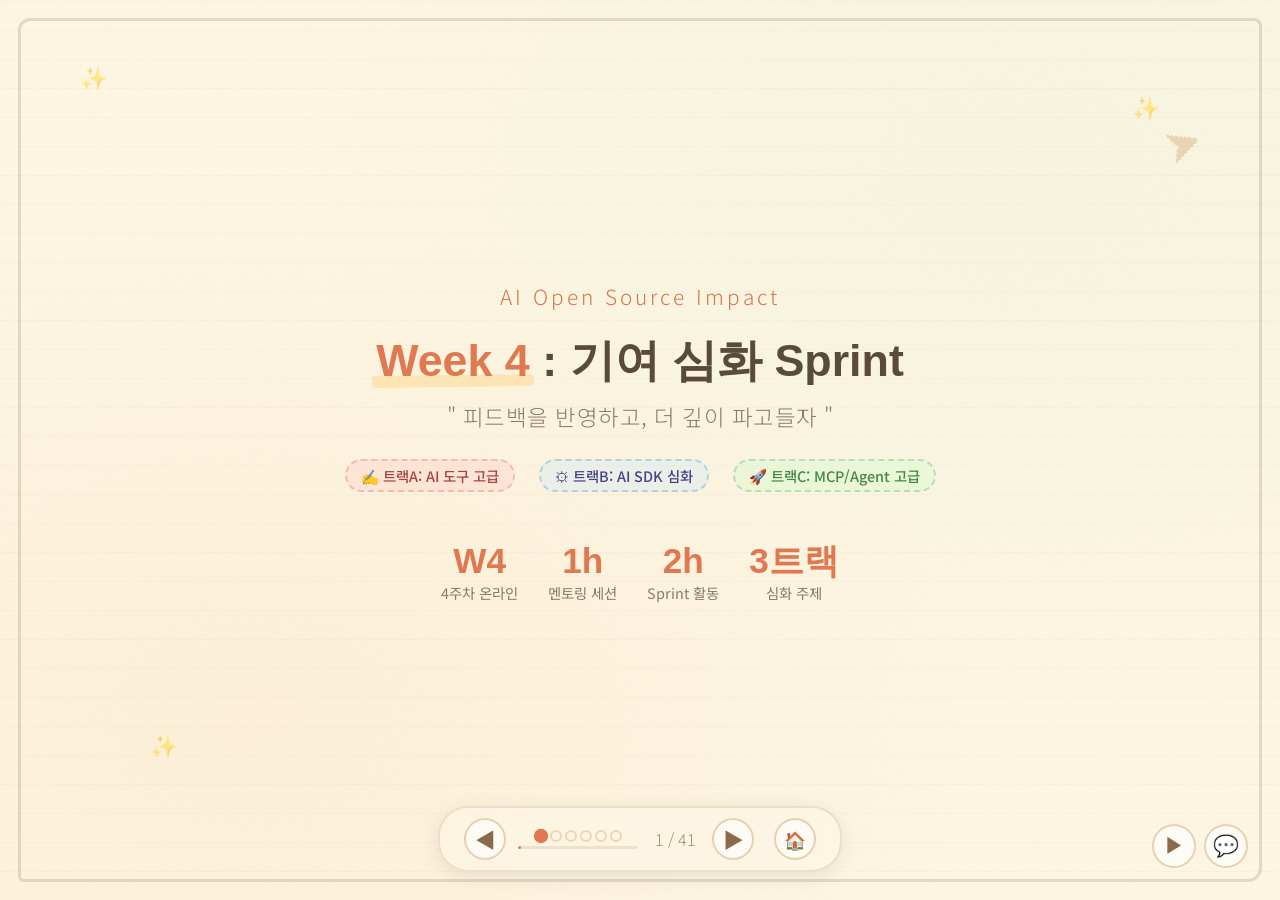
<file: week4-slides.html>
<!DOCTYPE html>
<html lang="ko">
<head>
<!-- Google tag (gtag.js) -->
<script async src="https://www.googletagmanager.com/gtag/js?id=G-9C4HG0H600"></script>
<script>
  window.dataLayer = window.dataLayer || [];
  function gtag(){dataLayer.push(arguments);}
  gtag('js', new Date());
  gtag('config', 'G-9C4HG0H600');
</script>
<meta charset="UTF-8">
<meta name="viewport" content="width=device-width, initial-scale=1.0">
<title>AIOI Week 4 - 기여 심화 Sprint</title>
<meta name="description" content="AIOI 4주차: 피드백을 반영하고, 더 깊이 파고들자. 피드백 대응, AI SDK 심화, MCP 고급.">
<meta name="keywords" content="AI, 오픈소스, AIOI, 피드백, AI SDK, MCP, 코드 리뷰, 기여 심화">
<meta name="author" content="AIOI">
<meta name="theme-color" content="#e07850">
<meta property="og:type" content="article">
<meta property="og:title" content="AIOI Week 4 - 기여 심화 Sprint">
<meta property="og:description" content="피드백을 반영하고, 더 깊이 파고들자. 피드백 대응, AI SDK 심화, MCP 고급.">
<meta property="og:image" content="https://revfactory.github.io/aioi_slide/banner.png">
<meta property="og:url" content="https://revfactory.github.io/aioi_slide/week4-slides.html">
<meta property="og:site_name" content="AIOI">
<meta property="og:locale" content="ko_KR">
<meta name="twitter:card" content="summary_large_image">
<meta name="twitter:title" content="AIOI Week 4 - 기여 심화 Sprint">
<meta name="twitter:description" content="피드백을 반영하고, 더 깊이 파고들자. AI SDK 심화, MCP 고급.">
<meta name="twitter:image" content="https://revfactory.github.io/aioi_slide/banner.png">
<link rel="stylesheet" href="slides-common.css">
</head>
<body>
<div class="slide-container">

<!-- S1: Title -->
<div class="slide active" id="slide-1">
  <span class="sparkle" style="top:60px;left:80px;">&#10024;</span><span class="sparkle" style="top:90px;right:120px;animation-delay:0.5s;">&#10024;</span><span class="sparkle" style="bottom:140px;left:150px;animation-delay:1s;">&#10024;</span><span class="doodle-arrow" style="top:120px;right:80px;transform:rotate(-20deg);">&#10148;</span>
  <div style="margin-bottom:18px;"><span style="font-family:'Noto Sans KR';font-weight:300;font-size:1.3rem;color:#d4764e;letter-spacing:3px;">AI Open Source Impact</span></div>
  <div class="slide-title" style="font-size:2.8rem;margin-bottom:8px;"><span class="highlight">Week 4</span> : 기여 심화 Sprint</div>
  <div class="slide-subtitle" style="font-size:1.4rem;margin-bottom:24px;">" 피드백을 반영하고, 더 깊이 파고들자 "</div>
  <div style="display:flex;gap:16px;margin-bottom:32px;"><span class="tag a">&#9997; 트랙A: AI 도구 고급</span><span class="tag b">&#9881; 트랙B: AI SDK 심화</span><span class="tag c">&#128640; 트랙C: <a class="oss-link" href="https://github.com/modelcontextprotocol/specification" target="_blank">MCP</a>/Agent 고급</span></div>
  <div class="stats-row"><div class="stat-item"><div class="stat-value">W4</div><div class="stat-label">4주차 온라인</div></div><div class="stat-item"><div class="stat-value">1h</div><div class="stat-label">멘토링 세션</div></div><div class="stat-item"><div class="stat-value">2h</div><div class="stat-label">Sprint 활동</div></div><div class="stat-item"><div class="stat-value">3트랙</div><div class="stat-label">심화 주제</div></div></div>
</div>

<!-- S2 -->
<div class="slide" id="slide-2">
  <span class="big-number">02</span>
  <div class="slide-title">이번 주 <span class="highlight">학습 목표</span></div>
  <div class="slide-subtitle">PR 피드백 반영 + 기술 심화 + 협업 체화</div>
  <div class="card-row"><div class="card pink" style="max-width:300px;"><div class="card-title">&#127919; 목표 1</div><div class="card-body"><li>메인테이너의 피드백을 분석하고 PR을 개선한다</li><li>리뷰 코멘트에 적절히 대응하는 법을 익힌다</li></div></div><div class="card blue" style="max-width:300px;"><div class="card-title">&#128736; 목표 2</div><div class="card-body"><li>더 심화된 기여(기능 개선, 성능 최적화)에 도전한다</li><li>트랙별 고급 기술을 학습한다</li></div></div><div class="card green" style="max-width:300px;"><div class="card-title">&#129309; 목표 3</div><div class="card-body"><li>오픈소스 커뮤니티에서의 협업 패턴을 체화한다</li><li>Peer Review를 통해 팀 역량을 높인다</li></div></div></div>
</div>

<!-- S3 -->
<div class="slide" id="slide-3">
  <span class="big-number">03</span>
  <div class="slide-title">멘토링 세션 <span class="highlight">구성</span></div>
  <div class="slide-subtitle">화상회의 1시간 집중 세션</div>
  <div class="flow-row"><div class="flow-box step1" style="min-width:240px;"><div style="font-weight:700;">&#128172; PR 리뷰 & 피드백 대응</div><div style="font-size:0.9rem;color:#8a7a6a;">20분</div></div><span class="flow-arrow">&#10148;</span><div class="flow-box step3" style="min-width:240px;"><div style="font-weight:700;">&#128218; 기술 심화 세션</div><div style="font-size:0.9rem;color:#8a7a6a;">20분</div></div><span class="flow-arrow">&#10148;</span><div class="flow-box step4" style="min-width:240px;"><div style="font-weight:700;">&#128295; 기술 병목 해결</div><div style="font-size:0.9rem;color:#8a7a6a;">20분</div></div></div>
  <div style="margin-top:30px;max-width:800px;"><table class="compare-table"><tr><th>시간</th><th>내용</th><th>세부사항</th></tr><tr><td>20분</td><td><span class="marker-text red">PR 리뷰 & 피드백</span></td><td>메인테이너 피드백 분석, 수정 전략, Force Push vs 추가 커밋</td></tr><tr><td>20분</td><td><span class="marker-text blue">기술 심화</span></td><td>트랙별 심화 주제 (A/B/C)</td></tr><tr><td>20분</td><td><span class="marker-text green">병목 해결</span></td><td>팀별 이슈 트러블슈팅, Q&A</td></tr></table></div>
</div>

<!-- S4 -->
<div class="slide" id="slide-4">
  <span class="big-number">04</span>
  <div class="slide-title">메인테이너 <span class="highlight">피드백 분석법</span></div>
  <div class="slide-subtitle">PR 리뷰를 받았을 때 어떻게 대응할 것인가?</div>
  <div class="card-row"><div class="card orange" style="max-width:500px;"><div class="card-title">&#128270; 피드백 유형 분류</div><div class="card-body"><li><span class="marker-text red">Must Fix</span> : 버그, 보안 이슈, 로직 오류 - 반드시 수정</li><li><span class="marker-text orange">Should Fix</span> : 코드 스타일, 네이밍, 컨벤션 - 프로젝트 규칙 따르기</li><li><span class="marker-text blue">Nice to Have</span> : 성능 개선, 리팩토링 제안 - 논의 후 결정</li><li><span class="marker-text green">Question</span> : 설계 의도 질문 - 정중하게 설명</li></div></div><div class="card purple" style="max-width:500px;"><div class="card-title">&#128161; 대응 원칙</div><div class="card-body"><li>모든 코멘트에 반드시 <span class="marker-text blue">답변</span>하기</li><li>동의하면 수정, 다른 의견이 있으면 근거와 함께 논의</li><li>"Thank you for the review" 등 감사 표현 잊지 않기</li><li>수정 후 "Done" 또는 "Fixed in [commit hash]"로 표시</li></div></div></div>
</div>

<!-- S5 -->
<div class="slide" id="slide-5">
  <span class="big-number">05</span>
  <div class="slide-title">피드백 대응 <span class="highlight">실전 예시</span></div>
  <div class="slide-subtitle">실제 PR 리뷰 대화에서 배우기</div>
  <div class="card-row" style="gap:20px;"><div class="card green" style="max-width:500px;"><div class="card-title">&#9989; Good Response</div><div class="code-block" style="font-size:0.8rem;">Reviewer: "이 함수에 에러 핸들링이 필요합니다."

You: "좋은 지적 감사합니다! try-catch를 추가하고
커스텀 에러 클래스도 만들었습니다.
Fixed in abc1234. PTAL (Please Take Another Look)"</div></div><div class="card pink" style="max-width:500px;"><div class="card-title">&#10060; Bad Response</div><div class="code-block" style="font-size:0.8rem;">Reviewer: "이 함수에 에러 핸들링이 필요합니다."

You: "그건 이 PR 범위 밖입니다."
(근거 없이 거부하면 신뢰를 잃음)

Better: "현재 PR 범위를 넘어서는 것 같아
별도 이슈로 분리하겠습니다. #456 생성했습니다."</div></div></div>
</div>

<!-- S6 -->
<div class="slide" id="slide-6">
  <span class="big-number">06</span>
  <div class="slide-title">AI로 <span class="highlight">피드백 분석</span>하기</div>
  <div class="slide-subtitle"><a class="oss-link" href="https://github.com/anthropics/claude-code" target="_blank">Claude Code</a>를 활용한 리뷰 피드백 대응</div>
  <div class="card-row"><div class="card blue" style="max-width:480px;"><div class="card-title">&#129302; Claude Code 활용법</div><div class="code-block" style="font-size:0.8rem;"># PR 리뷰 피드백 분석 요청
> "이 PR의 리뷰 코멘트를 분석하고
  수정 전략을 제안해줘"

# 특정 피드백에 대한 수정안
> "이 리뷰어의 제안대로 코드를
  수정해줘: [리뷰 내용 붙여넣기]"

# 수정 후 응답 메시지 작성
> "이 변경사항을 설명하는
  리뷰 응답을 영어로 작성해줘"</div></div><div class="card yellow" style="max-width:480px;"><div class="card-title">&#128161; 핵심 포인트</div><div class="card-body"><li>AI가 제안한 수정을 <span class="marker-text red">반드시 이해</span>한 후 적용</li><li>리뷰어의 의도를 AI에게 설명하면 더 정확한 수정안</li><li>AI로 <span class="marker-text blue">영어 응답</span> 작성 시 자연스러운 톤 유지</li><li>CI/CD 실패 시 AI로 로그 분석 가능</li></div></div></div>
</div>

<!-- S7 -->
<div class="slide" id="slide-7">
  <span class="big-number">07</span>
  <div class="slide-title"><span class="highlight">Force Push</span> vs 추가 커밋</div>
  <div class="slide-subtitle">PR 수정 시 어떤 전략을 선택할 것인가?</div>
  <table class="compare-table" style="max-width:950px;"><tr><th style="width:15%;">구분</th><th style="width:40%;">Force Push (rebase + push -f)</th><th style="width:40%;">추가 커밋 (fixup commit)</th></tr><tr><td><span class="marker-text red">방식</span></td><td>기존 커밋을 수정/합치고 강제 푸시</td><td>새 커밋으로 수정사항 추가</td></tr><tr><td><span class="marker-text blue">장점</span></td><td>깔끔한 커밋 히스토리, 하나의 논리적 커밋</td><td>리뷰 히스토리 보존, 변경 추적 용이</td></tr><tr><td><span class="marker-text orange">단점</span></td><td>리뷰 히스토리 손실, 다른 사람 작업 덮어쓸 위험</td><td>커밋 히스토리가 지저분해질 수 있음</td></tr><tr><td><span class="marker-text green">사용 시점</span></td><td>리뷰 전 정리, 소규모 PR, 요청 시</td><td>리뷰 중 수정, 대규모 변경, 협업 브랜치</td></tr></table>
  <div style="margin-top:20px;font-size:1rem;color:#8a7a6a;max-width:800px;text-align:center;">&#9888; 프로젝트마다 선호 방식이 다름 - <span class="hand-underline">CONTRIBUTING.md 확인</span> 필수!</div>
</div>

<!-- S8 -->
<div class="slide" id="slide-8">
  <span class="big-number">08</span>
  <div class="slide-title">Force Push <span class="highlight">실습</span></div>
  <div class="slide-subtitle">Interactive Rebase로 커밋 정리하기</div>
  <div class="code-block" style="max-width:800px;">
# 1. 최근 N개 커밋을 interactive rebase
git rebase -i HEAD~3

# 2. 에디터에서 pick/squash/fixup 선택
pick abc1234 feat: add search API
squash def5678 fix: typo in search
fixup ghi9012 style: formatting

# 3. 커밋 메시지 수정 후 저장

# 4. Force push (--force-with-lease 권장!)
git push --force-with-lease origin my-feature

# --force-with-lease: 원격에 다른 사람이 push한 게 있으면 거부 (안전)
# --force: 무조건 덮어쓰기 (위험!)</div>
  <div style="margin-top:16px;padding:12px 18px;border-radius:10px;background:rgba(224,120,80,0.08);border:2px dashed rgba(224,120,80,0.25);max-width:800px;"><span style="font-weight:700;color:#d4764e;">TIP:</span> <span style="color:#6a5a4a;">항상 <code>--force-with-lease</code>를 사용하여 다른 사람의 작업을 덮어쓰지 않도록!</span></div>
</div>

<!-- S9 -->
<div class="slide" id="slide-9">
  <span class="big-number">09</span>
  <div class="slide-title">Git <span class="highlight">Rebase</span> vs Merge</div>
  <div class="slide-subtitle">브랜치 통합 전략의 이해</div>
  <div class="card-row" style="margin-bottom:20px;"><div class="card orange" style="max-width:480px;"><div class="card-title">&#128256; Merge</div><div class="card-body"><li>두 브랜치의 히스토리를 <span class="marker-text orange">보존</span></li><li>Merge commit이 생성됨</li><li>팀 협업 시 안전한 선택</li><li>감사 추적이 필요한 프로젝트에 적합</li><li><code>git merge main</code></li></div></div><div class="card blue" style="max-width:480px;"><div class="card-title">&#128257; Rebase</div><div class="card-body"><li>커밋을 다른 베이스 위에 <span class="marker-text blue">재적용</span></li><li>선형적이고 깔끔한 히스토리</li><li>개인 브랜치에서만 사용 권장</li><li>공유 브랜치에서 사용 금지!</li><li><code>git rebase main</code></li></div></div></div>
  <div style="padding:12px 20px;border-radius:10px;background:rgba(80,160,100,0.08);border:2px dashed rgba(80,160,100,0.25);max-width:800px;"><span style="font-weight:700;color:#484;">Golden Rule:</span> <span style="color:#6a5a4a;">공개(public) 브랜치는 절대 rebase 하지 않는다!</span></div>
</div>

<!-- S10 -->
<div class="slide" id="slide-10">
  <span class="big-number">10</span>
  <div class="slide-title">Rebase <span class="highlight">워크플로우</span></div>
  <div class="slide-subtitle">PR 제출 전 브랜치를 최신 상태로 유지하기</div>
  <div class="code-block" style="max-width:800px;">
# 1. main 브랜치 최신화
git checkout main && git pull origin main

# 2. feature 브랜치로 이동 후 rebase
git checkout my-feature
git rebase main

# 3. 충돌 발생 시: 파일 수정 후
git add [충돌 해결 파일]
git rebase --continue

# 4. 되돌리기: git rebase --abort

# 5. rebase 완료 후 force push
git push --force-with-lease origin my-feature</div>
  <div style="margin-top:12px;font-size:0.95rem;color:#8a7a6a;text-align:center;">&#128161; 대부분의 오픈소스 프로젝트는 PR 제출 전 rebase를 권장합니다</div>
</div>

<!-- S11 -->
<div class="slide" id="slide-11">
  <span class="big-number">11</span>
  <div class="slide-title">Squash and <span class="highlight">Merge</span> 전략</div>
  <div class="slide-subtitle">GitHub PR 머지 옵션의 이해</div>
  <table class="compare-table" style="max-width:900px;"><tr><th>머지 방식</th><th>특징</th><th>사용 시점</th></tr><tr><td><span class="marker-text green">Create a merge commit</span></td><td>모든 커밋 히스토리 유지 + merge commit</td><td>대규모 기능, 히스토리 보존</td></tr><tr><td><span class="marker-text blue">Squash and merge</span></td><td>모든 커밋을 하나로 압축 후 merge</td><td>소규모 PR, 깔끔한 main</td></tr><tr><td><span class="marker-text orange">Rebase and merge</span></td><td>커밋을 main 위에 선형으로 재적용</td><td>선형 히스토리, 의미 있는 커밋</td></tr></table>
  <div style="margin-top:24px;"><div class="card yellow" style="max-width:800px;"><div class="card-title">&#128161; 실전 팁</div><div class="card-body"><li>대부분의 오픈소스는 <span class="marker-text blue">Squash and merge</span>를 기본 사용</li><li>Squash 시 최종 커밋 메시지를 잘 작성하는 것이 중요</li><li>프로젝트 CONTRIBUTING.md에서 선호 전략 확인</li></div></div></div>
</div>

<!-- S12 -->
<div class="slide" id="slide-12">
  <span class="big-number">12</span>
  <div class="slide-title">트랙 A 심화: <span class="highlight">AI 도구 고급</span></div>
  <div class="slide-subtitle"><a class="oss-link" href="https://github.com/anthropics/claude-code" target="_blank">Claude Code</a> 멀티파일 편집 & <a class="oss-link" href="https://github.com/features/copilot" target="_blank">Copilot</a> Agent 모드</div>
  <div class="card-row"><div class="card pink" style="max-width:320px;"><div class="card-title">&#9997; Claude Code 고급</div><div class="card-body"><li>멀티파일 편집</li><li>CLAUDE.md 활용</li><li>/create-pr 자동화</li><li>Claude Cowork 에이전트</li></div></div><div class="card blue" style="max-width:320px;"><div class="card-title">&#129302; Copilot Agent 모드</div><div class="card-body"><li>이슈 자동 할당</li><li>자율적 PR 생성</li><li>MCP 프로토콜 지원</li><li>코드 리뷰 피드백 응답</li></div></div><div class="card green" style="max-width:320px;"><div class="card-title">&#128187; <a class="oss-link" href="https://github.com/getcursor/cursor" target="_blank">Cursor</a> 심화</div><div class="card-body"><li>@Files, @Code 심볼</li><li>멀티파일 리팩토링</li><li>전체 레포 컨텍스트</li><li>다양한 AI 모델 선택</li></div></div></div>
</div>

<!-- S13 -->
<div class="slide" id="slide-13">
  <span class="big-number">13</span>
  <div class="slide-title"><a class="oss-link" href="https://github.com/anthropics/claude-code" target="_blank">Claude Code</a> <span class="highlight">멀티파일 편집</span></div>
  <div class="slide-subtitle">여러 파일에 걸친 변경을 한 번에 처리</div>
  <div class="card-row" style="gap:20px;"><div class="card yellow" style="max-width:500px;"><div class="card-title">&#128196; 활용 시나리오</div><div class="card-body"><li>API 엔드포인트 추가: 라우트 + 컨트롤러 + 테스트 + 타입</li><li>리팩토링: 함수 추출 후 여러 파일에서 import 수정</li><li>버그 수정: 원인 파일 + 테스트 파일 동시 수정</li><li>문서 업데이트: 코드 변경과 함께 README 자동 수정</li></div></div><div class="card purple" style="max-width:500px;"><div class="card-title">&#128187; 실습 명령어</div><div class="code-block" style="font-size:0.8rem;"># 멀티파일 편집 요청
> "이 함수를 별도 모듈로 추출하고
  기존 import를 모두 업데이트해줘"

# CLAUDE.md에 프로젝트 컨벤션 기록
> /init

# 변경 사항 확인 후 커밋
> "변경 사항을 리뷰하고 커밋해줘"</div></div></div>
</div>

<!-- S14 -->
<div class="slide" id="slide-14">
  <span class="big-number">14</span>
  <div class="slide-title">AI 기반 대규모 <span class="highlight">코드 리팩토링</span></div>
  <div class="slide-subtitle">실제 기업 사례에서 배우는 AI 리팩토링 전략</div>
  <div class="card-row"><div class="card orange" style="max-width:340px;"><div class="card-title">&#127970; Qonto 사례</div><div class="card-body"><li>aider(오픈소스 CLI)로 대규모 마이그레이션</li><li>엔지니어당 생산성 <span class="marker-text red">20배(2,000%)</span> 향상</li><li>~50 LoC/일 &#10148; 1,000+ LoC/일</li></div></div><div class="card green" style="max-width:340px;"><div class="card-title">&#128154; OpenObserve 사례</div><div class="card-body"><li>8개 Claude Code 에이전트 활용</li><li><span class="marker-text green">700+</span> 테스트 커버리지</li><li>플레이키 테스트 <span class="marker-text red">85% 감소</span></li></div></div><div class="card blue" style="max-width:340px;"><div class="card-title">&#128736; 주요 도구</div><div class="card-body"><li><span class="marker-text blue">Codemod 2.0</span> - AI + 결정론적 엔진</li><li><span class="marker-text green">OpenRewrite</span> - 자동 레시피 기반</li><li><span class="marker-text orange">Moderne</span> - 대규모 현대화</li></div></div></div>
</div>

<!-- S15 -->
<div class="slide" id="slide-15">
  <span class="big-number">15</span>
  <div class="slide-title">AI 리팩토링 <span class="highlight">실전 가이드</span></div>
  <div class="slide-subtitle">단계별 접근법으로 안전하게 리팩토링</div>
  <div class="flow-row" style="margin-bottom:20px;"><div class="flow-box step1"><div style="font-weight:700;">1. 분석</div><div style="font-size:0.85rem;color:#8a7a6a;">AI로 코드 스멜 탐지</div></div><span class="flow-arrow">&#10148;</span><div class="flow-box step2"><div style="font-weight:700;">2. 계획</div><div style="font-size:0.85rem;color:#8a7a6a;">리팩토링 범위 정의</div></div><span class="flow-arrow">&#10148;</span><div class="flow-box step3"><div style="font-weight:700;">3. 테스트</div><div style="font-size:0.85rem;color:#8a7a6a;">기존 테스트 확인</div></div><span class="flow-arrow">&#10148;</span><div class="flow-box step4"><div style="font-weight:700;">4. 실행</div><div style="font-size:0.85rem;color:#8a7a6a;">AI로 코드 변환</div></div><span class="flow-arrow">&#10148;</span><div class="flow-box step5"><div style="font-weight:700;">5. 검증</div><div style="font-size:0.85rem;color:#8a7a6a;">테스트 + 리뷰</div></div></div>
  <div class="card yellow" style="max-width:800px;flex:none;"><div class="card-title">&#9888; 주의사항</div><div class="card-body"><li>AI 리팩토링 결과를 <span class="marker-text red">반드시 검증</span> - 테스트 통과 확인</li><li>한 번에 너무 큰 범위를 변경하지 않기 - <span class="marker-text blue">작은 PR</span>로 분리</li><li>리팩토링과 기능 변경을 <span class="marker-text orange">별도 커밋</span>으로 분리</li></div></div>
</div>

<!-- S16 -->
<div class="slide" id="slide-16">
  <span class="big-number">16</span>
  <div class="slide-title">트랙 B 심화: <span class="highlight">AI SDK</span> & 통합 패턴</div>
  <div class="slide-subtitle"><a class="oss-link" href="https://github.com/vercel/ai" target="_blank">Vercel AI SDK</a>, <a class="oss-link" href="https://github.com/langchain-ai/langchain" target="_blank">LangChain</a>, 벡터 DB, 프롬프트 엔지니어링</div>
  <div class="card-row"><div class="card blue" style="max-width:240px;"><div class="card-title">&#9881; Vercel AI SDK</div><div class="card-body"><li>스트리밍 구현</li><li>AI Gateway</li><li>Agent 추상화</li></div></div><div class="card green" style="max-width:240px;"><div class="card-title">&#128279; LangChain</div><div class="card-body"><li>LCEL 파이프라인</li><li><a class="oss-link" href="https://github.com/langchain-ai/langgraph" target="_blank">LangGraph</a> 1.0</li><li>도구 호출</li></div></div><div class="card purple" style="max-width:240px;"><div class="card-title">&#128451; 벡터 DB</div><div class="card-body"><li><a class="oss-link" href="https://github.com/pgvector/pgvector" target="_blank">pgvector</a> 통합</li><li><a class="oss-link" href="https://github.com/chroma-core/chroma" target="_blank">Chroma</a> 활용</li><li>하이브리드 검색</li></div></div><div class="card orange" style="max-width:240px;"><div class="card-title">&#128172; 프롬프트</div><div class="card-body"><li>시스템 프롬프트</li><li>Few-shot 학습</li><li>구조화된 출력</li></div></div></div>
</div>

<!-- S17 -->
<div class="slide" id="slide-17">
  <span class="big-number">17</span>
  <div class="slide-title"><a class="oss-link" href="https://github.com/vercel/ai" target="_blank">Vercel AI SDK</a> <span class="highlight">스트리밍</span></div>
  <div class="slide-subtitle">AI SDK 6 - 실시간 텍스트 스트리밍의 핵심</div>
  <div class="card-row" style="gap:20px;"><div class="card blue" style="max-width:500px;"><div class="card-title">&#9881; 서버 사이드</div><div class="code-block" style="font-size:0.78rem;">// app/api/chat/route.ts
import { openai } from '@ai-sdk/openai';
import { streamText } from 'ai';

export async function POST(req: Request) {
  const { messages } = await req.json();
  const result = streamText({
    model: openai('gpt-4o'),
    messages,
  });
  return result.toDataStreamResponse();
}</div></div><div class="card green" style="max-width:500px;"><div class="card-title">&#127912; 클라이언트 사이드</div><div class="code-block" style="font-size:0.78rem;">// components/Chat.tsx
'use client';
import { useChat } from '@ai-sdk/react';

export default function Chat() {
  const { messages, input,
    handleInputChange, handleSubmit
  } = useChat();
  return (
    &lt;form onSubmit={handleSubmit}&gt;
      {messages.map(m =&gt;
        &lt;p key={m.id}&gt;{m.content}&lt;/p&gt;
      )}
      &lt;input value={input}
        onChange={handleInputChange} /&gt;
    &lt;/form&gt;
  );
}</div></div></div>
</div>

<!-- S18 -->
<div class="slide" id="slide-18">
  <span class="big-number">18</span>
  <div class="slide-title">AI SDK 6 <span class="highlight">신기능</span></div>
  <div class="slide-subtitle">Agent 추상화, 도구 실행, AI Gateway</div>
  <div class="card-row"><div class="card orange" style="max-width:320px;"><div class="card-title">&#129302; Agent 추상화</div><div class="card-body"><li>프롬프트와 API를 자동 연결하는 <span class="marker-text orange">Agent</span> 객체</li><li>도구 호출 + 사용자 승인 (needsApproval)</li><li>Memory Tool로 대화 간 정보 유지</li></div></div><div class="card purple" style="max-width:320px;"><div class="card-title">&#128269; Provider Tools</div><div class="card-body"><li>웹 검색 도구</li><li>코드 실행 (샌드박스)</li><li>Tool Search (Regex/BM25)</li><li>메모리 관리 도구</li></div></div><div class="card green" style="max-width:320px;"><div class="card-title">&#127760; AI Gateway</div><div class="card-body"><li><span class="marker-text green">18+</span> 모델 프로바이더 지원</li><li>중앙화된 모델 접근</li><li>예산 통제 및 모니터링</li><li>React/Vue/Svelte/Angular</li></div></div></div>
</div>

<!-- S19 -->
<div class="slide" id="slide-19">
  <span class="big-number">19</span>
  <div class="slide-title"><a class="oss-link" href="https://github.com/langchain-ai/langchain" target="_blank">LangChain</a> <span class="highlight">LCEL</span> 파이프라인</div>
  <div class="slide-subtitle">LangChain Expression Language로 체인 구성하기</div>
  <div class="card-row" style="gap:20px;"><div class="card green" style="max-width:520px;"><div class="card-title">&#128279; LCEL 기본 구조</div><div class="code-block" style="font-size:0.78rem;">from langchain_openai import ChatOpenAI
from langchain_core.prompts import ChatPromptTemplate
from langchain_core.output_parsers import StrOutputParser

prompt = ChatPromptTemplate.from_template(
    "다음 주제를 요약해줘: {topic}"
)
model = ChatOpenAI(model="gpt-4o")
parser = StrOutputParser()

# LCEL 체인: prompt | model | parser
chain = prompt | model | parser
result = chain.invoke({"topic": "MCP 프로토콜"})

# 스트리밍
for chunk in chain.stream({"topic": "RAG"}):
    print(chunk, end="")</div></div><div class="card yellow" style="max-width:420px;"><div class="card-title">&#128161; LCEL 핵심 특징</div><div class="card-body"><li><span class="marker-text blue">| 연산자</span>로 직관적 체인 구성</li><li>모든 컴포넌트가 <span class="marker-text green">Runnable</span> 인터페이스</li><li>자동 스트리밍, 배치, 비동기 지원</li><li>LangSmith 트레이싱 자동 통합</li></div><div style="margin-top:12px;padding:8px;background:rgba(80,160,100,0.1);border-radius:6px;font-size:0.85rem;">LangChain & <a class="oss-link" href="https://github.com/langchain-ai/langgraph" target="_blank">LangGraph</a> <span class="marker-text green">v1.0 GA</span> (2025.11)</div></div></div>
</div>

<!-- S20 -->
<div class="slide" id="slide-20">
  <span class="big-number">20</span>
  <div class="slide-title"><a class="oss-link" href="https://github.com/langchain-ai/langgraph" target="_blank"><span class="highlight">LangGraph</span></a> 1.0 심화</div>
  <div class="slide-subtitle">그래프 기반 상태 관리 에이전트 워크플로우</div>
  <div class="card-row"><div class="card blue" style="max-width:480px;"><div class="card-title">&#128200; 핵심 개념</div><div class="card-body"><li><span class="marker-text blue">StateGraph</span> - 상태를 가진 그래프 정의</li><li><span class="marker-text green">Node</span> - 각 단계의 로직 (함수)</li><li><span class="marker-text orange">Edge</span> - 노드 간 전이 규칙</li><li><span class="marker-text red">Conditional Edge</span> - 조건부 분기</li><li>Durable State - 실행 상태 자동 영속화</li><li>Human-in-the-Loop - 사람 승인 후 재개</li></div></div><div class="card orange" style="max-width:480px;"><div class="card-title">&#128736; 실전 활용 패턴</div><div class="card-body"><li><span class="marker-text orange">ReAct Agent</span> - 추론 + 행동 반복</li><li><span class="marker-text blue">Plan & Execute</span> - 계획 후 단계별 실행</li><li><span class="marker-text green">Multi-Agent</span> - 여러 에이전트 협업</li><li>Checkpointing - 중단점 복구</li><li>LangSmith 비용 추적 (2025.12 추가)</li></div></div></div>
</div>

<!-- S21 -->
<div class="slide" id="slide-21">
  <span class="big-number">21</span>
  <div class="slide-title">벡터 DB <span class="highlight">통합 패턴</span></div>
  <div class="slide-subtitle"><a class="oss-link" href="https://github.com/pgvector/pgvector" target="_blank">pgvector</a>, <a class="oss-link" href="https://github.com/chroma-core/chroma" target="_blank">Chroma</a> - 시맨틱 검색의 핵심</div>
  <table class="compare-table" style="max-width:950px;"><tr><th>데이터베이스</th><th>Stars</th><th>특징</th><th>적합한 용도</th></tr><tr><td><span class="marker-text blue">pgvector</span></td><td>15K+</td><td>PostgreSQL 확장, SQL과 통합</td><td>기존 PostgreSQL 사용 프로젝트</td></tr><tr><td><span class="marker-text green">Chroma</span></td><td>6K+</td><td>개발자 친화적, 빠른 시작</td><td>프로토타이핑, 소규모 앱</td></tr><tr><td><span class="marker-text orange">Milvus</span></td><td>35K+</td><td>대규모 분산 처리, 고성능</td><td>산업용, 10억 규모 벡터</td></tr><tr><td><span class="marker-text red">Qdrant</span></td><td>9K+</td><td>Rust 기반, 고성능 필터링</td><td>성능 중심 프로덕션</td></tr></table>
  <div style="margin-top:16px;font-size:0.95rem;color:#8a7a6a;text-align:center;">2026년 베스트 프랙티스: <span class="hand-underline">하이브리드 검색</span> (BM25 키워드 + 벡터 유사도)</div>
</div>

<!-- S22 -->
<div class="slide" id="slide-22">
  <span class="big-number">22</span>
  <div class="slide-title"><a class="oss-link" href="https://github.com/pgvector/pgvector" target="_blank"><span class="highlight">pgvector</span></a> 실습</div>
  <div class="slide-subtitle">PostgreSQL에서 벡터 검색 구현하기</div>
  <div class="code-block" style="max-width:800px;font-size:0.82rem;">-- 1. pgvector 확장 활성화
CREATE EXTENSION vector;

-- 2. 임베딩 컬럼 테이블 생성
CREATE TABLE documents (
  id SERIAL PRIMARY KEY,
  content TEXT,
  embedding VECTOR(1536)  -- OpenAI 임베딩 차원
);

-- 3. 유사도 검색 (코사인 거리)
SELECT content, 1 - (embedding &lt;=&gt; '[0.1, 0.2, ...]') AS similarity
FROM documents ORDER BY embedding &lt;=&gt; '[0.1, 0.2, ...]' LIMIT 5;

-- 4. HNSW 인덱스 생성
CREATE INDEX ON documents USING hnsw (embedding vector_cosine_ops);

-- 5. 하이브리드 검색 (키워드 + 벡터)
SELECT content FROM documents
WHERE content ILIKE '%검색어%'
ORDER BY embedding &lt;=&gt; '[...]' LIMIT 10;</div>
</div>

<!-- S23 -->
<div class="slide" id="slide-23">
  <span class="big-number">23</span>
  <div class="slide-title"><a class="oss-link" href="https://github.com/chroma-core/chroma" target="_blank"><span class="highlight">Chroma</span></a> 실습</div>
  <div class="slide-subtitle">Python에서 가장 빠르게 시작하는 벡터 DB</div>
  <div class="card-row" style="gap:20px;"><div class="card purple" style="max-width:500px;"><div class="card-title">&#128187; 기본 사용법</div><div class="code-block" style="font-size:0.78rem;">import chromadb
client = chromadb.Client()
collection = client.create_collection("docs")

# 문서 추가 (임베딩 자동 생성)
collection.add(
    documents=["MCP는 LLM 통합 프로토콜",
               "RAG는 검색 증강 생성"],
    ids=["doc1", "doc2"]
)

# 시맨틱 검색
results = collection.query(
    query_texts=["AI 프로토콜"], n_results=2
)</div></div><div class="card yellow" style="max-width:420px;"><div class="card-title">&#128161; <a class="oss-link" href="https://github.com/langchain-ai/langchain" target="_blank">LangChain</a> 연동</div><div class="code-block" style="font-size:0.78rem;">from langchain_chroma import Chroma
from langchain_openai import OpenAIEmbeddings

vectorstore = Chroma.from_documents(
    documents=docs,
    embedding=OpenAIEmbeddings()
)

retriever = vectorstore.as_retriever(
    search_kwargs={"k": 3}
)

# RAG 체인에 연결
chain = retriever | prompt | llm</div></div></div>
</div>

<!-- S24 -->
<div class="slide" id="slide-24">
  <span class="big-number">24</span>
  <div class="slide-title"><span class="highlight">프롬프트 엔지니어링</span> 기법</div>
  <div class="slide-subtitle">AI 기능의 품질을 결정하는 핵심 스킬</div>
  <div class="card-row"><div class="card pink" style="max-width:320px;"><div class="card-title">&#127919; 기본 기법</div><div class="card-body"><li><span class="marker-text red">시스템 프롬프트</span>: 역할과 제약 설정</li><li><span class="marker-text orange">Few-shot</span>: 예시로 패턴 학습</li><li><span class="marker-text blue">Chain of Thought</span>: 단계별 추론 유도</li></div></div><div class="card blue" style="max-width:320px;"><div class="card-title">&#128736; 고급 기법</div><div class="card-body"><li><span class="marker-text blue">구조화된 출력</span>: JSON 스키마 강제</li><li><span class="marker-text green">도구 호출</span>: 함수 실행 지시</li><li><span class="marker-text orange">프롬프트 캐싱</span>: 비용 90% 절감</li></div></div><div class="card green" style="max-width:320px;"><div class="card-title">&#9888; 최적화 팁</div><div class="card-body"><li>정적 콘텐츠는 프롬프트 <span class="marker-text green">앞부분</span>에 배치</li><li>간단한 작업은 저가 모델</li><li>max_tokens로 응답 길이 제한</li></div></div></div>
</div>

<!-- S25 -->
<div class="slide" id="slide-25">
  <span class="big-number">25</span>
  <div class="slide-title">프롬프트 <span class="highlight">실전 예시</span></div>
  <div class="slide-subtitle">오픈소스 AI 기능에 사용하는 프롬프트 패턴</div>
  <div class="code-block" style="max-width:850px;font-size:0.82rem;"># 시스템 프롬프트 예시: 코드 리뷰 봇
system_prompt = """
당신은 시니어 코드 리뷰어입니다.
1. 보안 취약점을 최우선으로 체크
2. 성능 이슈를 지적
3. 코드 스타일 가이드 준수 여부 확인
4. 건설적이고 구체적인 피드백 제공
5. 응답은 JSON: {"issues": [...], "score": 0-10}
"""

# Few-shot 예시: 커밋 메시지 생성
few_shot = """
예시 1: diff: + def validate_email(email): ...
커밋: feat(auth): add email validation utility

예시 2: diff: - timeout = 30 / + timeout = 60
커밋: fix(api): increase request timeout to 60s

이제 다음 diff에 대한 커밋 메시지를 작성하세요:
{diff}
"""</div>
</div>

<!-- S26 -->
<div class="slide" id="slide-26">
  <span class="big-number">26</span>
  <div class="slide-title">트랙 C 심화: <span class="highlight"><a class="oss-link" href="https://github.com/modelcontextprotocol/specification" target="_blank">MCP</a>/Agent</span> 고급</div>
  <div class="slide-subtitle">MCP 고급 활용, Agentic RAG, 멀티 에이전트</div>
  <div class="card-row"><div class="card green" style="max-width:320px;"><div class="card-title">&#128279; MCP 고급</div><div class="card-body"><li>Streamable HTTP 전송</li><li>Tasks 프리미티브 (비동기)</li><li>OAuth 2.1 인증</li><li>Tool Composition</li></div></div><div class="card purple" style="max-width:320px;"><div class="card-title">&#128218; Agentic RAG</div><div class="card-body"><li>GraphRAG (지식 그래프)</li><li>적응형 검색 전략</li><li>불확실성 정량화</li><li>자동 검증/합성</li></div></div><div class="card orange" style="max-width:320px;"><div class="card-title">&#129302; 멀티 에이전트</div><div class="card-body"><li><a class="oss-link" href="https://github.com/crewAIInc/crewAI" target="_blank">CrewAI</a> 1.9+</li><li><a class="oss-link" href="https://github.com/langchain-ai/langgraph" target="_blank">LangGraph</a> 에이전트</li><li>역할 기반 협업</li><li>이벤트 드리븐 워크플로우</li></div></div></div>
</div>

<!-- S27 -->
<div class="slide" id="slide-27">
  <span class="big-number">27</span>
  <div class="slide-title"><a class="oss-link" href="https://github.com/modelcontextprotocol/specification" target="_blank">MCP</a> <span class="highlight">Streaming</span> & Tasks</div>
  <div class="slide-subtitle">2025.11 스펙 업데이트 핵심 기능</div>
  <div class="card-row" style="gap:20px;"><div class="card blue" style="max-width:480px;"><div class="card-title">&#128259; Streamable HTTP</div><div class="card-body"><li>기존 SSE 방식을 대체하는 <span class="marker-text blue">새로운 전송</span></li><li>양방향 통신 지원</li><li>Chunked Transfer Encoding</li><li>단일 HTTP 연결로 메시지 전달</li><li>대규모 배포에 적합한 확장성</li></div></div><div class="card orange" style="max-width:480px;"><div class="card-title">&#128203; Tasks 프리미티브</div><div class="card-body"><li><span class="marker-text orange">비동기 장시간 작업</span> 지원</li><li>서버가 Task를 생성하고 핸들 반환</li><li>진행 상황 업데이트 발행</li><li>결과 전달 및 상태 추적</li></div></div></div>
  <div style="margin-top:16px;padding:10px 18px;border-radius:8px;background:rgba(80,130,200,0.08);border:2px dashed rgba(80,130,200,0.25);max-width:800px;text-align:center;"><span style="font-size:0.95rem;color:#6a5a4a;">MCP SDK 다운로드 <span class="marker-text blue">9,700만 회/월</span> | 활성 서버 <span class="marker-text green">10,000+</span> | AAIF 이관 완료</span></div>
</div>

<!-- S28 -->
<div class="slide" id="slide-28">
  <span class="big-number">28</span>
  <div class="slide-title"><a class="oss-link" href="https://github.com/modelcontextprotocol/specification" target="_blank">MCP</a> <span class="highlight">인증</span> & Tool Composition</div>
  <div class="slide-subtitle">보안과 도구 조합의 고급 패턴</div>
  <div class="card-row" style="gap:20px;"><div class="card pink" style="max-width:480px;"><div class="card-title">&#128274; OAuth 2.1 인증</div><div class="card-body"><li>MCP 서버를 <span class="marker-text red">OAuth Resource Server</span>로 분류</li><li>Protected Resource Metadata 디스커버리</li><li>OpenID Connect 인가 서버 해석</li><li>Resource Indicators로 악의적 서버 방지</li></div></div><div class="card green" style="max-width:480px;"><div class="card-title">&#128295; Tool Composition</div><div class="card-body"><li>여러 MCP 서버의 도구를 <span class="marker-text green">조합</span></li><li>서버 간 파이프라인 구성</li><li>Structured Tool Output (2025.06)</li><li>MCP Registry(2,000+ 항목)에서 도구 탐색</li></div></div></div>
</div>

<!-- S29 -->
<div class="slide" id="slide-29">
  <span class="big-number">29</span>
  <div class="slide-title"><a class="oss-link" href="https://github.com/modelcontextprotocol/specification" target="_blank">MCP</a> 서버 <span class="highlight">고급 구현</span></div>
  <div class="slide-subtitle">FastMCP로 고급 기능 구현하기</div>
  <div class="code-block" style="max-width:800px;font-size:0.8rem;">from fastmcp import FastMCP
import httpx

mcp = FastMCP("advanced-server")

@mcp.resource("config://settings")
def get_settings() -> str:
    return '{"theme": "dark", "language": "ko"}'

@mcp.tool()
async def search_api(query: str, limit: int = 5) -> str:
    """API에서 검색 결과를 반환합니다"""
    async with httpx.AsyncClient() as client:
        resp = await client.get(
            f"https://api.example.com/search?q={query}&amp;limit={limit}"
        )
        return resp.text

@mcp.prompt()
def analyze_data(data_type: str) -> str:
    return f"{data_type} 데이터를 분석하고 인사이트를 제공해주세요"

# 주의: STDIO 서버에서 console.log() 대신 console.error() 사용!</div>
</div>

<!-- S30 -->
<div class="slide" id="slide-30">
  <span class="big-number">30</span>
  <div class="slide-title"><span class="highlight">Agentic RAG</span> & GraphRAG</div>
  <div class="slide-subtitle">차세대 검색 증강 생성의 핵심 패턴</div>
  <div class="card-row" style="margin-bottom:16px;"><div class="card purple" style="max-width:480px;"><div class="card-title">&#128218; GraphRAG</div><div class="card-body"><li><span class="marker-text blue">지식 그래프</span> + 벡터 검색 결합</li><li>검색 정밀도 <span class="marker-text red">99%</span> 달성</li><li>주요 구현: Microsoft GraphRAG, LightRAG</li></div></div><div class="card orange" style="max-width:480px;"><div class="card-title">&#129302; Agentic RAG</div><div class="card-body"><li>자율 에이전트가 <span class="marker-text orange">동적 검색 전략 선택</span></li><li>검색 &#10148; 검증 &#10148; 합성 루프 반복</li><li>불확실성 정량화로 답변 품질 보장</li></div></div></div>
  <div class="flow-row"><div class="flow-box step1"><div style="font-weight:700;">쿼리 분석</div></div><span class="flow-arrow">&#10148;</span><div class="flow-box step2"><div style="font-weight:700;">전략 선택</div></div><span class="flow-arrow">&#10148;</span><div class="flow-box step3"><div style="font-weight:700;">검색 실행</div></div><span class="flow-arrow">&#10148;</span><div class="flow-box step4"><div style="font-weight:700;">검증/반복</div></div><span class="flow-arrow">&#10148;</span><div class="flow-box step5"><div style="font-weight:700;">답변 합성</div></div></div>
</div>

<!-- S31 -->
<div class="slide" id="slide-31">
  <span class="big-number">31</span>
  <div class="slide-title">GraphRAG <span class="highlight">구현 패턴</span></div>
  <div class="slide-subtitle">지식 그래프 기반 RAG 파이프라인</div>
  <div class="card-row" style="gap:20px;"><div class="card green" style="max-width:500px;"><div class="card-title">&#128200; 구현 단계</div><div class="card-body"><li><span class="marker-text green">1단계</span>: 문서에서 엔티티 & 관계 추출 (LLM 활용)</li><li><span class="marker-text blue">2단계</span>: 지식 그래프 구성 (Neo4j, NetworkX)</li><li><span class="marker-text orange">3단계</span>: 커뮤니티 탐지 & 요약 생성</li><li><span class="marker-text red">4단계</span>: 쿼리 시 그래프 + 벡터 검색 결합</li><li><span class="marker-text blue">5단계</span>: 컨텍스트 조합 후 LLM 응답 생성</li></div></div><div class="card blue" style="max-width:440px;"><div class="card-title">&#128736; 주요 프레임워크</div><table class="compare-table" style="font-size:0.85rem;"><tr><th>프레임워크</th><th>특징</th></tr><tr><td>Microsoft GraphRAG</td><td>공식 구현, 대규모</td></tr><tr><td>LightRAG</td><td>경량, 빠른 시작</td></tr><tr><td>Nano-GraphRAG</td><td>미니멀, 학습용</td></tr><tr><td>RAGFlow</td><td>RAG+Agent 통합</td></tr></table></div></div>
</div>

<!-- S32 -->
<div class="slide" id="slide-32">
  <span class="big-number">32</span>
  <div class="slide-title">멀티 에이전트: <a class="oss-link" href="https://github.com/crewAIInc/crewAI" target="_blank"><span class="highlight">CrewAI</span></a></div>
  <div class="slide-subtitle">역할 기반 AI 에이전트 협업 프레임워크</div>
  <div class="card-row" style="gap:20px;"><div class="card orange" style="max-width:500px;"><div class="card-title">&#129302; CrewAI 핵심</div><div class="card-body"><li><span class="marker-text orange">Agent</span> - 역할, 목표, 배경을 가진 자율 에이전트</li><li><span class="marker-text blue">Task</span> - 에이전트에게 할당된 구체적 작업</li><li><span class="marker-text green">Crew</span> - 에이전트 팀 + 작업 순서 정의</li><li><span class="marker-text red">Flow</span> - 이벤트 드리븐 프로덕션 워크플로우</li></div><div style="margin-top:8px;font-size:0.85rem;color:#999;">v1.9+ | 43,700+ Stars | 100K+ 인증 개발자</div></div><div class="card purple" style="max-width:440px;"><div class="card-title">&#128187; 코드 예시</div><div class="code-block" style="font-size:0.75rem;">from crewai import Agent, Task, Crew

researcher = Agent(
    role="리서처",
    goal="주제에 대한 정보 수집",
    backstory="숙련된 연구 전문가"
)
writer = Agent(
    role="작성자",
    goal="리서치 결과를 보고서로 작성",
    backstory="기술 문서 전문가"
)
crew = Crew(
    agents=[researcher, writer],
    tasks=[Task(description="MCP 조사",
                agent=researcher),
           Task(description="보고서 작성",
                agent=writer)]
)
result = crew.kickoff()</div></div></div>
</div>

<!-- S33 -->
<div class="slide" id="slide-33">
  <span class="big-number">33</span>
  <div class="slide-title">멀티 에이전트: <a class="oss-link" href="https://github.com/langchain-ai/langgraph" target="_blank"><span class="highlight">LangGraph</span></a></div>
  <div class="slide-subtitle">그래프 기반 에이전트 오케스트레이션</div>
  <div class="card-row" style="gap:20px;"><div class="card blue" style="max-width:480px;"><div class="card-title">&#128200; LangGraph vs CrewAI</div><table class="compare-table" style="font-size:0.85rem;"><tr><th>구분</th><th>LangGraph</th><th>CrewAI</th></tr><tr><td>접근</td><td>그래프 기반 상태 관리</td><td>역할 기반 협업</td></tr><tr><td>유연성</td><td>매우 높음 (저수준)</td><td>높음 (고수준)</td></tr><tr><td>학습곡선</td><td>가파름</td><td>완만함</td></tr><tr><td>적합</td><td>복잡한 워크플로우</td><td>팀 협업 시뮬레이션</td></tr></table></div><div class="card green" style="max-width:480px;"><div class="card-title">&#128161; 선택 가이드</div><div class="card-body"><li><span class="marker-text blue"><a class="oss-link" href="https://github.com/langchain-ai/langgraph" target="_blank">LangGraph</a></span>: 세밀한 제어, 복잡한 분기, 프로덕션</li><li><span class="marker-text orange"><a class="oss-link" href="https://github.com/crewAIInc/crewAI" target="_blank">CrewAI</a></span>: 빠른 프로토타이핑, 역할 기반, 직관적 API</li><li><span class="marker-text green"><a class="oss-link" href="https://github.com/microsoft/autogen" target="_blank">AutoGen</a></span>: 연구 목적, 비동기 이벤트 드리븐</li><li>2025 트렌드: 프레임워크 기반 엔지니어링으로 전환</li></div></div></div>
</div>

<!-- S34 -->
<div class="slide" id="slide-34">
  <span class="big-number">34</span>
  <div class="slide-title"><span class="highlight">Peer Review</span> 효과적으로 하기</div>
  <div class="slide-subtitle">코드 리뷰의 기술 - 주는 것과 받는 것</div>
  <div class="card-row"><div class="card green" style="max-width:480px;"><div class="card-title">&#9989; 리뷰어로서</div><div class="card-body"><li>먼저 <span class="marker-text green">PR 설명</span>과 관련 이슈를 읽기</li><li>큰 그림 파악 후 세부 리뷰</li><li>"왜?"를 질문하되 비난이 아닌 <span class="marker-text blue">호기심</span>으로</li><li>구체적인 <span class="marker-text orange">대안</span>을 코드와 함께 제시</li><li>잘한 부분도 언급: "Nice approach!"</li></div></div><div class="card blue" style="max-width:480px;"><div class="card-title">&#128172; 리뷰 받는 입장</div><div class="card-body"><li>모든 피드백을 <span class="marker-text blue">감사히</span> 받아들이기</li><li>방어적으로 반응하지 않기</li><li>동의하면 수정, 다르면 <span class="marker-text orange">근거</span>와 함께 토론</li><li>수정 완료 후 "Resolved" 표시하기</li><li>큰 변경은 별도 이슈/PR로 분리 제안</li></div></div></div>
</div>

<!-- S35 -->
<div class="slide" id="slide-35">
  <span class="big-number">35</span>
  <div class="slide-title">코드 리뷰 <span class="highlight">체크리스트</span></div>
  <div class="slide-subtitle">팀 내 코드 리뷰 시 확인 항목</div>
  <div class="card-row"><div class="card yellow" style="max-width:320px;"><div class="card-title">&#128270; 기능 & 로직</div><ul class="checklist"><li>요구사항을 올바르게 구현?</li><li>엣지 케이스를 처리?</li><li>에러 핸들링이 적절?</li><li>비즈니스 로직이 맞는가?</li></ul></div><div class="card pink" style="max-width:320px;"><div class="card-title">&#128272; 보안 & 성능</div><ul class="checklist"><li>입력 검증이 되어 있는가?</li><li>API 키가 노출되지 않는가?</li><li>불필요한 API 호출은 없는가?</li><li>N+1 쿼리 문제는 없는가?</li></ul></div><div class="card green" style="max-width:320px;"><div class="card-title">&#128221; 코드 품질</div><ul class="checklist"><li>네이밍이 명확한가?</li><li>테스트가 포함되어 있는가?</li><li>프로젝트 컨벤션을 따르는가?</li><li>불필요한 코드는 없는가?</li></ul></div></div>
</div>

<!-- S36 -->
<div class="slide" id="slide-36">
  <span class="big-number">36</span>
  <div class="slide-title">AI <span class="highlight">코드 리뷰</span> 도구 활용</div>
  <div class="slide-subtitle">AI로 코드 리뷰 품질 높이기</div>
  <table class="compare-table" style="max-width:900px;"><tr><th>도구</th><th>유형</th><th>특징</th><th>비용</th></tr><tr><td><span class="marker-text blue">CodeRabbit</span></td><td>상용/OSS 무료</td><td>즉각 피드백, 오픈소스 무료</td><td>OSS 무료</td></tr><tr><td><span class="marker-text green">PR-Agent</span></td><td>오픈소스</td><td>Original OSS PR Reviewer</td><td>무료</td></tr><tr><td><span class="marker-text orange">Kodus</span></td><td>오픈소스</td><td>시니어 리뷰어처럼 작동</td><td>무료</td></tr><tr><td><span class="marker-text red">Graphite</span></td><td>상용</td><td>실시간 피드백, 96% 긍정</td><td>유료</td></tr></table>
  <div style="margin-top:20px;"><div class="card yellow" style="max-width:800px;"><div class="card-title">&#128161; 활용 팁</div><div class="card-body"><li>AI 리뷰는 <span class="marker-text red">보조 수단</span> - 사람의 리뷰를 대체하지 않음</li><li>AI가 잘하는 것: 보안 취약점, 코드 스타일, 성능 패턴, 일관성 체크</li></div></div></div>
</div>

<!-- S37 -->
<div class="slide" id="slide-37">
  <span class="big-number">37</span>
  <div class="slide-title">Sprint 활동 <span class="highlight">안내</span></div>
  <div class="slide-subtitle">자기주도 학습 2시간 - 심화 기여에 집중</div>
  <div class="card-row"><div class="card pink" style="max-width:320px;"><div class="card-title">&#9997; 트랙 A</div><div class="card-body"><li>기존 PR <span class="marker-text red">피드백 반영</span></li><li><a class="oss-link" href="https://github.com/anthropics/claude-code" target="_blank">Claude Code</a> 멀티파일 편집 실습</li><li>AI 기반 테스트 코드 자동 생성</li><li>두 번째 기여 이슈 선정</li></div></div><div class="card blue" style="max-width:320px;"><div class="card-title">&#9881; 트랙 B</div><div class="card-body"><li>AI SDK 스트리밍 기능 구현</li><li>벡터 DB 통합 PR 작성</li><li>프롬프트 최적화 실험</li><li>LCEL 파이프라인 구축</li></div></div><div class="card green" style="max-width:320px;"><div class="card-title">&#128640; 트랙 C</div><div class="card-body"><li><a class="oss-link" href="https://github.com/modelcontextprotocol/specification" target="_blank">MCP</a> 서버 고급 기능 구현</li><li>RAG 파이프라인 최적화</li><li>멀티 에이전트 프로토타입</li><li><a class="oss-link" href="https://github.com/streamlit/streamlit" target="_blank">Streamlit</a>/<a class="oss-link" href="https://github.com/gradio-app/gradio" target="_blank">Gradio</a> 데모 개선</li></div></div></div>
</div>

<!-- S38 -->
<div class="slide" id="slide-38">
  <span class="big-number">38</span>
  <div class="slide-title">오픈소스 <span class="highlight">협업 패턴</span> 체화</div>
  <div class="slide-subtitle">커뮤니티에서 신뢰를 쌓는 법</div>
  <div class="card-row"><div class="card orange" style="max-width:480px;"><div class="card-title">&#129309; 협업 Best Practices</div><div class="card-body"><li>이슈에 <span class="marker-text orange">"I'd like to work on this"</span> 먼저 코멘트</li><li>작업 중 진행 상황을 주기적으로 업데이트</li><li>Draft PR로 일찍 피드백 받기</li><li>다른 사람의 PR에 리뷰 참여하기</li><li>영어 커뮤니케이션 - 정중하고 간결하게</li></div></div><div class="card purple" style="max-width:480px;"><div class="card-title">&#128200; 기여자 성장 로드맵</div><div class="card-body"><li><span class="marker-text blue">First Timer</span> &#10148; 문서, 오타, 작은 버그 수정</li><li><span class="marker-text green">Contributor</span> &#10148; 기능 추가, 테스트 보강</li><li><span class="marker-text orange">Regular</span> &#10148; PR 리뷰, 이슈 트리아지</li><li><span class="marker-text red">Committer</span> &#10148; 직접 머지 권한</li><li>Maintainer &#10148; 프로젝트 거버넌스 참여</li></div></div></div>
</div>

<!-- S39 -->
<div class="slide" id="slide-39">
  <span class="big-number">39</span>
  <div class="slide-title">이번 주 <span class="highlight">목표</span> & 과제</div>
  <div class="slide-subtitle">Week 4 마무리 체크리스트</div>
  <div class="card-row"><div class="card yellow" style="max-width:480px;"><div class="card-title">&#127919; 주간 목표</div><ul class="checklist"><li>첫 번째 PR 피드백 반영 완료 (Merge 목표)</li><li>두 번째 기여 이슈 선정 및 작업 시작</li><li>팀원과 최소 2회 이상 코드 리뷰 교환</li><li>트랙별 심화 기술 1가지 이상 실습</li></ul></div><div class="card green" style="max-width:480px;"><div class="card-title">&#128221; 과제 안내</div><div class="card-body"><li><span class="marker-text red">필수</span>: 첫 번째 PR 피드백 반영 및 업데이트</li><li><span class="marker-text blue">필수</span>: 두 번째 기여 이슈 선정 및 분석</li><li><span class="marker-text green">필수</span>: 팀원 PR 코드 리뷰 2회 이상</li><li><span class="marker-text orange">선택</span>: 트랙별 심화 내용 실습 후 팀 공유</li></div></div></div>
  <div style="margin-top:20px;padding:12px 20px;border-radius:10px;background:rgba(224,120,80,0.08);border:2px dashed rgba(224,120,80,0.25);max-width:800px;text-align:center;"><span style="font-weight:700;color:#d4764e;">다음 주 (W5):</span> <span style="color:#6a5a4a;">최종 Sprint & 데모 준비 - PR 마무리 + 발표 자료 준비</span></div>
</div>

<!-- S40 -->
<div class="slide" id="slide-40">
  <span class="big-number">40</span>
  <div class="slide-title">Week 4 <span class="highlight">핵심 요약</span></div>
  <div class="slide-subtitle">오늘 배운 것을 정리합니다</div>
  <div class="card-row" style="margin-bottom:16px;"><div class="card pink" style="max-width:240px;"><div class="card-title">&#128172; PR 피드백</div><div class="card-body"><li>피드백 분류 & 대응</li><li>Force Push vs 추가 커밋</li><li>Rebase vs Merge</li></div></div><div class="card blue" style="max-width:240px;"><div class="card-title">&#9997; 트랙 A</div><div class="card-body"><li><a class="oss-link" href="https://github.com/anthropics/claude-code" target="_blank">Claude Code</a> 멀티파일</li><li>AI 대규모 리팩토링</li><li><a class="oss-link" href="https://github.com/features/copilot" target="_blank">Copilot</a> Agent 모드</li></div></div><div class="card green" style="max-width:240px;"><div class="card-title">&#9881; 트랙 B</div><div class="card-body"><li><a class="oss-link" href="https://github.com/vercel/ai" target="_blank">Vercel AI SDK</a> 6</li><li><a class="oss-link" href="https://github.com/langchain-ai/langchain" target="_blank">LangChain</a> LCEL</li><li>벡터 DB 패턴</li></div></div><div class="card purple" style="max-width:240px;"><div class="card-title">&#128640; 트랙 C</div><div class="card-body"><li><a class="oss-link" href="https://github.com/modelcontextprotocol/specification" target="_blank">MCP</a> Streaming/Tasks</li><li>Agentic RAG</li><li>멀티 에이전트</li></div></div></div>
  <div style="padding:14px 20px;border-radius:10px;background:rgba(80,160,100,0.08);border:2px dashed rgba(80,160,100,0.25);max-width:800px;text-align:center;"><span style="font-weight:700;color:#484;">Remember:</span> <span style="color:#6a5a4a;">"피드백은 선물이다" - 메인테이너의 리뷰는 성장의 기회!</span></div>
</div>

<!-- S41 -->
<div class="slide" id="slide-41">
  <span class="big-number">41</span>
  <span class="sparkle" style="top:50px;left:80px;">&#10024;</span><span class="sparkle" style="bottom:130px;right:100px;animation-delay:0.7s;">&#10024;</span>
  <div class="slide-title"><span class="highlight">Q&A</span> / 참고 자료</div>
  <div class="slide-subtitle">질문과 유용한 리소스</div>
  <div class="card-row"><div class="card yellow" style="max-width:480px;"><div class="card-title">&#128218; 참고 자료</div><div class="card-body"><li><a class="oss-link" href="https://github.com/vercel/ai" target="_blank">Vercel AI SDK</a>: ai-sdk.dev</li><li><a class="oss-link" href="https://github.com/langchain-ai/langchain" target="_blank">LangChain</a>: docs.langchain.com</li><li><a class="oss-link" href="https://github.com/modelcontextprotocol/specification" target="_blank">MCP</a> 공식: modelcontextprotocol.io</li><li><a class="oss-link" href="https://github.com/crewAIInc/crewAI" target="_blank">CrewAI</a>: docs.crewai.com</li><li><a class="oss-link" href="https://github.com/pgvector/pgvector" target="_blank">pgvector</a>: github.com/pgvector/pgvector</li><li><a class="oss-link" href="https://github.com/chroma-core/chroma" target="_blank">Chroma</a>: trychroma.com</li><li>Git Rebase: atlassian.com/git/tutorials</li></div></div><div class="card orange" style="max-width:480px;"><div class="card-title">&#128736; AI 코딩 도구</div><div class="card-body"><li><a class="oss-link" href="https://github.com/anthropics/claude-code" target="_blank">Claude Code</a>: docs.anthropic.com</li><li><a class="oss-link" href="https://github.com/features/copilot" target="_blank">GitHub Copilot</a>: github.com/features/copilot</li><li><a class="oss-link" href="https://github.com/getcursor/cursor" target="_blank">Cursor</a>: cursor.com</li><li>Aider: aider.chat</li><li>CodeRabbit: coderabbit.ai (OSS 무료)</li><li>PR-Agent: github.com/qodo-ai/pr-agent</li></div></div></div>
  <div style="margin-top:24px;font-size:1.1rem;color:#d4764e;text-align:center;">&#128640; "피드백을 반영하고, 더 깊이 파고들자!" &#128640;</div>
</div>

</div>

<!-- Navigation -->
<div class="nav">
  <button class="nav-btn" onclick="prevSlide()">&#9664;</button>
  <div style="display:flex;flex-direction:column;align-items:center;gap:4px;">
    <div style="display:flex;gap:3px;align-items:center;">
      <div class="nav-dot section-dot active" onclick="goToSlide(0)" title="오프닝"></div>
      <div class="nav-dot section-dot" onclick="goToSlide(3)" title="피드백 대응"></div>
      <div class="nav-dot section-dot" onclick="goToSlide(11)" title="트랙 A"></div>
      <div class="nav-dot section-dot" onclick="goToSlide(15)" title="트랙 B"></div>
      <div class="nav-dot section-dot" onclick="goToSlide(25)" title="트랙 C"></div>
      <div class="nav-dot section-dot" onclick="goToSlide(33)" title="리뷰 & 마무리"></div>
    </div>
    <div style="width:120px;height:3px;background:rgba(200,180,150,0.3);border-radius:2px;overflow:hidden;">
      <div id="progressBar" style="width:2.4%;height:100%;background:#e07850;border-radius:2px;transition:width 0.3s;"></div>
    </div>
  </div>
  <span class="page-num" id="pageNum">1 / 41</span>
  <button class="nav-btn" onclick="nextSlide()">&#9654;</button>
  <a href="index.html" class="nav-btn" title="목차로 이동" style="text-decoration:none;display:flex;align-items:center;justify-content:center;font-size:1.1rem;margin-left:8px;">&#127968;</a>
</div>

<script src="slides-common.js"></script>
<script>initSlides(41, [0, 3, 11, 15, 25, 33]);</script>
<script>
// ===== Slide Scripts =====
const WEEK_NUM = 4;
const slideScripts = {
  1: {
    title: 'Slide 1 — Week 4: 기여 심화 Sprint',
    text: `안녕하세요, 여러분! AIOI 프로그램 4주차, 기여 심화 Sprint에 오신 것을 환영합니다.

이번 주는 "피드백을 반영하고, 더 깊이 파고들자"라는 주제로 진행됩니다. 지난주에 제출한 첫 PR에 대한 메인테이너 피드백을 분석하고, 수정하고, 더 나은 기여를 만들어가는 과정을 배우게 됩니다.

트랙 A는 AI 도구 고급 활용, 트랙 B는 AI SDK 심화, 트랙 C는 MCP/Agent 고급 주제를 다룹니다. 1시간 멘토링과 2시간 Sprint 활동으로 구성되어 있으니, 집중해서 따라와 주세요!`
  },
  2: {
    title: 'Slide 2 — 이번 주 학습 목표',
    text: `이번 주의 핵심 학습 목표 세 가지를 정리했습니다.

첫째, 메인테이너의 피드백을 분석하고 PR을 개선하는 법을 익힙니다. 리뷰 코멘트에 적절히 대응하는 것이 오픈소스 기여에서 매우 중요한 스킬입니다.

둘째, 더 심화된 기여에 도전합니다. 단순 버그 수정을 넘어 기능 개선이나 성능 최적화 같은 고급 기여를 시도해 봅니다.

셋째, 오픈소스 커뮤니티에서의 협업 패턴을 체화합니다. Peer Review를 통해 팀 역량을 함께 높여가는 경험을 하게 됩니다.`
  },
  3: {
    title: 'Slide 3 — 멘토링 세션 구성',
    text: `오늘 멘토링 세션은 화상회의로 1시간 동안 진행됩니다. 세 파트로 나뉘어 있어요.

첫 20분은 PR 리뷰와 피드백 대응입니다. 메인테이너 피드백을 분석하고, 수정 전략을 세우며, Force Push와 추가 커밋 중 어떤 방식을 선택할지 배웁니다.

다음 20분은 트랙별 기술 심화 세션입니다. 각 트랙에 맞는 고급 주제를 다룹니다.

마지막 20분은 기술 병목 해결 시간으로, 팀별 이슈 트러블슈팅과 Q&A를 진행합니다.`
  },
  4: {
    title: 'Slide 4 — 메인테이너 피드백 분석법',
    text: `PR 리뷰를 받았을 때 어떻게 대응해야 할까요? 먼저 피드백 유형을 분류하는 것이 중요합니다.

Must Fix는 버그나 보안 이슈로 반드시 수정해야 합니다. Should Fix는 코드 스타일이나 컨벤션 관련으로 프로젝트 규칙을 따르면 됩니다. Nice to Have는 성능 개선이나 리팩토링 제안으로 논의 후 결정합니다. Question은 설계 의도를 묻는 것으로 정중하게 설명하면 됩니다.

대응할 때는 모든 코멘트에 반드시 답변하고, 동의하면 수정하되 다른 의견이 있으면 근거와 함께 토론하세요. 감사 표현도 잊지 마세요!`
  },
  5: {
    title: 'Slide 5 — 피드백 대응 실전 예시',
    text: `실제 PR 리뷰 대화에서 좋은 대응과 나쁜 대응을 비교해 보겠습니다.

좋은 대응 예시를 보면, 리뷰어가 에러 핸들링을 요청했을 때 감사를 표현하고, 구체적으로 어떤 수정을 했는지 커밋 해시와 함께 알려주며, PTAL로 재리뷰를 요청합니다.

반면 나쁜 대응은 근거 없이 "PR 범위 밖"이라고 거부하는 것인데요. 이렇게 하면 메인테이너의 신뢰를 잃게 됩니다. 만약 정말 범위를 벗어난다면, 별도 이슈를 생성하고 그 링크를 공유하는 것이 올바른 방법입니다.`
  },
  6: {
    title: 'Slide 6 — AI로 피드백 분석하기',
    text: `Claude Code를 활용하면 PR 피드백 대응을 더 효율적으로 할 수 있습니다.

PR의 리뷰 코멘트를 분석하고 수정 전략을 제안받을 수 있고, 특정 피드백에 대한 구체적인 수정안도 생성할 수 있습니다. 수정 후에는 영어로 된 리뷰 응답 메시지 작성도 도와줍니다.

다만 핵심 포인트가 있습니다. AI가 제안한 수정을 반드시 이해한 후에 적용하세요. 리뷰어의 의도를 AI에게 잘 설명하면 더 정확한 수정안을 받을 수 있고, CI/CD 실패 시에도 AI로 로그를 분석할 수 있습니다.`
  },
  7: {
    title: 'Slide 7 — Force Push vs 추가 커밋',
    text: `PR을 수정할 때 두 가지 전략이 있습니다. Force Push와 추가 커밋이죠.

Force Push는 기존 커밋을 수정하거나 합친 후 강제 푸시하는 방식입니다. 커밋 히스토리가 깔끔해지지만, 리뷰 히스토리가 손실되고 다른 사람의 작업을 덮어쓸 위험이 있습니다.

추가 커밋은 새 커밋으로 수정사항을 추가하는 방식입니다. 리뷰 히스토리가 보존되어 변경을 추적하기 쉽지만, 커밋 히스토리가 지저분해질 수 있습니다.

프로젝트마다 선호하는 방식이 다르니, CONTRIBUTING.md를 반드시 확인하세요!`
  },
  8: {
    title: 'Slide 8 — Force Push 실습',
    text: `Interactive Rebase로 커밋을 정리하는 방법을 실습해 봅시다.

git rebase -i HEAD~3 명령으로 최근 3개 커밋을 선택하고, 에디터에서 pick, squash, fixup 중 하나를 선택합니다. squash는 이전 커밋과 합치면서 메시지를 수정하고, fixup은 이전 커밋에 합치되 메시지는 버립니다.

Force push할 때는 반드시 --force-with-lease 옵션을 사용하세요. 이 옵션은 원격에 다른 사람이 push한 변경이 있으면 거부해서 안전합니다. --force는 무조건 덮어쓰기라 위험하니 피하세요!`
  },
  9: {
    title: 'Slide 9 — Git Rebase vs Merge',
    text: `브랜치 통합 전략으로 Merge와 Rebase의 차이를 이해해 봅시다.

Merge는 두 브랜치의 히스토리를 보존하면서 Merge commit을 생성합니다. 팀 협업 시 안전한 선택이고, 감사 추적이 필요한 프로젝트에 적합합니다.

Rebase는 커밋을 다른 베이스 위에 재적용하여 선형적이고 깔끔한 히스토리를 만듭니다. 단, 개인 브랜치에서만 사용해야 합니다.

Golden Rule을 기억하세요. 공개(public) 브랜치는 절대 rebase 하지 않습니다!`
  },
  10: {
    title: 'Slide 10 — Rebase 워크플로우',
    text: `PR 제출 전 브랜치를 최신 상태로 유지하는 Rebase 워크플로우를 살펴봅시다.

먼저 main 브랜치를 최신화하고, feature 브랜치로 이동한 뒤 git rebase main을 실행합니다. 충돌이 발생하면 파일을 수정하고 git add 후 git rebase --continue를 실행하세요. 되돌리고 싶으면 git rebase --abort를 쓰면 됩니다.

Rebase 완료 후에는 git push --force-with-lease로 푸시합니다. 대부분의 오픈소스 프로젝트가 PR 제출 전 rebase를 권장하니, 이 워크플로우를 잘 익혀두세요.`
  },
  11: {
    title: 'Slide 11 — Squash and Merge 전략',
    text: `GitHub에서 PR을 머지할 때 세 가지 옵션이 있습니다.

Create a merge commit은 모든 커밋 히스토리를 유지하면서 merge commit을 추가합니다. 대규모 기능 개발 시 적합합니다.

Squash and merge는 모든 커밋을 하나로 압축한 뒤 머지하는 방식으로, 대부분의 오픈소스 프로젝트에서 기본으로 사용합니다. 소규모 PR에 적합하고, 최종 커밋 메시지를 잘 작성하는 것이 중요합니다.

Rebase and merge는 커밋을 main 위에 선형으로 재적용하는 방식입니다. 프로젝트의 CONTRIBUTING.md에서 선호 전략을 확인하세요.`
  },
  12: {
    title: 'Slide 12 — 트랙 A 심화: AI 도구 고급',
    text: `트랙 A의 심화 주제를 살펴보겠습니다. 세 가지 AI 코딩 도구의 고급 기능을 다룹니다.

Claude Code에서는 멀티파일 편집, CLAUDE.md 활용, /create-pr 자동화, 그리고 Cowork 에이전트를 배웁니다.

GitHub Copilot의 Agent 모드에서는 이슈 자동 할당과 자율적 PR 생성, MCP 프로토콜 지원을 활용할 수 있습니다.

Cursor에서는 @Files, @Code 심볼로 멀티파일 리팩토링을 하고, 전체 레포 컨텍스트를 활용하며, 다양한 AI 모델을 선택해서 사용할 수 있습니다.`
  },
  13: {
    title: 'Slide 13 — Claude Code 멀티파일 편집',
    text: `Claude Code의 멀티파일 편집 기능은 여러 파일에 걸친 변경을 한 번에 처리할 수 있게 해줍니다.

활용 시나리오를 보면, API 엔드포인트를 추가할 때 라우트, 컨트롤러, 테스트, 타입 파일을 동시에 수정할 수 있고, 리팩토링 시 함수를 추출한 후 여러 파일의 import를 자동으로 수정해 줍니다.

CLAUDE.md에 프로젝트 컨벤션을 기록해 두면 /init 명령으로 초기화할 수 있고, AI가 프로젝트 규칙을 더 잘 이해하게 됩니다. 변경 사항을 리뷰하고 커밋하는 것까지 한 번에 요청할 수 있어요.`
  },
  14: {
    title: 'Slide 14 — AI 기반 대규모 코드 리팩토링',
    text: `실제 기업에서 AI를 활용한 대규모 리팩토링 사례를 살펴보겠습니다.

핀테크 기업 Qonto는 aider로 대규모 마이그레이션을 수행하여 엔지니어당 생산성을 20배, 즉 2,000% 향상시켰습니다. 하루 약 50줄이던 코드 생산량이 1,000줄 이상으로 증가했죠.

OpenObserve는 8개의 Claude Code 에이전트를 동시에 활용해 700개 이상의 테스트 커버리지를 달성하고, 플레이키 테스트를 85% 감소시켰습니다.

주요 도구로는 AI와 결정론적 엔진을 결합한 Codemod 2.0, 레시피 기반의 OpenRewrite, 대규모 현대화를 지원하는 Moderne가 있습니다.`
  },
  15: {
    title: 'Slide 15 — AI 리팩토링 실전 가이드',
    text: `AI 리팩토링을 안전하게 수행하기 위한 5단계 접근법을 소개합니다.

1단계 분석에서 AI로 코드 스멜을 탐지하고, 2단계에서 리팩토링 범위를 정의합니다. 3단계에서 기존 테스트를 확인하고, 4단계에서 AI로 실제 코드를 변환합니다. 마지막 5단계에서 테스트와 리뷰로 검증합니다.

주의사항이 있습니다. AI 리팩토링 결과는 반드시 테스트로 검증하고, 한 번에 너무 큰 범위를 변경하지 마세요. 작은 PR로 분리하고, 리팩토링과 기능 변경은 별도 커밋으로 분리하는 것이 좋습니다.`
  },
  16: {
    title: 'Slide 16 — 트랙 B 심화: AI SDK & 통합 패턴',
    text: `트랙 B의 심화 주제는 AI SDK와 통합 패턴입니다. 네 가지 핵심 영역을 다룹니다.

Vercel AI SDK에서는 스트리밍 구현과 AI Gateway, Agent 추상화를 배웁니다. LangChain에서는 LCEL 파이프라인과 LangGraph 1.0, 도구 호출을 다루고요.

벡터 DB 영역에서는 pgvector 통합과 Chroma 활용, 하이브리드 검색을 실습합니다. 프롬프트 엔지니어링에서는 시스템 프롬프트, Few-shot 학습, 구조화된 출력 패턴을 배웁니다.`
  },
  17: {
    title: 'Slide 17 — Vercel AI SDK 스트리밍',
    text: `AI SDK 6의 핵심 기능인 실시간 텍스트 스트리밍을 살펴봅시다.

서버 사이드에서는 streamText 함수로 모델의 응답을 스트리밍하고, toDataStreamResponse()로 클라이언트에 전달합니다.

클라이언트 사이드에서는 useChat 훅을 사용해서 messages, input, handleInputChange, handleSubmit 등을 가져와 간단하게 채팅 UI를 구현할 수 있습니다.

이 서버-클라이언트 구조만 이해하면 실시간 AI 채팅 앱을 빠르게 만들 수 있습니다. React, Vue, Svelte 등 다양한 프레임워크를 지원해요.`
  },
  18: {
    title: 'Slide 18 — AI SDK 6 신기능',
    text: `AI SDK 6에서 추가된 주요 신기능 세 가지를 소개합니다.

첫째, Agent 추상화입니다. 프롬프트와 API를 자동으로 연결하는 Agent 객체를 제공하고, 도구 호출 시 사용자 승인 기능과 Memory Tool로 대화 간 정보 유지도 가능합니다.

둘째, Provider Tools입니다. 웹 검색, 코드 실행 샌드박스, Tool Search, 메모리 관리 등 다양한 도구를 기본으로 제공합니다.

셋째, AI Gateway입니다. 18개 이상의 모델 프로바이더를 중앙에서 관리하고, 예산 통제와 모니터링도 가능합니다. React, Vue, Svelte, Angular 등 다양한 프레임워크를 지원합니다.`
  },
  19: {
    title: 'Slide 19 — LangChain LCEL 파이프라인',
    text: `LangChain Expression Language, 줄여서 LCEL로 체인을 구성하는 방법을 알아봅시다.

LCEL의 핵심은 파이프 연산자(|)로 컴포넌트를 직관적으로 연결하는 것입니다. prompt | model | parser 형태로 프롬프트 템플릿, 모델, 출력 파서를 체인으로 구성합니다.

모든 컴포넌트가 Runnable 인터페이스를 구현하고 있어서, invoke로 실행하거나 stream으로 스트리밍할 수 있습니다. 배치, 비동기도 자동으로 지원되고 LangSmith 트레이싱도 자동 통합됩니다.

LangChain과 LangGraph가 2025년 11월에 v1.0 GA를 달성했습니다.`
  },
  20: {
    title: 'Slide 20 — LangGraph 1.0 심화',
    text: `LangGraph는 그래프 기반으로 상태를 관리하는 에이전트 워크플로우 프레임워크입니다.

핵심 개념으로는 StateGraph로 상태를 가진 그래프를 정의하고, Node는 각 단계의 로직, Edge는 노드 간 전이 규칙, Conditional Edge는 조건부 분기를 담당합니다. Durable State로 실행 상태가 자동 영속화되고, Human-in-the-Loop으로 사람 승인 후 재개도 가능합니다.

실전 활용 패턴으로는 ReAct Agent, Plan & Execute, Multi-Agent 협업 등이 있고, Checkpointing과 LangSmith 비용 추적 기능도 제공됩니다.`
  },
  21: {
    title: 'Slide 21 — 벡터 DB 통합 패턴',
    text: `시맨틱 검색의 핵심인 벡터 데이터베이스를 비교해 봅시다.

pgvector는 PostgreSQL 확장으로 기존 PostgreSQL을 사용하는 프로젝트에 적합합니다. Chroma는 개발자 친화적이고 빠르게 시작할 수 있어 프로토타이핑에 좋습니다.

Milvus는 35K+ Stars로 대규모 분산 처리와 10억 규모 벡터를 다루는 산업용에 적합하고, Qdrant는 Rust 기반으로 고성능 필터링이 필요한 프로덕션 환경에 맞습니다.

2026년 베스트 프랙티스는 BM25 키워드 검색과 벡터 유사도를 결합한 하이브리드 검색입니다.`
  },
  22: {
    title: 'Slide 22 — pgvector 실습',
    text: `PostgreSQL에서 pgvector로 벡터 검색을 구현하는 방법을 실습합니다.

먼저 CREATE EXTENSION vector로 확장을 활성화하고, VECTOR(1536) 타입의 컬럼을 가진 테이블을 생성합니다. 유사도 검색에는 코사인 거리 연산자를 사용하고, HNSW 인덱스를 생성하면 대규모 데이터에서도 빠른 검색이 가능합니다.

하이브리드 검색은 ILIKE로 키워드 필터링을 하면서 동시에 벡터 유사도로 정렬하는 방식입니다. pgvector는 기존 SQL과 완벽하게 통합되기 때문에 이미 PostgreSQL을 쓰고 있다면 가장 효율적인 선택입니다.`
  },
  23: {
    title: 'Slide 23 — Chroma 실습',
    text: `Python에서 가장 빠르게 시작할 수 있는 벡터 DB인 Chroma를 살펴봅시다.

기본 사용법은 매우 간단합니다. chromadb.Client()로 클라이언트를 생성하고, 컬렉션을 만든 뒤 문서를 추가하면 임베딩이 자동으로 생성됩니다. query 메서드로 시맨틱 검색을 바로 수행할 수 있어요.

LangChain과의 연동도 쉽습니다. Chroma.from_documents로 벡터스토어를 만들고, as_retriever로 변환한 뒤 LCEL 체인에 바로 연결할 수 있습니다. RAG 파이프라인 구축에 매우 유용합니다.`
  },
  24: {
    title: 'Slide 24 — 프롬프트 엔지니어링 기법',
    text: `AI 기능의 품질을 결정하는 프롬프트 엔지니어링 기법을 정리합니다.

기본 기법으로는 역할과 제약을 설정하는 시스템 프롬프트, 예시로 패턴을 학습시키는 Few-shot, 단계별 추론을 유도하는 Chain of Thought가 있습니다.

고급 기법으로는 JSON 스키마를 강제하는 구조화된 출력, 함수 실행을 지시하는 도구 호출, 비용을 90%까지 절감하는 프롬프트 캐싱이 있습니다.

최적화 팁으로, 정적 콘텐츠는 프롬프트 앞부분에 배치하고, 간단한 작업에는 저가 모델을 쓰며, max_tokens로 응답 길이를 제한하세요.`
  },
  25: {
    title: 'Slide 25 — 프롬프트 실전 예시',
    text: `오픈소스 AI 기능에 실제로 사용하는 프롬프트 패턴 예시를 보겠습니다.

시스템 프롬프트 예시로 코드 리뷰 봇을 만들 때, 보안 취약점 체크, 성능 이슈 지적, 코드 스타일 확인 등 역할을 정의하고, 응답 형식을 JSON으로 지정합니다.

Few-shot 예시로는 커밋 메시지 생성이 있습니다. diff와 그에 대응하는 커밋 메시지 예시를 2~3개 제공한 뒤, 새로운 diff에 대한 커밋 메시지를 작성하게 하면 일관된 형식의 출력을 얻을 수 있습니다.

이런 패턴들을 익히면 오픈소스 프로젝트에 AI 기능을 효과적으로 추가할 수 있습니다.`
  },
  26: {
    title: 'Slide 26 — 트랙 C 심화: MCP/Agent 고급',
    text: `트랙 C의 심화 주제는 MCP 고급 활용, Agentic RAG, 멀티 에이전트입니다.

MCP 고급에서는 Streamable HTTP 전송, Tasks 프리미티브, OAuth 2.1 인증, Tool Composition을 다룹니다.

Agentic RAG에서는 GraphRAG로 지식 그래프를 활용한 검색, 적응형 검색 전략, 불확실성 정량화, 자동 검증과 합성을 배웁니다.

멀티 에이전트에서는 CrewAI, LangGraph를 활용한 역할 기반 협업과 이벤트 드리븐 워크플로우를 구현해 봅니다.`
  },
  27: {
    title: 'Slide 27 — MCP Streaming & Tasks',
    text: `2025년 11월 MCP 스펙 업데이트의 핵심 기능 두 가지를 소개합니다.

첫째, Streamable HTTP입니다. 기존 SSE 방식을 대체하는 새로운 전송 프로토콜로, 양방향 통신을 지원하고 단일 HTTP 연결로 메시지를 전달합니다. 대규모 배포에 적합한 확장성을 가지고 있습니다.

둘째, Tasks 프리미티브입니다. 비동기 장시간 작업을 지원하며, 서버가 Task를 생성하고 핸들을 반환한 뒤, 진행 상황 업데이트와 결과 전달을 비동기로 처리합니다.

MCP SDK 다운로드가 월 9,700만 회이고, 활성 서버가 10,000개를 넘었습니다.`
  },
  28: {
    title: 'Slide 28 — MCP 인증 & Tool Composition',
    text: `MCP의 보안과 도구 조합 고급 패턴을 살펴봅시다.

OAuth 2.1 인증에서는 MCP 서버를 OAuth Resource Server로 분류하고, Protected Resource Metadata 디스커버리와 OpenID Connect 인가 서버 해석을 다룹니다. Resource Indicators로 악의적 서버 접근을 방지할 수 있습니다.

Tool Composition에서는 여러 MCP 서버의 도구를 조합하고, 서버 간 파이프라인을 구성하는 방법을 배웁니다. 2025년 6월에 추가된 Structured Tool Output과 2,000개 이상 항목이 등록된 MCP Registry도 활용할 수 있습니다.`
  },
  29: {
    title: 'Slide 29 — MCP 서버 고급 구현',
    text: `FastMCP로 고급 MCP 서버를 구현하는 방법을 살펴봅시다.

@mcp.resource 데코레이터로 설정 정보 같은 리소스를 제공하고, @mcp.tool 데코레이터로 API 검색 같은 도구를 구현합니다. 비동기 함수도 지원하므로 httpx 같은 비동기 HTTP 클라이언트를 활용할 수 있습니다.

@mcp.prompt 데코레이터로 데이터 분석 같은 프롬프트 템플릿도 제공할 수 있습니다. STDIO 서버에서는 console.log 대신 console.error를 사용해야 한다는 점도 기억하세요.`
  },
  30: {
    title: 'Slide 30 — Agentic RAG & GraphRAG',
    text: `차세대 검색 증강 생성의 핵심 패턴 두 가지를 살펴봅시다.

GraphRAG는 지식 그래프와 벡터 검색을 결합한 방식으로, 검색 정밀도 99%를 달성할 수 있습니다. Microsoft GraphRAG와 LightRAG가 대표적인 구현체입니다.

Agentic RAG는 자율 에이전트가 동적으로 검색 전략을 선택하는 방식입니다. 쿼리 분석, 전략 선택, 검색 실행, 검증/반복, 답변 합성의 루프를 반복하면서 불확실성을 정량화하고 답변 품질을 보장합니다.

이 두 패턴을 결합하면 매우 강력한 RAG 시스템을 구축할 수 있습니다.`
  },
  31: {
    title: 'Slide 31 — GraphRAG 구현 패턴',
    text: `지식 그래프 기반 RAG 파이프라인을 5단계로 구현합니다.

1단계에서 LLM을 활용해 문서에서 엔티티와 관계를 추출하고, 2단계에서 Neo4j나 NetworkX로 지식 그래프를 구성합니다. 3단계에서 커뮤니티 탐지와 요약을 생성하고, 4단계에서 쿼리 시 그래프와 벡터 검색을 결합합니다. 5단계에서 컨텍스트를 조합한 뒤 LLM으로 응답을 생성합니다.

주요 프레임워크로는 Microsoft GraphRAG, 경량 버전 LightRAG, 학습용 Nano-GraphRAG, RAG+Agent 통합 RAGFlow가 있습니다.`
  },
  32: {
    title: 'Slide 32 — 멀티 에이전트: CrewAI',
    text: `역할 기반 AI 에이전트 협업 프레임워크인 CrewAI를 소개합니다.

CrewAI의 핵심 개념은 네 가지입니다. Agent는 역할, 목표, 배경을 가진 자율 에이전트이고, Task는 에이전트에게 할당된 구체적 작업입니다. Crew는 에이전트 팀과 작업 순서를 정의하고, Flow는 이벤트 드리븐 프로덕션 워크플로우를 관리합니다.

코드 예시처럼 리서처와 작성자 에이전트를 만들고, 각각에게 Task를 할당한 뒤, Crew를 구성해서 kickoff하면 자동으로 협업이 진행됩니다. 현재 43,700+ Stars에 10만 명 이상의 개발자가 사용하고 있습니다.`
  },
  33: {
    title: 'Slide 33 — 멀티 에이전트: LangGraph',
    text: `LangGraph를 활용한 그래프 기반 에이전트 오케스트레이션을 살펴봅시다.

LangGraph와 CrewAI를 비교하면, LangGraph는 그래프 기반 상태 관리로 매우 높은 유연성을 제공하지만 학습곡선이 가파릅니다. CrewAI는 역할 기반 협업으로 높은 수준의 추상화를 제공하며 학습이 비교적 쉽습니다.

선택 가이드를 정리하면, 세밀한 제어와 복잡한 분기가 필요하면 LangGraph, 빠른 프로토타이핑과 직관적 API가 필요하면 CrewAI, 연구 목적의 비동기 이벤트 드리븐이면 AutoGen을 추천합니다.`
  },
  34: {
    title: 'Slide 34 — Peer Review 효과적으로 하기',
    text: `코드 리뷰를 주고받는 기술에 대해 알아봅시다.

리뷰어로서는 먼저 PR 설명과 관련 이슈를 읽고, 큰 그림을 파악한 뒤 세부 리뷰에 들어갑니다. "왜?"를 질문하되 비난이 아닌 호기심으로 접근하고, 구체적인 대안을 코드와 함께 제시하세요. 잘한 부분도 언급하는 것이 중요합니다.

리뷰를 받는 입장에서는 모든 피드백을 감사히 받아들이고, 방어적으로 반응하지 않아야 합니다. 동의하면 수정하고, 다른 의견이 있으면 근거와 함께 토론하세요. 큰 변경은 별도 이슈나 PR로 분리를 제안하면 좋습니다.`
  },
  35: {
    title: 'Slide 35 — 코드 리뷰 체크리스트',
    text: `팀 내 코드 리뷰 시 확인해야 할 항목을 세 카테고리로 정리했습니다.

기능 & 로직 측면에서는 요구사항 구현 여부, 엣지 케이스 처리, 에러 핸들링, 비즈니스 로직 정확성을 확인합니다.

보안 & 성능 측면에서는 입력 검증, API 키 노출 여부, 불필요한 API 호출, N+1 쿼리 문제를 체크합니다.

코드 품질 측면에서는 네이밍 명확성, 테스트 포함 여부, 프로젝트 컨벤션 준수, 불필요한 코드 존재 여부를 확인합니다. 이 체크리스트를 팀 내 코드 리뷰에 적극 활용해 보세요.`
  },
  36: {
    title: 'Slide 36 — AI 코드 리뷰 도구 활용',
    text: `AI를 활용해 코드 리뷰 품질을 높이는 도구들을 소개합니다.

CodeRabbit은 즉각적인 피드백을 제공하며 오픈소스 프로젝트에는 무료입니다. PR-Agent는 오리지널 오픈소스 PR 리뷰어로 완전 무료이고, Kodus는 시니어 리뷰어처럼 작동하는 오픈소스 도구입니다. Graphite는 실시간 피드백과 96% 긍정적 평가를 받는 상용 도구입니다.

중요한 점은 AI 리뷰는 보조 수단이지 사람의 리뷰를 대체하지 않는다는 것입니다. AI가 잘하는 보안 취약점, 코드 스타일, 성능 패턴 체크를 활용하면서 사람의 리뷰와 병행하세요.`
  },
  37: {
    title: 'Slide 37 — Sprint 활동 안내',
    text: `자기주도 학습 2시간 동안 심화 기여에 집중하는 Sprint 활동을 안내합니다.

트랙 A는 기존 PR 피드백을 반영하고, Claude Code 멀티파일 편집을 실습하며, AI 기반 테스트 코드를 자동 생성하고, 두 번째 기여 이슈를 선정합니다.

트랙 B는 AI SDK 스트리밍 기능을 구현하고, 벡터 DB 통합 PR을 작성하며, 프롬프트 최적화를 실험하고, LCEL 파이프라인을 구축합니다.

트랙 C는 MCP 서버 고급 기능을 구현하고, RAG 파이프라인을 최적화하며, 멀티 에이전트 프로토타입을 만들고, Streamlit이나 Gradio 데모를 개선합니다.`
  },
  38: {
    title: 'Slide 38 — 오픈소스 협업 패턴 체화',
    text: `오픈소스 커뮤니티에서 신뢰를 쌓는 협업 패턴을 정리합니다.

Best Practice로는 이슈에 "I'd like to work on this"라고 먼저 코멘트하고, 작업 중 진행 상황을 주기적으로 업데이트하며, Draft PR로 일찍 피드백을 받고, 다른 사람의 PR에 리뷰에 참여하는 것이 좋습니다.

기여자 성장 로드맵을 보면, First Timer에서 문서나 작은 버그 수정으로 시작해서, Contributor로 기능 추가와 테스트 보강을 하고, Regular로 PR 리뷰와 이슈 트리아지에 참여하며, 궁극적으로 Committer와 Maintainer까지 성장할 수 있습니다.`
  },
  39: {
    title: 'Slide 39 — 이번 주 목표 & 과제',
    text: `Week 4의 마무리 체크리스트를 정리합니다.

주간 목표로는 첫 번째 PR 피드백 반영을 완료하여 Merge를 목표로 하고, 두 번째 기여 이슈를 선정하여 작업을 시작하며, 팀원과 최소 2회 이상 코드 리뷰를 교환하고, 트랙별 심화 기술을 1가지 이상 실습합니다.

과제는 필수 3개와 선택 1개입니다. 필수로 첫 PR 피드백 반영, 두 번째 기여 이슈 선정, 팀원 PR 코드 리뷰 2회 이상이 있고, 선택으로 트랙별 심화 실습 후 팀 공유가 있습니다.

다음 주 W5에서는 최종 Sprint와 데모 준비를 진행합니다!`
  },
  40: {
    title: 'Slide 40 — Week 4 핵심 요약',
    text: `오늘 배운 내용을 정리하겠습니다.

PR 피드백 파트에서는 피드백 분류와 대응법, Force Push와 추가 커밋 전략, Rebase와 Merge의 차이를 배웠습니다.

트랙 A에서는 Claude Code 멀티파일 편집, AI 대규모 리팩토링, Copilot Agent 모드를 다뤘고, 트랙 B에서는 Vercel AI SDK 6, LangChain LCEL, 벡터 DB 패턴을 살펴봤습니다. 트랙 C에서는 MCP Streaming과 Tasks, Agentic RAG, 멀티 에이전트를 배웠습니다.

기억하세요, "피드백은 선물이다" -- 메인테이너의 리뷰는 성장의 기회입니다!`
  },
  41: {
    title: 'Slide 41 — Q&A / 참고 자료',
    text: `마지막 슬라이드입니다. 참고 자료와 유용한 리소스를 정리해 두었으니 활용해 주세요.

AI SDK 관련으로 Vercel AI SDK, LangChain, MCP 공식 사이트, CrewAI 문서, pgvector, Chroma, Git Rebase 튜토리얼이 있습니다.

AI 코딩 도구로는 Claude Code, GitHub Copilot, Cursor, Aider, CodeRabbit, PR-Agent 등을 참고하세요.

이번 주도 수고하셨습니다. 피드백을 반영하고, 더 깊이 파고들어서 더 나은 기여자로 성장해 봅시다!`
  }
};

// ===== Script Bubble =====
let openBubbleNum = null;

function toggleScript(slideNum) {
  const bubble = document.getElementById(`scriptBubble-${slideNum}`);
  if (!bubble) return;
  const data = slideScripts[slideNum];
  if (!data) return;

  if (openBubbleNum === slideNum) {
    bubble.classList.remove('open');
    openBubbleNum = null;
    return;
  }

  // Close other open bubbles
  if (openBubbleNum !== null) {
    const prev = document.getElementById(`scriptBubble-${openBubbleNum}`);
    if (prev) prev.classList.remove('open');
  }

  document.getElementById(`scriptTitle-${slideNum}`).textContent = data.title;
  document.getElementById(`scriptBody-${slideNum}`).textContent = data.text;
  bubble.classList.add('open');
  openBubbleNum = slideNum;
}

document.addEventListener('keydown', (e) => {
  if (e.key === 'Escape' && openBubbleNum !== null) {
    const bubble = document.getElementById(`scriptBubble-${openBubbleNum}`);
    if (bubble) bubble.classList.remove('open');
    openBubbleNum = null;
  }
});

// ===== Slide-level Play/Pause =====
const slideAudioCache = {};
let slidePlayingNum = null;

function slideSetBtn(slideNum, state) {
  const btn = document.getElementById(`slidePlayBtn-${slideNum}`);
  if (!btn) return;
  if (state === 'playing') {
    btn.innerHTML = '&#10074;&#10074;';
    btn.classList.add('playing');
  } else {
    btn.innerHTML = '&#9654;';
    btn.classList.remove('playing');
  }
}

function slideResetAudio(slideNum) {
  if (slideAudioCache[slideNum]) {
    slideAudioCache[slideNum].pause();
    slideAudioCache[slideNum].currentTime = 0;
  }
  slideSetBtn(slideNum, 'stopped');
  if (slidePlayingNum === slideNum) slidePlayingNum = null;
}

function slideTogglePlay(slideNum) {
  // If this slide is currently playing -> pause (keep position)
  if (slidePlayingNum === slideNum && slideAudioCache[slideNum] && !slideAudioCache[slideNum].paused) {
    slideAudioCache[slideNum].pause();
    slideSetBtn(slideNum, 'paused');
    return;
  }

  // If a different slide was playing, reset it
  if (slidePlayingNum !== null && slidePlayingNum !== slideNum) {
    slideResetAudio(slidePlayingNum);
  }

  // Get or create audio for this slide
  if (!slideAudioCache[slideNum]) {
    const audio = new Audio(`tts/week${WEEK_NUM}-slide${slideNum}.wav`);
    audio.onended = function() { slideSetBtn(slideNum, 'stopped'); slidePlayingNum = null; };
    audio.onerror = function() { slideSetBtn(slideNum, 'stopped'); slidePlayingNum = null; };
    slideAudioCache[slideNum] = audio;
  }

  // Resume or play from current position
  slideAudioCache[slideNum].play();
  slidePlayingNum = slideNum;
  slideSetBtn(slideNum, 'playing');
}

// 페이지 이동 시 오디오 및 말풍선 초기화
window.onSlideChange = function() {
  if (slidePlayingNum !== null) {
    slideResetAudio(slidePlayingNum);
  }
  if (openBubbleNum !== null) {
    const bubble = document.getElementById(`scriptBubble-${openBubbleNum}`);
    if (bubble) bubble.classList.remove('open');
    openBubbleNum = null;
  }
};

// ===== 동적 버블 + 액션 버튼 생성 =====
Object.keys(slideScripts).forEach(num => {
  const slideEl = document.getElementById(`slide-${num}`);
  if (!slideEl) return;

  const bubble = document.createElement('div');
  bubble.className = 'script-bubble';
  bubble.id = `scriptBubble-${num}`;
  bubble.innerHTML = `
    <div class="script-bubble-title">&#128172; <span id="scriptTitle-${num}"></span></div>
    <div class="script-bubble-body" id="scriptBody-${num}"></div>
  `;
  slideEl.appendChild(bubble);

  const actions = document.createElement('div');
  actions.className = 'slide-actions';
  actions.innerHTML = `
    <button class="slide-action-btn" id="slidePlayBtn-${num}" onclick="slideTogglePlay(${num})" title="음성 재생">&#9654;</button>
    <button class="slide-action-btn" onclick="toggleScript(${num})" title="발표 스크립트">&#128172;</button>
  `;
  slideEl.appendChild(actions);
});
</script>
</body>
</html>
</file>
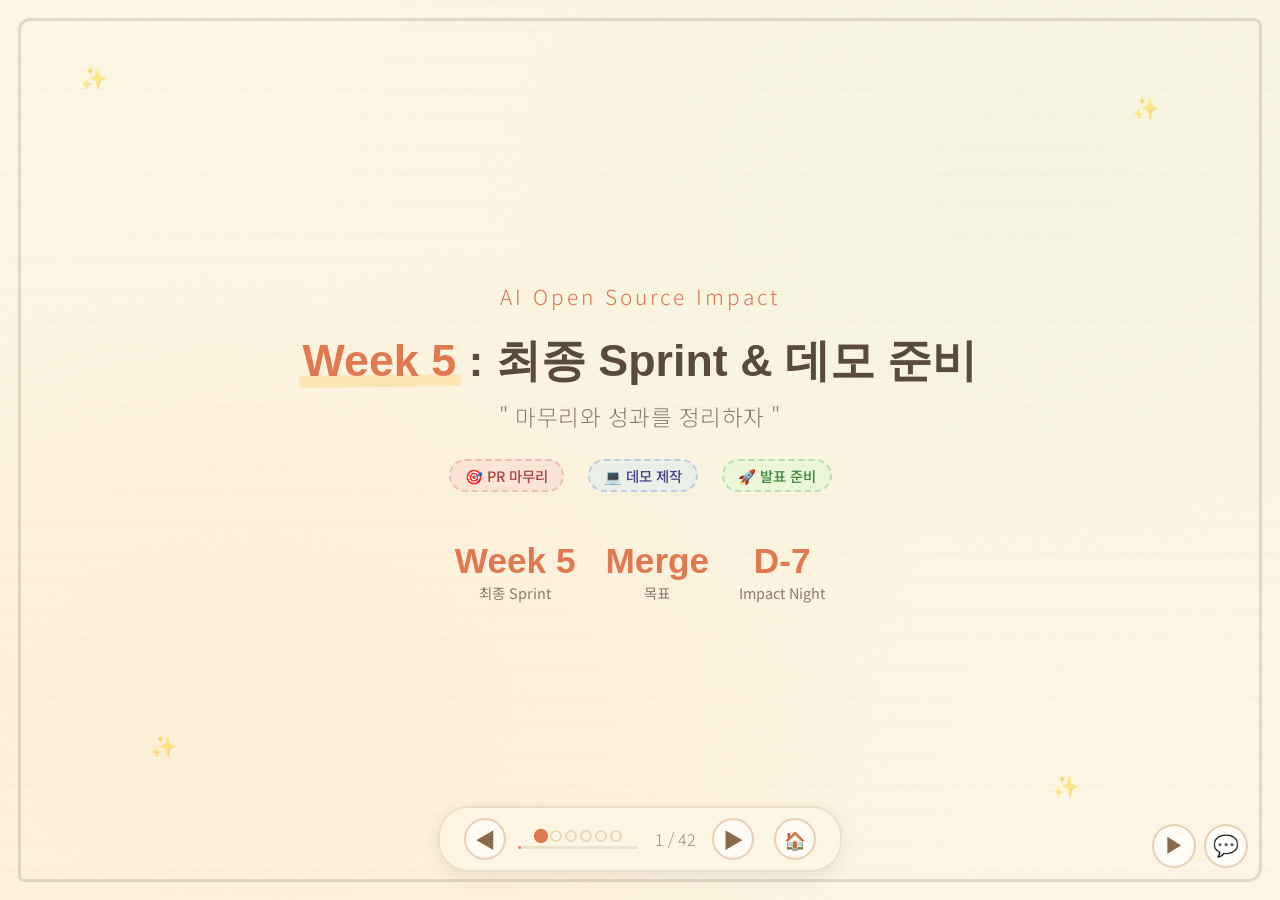
<file: week5-slides.html>
<!DOCTYPE html>
<html lang="ko">
<head>
<!-- Google tag (gtag.js) -->
<script async src="https://www.googletagmanager.com/gtag/js?id=G-9C4HG0H600"></script>
<script>
  window.dataLayer = window.dataLayer || [];
  function gtag(){dataLayer.push(arguments);}
  gtag('js', new Date());
  gtag('config', 'G-9C4HG0H600');
</script>
<meta charset="UTF-8">
<meta name="viewport" content="width=device-width, initial-scale=1.0">
<title>AIOI Week 5 - 최종 Sprint & 데모 준비</title>
<meta name="description" content="AIOI 5주차: 마무리와 성과를 정리하자. PR 마무리, 데모 제작, 발표 준비.">
<meta name="keywords" content="AI, 오픈소스, AIOI, PR 마무리, 데모, 발표 준비, 최종 Sprint">
<meta name="author" content="AIOI">
<meta name="theme-color" content="#e07850">
<meta property="og:type" content="article">
<meta property="og:title" content="AIOI Week 5 - 최종 Sprint &amp; 데모 준비">
<meta property="og:description" content="마무리와 성과를 정리하자. PR 마무리, 데모 제작, 발표 준비.">
<meta property="og:image" content="https://revfactory.github.io/aioi_slide/banner.png">
<meta property="og:url" content="https://revfactory.github.io/aioi_slide/week5-slides.html">
<meta property="og:site_name" content="AIOI">
<meta property="og:locale" content="ko_KR">
<meta name="twitter:card" content="summary_large_image">
<meta name="twitter:title" content="AIOI Week 5 - 최종 Sprint &amp; 데모 준비">
<meta name="twitter:description" content="마무리와 성과를 정리하자. PR 마무리, 데모 제작, 발표 준비.">
<meta name="twitter:image" content="https://revfactory.github.io/aioi_slide/banner.png">
<link rel="stylesheet" href="slides-common.css">
<style>
  .timeline-item:nth-child(4) .timeline-dot { border-color: #9a6eb8; }
</style>
</head>
<body>
<div class="slide-container">

<!-- SLIDE 1: Title -->
<div class="slide active" id="slide-1">
  <span class="sparkle" style="top:60px;left:80px;">&#10024;</span>
  <span class="sparkle" style="top:90px;right:120px;animation-delay:0.5s;">&#10024;</span>
  <span class="sparkle" style="bottom:140px;left:150px;animation-delay:1s;">&#10024;</span>
  <span class="sparkle" style="bottom:100px;right:200px;animation-delay:1.5s;">&#10024;</span>
  <div style="margin-bottom:18px;"><span style="font-family:'Noto Sans KR',sans-serif;font-weight:300;font-size:1.3rem;color:#d4764e;letter-spacing:3px;">AI Open Source Impact</span></div>
  <div class="slide-title" style="font-size:2.8rem;margin-bottom:8px;"><span class="highlight">Week 5</span> : 최종 Sprint &amp; 데모 준비</div>
  <div class="slide-subtitle" style="font-size:1.4rem;margin-bottom:24px;">" 마무리와 성과를 정리하자 "</div>
  <div style="display:flex;gap:16px;margin-bottom:32px;">
    <span class="tag a">&#127919; PR 마무리</span>
    <span class="tag b">&#128187; 데모 제작</span>
    <span class="tag c">&#128640; 발표 준비</span>
  </div>
  <div class="stats-row">
    <div class="stat-item"><div class="stat-value">Week 5</div><div class="stat-label">최종 Sprint</div></div>
    <div class="stat-item"><div class="stat-value">Merge</div><div class="stat-label">목표</div></div>
    <div class="stat-item"><div class="stat-value">D-7</div><div class="stat-label">Impact Night</div></div>
  </div>
</div>

<!-- SLIDE 2 -->
<div class="slide" id="slide-2">
  <span class="big-number">02</span>
  <div class="slide-title">이번 주 <span class="highlight">학습 목표</span></div>
  <div class="slide-subtitle">Week 5의 핵심 목표 3가지</div>
  <div class="card-row">
    <div class="card pink"><div class="card-title">&#127919; 목표 1</div><div class="card-body"><li>진행 중인 기여를 <span class="marker-text red">마무리</span></li><li>Merge를 목표로 최종 점검</li><li>테스트 보완 및 CI 통과 확인</li></div></div>
    <div class="card green"><div class="card-title">&#128196; 목표 2</div><div class="card-body"><li>기여 과정과 성과를 <span class="marker-text green">정리</span></li><li>발표 자료 초안 작성</li><li>데모 페이지 제작</li></div></div>
    <div class="card blue"><div class="card-title">&#128640; 목표 3</div><div class="card-body"><li><span class="marker-text blue">지속 가능한</span> 기여 방법 이해</li><li>Contributor에서 Maintainer로의 로드맵</li><li>AI 오픈소스 커리어 패스 탐색</li></div></div>
  </div>
</div>

<!-- SLIDE 3 -->
<div class="slide" id="slide-3">
  <span class="big-number">03</span>
  <div class="slide-title">이번 주 <span class="highlight">일정 개요</span></div>
  <div class="slide-subtitle">멘토링 세션 1h + Sprint 활동 2h</div>
  <div class="card-row">
    <div class="card yellow" style="max-width:450px;">
      <div class="card-title">&#128218; 멘토링 세션 (1h)</div>
      <div class="card-body">
        <li><span class="marker-text orange">20분</span> 최종 PR 마무리 지원</li>
        <li><span class="marker-text orange">20분</span> 데모 페이지 제작 가이드</li>
        <li><span class="marker-text orange">20분</span> 지속 기여 가이드</li>
      </div>
    </div>
    <div class="card purple" style="max-width:450px;">
      <div class="card-title">&#9997; Sprint 활동 (2h)</div>
      <div class="card-body">
        <li>PR 최종 마무리 &amp; 테스트 추가</li>
        <li><a class="oss-link" href="https://github.com/streamlit/streamlit" target="_blank">Streamlit</a>/<a class="oss-link" href="https://github.com/gradio-app/gradio" target="_blank">Gradio</a> 데모 제작</li>
        <li>발표 자료 작성 &amp; 기여 과정 정리</li>
        <li>(선택) 기술 블로그 포스트 작성</li>
      </div>
    </div>
  </div>
</div>

<!-- SLIDE 4 -->
<div class="slide" id="slide-4">
  <span class="big-number">04</span>
  <div class="slide-title">PR 최종 마무리 <span class="highlight">체크리스트</span></div>
  <div class="slide-subtitle">Merge 전 반드시 확인해야 할 항목들</div>
  <div class="card-row">
    <div class="card pink" style="max-width:500px;">
      <div class="card-title">&#9989; 코드 품질</div>
      <ul class="checklist">
        <li>코드 스타일 가이드(lint) 준수 확인</li>
        <li>불필요한 디버깅 코드/print문 제거</li>
        <li>변수명, 함수명이 프로젝트 컨벤션 준수</li>
        <li>주석이 적절하게 작성되었는지 확인</li>
        <li>타입 힌트가 필요한 경우 추가</li>
      </ul>
    </div>
    <div class="card green" style="max-width:500px;">
      <div class="card-title">&#128221; PR 설명</div>
      <ul class="checklist">
        <li>PR 제목이 명확하고 간결한지 확인</li>
        <li>변경 사항에 대한 상세 설명 작성</li>
        <li>관련 이슈 번호 링크 (Fixes #123)</li>
        <li>스크린샷/GIF 첨부 (UI 변경 시)</li>
        <li>Breaking changes 여부 명시</li>
      </ul>
    </div>
  </div>
</div>

<!-- SLIDE 5 -->
<div class="slide" id="slide-5">
  <span class="big-number">05</span>
  <div class="slide-title">PR 마무리: <span class="highlight">커밋 정리</span></div>
  <div class="slide-subtitle">깔끔한 커밋 히스토리로 리뷰어를 배려하자</div>
  <div class="card-row">
    <div class="card blue" style="max-width:500px;">
      <div class="card-title">&#128736; 커밋 메시지 컨벤션</div>
      <div class="card-body">
        <li><span class="marker-text blue">feat:</span> 새로운 기능 추가</li>
        <li><span class="marker-text green">fix:</span> 버그 수정</li>
        <li><span class="marker-text orange">docs:</span> 문서 수정</li>
        <li><span class="marker-text red">test:</span> 테스트 추가/수정</li>
        <li>refactor: / chore: / style:</li>
      </div>
    </div>
    <div class="card orange" style="max-width:500px;">
      <div class="card-title">&#128161; 커밋 정리 팁</div>
      <div class="card-body">
        <li>관련 변경사항은 하나의 커밋으로</li>
        <li>git rebase로 커밋 스쿼시 가능</li>
        <li>Force Push vs 추가 커밋 - 프로젝트 방침 확인</li>
        <li>메인테이너가 squash merge하는 경우도 있음</li>
      </div>
    </div>
  </div>
</div>

<!-- SLIDE 6 -->
<div class="slide" id="slide-6">
  <span class="big-number">06</span>
  <div class="slide-title">PR 마무리: <span class="highlight">리뷰 피드백</span> 대응</div>
  <div class="slide-subtitle">메인테이너 피드백에 전문적으로 대응하기</div>
  <div class="card-row">
    <div class="card green" style="max-width:340px;">
      <div class="card-title">&#128172; 커뮤니케이션</div>
      <div class="card-body">
        <li>피드백에 감사 표현</li>
        <li>변경 이유를 정중히 설명</li>
        <li>모르면 솔직하게 질문</li>
        <li>영어로 간결하게 응답</li>
      </div>
    </div>
    <div class="card yellow" style="max-width:340px;">
      <div class="card-title">&#9997; 수정 반영</div>
      <div class="card-body">
        <li>각 코멘트에 개별 응답</li>
        <li>수정 후 "Done" 또는 설명</li>
        <li>추가 커밋으로 수정사항 반영</li>
        <li>re-review 요청 잊지 말기</li>
      </div>
    </div>
    <div class="card pink" style="max-width:340px;">
      <div class="card-title">&#9888; 주의사항</div>
      <div class="card-body">
        <li>피드백에 방어적으로 반응하지 않기</li>
        <li>동의하지 않아도 존중하며 논의</li>
        <li>메인테이너 결정을 최종적으로 존중</li>
        <li>48시간 이내 응답 권장</li>
      </div>
    </div>
  </div>
</div>

<!-- SLIDE 7 -->
<div class="slide" id="slide-7">
  <span class="big-number">07</span>
  <div class="slide-title">테스트 보완 전략: <span class="highlight">단위 테스트</span></div>
  <div class="slide-subtitle">코드 변경에 대한 테스트 커버리지 확보</div>
  <div class="card-row">
    <div class="card blue" style="max-width:500px;">
      <div class="card-title">&#128300; 단위 테스트 작성 원칙</div>
      <div class="card-body">
        <li>변경한 함수/메서드에 대한 테스트 필수</li>
        <li>정상 케이스 + 엣지 케이스 + 에러 케이스</li>
        <li>하나의 테스트는 <span class="marker-text blue">하나의 동작만</span> 검증</li>
        <li>테스트 이름은 의도를 명확히 표현</li>
        <li>외부 의존성은 Mock/Stub 활용</li>
      </div>
    </div>
    <div class="card orange" style="max-width:500px;">
      <div class="card-title">&#128736; AI로 테스트 생성</div>
      <div class="card-body">
        <li><a class="oss-link" href="https://github.com/anthropics/claude-code" target="_blank">Claude Code</a>: "이 함수에 대한 테스트를 작성해줘"</li>
        <li>Copilot: 테스트 파일에서 자동 완성</li>
        <li><span class="marker-text orange">Qodo Cover Agent</span>: 커버리지 자동 향상</li>
        <li>AI 생성 테스트도 반드시 <span class="marker-text red">직접 검증</span></li>
      </div>
    </div>
  </div>
</div>

<!-- SLIDE 8 -->
<div class="slide" id="slide-8">
  <span class="big-number">08</span>
  <div class="slide-title">테스트 보완: <span class="highlight">통합 &amp; E2E</span></div>
  <div class="slide-subtitle">모듈 간 연동과 전체 워크플로우 검증</div>
  <div class="card-row">
    <div class="card green" style="max-width:340px;">
      <div class="card-title">&#128279; 통합 테스트</div>
      <div class="card-body">
        <li>여러 모듈이 함께 동작하는지 검증</li>
        <li>API 엔드포인트 테스트</li>
        <li>DB 연동 테스트 (테스트 DB 사용)</li>
        <li>외부 서비스 Mock 서버 활용</li>
      </div>
    </div>
    <div class="card purple" style="max-width:340px;">
      <div class="card-title">&#127912; E2E 테스트</div>
      <div class="card-body">
        <li>사용자 시나리오 전체 흐름 검증</li>
        <li>Playwright, Selenium 활용</li>
        <li>CI에서 자동 실행되도록 설정</li>
        <li>스크린샷 비교 테스트</li>
      </div>
    </div>
    <div class="card yellow" style="max-width:340px;">
      <div class="card-title">&#128200; 커버리지 확인</div>
      <div class="card-body">
        <li>pytest --cov / jest --coverage</li>
        <li>변경된 코드의 커버리지 확인</li>
        <li>Codecov / Coveralls 리포트</li>
        <li>최소 80% 이상 목표</li>
      </div>
    </div>
  </div>
</div>

<!-- SLIDE 9 -->
<div class="slide" id="slide-9">
  <span class="big-number">09</span>
  <div class="slide-title">테스트 보완: <span class="highlight">실전 팁</span></div>
  <div class="slide-subtitle">프로젝트별 테스트 프레임워크 가이드</div>
  <table class="compare-table">
    <tr><th>프로젝트 유형</th><th>테스트 도구</th><th>팁</th></tr>
    <tr><td>Python (<a class="oss-link" href="https://github.com/langchain-ai/langchain" target="_blank">LangChain</a>, <a class="oss-link" href="https://github.com/langgenius/dify" target="_blank">Dify</a>)</td><td>pytest + pytest-asyncio</td><td>fixtures로 공통 셋업, parametrize로 다양한 입력</td></tr>
    <tr><td>TypeScript (<a class="oss-link" href="https://github.com/modelcontextprotocol/specification" target="_blank">MCP</a>, Vercel AI)</td><td>Jest / Vitest</td><td>describe/it 구조, beforeEach로 상태 초기화</td></tr>
    <tr><td>ML 모델 (<a class="oss-link" href="https://github.com/huggingface/transformers" target="_blank">Transformers</a>)</td><td>pytest + 느린 테스트 데코레이터</td><td>@slow 마커로 CI에서 선택 실행</td></tr>
    <tr><td>웹 UI (<a class="oss-link" href="https://github.com/gradio-app/gradio" target="_blank">Gradio</a>, <a class="oss-link" href="https://github.com/streamlit/streamlit" target="_blank">Streamlit</a>)</td><td>Playwright / Selenium</td><td>헤드리스 모드로 CI 실행, 스냅샷 테스트</td></tr>
    <tr><td><a class="oss-link" href="https://github.com/modelcontextprotocol/specification" target="_blank">MCP</a> 서버</td><td>MCP Inspector + 단위 테스트</td><td>도구 호출 응답 형식 검증, 에러 핸들링 테스트</td></tr>
  </table>
</div>

<!-- SLIDE 10 -->
<div class="slide" id="slide-10">
  <span class="big-number">10</span>
  <div class="slide-title">CI/CD <span class="highlight">통과</span> 확인</div>
  <div class="slide-subtitle">GitHub Actions 디버깅 및 문제 해결</div>
  <div class="card-row">
    <div class="card pink" style="max-width:500px;">
      <div class="card-title">&#9888; CI 실패 시 대응</div>
      <div class="card-body">
        <li>GitHub Actions 탭에서 로그 확인</li>
        <li>실패한 step의 에러 메시지 분석</li>
        <li><span class="marker-text red">린트 에러</span>: 코드 스타일 수정 후 재푸시</li>
        <li><span class="marker-text orange">테스트 실패</span>: 로컬에서 재현 후 수정</li>
        <li><span class="marker-text blue">빌드 에러</span>: 의존성/환경 설정 확인</li>
      </div>
    </div>
    <div class="card blue" style="max-width:500px;">
      <div class="card-title">&#128736; CI 디버깅 팁</div>
      <div class="card-body">
        <li>로컬에서 CI와 동일한 명령 실행</li>
        <li>act 도구로 GitHub Actions 로컬 실행</li>
        <li>Flaky 테스트: 재실행으로 확인 (re-run)</li>
        <li>환경 변수 문제: secrets 설정 확인</li>
        <li><a class="oss-link" href="https://github.com/anthropics/claude-code" target="_blank">Claude Code</a>로 에러 분석 요청</li>
      </div>
    </div>
  </div>
</div>

<!-- SLIDE 11 -->
<div class="slide" id="slide-11">
  <span class="big-number">11</span>
  <div class="slide-title">CI/CD: <span class="highlight">GitHub Actions</span> 이해</div>
  <div class="slide-subtitle">워크플로우 구조와 일반적인 파이프라인</div>
  <div class="flow-row" style="margin-bottom:20px;">
    <div class="flow-box step1"><div style="font-weight:700;">&#128230; Push/PR</div><div style="font-size:0.85rem;color:#8a7a6a;">이벤트 트리거</div></div>
    <span class="flow-arrow">&#10148;</span>
    <div class="flow-box step2"><div style="font-weight:700;">&#128269; Lint</div><div style="font-size:0.85rem;color:#8a7a6a;">코드 스타일 검사</div></div>
    <span class="flow-arrow">&#10148;</span>
    <div class="flow-box step3"><div style="font-weight:700;">&#9989; Test</div><div style="font-size:0.85rem;color:#8a7a6a;">자동 테스트 실행</div></div>
    <span class="flow-arrow">&#10148;</span>
    <div class="flow-box step4"><div style="font-weight:700;">&#128230; Build</div><div style="font-size:0.85rem;color:#8a7a6a;">빌드 확인</div></div>
    <span class="flow-arrow">&#10148;</span>
    <div class="flow-box step5"><div style="font-weight:700;">&#9989; Pass</div><div style="font-size:0.85rem;color:#8a7a6a;">Merge 가능</div></div>
  </div>
  <div class="card orange" style="max-width:800px;flex:none;">
    <div class="card-title">&#128161; 자주 만나는 CI 문제와 해결법</div>
    <div class="card-body">
      <li><span class="marker-text red">Permission denied</span> &#10148; GitHub token 권한 확인</li>
      <li><span class="marker-text orange">Module not found</span> &#10148; 의존성 설치 step 확인</li>
      <li><span class="marker-text blue">Timeout</span> &#10148; 테스트 최적화 또는 timeout 설정 늘리기</li>
      <li><span class="marker-text green">Version conflict</span> &#10148; lock 파일 업데이트</li>
    </div>
  </div>
</div>

<!-- SLIDE 12 -->
<div class="slide" id="slide-12">
  <span class="big-number">12</span>
  <div class="slide-title"><a class="oss-link" href="https://github.com/streamlit/streamlit" target="_blank"><span class="highlight">Streamlit</span></a>으로 데모 앱 만들기</div>
  <div class="slide-subtitle">Python으로 빠르게 웹 앱 프로토타입 제작</div>
  <div class="card-row">
    <div class="card blue" style="max-width:500px;">
      <div class="card-title">&#128187; Streamlit이란?</div>
      <div class="card-body">
        <li>Python만으로 대화형 웹 앱 개발</li>
        <li>데이터 대시보드, AI 데모에 최적</li>
        <li><span class="marker-text blue">Streamlit Cloud</span>에서 무료 배포</li>
        <li>풍부한 위젯: st.button, st.slider, st.chat_input 등</li>
        <li>커뮤니티 컴포넌트 생태계 활발</li>
      </div>
    </div>
    <div class="card green" style="max-width:500px;">
      <div class="card-title">&#9997; 핵심 특징</div>
      <div class="card-body">
        <li>리액티브 프로그래밍: 입력 변경 시 자동 재실행</li>
        <li><span class="marker-text green">st.cache_data</span>로 성능 최적화</li>
        <li>st.session_state로 상태 관리</li>
        <li>멀티페이지 앱 지원</li>
        <li>CSS/HTML 커스터마이징 가능</li>
      </div>
    </div>
  </div>
</div>

<!-- SLIDE 13 -->
<div class="slide" id="slide-13">
  <span class="big-number">13</span>
  <div class="slide-title"><a class="oss-link" href="https://github.com/streamlit/streamlit" target="_blank">Streamlit</a> <span class="highlight">실전 예제</span></div>
  <div class="slide-subtitle">기여 성과를 시각화하는 데모 앱 구조</div>
  <div class="card-row">
    <div class="card yellow" style="max-width:500px;">
      <div class="card-title">&#128196; 기본 구조</div>
      <div class="card-body" style="font-family:monospace;font-size:0.85rem;line-height:1.8;">
        <li>import streamlit as st</li>
        <li>st.title("My OSS Contribution")</li>
        <li>st.metric("PRs Merged", 3, delta=1)</li>
        <li>st.bar_chart(commit_data)</li>
        <li>st.markdown("## 기여 내용 요약")</li>
      </div>
    </div>
    <div class="card purple" style="max-width:500px;">
      <div class="card-title">&#128640; 데모 앱 아이디어</div>
      <div class="card-body">
        <li>GitHub API 연동 - PR/커밋 통계 시각화</li>
        <li>기여 타임라인 인터랙티브 차트</li>
        <li>코드 변경사항 Before/After 비교</li>
        <li>AI 챗봇 데모 (기여한 기능 시연)</li>
        <li>팀 대시보드 - 팀원 기여도 비교</li>
      </div>
    </div>
  </div>
</div>

<!-- SLIDE 14 -->
<div class="slide" id="slide-14">
  <span class="big-number">14</span>
  <div class="slide-title"><a class="oss-link" href="https://github.com/streamlit/streamlit" target="_blank">Streamlit</a> <span class="highlight">배포</span> &amp; 공유</div>
  <div class="slide-subtitle">Streamlit Cloud로 무료 배포하기</div>
  <div class="flow-row" style="margin-bottom:24px;">
    <div class="flow-box step1"><div style="font-weight:700;">&#128230; 코드 작성</div><div style="font-size:0.85rem;color:#8a7a6a;">app.py</div></div>
    <span class="flow-arrow">&#10148;</span>
    <div class="flow-box step2"><div style="font-weight:700;">&#128221; requirements.txt</div><div style="font-size:0.85rem;color:#8a7a6a;">의존성 명시</div></div>
    <span class="flow-arrow">&#10148;</span>
    <div class="flow-box step3"><div style="font-weight:700;">&#128640; GitHub Push</div><div style="font-size:0.85rem;color:#8a7a6a;">저장소 업로드</div></div>
    <span class="flow-arrow">&#10148;</span>
    <div class="flow-box step4"><div style="font-weight:700;">&#9729; Streamlit Cloud</div><div style="font-size:0.85rem;color:#8a7a6a;">연결 &amp; 배포</div></div>
  </div>
  <div class="card orange" style="max-width:800px;flex:none;">
    <div class="card-title">&#128161; 배포 팁</div>
    <div class="card-body">
      <li>requirements.txt에 정확한 버전 명시 (pip freeze)</li>
      <li>API 키는 <span class="marker-text red">Streamlit Secrets</span>에 저장 (절대 코드에 하드코딩 X)</li>
      <li>.streamlit/config.toml로 테마 커스터마이징</li>
      <li>무료 플랜: 퍼블릭 레포 + 1GB 메모리 제한</li>
    </div>
  </div>
</div>

<!-- SLIDE 15 -->
<div class="slide" id="slide-15">
  <span class="big-number">15</span>
  <div class="slide-title"><a class="oss-link" href="https://github.com/gradio-app/gradio" target="_blank"><span class="highlight">Gradio</span></a>로 ML 데모 만들기</div>
  <div class="slide-subtitle">ML 모델을 빠르게 공유하는 최적의 도구</div>
  <div class="card-row">
    <div class="card purple" style="max-width:500px;">
      <div class="card-title">&#129302; Gradio란?</div>
      <div class="card-body">
        <li>ML 모델 데모 UI를 <span class="marker-text blue">3줄의 코드</span>로 생성</li>
        <li><a class="oss-link" href="https://huggingface.co" target="_blank">Hugging Face</a>가 인수 - Spaces에서 호스팅</li>
        <li>이미지, 오디오, 비디오 등 멀티미디어 입출력</li>
        <li>gr.ChatInterface로 챗봇 UI 즉시 생성</li>
        <li>내장 큐 시스템으로 긴 추론 작업 관리</li>
      </div>
    </div>
    <div class="card green" style="max-width:500px;">
      <div class="card-title">&#9997; 핵심 특징</div>
      <div class="card-body">
        <li>gr.Interface(fn, inputs, outputs).launch()</li>
        <li>이벤트 기반: Submit 버튼 클릭 시 실행</li>
        <li><span class="marker-text green">share=True</span>로 공개 URL 즉시 생성</li>
        <li>Hugging Face Spaces에 무료 배포</li>
        <li>gr.Blocks로 복잡한 레이아웃 구성</li>
      </div>
    </div>
  </div>
</div>

<!-- SLIDE 16 -->
<div class="slide" id="slide-16">
  <span class="big-number">16</span>
  <div class="slide-title"><a class="oss-link" href="https://github.com/gradio-app/gradio" target="_blank">Gradio</a> <span class="highlight">실전 활용</span></div>
  <div class="slide-subtitle">기여 성과를 시각적으로 보여주는 데모</div>
  <div class="card-row">
    <div class="card yellow" style="max-width:340px;">
      <div class="card-title">&#128172; 챗봇 데모</div>
      <div class="card-body">
        <li>gr.ChatInterface 활용</li>
        <li>LLM API 연동 시연</li>
        <li><a class="oss-link" href="https://github.com/modelcontextprotocol/specification" target="_blank">MCP</a> 서버 도구 호출 데모</li>
        <li>RAG Q&amp;A 시스템 시연</li>
      </div>
    </div>
    <div class="card blue" style="max-width:340px;">
      <div class="card-title">&#127912; 비전 데모</div>
      <div class="card-body">
        <li>이미지 분류/감지 모델</li>
        <li>gr.Image + gr.Label</li>
        <li>실시간 웹캠 입력 지원</li>
        <li>모델 비교 인터페이스</li>
      </div>
    </div>
    <div class="card pink" style="max-width:340px;">
      <div class="card-title">&#128202; 분석 데모</div>
      <div class="card-body">
        <li>텍스트 분석/감성 분석</li>
        <li>코드 변환/리팩토링 시연</li>
        <li>번역 품질 비교</li>
        <li>벤치마크 결과 시각화</li>
      </div>
    </div>
  </div>
</div>

<!-- SLIDE 17 -->
<div class="slide" id="slide-17">
  <span class="big-number">17</span>
  <div class="slide-title"><a class="oss-link" href="https://github.com/streamlit/streamlit" target="_blank">Streamlit</a> vs <a class="oss-link" href="https://github.com/gradio-app/gradio" target="_blank">Gradio</a> <span class="highlight">선택 가이드</span></div>
  <div class="slide-subtitle">프로젝트 특성에 맞는 프레임워크 선택</div>
  <table class="compare-table">
    <tr><th>기준</th><th>Streamlit</th><th>Gradio</th></tr>
    <tr><td><span class="marker-text orange">UI 유연성</span></td><td>높음 - CSS 커스텀 가능</td><td>보통 - 미리 정의된 컴포넌트</td></tr>
    <tr><td><span class="marker-text blue">ML 모델 공유</span></td><td>보통</td><td>높음 - HF Spaces 연동</td></tr>
    <tr><td><span class="marker-text green">챗봇 UI</span></td><td>st.chat으로 커스텀 필요</td><td>gr.ChatInterface 내장</td></tr>
    <tr><td><span class="marker-text red">데이터 대시보드</span></td><td>최적 - 차트/메트릭 위젯</td><td>제한적</td></tr>
    <tr><td>배포</td><td>Streamlit Cloud (무료)</td><td>Hugging Face Spaces (무료)</td></tr>
    <tr><td>학습 곡선</td><td>낮음</td><td>매우 낮음</td></tr>
  </table>
</div>

<!-- SLIDE 18 -->
<div class="slide" id="slide-18">
  <span class="big-number">18</span>
  <div class="slide-title">포트폴리오 &amp; <span class="highlight">쇼케이스</span> 페이지</div>
  <div class="slide-subtitle">GitHub 프로필을 강력한 포트폴리오로</div>
  <div class="card-row">
    <div class="card green" style="max-width:500px;">
      <div class="card-title">&#128100; GitHub 프로필 최적화</div>
      <div class="card-body">
        <li>프로필 <span class="marker-text green">README.md</span> 작성 (자기소개)</li>
        <li>핀 저장소 4~6개 선별 (최고의 프로젝트)</li>
        <li>기술 스택 뱃지 추가</li>
        <li>기여 활동 그래프(잔디)를 꾸준히 유지</li>
        <li>프로필 사진, 바이오, 링크 설정</li>
      </div>
    </div>
    <div class="card purple" style="max-width:500px;">
      <div class="card-title">&#127942; 쇼케이스 구성 요소</div>
      <div class="card-body">
        <li>프로젝트 설명: 무엇을, 왜, 어떻게</li>
        <li>기술적 도전과 해결 과정</li>
        <li>스크린샷/GIF/데모 링크</li>
        <li>README에 설치/실행 가이드 포함</li>
        <li>기여한 오픈소스 PR 목록</li>
      </div>
    </div>
  </div>
</div>

<!-- SLIDE 19 -->
<div class="slide" id="slide-19">
  <span class="big-number">19</span>
  <div class="slide-title">포트폴리오: <span class="highlight">README</span> 작성법</div>
  <div class="slide-subtitle">좋은 README가 프로젝트의 첫인상을 결정한다</div>
  <div class="card-row">
    <div class="card yellow" style="max-width:500px;">
      <div class="card-title">&#128221; README 필수 구성</div>
      <div class="card-body">
        <li><span class="marker-text orange">프로젝트명</span> + 한 줄 설명</li>
        <li>스크린샷 또는 데모 GIF</li>
        <li>설치 방법 (Prerequisites 포함)</li>
        <li>사용법 (코드 예제 포함)</li>
        <li>기여 가이드 &amp; 라이선스</li>
      </div>
    </div>
    <div class="card blue" style="max-width:500px;">
      <div class="card-title">&#128161; README 작성 팁</div>
      <div class="card-body">
        <li>뱃지 활용: CI 상태, 커버리지, 버전</li>
        <li>목차(ToC)로 긴 문서 탐색 용이하게</li>
        <li>기술 스택을 아이콘으로 시각화</li>
        <li>Contributing 섹션으로 협업 유도</li>
        <li><a class="oss-link" href="https://github.com/anthropics/claude-code" target="_blank">Claude Code</a>로 README 초안 생성 가능</li>
      </div>
    </div>
  </div>
</div>

<!-- SLIDE 20 -->
<div class="slide" id="slide-20">
  <span class="big-number">20</span>
  <div class="slide-title">발표 자료 <span class="highlight">작성법</span></div>
  <div class="slide-subtitle">10분 발표를 위한 효과적인 슬라이드 디자인</div>
  <div class="card-row">
    <div class="card pink" style="max-width:340px;">
      <div class="card-title">&#127912; 디자인 원칙</div>
      <div class="card-body">
        <li>슬라이드당 <span class="marker-text red">핵심 메시지 1개</span></li>
        <li>텍스트는 최소화, 비주얼 최대화</li>
        <li>일관된 색상 팔레트 사용</li>
        <li>코드는 하이라이트된 스니펫으로</li>
      </div>
    </div>
    <div class="card green" style="max-width:340px;">
      <div class="card-title">&#128172; 전달력 강화</div>
      <div class="card-body">
        <li>스토리텔링: 문제 &#10148; 해결 &#10148; 결과</li>
        <li>Before/After 비교 화면</li>
        <li>실제 PR 스크린샷 포함</li>
        <li>데모 영상 또는 라이브 데모</li>
      </div>
    </div>
    <div class="card blue" style="max-width:340px;">
      <div class="card-title">&#9997; 발표 팁</div>
      <div class="card-body">
        <li>시간 분배를 미리 연습</li>
        <li>기술 용어는 간단히 설명</li>
        <li>청중의 수준에 맞춰 난이도 조절</li>
        <li>Q&amp;A 대비 예상 질문 준비</li>
      </div>
    </div>
  </div>
</div>

<!-- SLIDE 21 -->
<div class="slide" id="slide-21">
  <span class="big-number">21</span>
  <div class="slide-title">발표 자료: <span class="highlight">구조 설계</span></div>
  <div class="slide-subtitle">Week 6 발표를 위한 슬라이드 구성</div>
  <div class="flow-row" style="margin-bottom:20px;">
    <div class="flow-box step1"><div style="font-weight:700;">1분</div><div style="font-size:0.85rem;color:#8a7a6a;">프로젝트 소개</div></div>
    <span class="flow-arrow">&#10148;</span>
    <div class="flow-box step2"><div style="font-weight:700;">4분</div><div style="font-size:0.85rem;color:#8a7a6a;">기여 내용</div></div>
    <span class="flow-arrow">&#10148;</span>
    <div class="flow-box step3"><div style="font-weight:700;">3분</div><div style="font-size:0.85rem;color:#8a7a6a;">기술적 도전</div></div>
    <span class="flow-arrow">&#10148;</span>
    <div class="flow-box step4"><div style="font-weight:700;">2분</div><div style="font-size:0.85rem;color:#8a7a6a;">배운 점 &amp; 계획</div></div>
  </div>
  <div class="card orange" style="max-width:800px;">
    <div class="card-title">&#128196; 각 파트별 핵심 내용</div>
    <div class="card-body">
      <li><span class="marker-text red">프로젝트 소개</span>: 선정 프로젝트명, 선택 이유, 프로젝트 규모(Stars, 기여자 수)</li>
      <li><span class="marker-text orange">기여 내용</span>: 해결한 이슈, 추가한 기능, 주요 코드 변경사항, PR 상태</li>
      <li><span class="marker-text green">기술적 도전</span>: 어려웠던 점, AI 도구 활용 경험, 극복 과정</li>
      <li><span class="marker-text blue">배운 점</span>: 핵심 학습 내용, 향후 오픈소스 기여 계획</li>
    </div>
  </div>
</div>

<!-- SLIDE 22 -->
<div class="slide" id="slide-22">
  <span class="big-number">22</span>
  <div class="slide-title">발표: <span class="highlight">코드 하이라이트</span> 팁</div>
  <div class="slide-subtitle">기여한 코드를 효과적으로 보여주는 방법</div>
  <div class="card-row">
    <div class="card blue" style="max-width:500px;">
      <div class="card-title">&#128187; 코드 보여주기</div>
      <div class="card-body">
        <li>전체 코드 X, <span class="marker-text blue">핵심 로직만</span> 발췌</li>
        <li>변경 전/후를 나란히 비교 (diff 형태)</li>
        <li>문법 하이라이팅으로 가독성 확보</li>
        <li>화살표/박스로 중요 부분 강조</li>
        <li>15줄 이내로 제한</li>
      </div>
    </div>
    <div class="card yellow" style="max-width:500px;">
      <div class="card-title">&#128161; 시각적 표현</div>
      <div class="card-body">
        <li>GitHub PR 페이지 스크린샷 활용</li>
        <li>아키텍처 다이어그램 (Mermaid, Excalidraw)</li>
        <li>CI/CD 파이프라인 통과 뱃지 캡처</li>
        <li>메인테이너 피드백 코멘트 캡처</li>
        <li>기여 전후 벤치마크 비교 그래프</li>
      </div>
    </div>
  </div>
</div>

<!-- SLIDE 23 -->
<div class="slide" id="slide-23">
  <span class="big-number">23</span>
  <div class="slide-title">Week 6 <span class="highlight">발표 가이드</span> 상세</div>
  <div class="slide-subtitle">Impact Night 발표 준비 완벽 가이드</div>
  <div class="card-row">
    <div class="card green" style="max-width:500px;">
      <div class="card-title">&#127942; 발표 포맷</div>
      <div class="card-body">
        <li>팀별 <span class="marker-text green">10분 발표</span> + 5분 Q&amp;A</li>
        <li>전체 팀원이 분담하여 발표</li>
        <li>라이브 데모 포함 권장</li>
        <li>슬라이드 + 데모 앱 연동</li>
        <li>발표 후 멘토 총평 &amp; 피드백</li>
      </div>
    </div>
    <div class="card pink" style="max-width:500px;">
      <div class="card-title">&#128202; 평가 요소</div>
      <div class="card-body">
        <li><span class="marker-text red">기여의 기술적 깊이</span> (코드 품질)</li>
        <li>문제 해결 과정의 논리성</li>
        <li>AI 도구 활용의 효과성</li>
        <li>발표 내용의 완성도 &amp; 전달력</li>
        <li>팀 협업 &amp; 커뮤니케이션</li>
      </div>
    </div>
  </div>
</div>

<!-- SLIDE 24 -->
<div class="slide" id="slide-24">
  <span class="big-number">24</span>
  <div class="slide-title">발표: <span class="highlight">예상 질문</span> 준비</div>
  <div class="slide-subtitle">Q&amp;A 시간에 자신 있게 답변하기</div>
  <div class="card-row">
    <div class="card yellow" style="max-width:340px;">
      <div class="card-title">&#128172; 기술 질문</div>
      <div class="card-body">
        <li>"왜 이 방식으로 구현했나요?"</li>
        <li>"다른 접근법은 고려했나요?"</li>
        <li>"성능/보안 이슈는 없나요?"</li>
        <li>"테스트는 충분한가요?"</li>
      </div>
    </div>
    <div class="card purple" style="max-width:340px;">
      <div class="card-title">&#128300; 과정 질문</div>
      <div class="card-body">
        <li>"가장 어려웠던 점은?"</li>
        <li>"AI 도구가 얼마나 도움이 되었나?"</li>
        <li>"메인테이너 피드백은 어땠나?"</li>
        <li>"시간 관리는 어떻게 했나?"</li>
      </div>
    </div>
    <div class="card orange" style="max-width:340px;">
      <div class="card-title">&#128640; 확장 질문</div>
      <div class="card-body">
        <li>"향후 기여 계획은?"</li>
        <li>"이 경험이 커리어에 어떤 도움?"</li>
        <li>"후배에게 조언한다면?"</li>
        <li>"프로젝트의 개선 방향은?"</li>
      </div>
    </div>
  </div>
</div>

<!-- SLIDE 25 -->
<div class="slide" id="slide-25">
  <span class="big-number">25</span>
  <div class="slide-title">기술 블로그 <span class="highlight">작성 가이드</span></div>
  <div class="slide-subtitle">오픈소스 기여 경험을 글로 남기자</div>
  <div class="card-row">
    <div class="card blue" style="max-width:500px;">
      <div class="card-title">&#128221; 왜 블로그를 쓸까?</div>
      <div class="card-body">
        <li><span class="marker-text blue">학습 내용 체계화</span> - 쓰면서 정리</li>
        <li>개발자 커뮤니티 내 인지도 구축</li>
        <li>포트폴리오의 중요한 구성 요소</li>
        <li>같은 문제를 겪을 다른 기여자에게 도움</li>
        <li>면접에서 기술 역량 증명 자료</li>
      </div>
    </div>
    <div class="card green" style="max-width:500px;">
      <div class="card-title">&#9997; 블로그 구조</div>
      <div class="card-body">
        <li>1. 도입: 프로젝트 소개 &amp; 기여 동기</li>
        <li>2. 과정: 이슈 분석 &#10148; 코드 작성 &#10148; PR 제출</li>
        <li>3. 도전: 어려웠던 점과 해결 과정</li>
        <li>4. 결과: PR 상태, 메인테이너 피드백</li>
        <li>5. 회고: 배운 점과 향후 계획</li>
      </div>
    </div>
  </div>
</div>

<!-- SLIDE 26 -->
<div class="slide" id="slide-26">
  <span class="big-number">26</span>
  <div class="slide-title">블로그 <span class="highlight">플랫폼</span> 선택</div>
  <div class="slide-subtitle">개발자를 위한 최적의 블로그 플랫폼</div>
  <table class="compare-table">
    <tr><th>플랫폼</th><th>특징</th><th>추천 대상</th></tr>
    <tr><td><span class="marker-text blue">Hashnode</span></td><td>개발자 특화, 커스텀 도메인, 마크다운</td><td>개발 블로그 시작에 최적</td></tr>
    <tr><td><span class="marker-text green">DEV.to</span></td><td>개발자 커뮤니티 내장, 빠른 노출</td><td>커뮤니티 활동 중심</td></tr>
    <tr><td><span class="marker-text orange">Medium</span></td><td>넓은 독자층, 큰 분배 네트워크</td><td>일반 독자 대상 기술 글</td></tr>
    <tr><td><span class="marker-text red">GitHub Pages</span></td><td>정적 사이트, 완전한 커스텀</td><td>개발자 포트폴리오 사이트</td></tr>
    <tr><td>velog</td><td>한국 개발자 커뮤니티, 마크다운</td><td>한국어 기술 블로그</td></tr>
    <tr><td>tistory</td><td>한국 대표 블로그, 검색 노출 강점</td><td>한국어 SEO 중요 시</td></tr>
  </table>
</div>

<!-- SLIDE 27 -->
<div class="slide" id="slide-27">
  <span class="big-number">27</span>
  <div class="slide-title">블로그 <span class="highlight">작성 팁</span></div>
  <div class="slide-subtitle">읽히는 기술 블로그를 위한 실전 조언</div>
  <div class="card-row">
    <div class="card orange" style="max-width:500px;">
      <div class="card-title">&#128221; 작성 원칙</div>
      <div class="card-body">
        <li>제목은 구체적으로: "<a class="oss-link" href="https://github.com/langchain-ai/langchain" target="_blank">LangChain</a>에 한국어 토크나이저 도구를 추가한 경험"</li>
        <li>코드 블록에 <span class="marker-text orange">문법 하이라이팅</span> 적용</li>
        <li>스크린샷과 다이어그램을 적극 활용</li>
        <li>초보자도 따라할 수 있는 수준으로 작성</li>
        <li>영어로 작성하면 글로벌 노출 증가</li>
      </div>
    </div>
    <div class="card pink" style="max-width:500px;">
      <div class="card-title">&#128161; 홍보 전략</div>
      <div class="card-body">
        <li>Twitter/X, LinkedIn에 공유</li>
        <li>프로젝트 Discord/Slack에 공유</li>
        <li>Reddit r/programming, r/MachineLearning</li>
        <li>Hacker News 게시</li>
        <li>GitHub 프로필 README에 블로그 링크</li>
      </div>
    </div>
  </div>
</div>

<!-- SLIDE 28 -->
<div class="slide" id="slide-28">
  <span class="big-number">28</span>
  <div class="slide-title">오픈소스 <span class="highlight">커리어 패스</span></div>
  <div class="slide-subtitle">Contributor에서 Maintainer까지의 여정</div>
  <div class="flow-row" style="margin-bottom:20px;">
    <div class="flow-box step1" style="min-width:180px;"><div style="font-weight:700;font-size:1.1rem;">Contributor</div><div style="font-size:0.85rem;color:#8a7a6a;">첫 PR 제출<br/>버그 수정, 문서 개선</div></div>
    <span class="flow-arrow">&#10148;</span>
    <div class="flow-box step2" style="min-width:180px;"><div style="font-weight:700;font-size:1.1rem;">Regular</div><div style="font-size:0.85rem;color:#8a7a6a;">지속적 기여<br/>코드 리뷰 참여</div></div>
    <span class="flow-arrow">&#10148;</span>
    <div class="flow-box step3" style="min-width:180px;"><div style="font-weight:700;font-size:1.1rem;">Committer</div><div style="font-size:0.85rem;color:#8a7a6a;">쓰기 권한 획득<br/>PR 승인 권한</div></div>
    <span class="flow-arrow">&#10148;</span>
    <div class="flow-box step4" style="min-width:180px;"><div style="font-weight:700;font-size:1.1rem;">Maintainer</div><div style="font-size:0.85rem;color:#8a7a6a;">프로젝트 방향 결정<br/>릴리스 관리</div></div>
  </div>
  <div class="card green" style="max-width:800px;flex:none;">
    <div class="card-title">&#128161; 각 단계별 소요 기간 (일반적)</div>
    <div class="card-body">
      <li><span class="marker-text red">Contributor &#10148; Regular</span>: 3~6개월 (꾸준한 기여)</li>
      <li><span class="marker-text orange">Regular &#10148; Committer</span>: 6~12개월 (신뢰 구축)</li>
      <li><span class="marker-text blue">Committer &#10148; Maintainer</span>: 1~2년 (리더십 발휘)</li>
    </div>
  </div>
</div>

<!-- SLIDE 29 -->
<div class="slide" id="slide-29">
  <span class="big-number">29</span>
  <div class="slide-title">커리어 패스: <span class="highlight">성장 전략</span></div>
  <div class="slide-subtitle">단계별 오픈소스 역량 성장 로드맵</div>
  <div class="card-row">
    <div class="card pink" style="max-width:340px;">
      <div class="card-title">&#127793; 1단계: 기초</div>
      <div class="card-body">
        <li>Good First Issue 해결</li>
        <li>문서 개선, 번역</li>
        <li>버그 리포팅</li>
        <li>코드 리뷰 참여 시작</li>
        <li>커뮤니티 에티켓 학습</li>
      </div>
    </div>
    <div class="card yellow" style="max-width:340px;">
      <div class="card-title">&#127795; 2단계: 심화</div>
      <div class="card-body">
        <li>주요 기능 구현 PR</li>
        <li>이슈 트리아지 참여</li>
        <li>신규 기여자 멘토링</li>
        <li>아키텍처 논의 참여</li>
        <li>릴리스 테스트 지원</li>
      </div>
    </div>
    <div class="card blue" style="max-width:340px;">
      <div class="card-title">&#127796; 3단계: 리더</div>
      <div class="card-body">
        <li>RFC/설계 문서 작성</li>
        <li>PR 리뷰 &amp; 승인</li>
        <li>릴리스 관리</li>
        <li>컨퍼런스 발표</li>
        <li>프로젝트 거버넌스 참여</li>
      </div>
    </div>
  </div>
</div>

<!-- SLIDE 30 -->
<div class="slide" id="slide-30">
  <span class="big-number">30</span>
  <div class="slide-title"><span class="highlight">AI Engineer</span> 커리어 로드맵</div>
  <div class="slide-subtitle">2025-2026 AI 엔지니어 시장 동향</div>
  <div class="card-row" style="margin-bottom:16px;">
    <div class="card purple" style="max-width:500px;">
      <div class="card-title">&#128200; 시장 현황</div>
      <div class="card-body">
        <li>AI 엔지니어 평균 연봉: <span class="marker-text red">$206,000</span> (2025)</li>
        <li>전년 대비 $50,000 상승</li>
        <li>76% 조직이 오픈소스 AI 사용 확대 예상</li>
        <li>수요 대비 공급 부족 - 채용 난이도 높음</li>
      </div>
    </div>
    <div class="card green" style="max-width:500px;">
      <div class="card-title">&#128640; 핵심 역량</div>
      <div class="card-body">
        <li><span class="marker-text green">LLM 파인튜닝</span> &amp; 프롬프트 엔지니어링</li>
        <li>MLOps &amp; AI 인프라 관리</li>
        <li>RAG, Agent 시스템 구축</li>
        <li>오픈소스 AI 프레임워크 활용</li>
        <li><a class="oss-link" href="https://github.com/modelcontextprotocol/specification" target="_blank">MCP</a> 프로토콜 &amp; 도구 통합</li>
      </div>
    </div>
  </div>
  <div style="font-family:'Noto Sans KR',sans-serif;font-size:1rem;color:#8a7a6a;text-align:center;">
    전문 분야 특화(Specialization)가 일반(Generalist)보다 <span class="hand-underline">30~50% 높은 연봉</span>을 받는 시대
  </div>
</div>

<!-- SLIDE 31 -->
<div class="slide" id="slide-31">
  <span class="big-number">31</span>
  <div class="slide-title">AI 커리어: <span class="highlight">직무 유형</span></div>
  <div class="slide-subtitle">AI 시대의 다양한 엔지니어링 직무</div>
  <table class="compare-table">
    <tr><th>직무</th><th>핵심 역할</th><th>필요 기술</th></tr>
    <tr><td><span class="marker-text red">AI Engineer</span></td><td>AI 기능 통합, LLM 앱 개발</td><td>Python, AI SDK, RAG, Agent</td></tr>
    <tr><td><span class="marker-text blue">ML Engineer</span></td><td>모델 학습, 파인튜닝, 배포</td><td>PyTorch, MLOps, GPU 최적화</td></tr>
    <tr><td><span class="marker-text green">MLOps Engineer</span></td><td>ML 파이프라인 운영, 모니터링</td><td>K8s, MLflow, CI/CD, Docker</td></tr>
    <tr><td><span class="marker-text orange">AI Infra Engineer</span></td><td>GPU 클러스터, 서빙 최적화</td><td><a class="oss-link" href="https://github.com/vllm-project/vllm" target="_blank">vLLM</a>, TensorRT, CUDA</td></tr>
    <tr><td>Full-Stack AI Dev</td><td>AI 앱 전체 스택 개발</td><td>React, Next.js, AI SDK, DB</td></tr>
  </table>
</div>

<!-- SLIDE 32 -->
<div class="slide" id="slide-32">
  <span class="big-number">32</span>
  <div class="slide-title">오픈소스 기여와 <span class="highlight">취업</span></div>
  <div class="slide-subtitle">오픈소스 활동이 채용에 미치는 영향</div>
  <div class="card-row">
    <div class="card green" style="max-width:500px;">
      <div class="card-title">&#128176; 오픈소스의 가치</div>
      <div class="card-body">
        <li>실제 프로덕션 코드 경험 <span class="marker-text green">증명</span></li>
        <li>글로벌 팀과의 영어 커뮤니케이션 역량</li>
        <li>코드 리뷰 경험 = 협업 능력 증명</li>
        <li>Merged PR = 실무 수준 코드 품질 인증</li>
        <li>면접에서 구체적인 기술 이야기 가능</li>
      </div>
    </div>
    <div class="card blue" style="max-width:500px;">
      <div class="card-title">&#127919; 채용 시 활용법</div>
      <div class="card-body">
        <li>이력서에 주요 기여 PR 링크 포함</li>
        <li>GitHub 프로필 URL을 이력서에 기재</li>
        <li>면접에서 기여 과정 스토리텔링</li>
        <li>LinkedIn에 오픈소스 활동 섹션 추가</li>
        <li>기술 블로그로 전문성 어필</li>
      </div>
    </div>
  </div>
</div>

<!-- SLIDE 33 -->
<div class="slide" id="slide-33">
  <span class="big-number">33</span>
  <div class="slide-title">오픈소스와 <span class="highlight">채용 성공 사례</span></div>
  <div class="slide-subtitle">오픈소스 기여로 커리어를 구축한 사례들</div>
  <div class="card-row">
    <div class="card yellow" style="max-width:340px;">
      <div class="card-title">&#128100; 사례 1</div>
      <div class="card-body">
        <li>Claire Longo: 첫 오픈소스 기여로 recmetrics 라이브러리 제작</li>
        <li>이것이 Comet의 <span class="marker-text orange">Opik(LLM 평가 도구)</span> 작업으로 이어짐</li>
        <li>"인맥과 경험이 포트폴리오에서 빛남"</li>
      </div>
    </div>
    <div class="card purple" style="max-width:340px;">
      <div class="card-title">&#128200; 트렌드</div>
      <div class="card-body">
        <li>2023년: 최대 규모의 첫 OSS 기여자 수 기록</li>
        <li>생성형 AI 프로젝트가 신규 기여자 유입 주도</li>
        <li>Tech 기업들이 GitHub 프로필 적극 검토</li>
        <li>OSS 기여 = 코딩 테스트보다 강력한 증명</li>
      </div>
    </div>
    <div class="card green" style="max-width:340px;">
      <div class="card-title">&#127891; 프로그램</div>
      <div class="card-body">
        <li>GSoC: Google 지원 OSS 프로그램</li>
        <li>LFX Mentorship: Linux Foundation</li>
        <li>MLH: 60만+ 학생 개발자 커뮤니티</li>
        <li><span class="marker-text green">AIOI</span>: K 오픈소스 임팩트!</li>
      </div>
    </div>
  </div>
</div>

<!-- SLIDE 34 -->
<div class="slide" id="slide-34">
  <span class="big-number">34</span>
  <div class="slide-title"><span class="highlight">평가 기준</span> 안내</div>
  <div class="slide-subtitle">AIOI 프로그램 평가 체계</div>
  <div class="card-row" style="margin-bottom:16px;">
    <div class="card pink" style="max-width:240px;">
      <div class="card-title">&#128100; 멘토 평가</div>
      <div style="text-align:center;"><div class="stat-value" style="font-size:2.5rem;">50%</div></div>
      <div class="card-body" style="font-size:0.85rem;"><li>기여 품질</li><li>기술 성장</li><li>커뮤니케이션</li><li>자기주도성</li></div>
    </div>
    <div class="card blue" style="max-width:240px;">
      <div class="card-title">&#128202; 자동 측정</div>
      <div style="text-align:center;"><div class="stat-value" style="font-size:2.5rem;">20%</div></div>
      <div class="card-body" style="font-size:0.85rem;"><li>PR/커밋 수</li><li>코드 리뷰 참여</li><li>이슈 활동</li><li>GitHub API 기반</li></div>
    </div>
    <div class="card green" style="max-width:240px;">
      <div class="card-title">&#129309; 동료 평가</div>
      <div style="text-align:center;"><div class="stat-value" style="font-size:2.5rem;">20%</div></div>
      <div class="card-body" style="font-size:0.85rem;"><li>협업</li><li>코드 리뷰 수용성</li><li>팀 기여도</li><li>지식 공유</li></div>
    </div>
    <div class="card yellow" style="max-width:240px;">
      <div class="card-title">&#128221; 자기 평가</div>
      <div style="text-align:center;"><div class="stat-value" style="font-size:2.5rem;">10%</div></div>
      <div class="card-body" style="font-size:0.85rem;"><li>학습 회고</li><li>성장 포인트</li><li>반성 &amp; 개선</li><li>향후 계획</li></div>
    </div>
  </div>
</div>

<!-- SLIDE 35 -->
<div class="slide" id="slide-35">
  <span class="big-number">35</span>
  <div class="slide-title">정량적 <span class="highlight">평가 항목</span></div>
  <div class="slide-subtitle">GitHub 활동 기반 자동 측정 지표</div>
  <table class="compare-table">
    <tr><th>항목</th><th>배점</th><th>세부 기준</th></tr>
    <tr><td><span class="marker-text red">PR 생성</span></td><td>15점</td><td>PR 1개당 7.5점 (최대 15점)</td></tr>
    <tr><td><span class="marker-text green">PR Merge</span></td><td>25점</td><td>실제 프로젝트에 수용된 기여 (최고 가중치)</td></tr>
    <tr><td><span class="marker-text blue">코드 리뷰</span></td><td>10점</td><td>팀원/외부 PR 리뷰 참여 횟수</td></tr>
    <tr><td><span class="marker-text orange">이슈 활동</span></td><td>10점</td><td>이슈 코멘트, 버그 리포트, 제안</td></tr>
    <tr><td>기술적 깊이</td><td>15점</td><td>기여의 기술 수준, 코드 품질, 문제 해결력</td></tr>
    <tr><td>커뮤니케이션</td><td>10점</td><td>영어 소통, PR 설명 품질, 피드백 대응</td></tr>
    <tr><td>팀 협업</td><td>10점</td><td>Peer Review, 지식 공유, 상호 지원</td></tr>
    <tr><td>최종 발표</td><td>5점</td><td>발표 완성도, 전달력</td></tr>
  </table>
</div>

<!-- SLIDE 36 -->
<div class="slide" id="slide-36">
  <span class="big-number">36</span>
  <div class="slide-title"><span class="highlight">시상</span> 카테고리</div>
  <div class="slide-subtitle">Impact Night에서의 시상 안내</div>
  <div class="card-row">
    <div class="card yellow" style="max-width:240px;">
      <div class="card-title">&#127942; Impact Award</div>
      <div class="card-body"><li>종합 최우수 기여</li><li>정량 + 정성 평가 종합</li><li>GPU 크레딧, 컨퍼런스 참가권</li></div>
    </div>
    <div class="card pink" style="max-width:240px;">
      <div class="card-title">&#127775; Best First Timer</div>
      <div class="card-body"><li>가장 인상적인 첫 기여</li><li>초보자의 성장 과정 평가</li><li>기술 서적, OSS 굿즈</li></div>
    </div>
    <div class="card green" style="max-width:240px;">
      <div class="card-title">&#129309; Community Champion</div>
      <div class="card-body"><li>최우수 협업 &amp; 소통</li><li>팀 기여도 &amp; 리더십</li><li>기술 서적, OSS 굿즈</li></div>
    </div>
    <div class="card blue" style="max-width:240px;">
      <div class="card-title">&#128300; Technical Deep Dive</div>
      <div class="card-body"><li>가장 깊이 있는 기술 기여</li><li>코드 품질 &amp; 문제 해결력</li><li>GPU 크레딧, 기술 서적</li></div>
    </div>
  </div>
</div>

<!-- SLIDE 37 -->
<div class="slide" id="slide-37">
  <span class="big-number">37</span>
  <div class="slide-title">지속 가능한 <span class="highlight">오픈소스 기여</span></div>
  <div class="slide-subtitle">AIOI 이후에도 계속 기여하는 방법</div>
  <div class="card-row">
    <div class="card green" style="max-width:500px;">
      <div class="card-title">&#127793; 꾸준히 기여하기</div>
      <div class="card-body">
        <li>주 1~2시간 정기적 시간 확보</li>
        <li>GitHub Notifications 활용 - 관심 프로젝트 Watch</li>
        <li>작은 기여도 가치 있음: 오타 수정, 문서 업데이트</li>
        <li>이슈 트리아지 참여 - 재현, 라벨링</li>
        <li>릴리스 테스트 자원봉사</li>
      </div>
    </div>
    <div class="card purple" style="max-width:500px;">
      <div class="card-title">&#128279; 커뮤니티 참여</div>
      <div class="card-body">
        <li>프로젝트 Discord/Slack에 활발히 참여</li>
        <li>신규 기여자 도움주기 (멘토 역할)</li>
        <li>밋업, 컨퍼런스 참석 &amp; 발표</li>
        <li>한국 오픈소스 커뮤니티 활동</li>
        <li>기여 경험 블로그로 공유</li>
      </div>
    </div>
  </div>
</div>

<!-- SLIDE 38 -->
<div class="slide" id="slide-38">
  <span class="big-number">38</span>
  <div class="slide-title">지속 기여: <span class="highlight">자기 프로젝트</span> 시작</div>
  <div class="slide-subtitle">기여자에서 창시자로 - 나만의 프로젝트 오픈소스화</div>
  <div class="card-row">
    <div class="card orange" style="max-width:340px;">
      <div class="card-title">&#128161; 프로젝트 아이디어</div>
      <div class="card-body">
        <li>AIOI에서 만든 데모 앱 확장</li>
        <li>새로운 <a class="oss-link" href="https://github.com/modelcontextprotocol/specification" target="_blank">MCP</a> 서버 개발</li>
        <li>연구 코드 오픈소스화</li>
        <li>한국어 특화 AI 도구</li>
        <li>학생 유틸리티</li>
      </div>
    </div>
    <div class="card blue" style="max-width:340px;">
      <div class="card-title">&#128221; 오픈소스 시작 체크리스트</div>
      <div class="card-body">
        <li>적절한 라이선스 선택 (MIT, Apache 2.0)</li>
        <li>README, CONTRIBUTING.md 작성</li>
        <li>CI/CD 파이프라인 구축</li>
        <li>이슈 템플릿 설정</li>
        <li>Good First Issue 라벨 준비</li>
      </div>
    </div>
    <div class="card green" style="max-width:340px;">
      <div class="card-title">&#128640; 성장 전략</div>
      <div class="card-body">
        <li>Awesome 리스트에 등록</li>
        <li>Product Hunt에 런칭</li>
        <li>기술 블로그로 홍보</li>
        <li>SNS에서 꾸준히 업데이트 공유</li>
        <li>컨퍼런스 라이트닝 토크</li>
      </div>
    </div>
  </div>
</div>

<!-- SLIDE 39 -->
<div class="slide" id="slide-39">
  <span class="big-number">39</span>
  <div class="slide-title">연구와 <span class="highlight">오픈소스</span>의 시너지</div>
  <div class="slide-subtitle">학생을 위한 학술 + OSS 연계 전략</div>
  <table class="compare-table">
    <tr><th>학술 활동</th><th>오픈소스 연계</th><th>가치</th></tr>
    <tr><td>논문 코드 공개</td><td>GitHub 레포지토리로 공개</td><td>재현성 확보, 인용 증가</td></tr>
    <tr><td>소프트웨어 논문</td><td>JOSS 출판</td><td>학술 업적 인정</td></tr>
    <tr><td>코드 아카이빙</td><td>Zenodo를 통한 DOI 발급</td><td>영구 보존, 인용 가능</td></tr>
    <tr><td>연구 도구 개선</td><td>PyTorch, <a class="oss-link" href="https://huggingface.co" target="_blank">HuggingFace</a>에 기여</td><td>커뮤니티 + 연구 발전</td></tr>
    <tr><td>데이터셋 공개</td><td>HuggingFace Datasets 업로드</td><td>데이터 접근성 향상</td></tr>
  </table>
</div>

<!-- SLIDE 40 -->
<div class="slide" id="slide-40">
  <span class="big-number">40</span>
  <div class="slide-title">이번 주 <span class="highlight">목표</span> &amp; 과제</div>
  <div class="slide-subtitle">Week 5 필수 과제 및 선택 과제</div>
  <div class="card-row">
    <div class="card pink" style="max-width:500px;">
      <div class="card-title">&#9989; 필수 과제</div>
      <ul class="checklist">
        <li>모든 PR 최종 상태 확인 (Merged / Under Review / Draft)</li>
        <li>미완료 PR에 테스트 추가 &amp; CI 통과</li>
        <li>발표 자료 초안 완성 (10분 분량)</li>
        <li>기여 과정 정리 문서 작성</li>
        <li>팀원과 발표 리허설 1회 이상</li>
      </ul>
    </div>
    <div class="card yellow" style="max-width:500px;">
      <div class="card-title">&#127775; 선택 과제</div>
      <ul class="checklist">
        <li><a class="oss-link" href="https://github.com/streamlit/streamlit" target="_blank">Streamlit</a>/<a class="oss-link" href="https://github.com/gradio-app/gradio" target="_blank">Gradio</a> 데모 앱 제작 &amp; 배포</li>
        <li>기여 경험 기술 블로그 포스트 작성</li>
        <li>GitHub 프로필 README 최적화</li>
        <li>포트폴리오 쇼케이스 페이지 제작</li>
        <li>팀원 PR 추가 코드 리뷰</li>
      </ul>
    </div>
  </div>
</div>

<!-- SLIDE 41 -->
<div class="slide" id="slide-41">
  <span class="big-number">41</span>
  <div class="slide-title">Week 5 <span class="highlight">타임라인</span></div>
  <div class="slide-subtitle">이번 주의 시간별 활동 계획</div>
  <div class="card-row">
    <div class="card blue" style="max-width:320px;">
      <div class="card-title">&#128197; Day 1-2</div>
      <div class="card-body">
        <li>PR 최종 점검 &amp; 수정</li>
        <li>테스트 보완 &amp; CI 통과</li>
        <li>메인테이너 피드백 반영</li>
      </div>
    </div>
    <div class="card green" style="max-width:320px;">
      <div class="card-title">&#128197; Day 3-4</div>
      <div class="card-body">
        <li>데모 앱 제작 (선택)</li>
        <li>발표 자료 초안 작성</li>
        <li>기여 과정 문서화</li>
      </div>
    </div>
    <div class="card orange" style="max-width:320px;">
      <div class="card-title">&#128197; Day 5-7</div>
      <div class="card-body">
        <li>발표 리허설 &amp; 피드백</li>
        <li>블로그 포스트 (선택)</li>
        <li>포트폴리오 정리</li>
      </div>
    </div>
  </div>
</div>

<!-- SLIDE 42 -->
<div class="slide" id="slide-42">
  <span class="big-number">42</span>
  <span class="sparkle" style="top:60px;left:80px;">&#10024;</span>
  <span class="sparkle" style="top:90px;right:120px;animation-delay:0.5s;">&#10024;</span>
  <span class="sparkle" style="bottom:140px;left:150px;animation-delay:1s;">&#10024;</span>
  <div class="slide-title">Q&amp;A &amp; <span class="highlight">유용한 리소스</span></div>
  <div class="slide-subtitle">궁금한 점이 있으면 언제든 질문하세요!</div>
  <div class="card-row">
    <div class="card yellow" style="max-width:340px;">
      <div class="card-title">&#128218; 학습 리소스</div>
      <div class="card-body">
        <li><a class="oss-link" href="https://github.com/streamlit/streamlit" target="_blank">Streamlit</a> 공식 문서 (streamlit.io)</li>
        <li><a class="oss-link" href="https://github.com/gradio-app/gradio" target="_blank">Gradio</a> 공식 문서 (gradio.app)</li>
        <li>GitHub Skills (skills.github.com)</li>
        <li>Good First Issue (goodfirstissue.dev)</li>
      </div>
    </div>
    <div class="card blue" style="max-width:340px;">
      <div class="card-title">&#128736; AI 도구</div>
      <div class="card-body">
        <li><a class="oss-link" href="https://github.com/anthropics/claude-code" target="_blank">Claude Code</a> (docs.anthropic.com)</li>
        <li><a class="oss-link" href="https://github.com/features/copilot" target="_blank">GitHub Copilot</a> (github.com/features/copilot)</li>
        <li><a class="oss-link" href="https://github.com/getcursor/cursor" target="_blank">Cursor</a> (cursor.sh)</li>
        <li>Aider (aider.chat)</li>
      </div>
    </div>
    <div class="card green" style="max-width:340px;">
      <div class="card-title">&#128640; 커리어</div>
      <div class="card-body">
        <li>GSoC (summerofcode.withgoogle.com)</li>
        <li>LFX Mentorship (lfx.linuxfoundation.org)</li>
        <li>MLH (mlh.io)</li>
        <li>오픈소스 컨트리뷰션 아카데미</li>
      </div>
    </div>
  </div>
  <div style="margin-top:24px;font-family:'Noto Sans KR',sans-serif;font-size:1.1rem;color:#d4764e;text-align:center;">
    다음 주 Impact Night에서 멋진 발표를 기대합니다! &#127942;
  </div>
</div>

</div>

<!-- Navigation -->
<div class="nav">
  <button class="nav-btn" onclick="prevSlide()">&#9664;</button>
  <div style="display:flex;flex-direction:column;align-items:center;gap:4px;">
    <div style="display:flex;gap:3px;align-items:center;">
      <div class="nav-dot section-dot active" onclick="goToSlide(0)" title="오프닝"></div>
      <div class="nav-dot section-dot" onclick="goToSlide(3)" title="PR 마무리"></div>
      <div class="nav-dot section-dot" onclick="goToSlide(11)" title="데모 제작"></div>
      <div class="nav-dot section-dot" onclick="goToSlide(17)" title="발표 준비"></div>
      <div class="nav-dot section-dot" onclick="goToSlide(24)" title="커리어"></div>
      <div class="nav-dot section-dot" onclick="goToSlide(33)" title="평가 & 마무리"></div>
    </div>
    <div style="width:120px;height:3px;background:rgba(200,180,150,0.3);border-radius:2px;overflow:hidden;">
      <div id="progressBar" style="width:2.4%;height:100%;background:#e07850;border-radius:2px;transition:width 0.3s;"></div>
    </div>
  </div>
  <span class="page-num" id="pageNum">1 / 42</span>
  <button class="nav-btn" onclick="nextSlide()">&#9654;</button>
  <a href="index.html" class="nav-btn" title="목차로 이동" style="text-decoration:none;display:flex;align-items:center;justify-content:center;font-size:1.1rem;margin-left:8px;">&#127968;</a>
</div>

<script src="slides-common.js"></script>
<script>initSlides(42, [0, 3, 11, 17, 24, 33]);</script>

<script>
// ===== Slide Scripts =====
const WEEK_NUM = 5;
const slideScripts = {
  1: {
    title: 'Slide 1 — 최종 Sprint & 데모 준비',
    text: `안녕하세요, 여러분! 벌써 AIOI 프로그램 5주차에 접어들었습니다. 이번 주는 최종 Sprint와 데모 준비 주간입니다.

지금까지의 기여를 마무리하고, 성과를 정리하는 것이 핵심 목표입니다. PR 마무리, 데모 제작, 발표 준비 세 가지 축으로 이번 주를 보내게 됩니다.

Impact Night까지 D-7, 마지막 스퍼트를 시작해 봅시다!`
  },
  2: {
    title: 'Slide 2 — 이번 주 학습 목표',
    text: `이번 주의 핵심 목표 세 가지를 정리하겠습니다.

첫째, 진행 중인 기여를 마무리하고 Merge를 목표로 최종 점검합니다. 테스트 보완과 CI 통과까지 확인해야 합니다.

둘째, 기여 과정과 성과를 체계적으로 정리하고, 발표 자료 초안을 작성하며 데모 페이지를 제작합니다.

셋째, 지속 가능한 기여 방법을 이해하고 Contributor에서 Maintainer로 성장하는 로드맵을 그려봅니다.`
  },
  3: {
    title: 'Slide 3 — 이번 주 일정 개요',
    text: `이번 주는 멘토링 세션 1시간과 Sprint 활동 2시간으로 구성됩니다.

멘토링 세션에서는 20분씩 세 파트로 나뉩니다. 최종 PR 마무리 지원, 데모 페이지 제작 가이드, 그리고 지속 기여 가이드를 다룹니다.

Sprint 활동에서는 PR 최종 마무리와 테스트 추가, Streamlit이나 Gradio로 데모를 제작하고, 발표 자료 작성과 기여 과정 정리를 진행합니다. 선택적으로 기술 블로그 포스트도 작성할 수 있습니다.`
  },
  4: {
    title: 'Slide 4 — PR 최종 마무리 체크리스트',
    text: `Merge 전에 반드시 확인해야 할 항목들을 정리했습니다.

코드 품질 측면에서는 린트 규칙 준수, 디버깅 코드 제거, 변수명과 함수명의 프로젝트 컨벤션 준수, 적절한 주석, 필요한 타입 힌트 추가를 확인합니다.

PR 설명 측면에서는 명확한 제목, 상세한 변경 사항 설명, 관련 이슈 번호 링크, UI 변경 시 스크린샷 첨부, Breaking changes 여부 명시를 점검합니다.`
  },
  5: {
    title: 'Slide 5 — PR 마무리: 커밋 정리',
    text: `깔끔한 커밋 히스토리는 리뷰어에 대한 배려입니다.

커밋 메시지 컨벤션을 다시 확인해 봅시다. feat는 새로운 기능, fix는 버그 수정, docs는 문서 수정, test는 테스트 추가나 수정을 의미합니다.

커밋 정리 팁으로는 관련 변경사항을 하나의 커밋으로 묶고, git rebase로 커밋을 스쿼시할 수 있습니다. Force Push와 추가 커밋 중 프로젝트 방침을 먼저 확인하세요. 메인테이너가 squash merge를 해주는 경우도 있습니다.`
  },
  6: {
    title: 'Slide 6 — PR 마무리: 리뷰 피드백 대응',
    text: `메인테이너의 피드백에 전문적으로 대응하는 방법을 알아보겠습니다.

커뮤니케이션에서는 피드백에 감사를 표현하고, 변경 이유를 정중히 설명하며, 모르면 솔직하게 질문하세요. 영어로 간결하게 응답하는 것이 좋습니다.

수정 반영 시에는 각 코멘트에 개별적으로 응답하고, 수정 후 "Done" 또는 설명을 남기세요. 추가 커밋으로 수정사항을 반영한 뒤 re-review 요청을 잊지 마세요.

무엇보다 피드백에 방어적으로 반응하지 않고, 메인테이너의 결정을 존중하는 것이 중요합니다.`
  },
  7: {
    title: 'Slide 7 — 테스트 보완 전략: 단위 테스트',
    text: `코드 변경에 대한 테스트 커버리지를 확보하는 것은 PR 머지의 핵심 조건입니다.

단위 테스트 작성 원칙을 정리하면, 변경한 함수와 메서드에 대한 테스트는 필수이고, 정상 케이스뿐 아니라 엣지 케이스와 에러 케이스도 커버해야 합니다. 하나의 테스트는 하나의 동작만 검증하고, 테스트 이름으로 의도를 명확히 표현하세요.

AI를 활용한 테스트 생성도 적극 활용해 보세요. Claude Code에게 "이 함수에 대한 테스트를 작성해줘"라고 요청하면 됩니다. 다만 AI가 생성한 테스트도 반드시 직접 검증해야 합니다.`
  },
  8: {
    title: 'Slide 8 — 테스트 보완: 통합 & E2E',
    text: `단위 테스트를 넘어 통합 테스트와 E2E 테스트도 살펴보겠습니다.

통합 테스트는 여러 모듈이 함께 동작하는지 검증합니다. API 엔드포인트, DB 연동 테스트, 외부 서비스 Mock 서버 활용 등이 포함됩니다.

E2E 테스트는 사용자 시나리오 전체 흐름을 검증하며, Playwright나 Selenium을 활용합니다. CI에서 자동 실행되도록 설정하면 더 좋습니다.

커버리지는 pytest --cov나 jest --coverage로 확인하고, 변경된 코드의 커버리지를 최소 80% 이상 달성하는 것을 목표로 하세요.`
  },
  9: {
    title: 'Slide 9 — 테스트 보완: 실전 팁',
    text: `프로젝트 유형별 테스트 프레임워크와 실전 팁을 정리했습니다.

Python 프로젝트인 LangChain이나 Dify는 pytest와 pytest-asyncio를 사용하고, fixtures와 parametrize를 활용하면 효율적입니다.

TypeScript 프로젝트인 MCP나 Vercel AI는 Jest나 Vitest를 쓰며, describe와 it 구조로 테스트를 조직합니다.

ML 모델 프로젝트는 @slow 마커로 CI에서 선택적으로 실행하고, 웹 UI 프로젝트는 Playwright로 헤드리스 모드 테스트를 합니다. 여러분이 기여하는 프로젝트의 기존 테스트 패턴을 먼저 파악하는 것이 가장 중요합니다.`
  },
  10: {
    title: 'Slide 10 — CI/CD 통과 확인',
    text: `GitHub Actions CI가 실패했을 때 어떻게 대응해야 할까요?

먼저 GitHub Actions 탭에서 로그를 확인하고 실패한 step의 에러 메시지를 분석합니다. 린트 에러는 코드 스타일을 수정하고, 테스트 실패는 로컬에서 재현한 뒤 수정합니다. 빌드 에러는 의존성이나 환경 설정을 확인하세요.

CI 디버깅 팁으로는 로컬에서 CI와 동일한 명령을 실행해보고, act 도구로 GitHub Actions를 로컬에서 실행할 수도 있습니다. Flaky 테스트는 re-run으로 확인하고, Claude Code로 에러를 분석해 달라고 요청하는 것도 좋은 방법입니다.`
  },
  11: {
    title: 'Slide 11 — CI/CD: GitHub Actions 이해',
    text: `GitHub Actions의 워크플로우 구조를 이해해 봅시다.

Push나 PR 이벤트가 트리거되면, Lint 검사, Test 실행, Build 확인을 순차적으로 거쳐 최종 Pass되면 Merge가 가능합니다.

자주 만나는 CI 문제와 해결법도 알아두세요. Permission denied는 GitHub token 권한을 확인하고, Module not found는 의존성 설치 step을 확인합니다. Timeout은 테스트를 최적화하거나 timeout 설정을 늘리고, Version conflict는 lock 파일을 업데이트하면 됩니다.`
  },
  12: {
    title: 'Slide 12 — Streamlit으로 데모 앱 만들기',
    text: `이제 데모 제작 파트로 넘어갑니다. 먼저 Streamlit을 소개하겠습니다.

Streamlit은 Python만으로 대화형 웹 앱을 개발할 수 있는 프레임워크입니다. 데이터 대시보드나 AI 데모를 만들기에 최적이고, Streamlit Cloud에서 무료로 배포할 수 있습니다.

핵심 특징으로는 리액티브 프로그래밍으로 입력 변경 시 자동 재실행되고, st.cache_data로 성능을 최적화하며, st.session_state로 상태를 관리합니다. 멀티페이지 앱도 지원하니 풍부한 데모를 만들 수 있습니다.`
  },
  13: {
    title: 'Slide 13 — Streamlit 실전 예제',
    text: `Streamlit으로 기여 성과를 시각화하는 데모 앱을 어떻게 만드는지 살펴보겠습니다.

기본 구조는 매우 간단합니다. import streamlit as st로 시작해서, st.title로 제목을 달고, st.metric으로 PR 수 같은 지표를 표시하고, st.bar_chart로 차트를 그리면 됩니다.

데모 앱 아이디어로는 GitHub API와 연동한 PR 및 커밋 통계 시각화, 기여 타임라인 인터랙티브 차트, 코드 변경사항 Before/After 비교, AI 챗봇 데모, 팀 대시보드 등이 있습니다.`
  },
  14: {
    title: 'Slide 14 — Streamlit 배포 & 공유',
    text: `Streamlit Cloud로 무료 배포하는 과정을 알아보겠습니다.

코드를 작성하고, requirements.txt에 의존성을 명시한 뒤, GitHub에 Push합니다. 그리고 Streamlit Cloud에 연결하면 자동으로 배포됩니다.

배포 팁으로는 requirements.txt에 정확한 버전을 명시하고, API 키는 절대 코드에 하드코딩하지 말고 Streamlit Secrets에 저장하세요. .streamlit/config.toml로 테마를 커스터마이징할 수도 있습니다. 무료 플랜은 퍼블릭 레포와 1GB 메모리 제한이 있다는 점을 참고하세요.`
  },
  15: {
    title: 'Slide 15 — Gradio로 ML 데모 만들기',
    text: `다음으로 Gradio를 소개합니다. ML 모델 데모 UI를 단 3줄의 코드로 생성할 수 있는 도구입니다.

Hugging Face가 인수하여 Spaces에서 무료로 호스팅할 수 있고, 이미지, 오디오, 비디오 등 멀티미디어 입출력을 지원합니다. gr.ChatInterface를 사용하면 챗봇 UI를 즉시 만들 수 있습니다.

핵심 특징으로는 gr.Interface에 함수, inputs, outputs를 지정하고 launch하면 끝입니다. share=True 옵션으로 공개 URL을 즉시 생성할 수 있고, gr.Blocks로 복잡한 레이아웃도 구성 가능합니다.`
  },
  16: {
    title: 'Slide 16 — Gradio 실전 활용',
    text: `Gradio로 기여 성과를 시각적으로 보여주는 다양한 데모를 만들 수 있습니다.

챗봇 데모에서는 gr.ChatInterface를 활용해 LLM API를 연동하거나, MCP 서버 도구 호출을 시연하거나, RAG Q&A 시스템을 보여줄 수 있습니다.

비전 데모에서는 이미지 분류나 감지 모델을 gr.Image와 gr.Label로 연결하고, 실시간 웹캠 입력도 지원합니다.

분석 데모에서는 텍스트 분석, 코드 변환, 번역 품질 비교, 벤치마크 결과 시각화 등을 보여줄 수 있습니다. 여러분의 기여 내용에 맞는 데모를 선택해 보세요.`
  },
  17: {
    title: 'Slide 17 — Streamlit vs Gradio 선택 가이드',
    text: `Streamlit과 Gradio 중 어떤 것을 선택해야 할까요? 프로젝트 특성에 따라 다릅니다.

UI 유연성은 Streamlit이 높고 CSS 커스텀도 가능합니다. ML 모델 공유는 Gradio가 Hugging Face Spaces와 연동되어 더 편리합니다. 챗봇 UI는 Gradio의 gr.ChatInterface가 내장되어 있어 유리하고, 데이터 대시보드는 Streamlit이 차트와 메트릭 위젯을 잘 갖추고 있습니다.

배포는 각각 Streamlit Cloud와 Hugging Face Spaces에서 무료로 가능하고, 학습 곡선은 Gradio가 조금 더 낮습니다. 두 도구 모두 훌륭하니 여러분의 데모 성격에 맞게 선택하세요.`
  },
  18: {
    title: 'Slide 18 — 포트폴리오 & 쇼케이스 페이지',
    text: `데모 앱과 함께 GitHub 프로필을 강력한 포트폴리오로 만드는 방법을 알아보겠습니다.

GitHub 프로필을 최적화하려면, 프로필 README.md를 작성하고, 핀 저장소를 4~6개 선별하세요. 기술 스택 뱃지를 추가하고, 기여 활동 그래프를 꾸준히 유지하는 것이 중요합니다.

쇼케이스 구성 요소로는 프로젝트 설명(무엇을, 왜, 어떻게), 기술적 도전과 해결 과정, 스크린샷이나 데모 링크, 설치 및 실행 가이드, 그리고 기여한 오픈소스 PR 목록이 있습니다.`
  },
  19: {
    title: 'Slide 19 — 포트폴리오: README 작성법',
    text: `좋은 README가 프로젝트의 첫인상을 결정합니다.

README 필수 구성으로는 프로젝트명과 한 줄 설명, 스크린샷 또는 데모 GIF, 설치 방법, 사용법과 코드 예제, 기여 가이드와 라이선스가 있습니다.

README 작성 팁으로는 뱃지를 활용해 CI 상태와 커버리지를 보여주고, 목차로 긴 문서의 탐색을 쉽게 만들어 주세요. 기술 스택을 아이콘으로 시각화하면 한눈에 파악이 가능합니다. Claude Code로 README 초안을 생성하는 것도 좋은 방법입니다.`
  },
  20: {
    title: 'Slide 20 — 발표 자료 작성법',
    text: `이제 발표 준비 파트입니다. 10분 발표를 위한 효과적인 슬라이드 디자인 원칙을 알아보겠습니다.

디자인 원칙으로는 슬라이드당 핵심 메시지를 하나만 담고, 텍스트를 최소화하면서 비주얼을 최대화합니다. 일관된 색상 팔레트를 사용하고, 코드는 하이라이트된 스니펫으로 보여주세요.

전달력 강화를 위해 문제에서 해결, 결과로 이어지는 스토리텔링 구조를 활용하고, Before/After 비교 화면과 실제 PR 스크린샷을 포함합니다. 데모 영상이나 라이브 데모가 있으면 더 좋습니다.`
  },
  21: {
    title: 'Slide 21 — 발표 자료: 구조 설계',
    text: `Week 6 Impact Night 발표를 위한 슬라이드 구성을 제안합니다.

10분 발표를 네 파트로 나눠 보면, 1분은 프로젝트 소개, 4분은 기여 내용, 3분은 기술적 도전, 2분은 배운 점과 향후 계획에 할애합니다.

프로젝트 소개에서는 선정한 프로젝트명과 선택 이유, 프로젝트 규모를 다루고, 기여 내용에서는 해결한 이슈와 주요 코드 변경사항을 보여줍니다. 기술적 도전에서는 어려웠던 점과 AI 도구 활용 경험을 공유하고, 마지막으로 핵심 학습 내용과 향후 계획을 정리합니다.`
  },
  22: {
    title: 'Slide 22 — 발표: 코드 하이라이트 팁',
    text: `기여한 코드를 발표에서 효과적으로 보여주는 방법을 알아보겠습니다.

전체 코드를 보여주지 말고 핵심 로직만 발췌하세요. 변경 전과 후를 나란히 비교하는 diff 형태가 효과적이고, 문법 하이라이팅으로 가독성을 확보합니다. 코드는 15줄 이내로 제한하는 것이 좋습니다.

시각적 표현으로는 GitHub PR 페이지 스크린샷, Mermaid나 Excalidraw로 그린 아키텍처 다이어그램, CI/CD 통과 뱃지 캡처, 메인테이너 피드백 코멘트 캡처, 기여 전후 벤치마크 비교 그래프 등을 활용하세요.`
  },
  23: {
    title: 'Slide 23 — Week 6 발표 가이드 상세',
    text: `Impact Night 발표 준비를 위한 완벽 가이드입니다.

발표 포맷은 팀별 10분 발표에 5분 Q&A입니다. 전체 팀원이 분담하여 발표하고, 라이브 데모를 포함하는 것을 권장합니다.

평가 요소는 다섯 가지입니다. 기여의 기술적 깊이와 코드 품질, 문제 해결 과정의 논리성, AI 도구 활용의 효과성, 발표 내용의 완성도와 전달력, 그리고 팀 협업과 커뮤니케이션입니다. 이 요소들을 염두에 두고 발표를 준비하세요.`
  },
  24: {
    title: 'Slide 24 — 발표: 예상 질문 준비',
    text: `Q&A 시간에 자신 있게 답변하기 위해 예상 질문을 미리 준비하세요.

기술 질문으로는 "왜 이 방식으로 구현했나요?", "다른 접근법은 고려했나요?", "성능이나 보안 이슈는 없나요?" 같은 것들이 나올 수 있습니다.

과정 질문으로는 "가장 어려웠던 점은?", "AI 도구가 얼마나 도움이 되었나?" 같은 질문이 예상됩니다.

확장 질문으로는 향후 기여 계획, 커리어에 대한 도움, 후배에게 주는 조언 등이 있을 수 있습니다. 미리 답변을 정리해 두면 당황하지 않고 대응할 수 있습니다.`
  },
  25: {
    title: 'Slide 25 — 기술 블로그 작성 가이드',
    text: `오픈소스 기여 경험을 기술 블로그로 남기는 것을 강력히 추천합니다.

블로그를 쓰면 학습 내용이 체계화되고, 개발자 커뮤니티 내 인지도를 구축할 수 있습니다. 포트폴리오의 중요한 구성 요소가 되고, 면접에서 기술 역량 증명 자료로도 활용할 수 있습니다.

블로그 구조는 도입에서 프로젝트 소개와 기여 동기를 밝히고, 과정에서 이슈 분석부터 PR 제출까지를 다루고, 도전에서 어려웠던 점을 공유하고, 결과에서 PR 상태를 알리고, 회고에서 배운 점을 정리합니다.`
  },
  26: {
    title: 'Slide 26 — 블로그 플랫폼 선택',
    text: `개발자를 위한 블로그 플랫폼들을 비교해 보겠습니다.

Hashnode는 개발자에 특화되어 있고 커스텀 도메인과 마크다운을 지원해서 개발 블로그 시작에 최적입니다. DEV.to는 개발자 커뮤니티가 내장되어 빠른 노출이 가능합니다. Medium은 넓은 독자층이 장점이고, GitHub Pages는 정적 사이트로 완전한 커스텀이 가능합니다.

한국어로 작성한다면 velog나 tistory도 좋은 선택입니다. 영어로 작성하면 글로벌 노출이 크게 증가한다는 점도 참고하세요.`
  },
  27: {
    title: 'Slide 27 — 블로그 작성 팁',
    text: `읽히는 기술 블로그를 위한 실전 조언입니다.

작성 원칙으로는 제목을 구체적으로 짓는 것이 중요합니다. 예를 들어 "LangChain에 한국어 토크나이저 도구를 추가한 경험"처럼요. 코드 블록에는 문법 하이라이팅을 적용하고, 스크린샷과 다이어그램을 적극 활용하세요.

홍보 전략으로는 Twitter/X, LinkedIn에 공유하고, 프로젝트의 Discord나 Slack에도 공유합니다. Reddit의 r/programming이나 Hacker News에 게시하는 것도 효과적입니다. GitHub 프로필 README에 블로그 링크를 추가하는 것도 잊지 마세요.`
  },
  28: {
    title: 'Slide 28 — 오픈소스 커리어 패스',
    text: `Contributor에서 Maintainer까지의 성장 여정을 살펴보겠습니다.

첫 단계인 Contributor는 첫 PR을 제출하고 버그 수정이나 문서 개선을 하는 단계입니다. Regular Contributor가 되면 지속적으로 기여하고 코드 리뷰에 참여합니다. Committer가 되면 쓰기 권한과 PR 승인 권한을 얻게 되고, 최종적으로 Maintainer가 되면 프로젝트 방향 결정과 릴리스 관리를 담당합니다.

일반적으로 Contributor에서 Regular까지 3~6개월, Regular에서 Committer까지 6~12개월, Committer에서 Maintainer까지 1~2년이 소요됩니다. 꾸준함이 핵심입니다.`
  },
  29: {
    title: 'Slide 29 — 커리어 패스: 성장 전략',
    text: `단계별 오픈소스 역량 성장 로드맵을 제시합니다.

1단계 기초에서는 Good First Issue 해결, 문서 개선과 번역, 버그 리포팅, 코드 리뷰 참여 시작, 그리고 커뮤니티 에티켓 학습을 합니다.

2단계 심화에서는 주요 기능 구현 PR을 제출하고, 이슈 트리아지에 참여하며, 신규 기여자를 멘토링하고, 아키텍처 논의에 참여합니다.

3단계 리더에서는 RFC와 설계 문서를 작성하고, PR 리뷰와 승인을 하며, 릴리스를 관리하고 컨퍼런스에서 발표합니다. AIOI가 여러분의 1단계 시작점입니다.`
  },
  30: {
    title: 'Slide 30 — AI Engineer 커리어 로드맵',
    text: `2025~2026년 AI 엔지니어 시장 동향을 살펴보겠습니다.

AI 엔지니어 평균 연봉은 2025년 기준 약 20만 6천 달러로, 전년 대비 5만 달러나 상승했습니다. 76%의 조직이 오픈소스 AI 사용을 확대할 것으로 예상하고 있고, 수요 대비 공급이 부족한 상태입니다.

핵심 역량으로는 LLM 파인튜닝과 프롬프트 엔지니어링, MLOps와 AI 인프라 관리, RAG와 Agent 시스템 구축, 오픈소스 AI 프레임워크 활용, MCP 프로토콜 이해가 있습니다. 전문 분야 특화가 일반보다 30~50% 높은 연봉을 받는 시대입니다.`
  },
  31: {
    title: 'Slide 31 — AI 커리어: 직무 유형',
    text: `AI 시대의 다양한 엔지니어링 직무를 알아보겠습니다.

AI Engineer는 AI 기능 통합과 LLM 앱 개발을 담당하며, Python, AI SDK, RAG, Agent 기술이 필요합니다. ML Engineer는 모델 학습과 파인튜닝, 배포를 맡고 PyTorch와 MLOps, GPU 최적화 역량이 중요합니다.

MLOps Engineer는 ML 파이프라인 운영과 모니터링을, AI Infra Engineer는 GPU 클러스터와 서빙 최적화를 담당합니다. Full-Stack AI Developer는 AI 앱의 전체 스택을 개발합니다.

여러분의 관심사에 맞는 직무를 탐색해 보세요.`
  },
  32: {
    title: 'Slide 32 — 오픈소스 기여와 취업',
    text: `오픈소스 활동이 채용에 미치는 영향을 살펴보겠습니다.

오픈소스 기여의 가치는 실제 프로덕션 코드 경험 증명, 글로벌 팀과의 영어 커뮤니케이션 역량, 코드 리뷰 경험을 통한 협업 능력 증명, Merged PR을 통한 실무 수준 코드 품질 인증에 있습니다.

채용 시에는 이력서에 주요 기여 PR 링크를 포함하고, GitHub 프로필 URL을 기재하세요. 면접에서 기여 과정을 스토리텔링하고, LinkedIn에 오픈소스 활동 섹션을 추가하는 것도 효과적입니다.`
  },
  33: {
    title: 'Slide 33 — 오픈소스와 채용 성공 사례',
    text: `오픈소스 기여로 커리어를 구축한 실제 사례들을 소개합니다.

Claire Longo는 첫 오픈소스 기여로 recmetrics 라이브러리를 제작했고, 이것이 Comet의 Opik LLM 평가 도구 작업으로 이어졌습니다. 인맥과 경험이 포트폴리오에서 빛을 발한 사례입니다.

2023년에는 최대 규모의 첫 오픈소스 기여자 수가 기록되었고, 생성형 AI 프로젝트가 신규 기여자 유입을 주도하고 있습니다. Tech 기업들이 GitHub 프로필을 적극 검토하는 추세이며, 오픈소스 기여는 코딩 테스트보다 강력한 실력 증명이 됩니다.`
  },
  34: {
    title: 'Slide 34 — 평가 기준 안내',
    text: `AIOI 프로그램의 평가 체계를 안내드립니다.

멘토 평가가 50%로 가장 큰 비중을 차지합니다. 기여 품질, 기술 성장, 커뮤니케이션, 자기주도성을 평가합니다.

자동 측정이 20%로, PR과 커밋 수, 코드 리뷰 참여, 이슈 활동을 GitHub API 기반으로 측정합니다.

동료 평가도 20%입니다. 협업, 코드 리뷰 수용성, 팀 기여도, 지식 공유를 평가합니다.

자기 평가가 10%로, 학습 회고와 성장 포인트, 반성과 개선, 향후 계획을 작성합니다.`
  },
  35: {
    title: 'Slide 35 — 정량적 평가 항목',
    text: `GitHub 활동 기반의 자동 측정 지표를 세부적으로 살펴보겠습니다.

PR 생성은 15점으로 PR 1개당 7.5점, 최대 15점입니다. PR Merge는 25점으로 가장 높은 가중치를 가집니다. 실제 프로젝트에 수용된 기여가 그만큼 중요하다는 뜻이죠.

코드 리뷰 참여가 10점, 이슈 활동이 10점, 기술적 깊이가 15점, 커뮤니케이션이 10점, 팀 협업이 10점, 최종 발표가 5점입니다.

PR Merge가 가장 높은 배점이니, 이번 주에 Merge를 목표로 최종 점검하는 것이 중요합니다.`
  },
  36: {
    title: 'Slide 36 — 시상 카테고리',
    text: `Impact Night에서의 시상 카테고리를 안내합니다.

Impact Award는 종합 최우수 기여상으로 정량과 정성 평가를 종합하며, GPU 크레딧과 컨퍼런스 참가권이 상품입니다.

Best First Timer는 가장 인상적인 첫 기여에 수여되며, 초보자의 성장 과정이 평가됩니다.

Community Champion은 최우수 협업과 소통에 수여되고, Technical Deep Dive는 가장 깊이 있는 기술 기여에 수여됩니다.

모든 카테고리에서 기회가 있으니, 각자의 강점을 살려 발표를 준비해 주세요.`
  },
  37: {
    title: 'Slide 37 — 지속 가능한 오픈소스 기여',
    text: `AIOI 이후에도 계속 기여하는 방법을 알아보겠습니다.

꾸준히 기여하려면 주 1~2시간 정기적인 시간을 확보하세요. GitHub Notifications를 활용해 관심 프로젝트를 Watch하고, 작은 기여도 가치 있다는 점을 기억하세요. 오타 수정이나 문서 업데이트도 훌륭한 기여입니다.

커뮤니티 참여도 중요합니다. 프로젝트 Discord나 Slack에 활발히 참여하고, 신규 기여자를 도와주는 멘토 역할도 해보세요. 밋업이나 컨퍼런스에 참석하고, 기여 경험을 블로그로 공유하면 더 좋습니다.`
  },
  38: {
    title: 'Slide 38 — 지속 기여: 자기 프로젝트 시작',
    text: `기여자에서 한 단계 더 나아가 나만의 오픈소스 프로젝트를 시작해 볼 수도 있습니다.

프로젝트 아이디어로는 AIOI에서 만든 데모 앱 확장, 새로운 MCP 서버 개발, 연구 코드 오픈소스화, 한국어 특화 AI 도구 등이 있습니다.

오픈소스 시작 체크리스트로는 적절한 라이선스 선택, README와 CONTRIBUTING.md 작성, CI/CD 파이프라인 구축, 이슈 템플릿 설정, Good First Issue 라벨 준비가 있습니다.

Awesome 리스트 등록, Product Hunt 런칭, 기술 블로그 홍보 등으로 성장시킬 수 있습니다.`
  },
  39: {
    title: 'Slide 39 — 연구와 오픈소스의 시너지',
    text: `학생 여러분을 위한 학술 활동과 오픈소스의 연계 전략을 소개합니다.

논문 코드를 GitHub 레포지토리로 공개하면 재현성을 확보하고 인용을 늘릴 수 있습니다. JOSS 같은 소프트웨어 저널에 출판하면 학술 업적으로도 인정받을 수 있고, Zenodo를 통해 DOI를 발급받으면 영구 보존과 인용이 가능합니다.

PyTorch나 Hugging Face에 기여하면 커뮤니티 발전과 연구 발전을 동시에 달성할 수 있고, Hugging Face Datasets에 한국어 데이터셋을 업로드하면 데이터 접근성을 크게 향상시킬 수 있습니다.`
  },
  40: {
    title: 'Slide 40 — 이번 주 목표 & 과제',
    text: `Week 5의 필수 과제와 선택 과제를 안내합니다.

필수 과제는 다섯 가지입니다. 모든 PR의 최종 상태 확인, 미완료 PR에 테스트 추가와 CI 통과, 발표 자료 초안 완성, 기여 과정 정리 문서 작성, 그리고 팀원과 발표 리허설 1회 이상입니다.

선택 과제로는 Streamlit이나 Gradio로 데모 앱을 제작하고 배포하기, 기술 블로그 포스트 작성, GitHub 프로필 README 최적화, 포트폴리오 쇼케이스 페이지 제작, 팀원 PR 추가 코드 리뷰가 있습니다.`
  },
  41: {
    title: 'Slide 41 — Week 5 타임라인',
    text: `이번 주의 시간별 활동 계획을 제안합니다.

Day 1~2에는 PR 최종 점검과 수정, 테스트 보완과 CI 통과, 메인테이너 피드백 반영에 집중합니다.

Day 3~4에는 데모 앱 제작과 발표 자료 초안 작성, 기여 과정 문서화를 진행합니다.

Day 5~7에는 발표 리허설과 피드백 반영, 블로그 포스트 작성, 포트폴리오 정리를 합니다.

먼저 PR 마무리에 집중하고, 그 다음에 발표와 데모 준비로 넘어가는 것이 효율적인 순서입니다.`
  },
  42: {
    title: 'Slide 42 — Q&A & 유용한 리소스',
    text: `마지막 슬라이드입니다. 유용한 리소스들을 정리했으니 참고하세요.

학습 리소스로는 Streamlit과 Gradio 공식 문서, GitHub Skills, Good First Issue 사이트가 있습니다.

AI 도구로는 Claude Code, GitHub Copilot, Cursor, Aider 등을 활용할 수 있습니다.

커리어 관련으로는 GSoC, LFX Mentorship, MLH 같은 프로그램을 살펴보세요.

다음 주 Impact Night에서 여러분의 멋진 발표를 기대합니다. 질문이 있으면 언제든 물어보세요!`
  }
};

// ===== Script Bubble =====
let openBubbleNum = null;

function toggleScript(slideNum) {
  const bubble = document.getElementById(`scriptBubble-${slideNum}`);
  if (!bubble) return;
  const data = slideScripts[slideNum];
  if (!data) return;

  if (openBubbleNum === slideNum) {
    bubble.classList.remove('open');
    openBubbleNum = null;
    return;
  }

  // Close other open bubbles
  if (openBubbleNum !== null) {
    const prev = document.getElementById(`scriptBubble-${openBubbleNum}`);
    if (prev) prev.classList.remove('open');
  }

  document.getElementById(`scriptTitle-${slideNum}`).textContent = data.title;
  document.getElementById(`scriptBody-${slideNum}`).textContent = data.text;
  bubble.classList.add('open');
  openBubbleNum = slideNum;
}

document.addEventListener('keydown', (e) => {
  if (e.key === 'Escape' && openBubbleNum !== null) {
    const bubble = document.getElementById(`scriptBubble-${openBubbleNum}`);
    if (bubble) bubble.classList.remove('open');
    openBubbleNum = null;
  }
});

// ===== Slide-level Play/Pause =====
const slideAudioCache = {};
let slidePlayingNum = null;

function slideSetBtn(slideNum, state) {
  const btn = document.getElementById(`slidePlayBtn-${slideNum}`);
  if (!btn) return;
  if (state === 'playing') {
    btn.innerHTML = '&#10074;&#10074;';
    btn.classList.add('playing');
  } else {
    btn.innerHTML = '&#9654;';
    btn.classList.remove('playing');
  }
}

function slideResetAudio(slideNum) {
  if (slideAudioCache[slideNum]) {
    slideAudioCache[slideNum].pause();
    slideAudioCache[slideNum].currentTime = 0;
  }
  slideSetBtn(slideNum, 'stopped');
  if (slidePlayingNum === slideNum) slidePlayingNum = null;
}

function slideTogglePlay(slideNum) {
  // If this slide is currently playing → pause (keep position)
  if (slidePlayingNum === slideNum && slideAudioCache[slideNum] && !slideAudioCache[slideNum].paused) {
    slideAudioCache[slideNum].pause();
    slideSetBtn(slideNum, 'paused');
    return;
  }

  // If a different slide was playing, reset it
  if (slidePlayingNum !== null && slidePlayingNum !== slideNum) {
    slideResetAudio(slidePlayingNum);
  }

  // Get or create audio for this slide
  if (!slideAudioCache[slideNum]) {
    const audio = new Audio(`tts/week${WEEK_NUM}-slide${slideNum}.wav`);
    audio.onended = function() { slideSetBtn(slideNum, 'stopped'); slidePlayingNum = null; };
    audio.onerror = function() { slideSetBtn(slideNum, 'stopped'); slidePlayingNum = null; };
    slideAudioCache[slideNum] = audio;
  }

  // Resume or play from current position
  slideAudioCache[slideNum].play();
  slidePlayingNum = slideNum;
  slideSetBtn(slideNum, 'playing');
}

// 페이지 이동 시 오디오 및 말풍선 초기화
window.onSlideChange = function() {
  if (slidePlayingNum !== null) {
    slideResetAudio(slidePlayingNum);
  }
  if (openBubbleNum !== null) {
    const bubble = document.getElementById(`scriptBubble-${openBubbleNum}`);
    if (bubble) bubble.classList.remove('open');
    openBubbleNum = null;
  }
};

// ===== 동적 버블 + 액션 버튼 생성 =====
Object.keys(slideScripts).forEach(num => {
  const slideEl = document.getElementById(`slide-${num}`);
  if (!slideEl) return;

  const bubble = document.createElement('div');
  bubble.className = 'script-bubble';
  bubble.id = `scriptBubble-${num}`;
  bubble.innerHTML = `
    <div class="script-bubble-title">&#128172; <span id="scriptTitle-${num}"></span></div>
    <div class="script-bubble-body" id="scriptBody-${num}"></div>
  `;
  slideEl.appendChild(bubble);

  const actions = document.createElement('div');
  actions.className = 'slide-actions';
  actions.innerHTML = `
    <button class="slide-action-btn" id="slidePlayBtn-${num}" onclick="slideTogglePlay(${num})" title="음성 재생">&#9654;</button>
    <button class="slide-action-btn" onclick="toggleScript(${num})" title="발표 스크립트">&#128172;</button>
  `;
  slideEl.appendChild(actions);
});
</script>

</body>
</html>
</file>
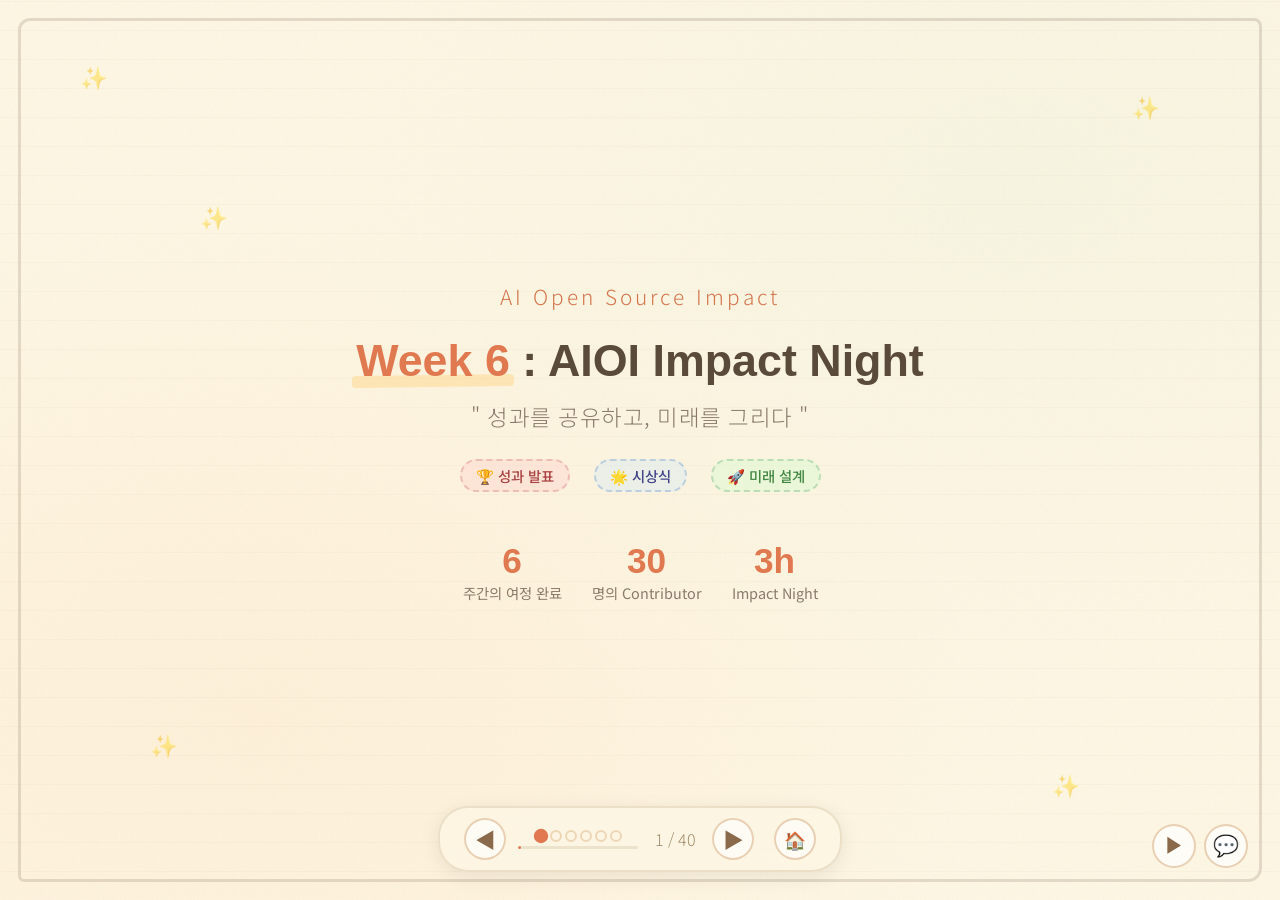
<file: week6-slides.html>
<!DOCTYPE html>
<html lang="ko">
<head>
<!-- Google tag (gtag.js) -->
<script async src="https://www.googletagmanager.com/gtag/js?id=G-9C4HG0H600"></script>
<script>
  window.dataLayer = window.dataLayer || [];
  function gtag(){dataLayer.push(arguments);}
  gtag('js', new Date());
  gtag('config', 'G-9C4HG0H600');
</script>
<meta charset="UTF-8">
<meta name="viewport" content="width=device-width, initial-scale=1.0">
<title>AIOI Week 6 - Impact Night</title>
<meta name="description" content="AIOI 6주차: 성과를 공유하고, 미래를 그리다. 성과 발표, 시상식, 네트워킹.">
<meta name="keywords" content="AI, 오픈소스, AIOI, Impact Night, 성과 발표, 시상식, 네트워킹">
<meta name="author" content="AIOI">
<meta name="theme-color" content="#e07850">
<meta property="og:type" content="article">
<meta property="og:title" content="AIOI Week 6 - Impact Night">
<meta property="og:description" content="성과를 공유하고, 미래를 그리다. 성과 발표, 시상식, 네트워킹.">
<meta property="og:image" content="https://revfactory.github.io/aioi_slide/banner.png">
<meta property="og:url" content="https://revfactory.github.io/aioi_slide/week6-slides.html">
<meta property="og:site_name" content="AIOI">
<meta property="og:locale" content="ko_KR">
<meta name="twitter:card" content="summary_large_image">
<meta name="twitter:title" content="AIOI Week 6 - Impact Night">
<meta name="twitter:description" content="성과를 공유하고, 미래를 그리다. 성과 발표, 시상식, 네트워킹.">
<meta name="twitter:image" content="https://revfactory.github.io/aioi_slide/banner.png">
<link rel="stylesheet" href="slides-common.css">
<style>
  .timeline-item:nth-child(2) .timeline-dot { border-color: #c8a040; }
  .timeline-item:nth-child(3) .timeline-dot { border-color: #5a9e6f; }
  .timeline-item:nth-child(4) .timeline-dot { border-color: #5a8ec4; }
  .timeline-item:nth-child(5) .timeline-dot { border-color: #9a6eb8; }
  .timeline-item:nth-child(6) .timeline-dot { border-color: #e07850; background: #e07850; }
  .timeline-label { font-size: 1rem; margin-bottom: 4px; }
  .timeline-desc { font-size: 0.85rem; max-width: 150px; }
</style>
</head>
<body>
<div class="slide-container">

<!-- SLIDE 1: Title -->
<div class="slide active" id="slide-1">
  <span class="sparkle" style="top:60px;left:80px;">&#10024;</span>
  <span class="sparkle" style="top:90px;right:120px;animation-delay:0.5s;">&#10024;</span>
  <span class="sparkle" style="bottom:140px;left:150px;animation-delay:1s;">&#10024;</span>
  <span class="sparkle" style="bottom:100px;right:200px;animation-delay:1.5s;">&#10024;</span>
  <span class="sparkle" style="top:200px;left:200px;animation-delay:0.8s;">&#10024;</span>
  <div style="margin-bottom:18px;"><span style="font-family:'Noto Sans KR',sans-serif;font-weight:300;font-size:1.3rem;color:#d4764e;letter-spacing:3px;">AI Open Source Impact</span></div>
  <div class="slide-title" style="font-size:2.8rem;margin-bottom:8px;"><span class="highlight">Week 6</span> : AIOI Impact Night</div>
  <div class="slide-subtitle" style="font-size:1.4rem;margin-bottom:24px;">" 성과를 공유하고, 미래를 그리다 "</div>
  <div style="display:flex;gap:16px;margin-bottom:32px;">
    <span class="tag a">&#127942; 성과 발표</span>
    <span class="tag b">&#127775; 시상식</span>
    <span class="tag c">&#128640; 미래 설계</span>
  </div>
  <div class="stats-row">
    <div class="stat-item"><div class="stat-value">6</div><div class="stat-label">주간의 여정 완료</div></div>
    <div class="stat-item"><div class="stat-value">30</div><div class="stat-label">명의 Contributor</div></div>
    <div class="stat-item"><div class="stat-value">3h</div><div class="stat-label">Impact Night</div></div>
  </div>
</div>

<!-- SLIDE 2 -->
<div class="slide" id="slide-2">
  <span class="big-number">02</span>
  <div class="slide-title">오늘의 <span class="highlight">목표</span></div>
  <div class="slide-subtitle">AIOI Impact Night의 핵심 목표 3가지</div>
  <div class="card-row">
    <div class="card pink"><div class="card-title">&#127908; 목표 1</div><div class="card-body"><li>기여 과정과 성과를 <span class="marker-text red">효과적으로 발표</span>한다</li><li>기술적 도전과 해결 과정을 공유</li><li>팀별 10분 발표 + 5분 Q&amp;A</li></div></div>
    <div class="card green"><div class="card-title">&#128172; 목표 2</div><div class="card-body"><li>동료 및 멘토로부터 <span class="marker-text green">종합 피드백</span>을 받는다</li><li>멘토 총평으로 성장 방향 설정</li><li>동료 평가로 협업 역량 확인</li></div></div>
    <div class="card blue"><div class="card-title">&#128640; 목표 3</div><div class="card-body"><li>AI 오픈소스 커뮤니티에서의 <span class="marker-text blue">향후 활동 계획</span>을 수립한다</li><li>커리어 패스 탐색</li><li>지속 가능한 기여 로드맵</li></div></div>
  </div>
</div>

<!-- SLIDE 3 -->
<div class="slide" id="slide-3">
  <span class="big-number">03</span>
  <div class="slide-title">Impact Night <span class="highlight">프로그램</span></div>
  <div class="slide-subtitle">오프라인 3시간 프로그램 구성</div>
  <table class="compare-table">
    <tr><th>시간</th><th>내용</th><th>세부사항</th></tr>
    <tr><td><span class="marker-text red">60분</span></td><td>성과 발표</td><td>팀별 10분 발표 + Q&amp;A</td></tr>
    <tr><td><span class="marker-text orange">20분</span></td><td>멘토 총평</td><td>프로젝트별 코드 리뷰 종합 피드백</td></tr>
    <tr><td><span class="marker-text blue">20분</span></td><td>[특강] AI OSS &amp; 커리어</td><td>AI Engineer 커리어 패스, 오픈소스의 가치</td></tr>
    <tr><td><span class="marker-text green">10분</span></td><td>시상식</td><td>4개 부문 시상</td></tr>
    <tr><td>10분</td><td>네트워킹</td><td>현업 개발자 커리어 토크, 자유 교류</td></tr>
  </table>
</div>

<!-- SLIDE 4 -->
<div class="slide" id="slide-4">
  <span class="big-number">04</span>
  <div class="slide-title">6주간의 <span class="highlight">여정</span> 돌아보기</div>
  <div class="slide-subtitle">Week 1부터 Week 6까지의 성장 타임라인</div>
  <div class="timeline">
    <div class="timeline-item"><div class="timeline-dot">1</div><div class="timeline-label">Week 1</div><div class="timeline-desc">Kick-off Day<br/>환경 구축 &amp; 팀 매칭</div></div>
    <div class="timeline-item"><div class="timeline-dot">2</div><div class="timeline-label">Week 2</div><div class="timeline-desc">코드 분석 Sprint<br/>프로젝트 구조 파악</div></div>
    <div class="timeline-item"><div class="timeline-dot">3</div><div class="timeline-label">Week 3</div><div class="timeline-desc">첫 번째 기여<br/>첫 PR의 감동</div></div>
    <div class="timeline-item"><div class="timeline-dot">4</div><div class="timeline-label">Week 4</div><div class="timeline-desc">기여 심화<br/>피드백 반영 &amp; 심화</div></div>
    <div class="timeline-item"><div class="timeline-dot">5</div><div class="timeline-label">Week 5</div><div class="timeline-desc">최종 Sprint<br/>데모 &amp; 발표 준비</div></div>
    <div class="timeline-item"><div class="timeline-dot">&#9733;</div><div class="timeline-label">Week 6</div><div class="timeline-desc">Impact Night<br/>성과 공유 &amp; 미래</div></div>
  </div>
</div>

<!-- SLIDE 5 -->
<div class="slide" id="slide-5">
  <span class="big-number">05</span>
  <div class="slide-title">AIOI <span class="highlight">성과</span> 한눈에 보기</div>
  <div class="slide-subtitle">6주간 우리가 함께 만든 성과</div>
  <div class="stats-row" style="margin-bottom:24px;">
    <div class="stat-item"><div class="stat-value">30</div><div class="stat-label">참가 학생</div></div>
    <div class="stat-item"><div class="stat-value">5~6</div><div class="stat-label">프로젝트 팀</div></div>
    <div class="stat-item"><div class="stat-value">3</div><div class="stat-label">트랙 (A/B/C)</div></div>
  </div>
  <div class="card-row">
    <div class="card pink"><div class="card-title">&#127919; 트랙 A</div><div class="card-body"><li>AI로 기존 OSS에 기여</li><li><a class="oss-link" href="https://github.com/anthropics/claude-code" target="_blank">Claude Code</a>, Copilot 활용</li><li>버그 수정, 테스트, 문서 PR</li></div></div>
    <div class="card blue"><div class="card-title">&#128187; 트랙 B</div><div class="card-body"><li>기존 OSS에 AI 기능 추가</li><li>Vercel AI SDK, <a class="oss-link" href="https://github.com/langchain-ai/langchain" target="_blank">LangChain</a></li><li>벡터 검색, 챗봇 통합 PR</li></div></div>
    <div class="card green"><div class="card-title">&#128640; 트랙 C</div><div class="card-body"><li>AI 네이티브 프로젝트 개발</li><li><a class="oss-link" href="https://github.com/modelcontextprotocol/specification" target="_blank">MCP</a> 서버, RAG 앱, Agent</li><li><a class="oss-link" href="https://github.com/streamlit/streamlit" target="_blank">Streamlit</a>/<a class="oss-link" href="https://github.com/gradio-app/gradio" target="_blank">Gradio</a> 데모 앱</li></div></div>
  </div>
</div>

<!-- SLIDE 6 -->
<div class="slide" id="slide-6">
  <span class="big-number">06</span>
  <div class="slide-title">발표 <span class="highlight">최종 체크리스트</span></div>
  <div class="slide-subtitle">무대에 오르기 전 마지막 점검</div>
  <div class="card-row">
    <div class="card yellow" style="max-width:500px;">
      <div class="card-title">&#128221; 발표 자료</div>
      <ul class="checklist">
        <li>슬라이드 10분 분량으로 구성 완료</li>
        <li>코드 하이라이트 스크린샷 포함</li>
        <li>PR 상태(Merged/Under Review) 명시</li>
        <li>데모 영상 또는 라이브 데모 준비</li>
        <li>팀원 역할 분담 확인</li>
      </ul>
    </div>
    <div class="card purple" style="max-width:500px;">
      <div class="card-title">&#127908; 발표 준비</div>
      <ul class="checklist">
        <li>리허설 최소 1회 완료</li>
        <li>시간 배분 연습 (10분 맞추기)</li>
        <li>예상 Q&amp;A 준비 (3~5개)</li>
        <li>발표 순서 및 전환 확인</li>
        <li>백업 슬라이드/자료 USB 준비</li>
      </ul>
    </div>
  </div>
</div>

<!-- SLIDE 7 -->
<div class="slide" id="slide-7">
  <span class="big-number">07</span>
  <div class="slide-title">발표 구조: <span class="highlight">10분 가이드</span></div>
  <div class="slide-subtitle">효과적인 발표를 위한 시간 배분</div>
  <div class="flow-row" style="margin-bottom:24px;">
    <div class="flow-box step1" style="min-width:180px;"><div style="font-weight:700;font-size:1.1rem;">1분</div><div style="font-size:0.85rem;color:#8a7a6a;">프로젝트 소개</div></div>
    <span class="flow-arrow">&#10148;</span>
    <div class="flow-box step2" style="min-width:180px;"><div style="font-weight:700;font-size:1.1rem;">4분</div><div style="font-size:0.85rem;color:#8a7a6a;">기여 내용</div></div>
    <span class="flow-arrow">&#10148;</span>
    <div class="flow-box step3" style="min-width:180px;"><div style="font-weight:700;font-size:1.1rem;">3분</div><div style="font-size:0.85rem;color:#8a7a6a;">기술적 도전 &amp; 해결</div></div>
    <span class="flow-arrow">&#10148;</span>
    <div class="flow-box step4" style="min-width:180px;"><div style="font-weight:700;font-size:1.1rem;">2분</div><div style="font-size:0.85rem;color:#8a7a6a;">배운 점 &amp; 향후 계획</div></div>
  </div>
  <div class="card orange" style="max-width:800px;flex:none;">
    <div class="card-title">&#128161; 핵심 원칙</div>
    <div class="card-body">
      <li>슬라이드당 <span class="marker-text red">핵심 메시지 1개</span>만 전달</li>
      <li>텍스트 최소화, 비주얼(코드/스크린샷/다이어그램) 최대화</li>
      <li>스토리텔링: <span class="marker-text orange">문제 &#10148; 과정 &#10148; 해결 &#10148; 결과</span></li>
    </div>
  </div>
</div>

<!-- SLIDE 8 -->
<div class="slide" id="slide-8">
  <span class="big-number">08</span>
  <div class="slide-title">Part 1: <span class="highlight">프로젝트 소개</span> (1분)</div>
  <div class="slide-subtitle">청중의 관심을 사로잡는 첫 1분</div>
  <div class="card-row">
    <div class="card blue" style="max-width:500px;">
      <div class="card-title">&#128218; 포함할 내용</div>
      <div class="card-body">
        <li>프로젝트 이름, GitHub Stars, 기여자 수</li>
        <li>프로젝트가 해결하는 문제</li>
        <li><span class="marker-text blue">선택 이유</span> - 왜 이 프로젝트인가?</li>
        <li>사용 기술 스택 한 줄 소개</li>
        <li>트랙(A/B/C)과 팀 소개</li>
      </div>
    </div>
    <div class="card pink" style="max-width:500px;">
      <div class="card-title">&#128161; 팁</div>
      <div class="card-body">
        <li>"이 프로젝트는 ~를 해결합니다" 한 문장으로</li>
        <li>프로젝트 로고/스크린샷으로 시각적 인상</li>
        <li>GitHub 저장소 페이지 캡처 활용</li>
        <li><span class="marker-text red">주의:</span> 너무 자세한 기술 설명은 Part 2에서</li>
      </div>
    </div>
  </div>
</div>

<!-- SLIDE 9 -->
<div class="slide" id="slide-9">
  <span class="big-number">09</span>
  <div class="slide-title">Part 2: <span class="highlight">기여 내용</span> (4분)</div>
  <div class="slide-subtitle">발표의 핵심 - 무엇을 어떻게 기여했는가</div>
  <div class="card-row">
    <div class="card green" style="max-width:340px;">
      <div class="card-title">&#128736; 해결한 이슈</div>
      <div class="card-body">
        <li>이슈 번호와 제목</li>
        <li>문제의 원인 분석</li>
        <li>해결 접근 방식</li>
        <li>이슈 선택 이유</li>
      </div>
    </div>
    <div class="card yellow" style="max-width:340px;">
      <div class="card-title">&#128187; 코드 변경</div>
      <div class="card-body">
        <li>핵심 코드 변경사항 하이라이트</li>
        <li>Before/After 비교</li>
        <li>변경된 파일 수, 코드 라인 수</li>
        <li>아키텍처 영향 범위</li>
      </div>
    </div>
    <div class="card purple" style="max-width:340px;">
      <div class="card-title">&#9989; PR 상태</div>
      <div class="card-body">
        <li><span class="marker-text green">Merged</span> - 성공적으로 반영!</li>
        <li><span class="marker-text orange">Under Review</span> - 리뷰 진행 중</li>
        <li><span class="marker-text blue">Draft</span> - 작업 진행 중</li>
        <li>메인테이너 피드백 요약</li>
      </div>
    </div>
  </div>
</div>

<!-- SLIDE 10 -->
<div class="slide" id="slide-10">
  <span class="big-number">10</span>
  <div class="slide-title">코드 <span class="highlight">하이라이트</span> 방법</div>
  <div class="slide-subtitle">기여한 코드를 효과적으로 보여주는 기술</div>
  <div class="card-row">
    <div class="card blue" style="max-width:500px;">
      <div class="card-title">&#128187; 코드 보여주기</div>
      <div class="card-body">
        <li>전체 코드 X, <span class="marker-text blue">핵심 로직만 15줄 이내</span></li>
        <li>변경 전/후 diff 형태로 비교</li>
        <li>문법 하이라이팅으로 가독성 확보</li>
        <li>화살표/박스로 중요 부분 강조</li>
        <li>GitHub PR 페이지 스크린샷도 효과적</li>
      </div>
    </div>
    <div class="card orange" style="max-width:500px;">
      <div class="card-title">&#127912; 시각 자료 활용</div>
      <div class="card-body">
        <li>아키텍처 다이어그램 (Mermaid, Excalidraw)</li>
        <li>CI/CD 파이프라인 통과 뱃지 캡처</li>
        <li>메인테이너 피드백 코멘트 캡처</li>
        <li>성능 벤치마크 비교 그래프</li>
        <li>데모 앱 스크린샷/GIF</li>
      </div>
    </div>
  </div>
</div>

<!-- SLIDE 11 -->
<div class="slide" id="slide-11">
  <span class="big-number">11</span>
  <div class="slide-title">Part 3: <span class="highlight">기술적 도전</span> (3분)</div>
  <div class="slide-subtitle">어려움을 극복한 과정이 가장 인상적인 이야기</div>
  <div class="card-row">
    <div class="card pink" style="max-width:340px;">
      <div class="card-title">&#9888; 도전 사례</div>
      <div class="card-body">
        <li>처음 마주한 대규모 코드베이스</li>
        <li>CI/CD 파이프라인 실패 디버깅</li>
        <li>메인테이너 피드백 대응의 어려움</li>
        <li>새로운 기술 스택 학습</li>
        <li>영어 커뮤니케이션 장벽</li>
      </div>
    </div>
    <div class="card green" style="max-width:340px;">
      <div class="card-title">&#128161; AI 도구 활용</div>
      <div class="card-body">
        <li><a class="oss-link" href="https://github.com/anthropics/claude-code" target="_blank">Claude Code</a>로 코드베이스 분석</li>
        <li>Copilot으로 테스트 코드 생성</li>
        <li>AI로 PR 설명 작성</li>
        <li>AI로 코드 리뷰 피드백 이해</li>
        <li>구체적 효과: 시간 절약, 품질 향상</li>
      </div>
    </div>
    <div class="card yellow" style="max-width:340px;">
      <div class="card-title">&#9989; 극복 방법</div>
      <div class="card-body">
        <li>문제 해결의 논리적 과정</li>
        <li>멘토/팀원의 도움</li>
        <li>공식 문서 &amp; 커뮤니티 활용</li>
        <li>시행착오에서 얻은 교훈</li>
        <li>최종 해결 결과와 성과</li>
      </div>
    </div>
  </div>
</div>

<!-- SLIDE 12 -->
<div class="slide" id="slide-12">
  <span class="big-number">12</span>
  <div class="slide-title">Part 4: <span class="highlight">배운 점</span> &amp; 향후 계획 (2분)</div>
  <div class="slide-subtitle">경험을 통한 성장과 미래 방향</div>
  <div class="card-row">
    <div class="card purple" style="max-width:500px;">
      <div class="card-title">&#127891; 핵심 학습 내용</div>
      <div class="card-body">
        <li>기술적 역량 성장 (구체적으로 무엇을?)</li>
        <li>오픈소스 <span class="marker-text blue">커뮤니케이션 스킬</span></li>
        <li>코드 리뷰 경험에서 배운 점</li>
        <li>AI 도구 활용 노하우</li>
        <li>팀 협업과 프로젝트 관리</li>
      </div>
    </div>
    <div class="card orange" style="max-width:500px;">
      <div class="card-title">&#128640; 향후 계획</div>
      <div class="card-body">
        <li>계속 기여할 프로젝트/영역</li>
        <li>새롭게 도전하고 싶은 OSS 프로젝트</li>
        <li><span class="marker-text green">Contributor &#10148; Committer</span> 목표</li>
        <li>기술 블로그, 컨퍼런스 발표 계획</li>
        <li>AI 오픈소스 커리어 방향</li>
      </div>
    </div>
  </div>
</div>

<!-- SLIDE 13 -->
<div class="slide" id="slide-13">
  <span class="big-number">13</span>
  <div class="slide-title">라이브 <span class="highlight">데모</span> 가이드</div>
  <div class="slide-subtitle">발표에서 데모를 효과적으로 보여주는 방법</div>
  <div class="card-row">
    <div class="card green" style="max-width:340px;">
      <div class="card-title">&#9989; Do</div>
      <div class="card-body">
        <li>데모 시나리오를 미리 작성</li>
        <li><span class="marker-text green">백업 영상</span> 반드시 준비</li>
        <li>핵심 기능 2~3가지만 시연</li>
        <li>데모 중 설명을 곁들이기</li>
        <li>인터넷 필요 시 미리 테스트</li>
      </div>
    </div>
    <div class="card pink" style="max-width:340px;">
      <div class="card-title">&#10060; Don't</div>
      <div class="card-body">
        <li>라이브 코딩 시도 (시간 초과 위험)</li>
        <li>복잡한 설정 과정을 보여주기</li>
        <li>데모 실패 시 당황하기</li>
        <li>너무 긴 데모 (2분 초과)</li>
        <li>인터넷 없이 API 호출 의존</li>
      </div>
    </div>
    <div class="card blue" style="max-width:340px;">
      <div class="card-title">&#128161; 데모 유형</div>
      <div class="card-body">
        <li><a class="oss-link" href="https://github.com/streamlit/streamlit" target="_blank">Streamlit</a>/<a class="oss-link" href="https://github.com/gradio-app/gradio" target="_blank">Gradio</a> 웹 앱</li>
        <li><a class="oss-link" href="https://github.com/modelcontextprotocol/specification" target="_blank">MCP</a> 서버 도구 호출 시연</li>
        <li>GitHub PR 페이지 라이브 탐색</li>
        <li>터미널에서 CLI 도구 실행</li>
        <li>녹화 영상 + 보이스오버</li>
      </div>
    </div>
  </div>
</div>

<!-- SLIDE 14 -->
<div class="slide" id="slide-14">
  <span class="big-number">14</span>
  <div class="slide-title">발표 <span class="highlight">시간 관리</span></div>
  <div class="slide-subtitle">10분을 효과적으로 사용하는 전략</div>
  <div class="card-row">
    <div class="card yellow" style="max-width:500px;">
      <div class="card-title">&#9200; 시간 배분 팁</div>
      <div class="card-body">
        <li>슬라이드 1장당 <span class="marker-text orange">30~60초</span> 배정</li>
        <li>총 슬라이드 수: 10~15장이 적절</li>
        <li>데모가 있다면 2분 이내로 제한</li>
        <li>Q&amp;A 5분은 별도 — 발표 10분에 집중</li>
        <li>팀원 간 발표 분담 시 전환 시간 고려</li>
      </div>
    </div>
    <div class="card blue" style="max-width:500px;">
      <div class="card-title">&#128221; 리허설 방법</div>
      <div class="card-body">
        <li>타이머를 켜고 실제 발표처럼 연습</li>
        <li>팀원이 서로 피드백 (내용, 속도, 전달력)</li>
        <li><span class="marker-text blue">9분에 끝나도록</span> 연습 (버퍼 1분)</li>
        <li>Zoom으로 녹화해서 셀프 리뷰</li>
        <li>멘토에게 사전 리뷰 요청</li>
      </div>
    </div>
  </div>
</div>

<!-- SLIDE 15 -->
<div class="slide" id="slide-15">
  <span class="big-number">15</span>
  <div class="slide-title">예상 <span class="highlight">Q&amp;A</span> 준비</div>
  <div class="slide-subtitle">자신감 있는 Q&amp;A를 위한 예상 질문</div>
  <div class="card-row">
    <div class="card purple" style="max-width:340px;">
      <div class="card-title">&#128172; 기술 질문</div>
      <div class="card-body">
        <li>"왜 이 방식으로 구현했나요?"</li>
        <li>"다른 접근법은 고려했나요?"</li>
        <li>"성능/보안 이슈는 없나요?"</li>
        <li>"테스트는 충분한가요?"</li>
        <li>"확장성은 어떤가요?"</li>
      </div>
    </div>
    <div class="card orange" style="max-width:340px;">
      <div class="card-title">&#128300; 과정 질문</div>
      <div class="card-body">
        <li>"가장 어려웠던 점은?"</li>
        <li>"AI 도구가 얼마나 도움이 되었나?"</li>
        <li>"메인테이너 피드백은 어땠나?"</li>
        <li>"시간 관리는 어떻게 했나?"</li>
        <li>"팀 내 역할 분담은?"</li>
      </div>
    </div>
    <div class="card green" style="max-width:340px;">
      <div class="card-title">&#128640; 확장 질문</div>
      <div class="card-body">
        <li>"향후 기여 계획은?"</li>
        <li>"이 경험이 커리어에 어떤 도움?"</li>
        <li>"후배에게 조언한다면?"</li>
        <li>"프로젝트의 개선 방향은?"</li>
        <li>"다시 한다면 뭘 바꾸겠나?"</li>
      </div>
    </div>
  </div>
</div>

<!-- SLIDE 16 -->
<div class="slide" id="slide-16">
  <span class="big-number">16</span>
  <div class="slide-title">발표 <span class="highlight">에티켓</span></div>
  <div class="slide-subtitle">발표자와 청중 모두를 위한 가이드</div>
  <div class="card-row">
    <div class="card pink" style="max-width:500px;">
      <div class="card-title">&#127908; 발표자</div>
      <div class="card-body">
        <li>청중과 <span class="marker-text red">아이컨택</span>하며 발표</li>
        <li>슬라이드를 읽지 않고 자연스럽게 설명</li>
        <li>기술 용어는 간단히 설명 추가</li>
        <li>긴장되면 천천히, 차분하게</li>
        <li>질문에 모르면 솔직하게 "확인 후 공유"</li>
      </div>
    </div>
    <div class="card green" style="max-width:500px;">
      <div class="card-title">&#128101; 청중</div>
      <div class="card-body">
        <li>발표에 집중하고 <span class="marker-text green">경청</span>하기</li>
        <li>건설적인 질문으로 발표자 도움</li>
        <li>동료의 성과에 진심으로 응원</li>
        <li>Q&amp;A 시간에 적극 참여</li>
        <li>다른 팀의 기술에서도 배움의 자세</li>
      </div>
    </div>
  </div>
</div>

<!-- SLIDE 17 -->
<div class="slide" id="slide-17">
  <span class="big-number">17</span>
  <div class="slide-title">멘토 <span class="highlight">총평</span> 안내</div>
  <div class="slide-subtitle">프로젝트별 종합 피드백 세션</div>
  <div class="card-row">
    <div class="card yellow" style="max-width:340px;">
      <div class="card-title">&#128218; 총평 내용</div>
      <div class="card-body">
        <li>각 팀 기여의 기술적 평가</li>
        <li>코드 품질 종합 피드백</li>
        <li>성장 포인트 하이라이트</li>
        <li>개선 가능한 영역 제안</li>
        <li>향후 기여 방향 추천</li>
      </div>
    </div>
    <div class="card blue" style="max-width:340px;">
      <div class="card-title">&#128172; 피드백 수용</div>
      <div class="card-body">
        <li>메모하며 경청하기</li>
        <li>방어적이지 않은 자세</li>
        <li>궁금한 점은 바로 질문</li>
        <li>피드백을 <span class="marker-text blue">성장 기회</span>로</li>
        <li>구체적 개선 액션 정리</li>
      </div>
    </div>
    <div class="card orange" style="max-width:340px;">
      <div class="card-title">&#127942; 멘토 조언</div>
      <div class="card-body">
        <li>오픈소스 커뮤니티 참여 조언</li>
        <li>기술 역량 발전 로드맵</li>
        <li>실무에서의 OSS 활용법</li>
        <li>커리어 개발 팁</li>
        <li>네트워킹 &amp; 멘토링 연결</li>
      </div>
    </div>
  </div>
</div>

<!-- SLIDE 18 -->
<div class="slide" id="slide-18">
  <span class="big-number">18</span>
  <div class="slide-title">[특강] AI 오픈소스와 <span class="highlight">커리어</span></div>
  <div class="slide-subtitle">AI 시대, 오픈소스 기여가 여는 커리어의 문</div>
  <div class="card-row">
    <div class="card green" style="max-width:500px;">
      <div class="card-title">&#128200; 왜 AI 오픈소스인가?</div>
      <div class="card-body">
        <li>GitHub AI 관련 저장소 <span class="marker-text green">430만+ 개</span></li>
        <li>LLM 중심 프로젝트 전년 대비 <span class="marker-text red">178% 증가</span></li>
        <li>76% 조직이 오픈소스 AI 사용 확대 예상</li>
        <li><a class="oss-link" href="https://github.com/modelcontextprotocol/specification" target="_blank">MCP</a> 월간 SDK 다운로드 <span class="marker-text blue">9,700만 회</span></li>
        <li>AI 엔지니어 수요 폭발적 증가</li>
      </div>
    </div>
    <div class="card purple" style="max-width:500px;">
      <div class="card-title">&#128161; 오픈소스 기여의 커리어 가치</div>
      <div class="card-body">
        <li>실제 프로덕션 코드 경험 <span class="marker-text green">증명</span></li>
        <li>글로벌 팀과의 영어 커뮤니케이션 역량</li>
        <li>코드 리뷰 경험 = 협업 능력 증명</li>
        <li>Merged PR = 실무 수준 코드 품질 인증</li>
        <li>면접에서 구체적 기술 스토리텔링 가능</li>
      </div>
    </div>
  </div>
</div>

<!-- SLIDE 19 -->
<div class="slide" id="slide-19">
  <span class="big-number">19</span>
  <div class="slide-title"><span class="highlight">AI Engineer</span> 커리어 패스</div>
  <div class="slide-subtitle">2025-2026 AI 엔지니어 시장 동향</div>
  <div class="card-row" style="margin-bottom:16px;">
    <div class="card pink" style="max-width:500px;">
      <div class="card-title">&#128200; 시장 현황</div>
      <div class="card-body">
        <li>AI 엔지니어 평균 연봉: <span class="marker-text red">$206,000</span> (2025)</li>
        <li>전년 대비 $50,000 상승</li>
        <li>수요 대비 공급 부족 — 채용 난이도 높음</li>
        <li>전문 분야 특화 시 30~50% 프리미엄</li>
      </div>
    </div>
    <div class="card green" style="max-width:500px;">
      <div class="card-title">&#128640; 핵심 역량</div>
      <div class="card-body">
        <li><span class="marker-text green">LLM 파인튜닝</span> &amp; 프롬프트 엔지니어링</li>
        <li>RAG, Agent 시스템 구축</li>
        <li>오픈소스 AI 프레임워크 활용</li>
        <li><a class="oss-link" href="https://github.com/modelcontextprotocol/specification" target="_blank">MCP</a> 프로토콜 &amp; 도구 통합</li>
        <li>MLOps &amp; AI 인프라 관리</li>
      </div>
    </div>
  </div>
</div>

<!-- SLIDE 20 -->
<div class="slide" id="slide-20">
  <span class="big-number">20</span>
  <div class="slide-title">AI 시대의 <span class="highlight">직무 유형</span></div>
  <div class="slide-subtitle">다양한 AI 엔지니어링 직무와 역할</div>
  <table class="compare-table">
    <tr><th>직무</th><th>핵심 역할</th><th>필요 기술</th></tr>
    <tr><td><span class="marker-text red">AI Engineer</span></td><td>AI 기능 통합, LLM 앱 개발</td><td>Python, AI SDK, RAG, Agent</td></tr>
    <tr><td><span class="marker-text blue">ML Engineer</span></td><td>모델 학습, 파인튜닝, 배포</td><td>PyTorch, MLOps, GPU 최적화</td></tr>
    <tr><td><span class="marker-text green">Research Engineer</span></td><td>논문 구현, 모델 실험</td><td>PyTorch, 논문 이해, 수학/통계</td></tr>
    <tr><td><span class="marker-text orange">Full-Stack AI Dev</span></td><td>AI 앱 전체 스택 개발</td><td>React, Next.js, AI SDK, DB</td></tr>
    <tr><td>MLOps Engineer</td><td>ML 파이프라인 운영</td><td>K8s, MLflow, CI/CD, Docker</td></tr>
    <tr><td>AI Infra Engineer</td><td>GPU 클러스터, 서빙 최적화</td><td><a class="oss-link" href="https://github.com/vllm-project/vllm" target="_blank">vLLM</a>, TensorRT, CUDA</td></tr>
  </table>
</div>

<!-- SLIDE 21 -->
<div class="slide" id="slide-21">
  <span class="big-number">21</span>
  <div class="slide-title">오픈소스 기여와 <span class="highlight">취업</span></div>
  <div class="slide-subtitle">채용 담당자가 보는 오픈소스 기여의 가치</div>
  <div class="card-row">
    <div class="card blue" style="max-width:500px;">
      <div class="card-title">&#128176; 이력서 활용법</div>
      <div class="card-body">
        <li>이력서에 주요 기여 <span class="marker-text blue">PR 링크</span> 포함</li>
        <li>GitHub 프로필 URL을 이력서에 기재</li>
        <li>면접에서 기여 과정 스토리텔링</li>
        <li>LinkedIn에 오픈소스 활동 섹션 추가</li>
        <li>기술 블로그로 전문성 어필</li>
      </div>
    </div>
    <div class="card yellow" style="max-width:500px;">
      <div class="card-title">&#128161; 면접 시 활용</div>
      <div class="card-body">
        <li>"실제 ~K Stars 프로젝트에 PR이 Merge됨"</li>
        <li>"코드 리뷰에서 ~를 피드백받고 개선함"</li>
        <li>"영어로 메인테이너와 소통하며 협업함"</li>
        <li>"AI 도구를 활용해 생산성 ~배 향상"</li>
        <li><span class="marker-text green">구체적 숫자와 결과</span>로 어필</li>
      </div>
    </div>
  </div>
</div>

<!-- SLIDE 22 -->
<div class="slide" id="slide-22">
  <span class="big-number">22</span>
  <div class="slide-title">글로벌 <span class="highlight">협업 경험</span>의 가치</div>
  <div class="slide-subtitle">오픈소스를 통한 글로벌 역량 구축</div>
  <div class="card-row">
    <div class="card green" style="max-width:340px;">
      <div class="card-title">&#127758; 글로벌 소통</div>
      <div class="card-body">
        <li>영어 기술 커뮤니케이션</li>
        <li>비동기 협업 방식 체득</li>
        <li>다양한 문화권 개발자와 교류</li>
        <li>시차를 넘어선 코드 리뷰</li>
      </div>
    </div>
    <div class="card purple" style="max-width:340px;">
      <div class="card-title">&#128101; 네트워크</div>
      <div class="card-body">
        <li>글로벌 개발자 인맥 형성</li>
        <li>프로젝트 메인테이너와 관계</li>
        <li>추천서/레퍼런스 확보</li>
        <li>해외 취업 기회 연결</li>
      </div>
    </div>
    <div class="card orange" style="max-width:340px;">
      <div class="card-title">&#127891; 성장</div>
      <div class="card-body">
        <li>프로덕션 수준의 코드 품질</li>
        <li>대규모 코드베이스 경험</li>
        <li>CI/CD, 테스트 자동화 역량</li>
        <li>오픈소스 거버넌스 이해</li>
      </div>
    </div>
  </div>
</div>

<!-- SLIDE 23 -->
<div class="slide" id="slide-23">
  <span class="big-number">23</span>
  <div class="slide-title"><span class="highlight">평가 기준</span> 총정리</div>
  <div class="slide-subtitle">AIOI 프로그램 평가 체계</div>
  <div class="card-row" style="margin-bottom:16px;">
    <div class="card pink" style="max-width:240px;">
      <div class="card-title">&#128100; 멘토 평가</div>
      <div style="text-align:center;"><div class="stat-value" style="font-size:2.5rem;">50%</div></div>
      <div class="card-body" style="font-size:0.85rem;"><li>기여 품질</li><li>기술 성장</li><li>커뮤니케이션</li><li>자기주도성</li></div>
    </div>
    <div class="card blue" style="max-width:240px;">
      <div class="card-title">&#128202; 자동 측정</div>
      <div style="text-align:center;"><div class="stat-value" style="font-size:2.5rem;">20%</div></div>
      <div class="card-body" style="font-size:0.85rem;"><li>PR/커밋 수</li><li>코드 리뷰 참여</li><li>이슈 활동</li><li>GitHub API 기반</li></div>
    </div>
    <div class="card green" style="max-width:240px;">
      <div class="card-title">&#129309; 동료 평가</div>
      <div style="text-align:center;"><div class="stat-value" style="font-size:2.5rem;">20%</div></div>
      <div class="card-body" style="font-size:0.85rem;"><li>협업 태도</li><li>코드 리뷰 수용성</li><li>팀 기여도</li><li>지식 공유</li></div>
    </div>
    <div class="card yellow" style="max-width:240px;">
      <div class="card-title">&#128221; 자기 평가</div>
      <div style="text-align:center;"><div class="stat-value" style="font-size:2.5rem;">10%</div></div>
      <div class="card-body" style="font-size:0.85rem;"><li>학습 회고</li><li>성장 포인트</li><li>반성 &amp; 개선</li><li>향후 계획</li></div>
    </div>
  </div>
</div>

<!-- SLIDE 24 -->
<div class="slide" id="slide-24">
  <span class="big-number">24</span>
  <div class="slide-title">정량적 <span class="highlight">평가 항목</span></div>
  <div class="slide-subtitle">GitHub 활동 기반 자동 측정 지표</div>
  <table class="compare-table">
    <tr><th>항목</th><th>배점</th><th>세부 기준</th></tr>
    <tr><td><span class="marker-text red">PR 생성</span></td><td>15점</td><td>PR 1개당 7.5점 (최대 15점)</td></tr>
    <tr><td><span class="marker-text green">PR Merge</span></td><td>25점</td><td>실제 프로젝트에 수용된 기여 (최고 가중치)</td></tr>
    <tr><td><span class="marker-text blue">코드 리뷰</span></td><td>10점</td><td>팀원/외부 PR 리뷰 참여 횟수</td></tr>
    <tr><td><span class="marker-text orange">이슈 활동</span></td><td>10점</td><td>이슈 코멘트, 버그 리포트, 제안</td></tr>
    <tr><td>기술적 깊이</td><td>15점</td><td>기여의 기술 수준, 코드 품질, 문제 해결력</td></tr>
    <tr><td>커뮤니케이션</td><td>10점</td><td>영어 소통, PR 설명 품질, 피드백 대응</td></tr>
    <tr><td>팀 협업</td><td>10점</td><td>Peer Review, 지식 공유, 상호 지원</td></tr>
    <tr><td>최종 발표</td><td>5점</td><td>발표 완성도, 전달력</td></tr>
  </table>
</div>

<!-- SLIDE 25 -->
<div class="slide" id="slide-25">
  <span class="big-number">25</span>
  <div class="slide-title"><span class="highlight">시상식</span> 카테고리</div>
  <div class="slide-subtitle">Impact Night에서의 4개 부문 시상</div>
  <div class="card-row">
    <div class="card yellow" style="max-width:240px;">
      <div class="card-title">&#127942; Impact Award</div>
      <div class="card-body"><li>종합 최우수 기여</li><li>정량 + 정성 평가 종합</li><li>GPU 크레딧</li><li>컨퍼런스 참가권</li></div>
    </div>
    <div class="card pink" style="max-width:240px;">
      <div class="card-title">&#127775; Best First Timer</div>
      <div class="card-body"><li>가장 인상적인 첫 기여</li><li>초보자의 성장 과정 평가</li><li>기술 서적</li><li>오픈소스 굿즈</li></div>
    </div>
    <div class="card green" style="max-width:240px;">
      <div class="card-title">&#129309; Community Champion</div>
      <div class="card-body"><li>최우수 협업 &amp; 소통</li><li>팀 기여도 &amp; 리더십</li><li>기술 서적</li><li>오픈소스 굿즈</li></div>
    </div>
    <div class="card blue" style="max-width:240px;">
      <div class="card-title">&#128300; Technical Deep Dive</div>
      <div class="card-body"><li>가장 깊이 있는 기술 기여</li><li>코드 품질 &amp; 문제 해결력</li><li>GPU 크레딧</li><li>기술 서적</li></div>
    </div>
  </div>
</div>

<!-- SLIDE 26 -->
<div class="slide" id="slide-26">
  <span class="big-number">26</span>
  <div class="slide-title"><span class="highlight">배지</span> 시스템</div>
  <div class="slide-subtitle">마일스톤 달성 시 발급되는 디지털 배지</div>
  <table class="compare-table">
    <tr><th>배지</th><th>달성 조건</th><th>보상</th></tr>
    <tr><td><span class="marker-text red">&#127919; First PR</span></td><td>첫 번째 PR 제출</td><td>디지털 배지</td></tr>
    <tr><td><span class="marker-text blue">&#128269; Code Reviewer</span></td><td>3개 이상 코드 리뷰 완료</td><td>디지털 배지</td></tr>
    <tr><td><span class="marker-text green">&#127881; Merged!</span></td><td>첫 번째 PR merge 성공</td><td>디지털 배지 + 인증서</td></tr>
    <tr><td><span class="marker-text orange">&#128027; Bug Hunter</span></td><td>버그 이슈 발견 및 보고</td><td>디지털 배지</td></tr>
    <tr><td>&#128221; Documentation Hero</td><td>문서 개선 기여</td><td>디지털 배지</td></tr>
    <tr><td>&#11088; Open Source Star</td><td>5개 이상 PR merge</td><td>최종 인증서 + 멘토 추천서</td></tr>
  </table>
</div>

<!-- SLIDE 27 -->
<div class="slide" id="slide-27">
  <span class="big-number">27</span>
  <div class="slide-title">자기 평가 <span class="highlight">가이드</span></div>
  <div class="slide-subtitle">6주간의 성장을 돌아보는 자기 평가</div>
  <div class="card-row">
    <div class="card yellow" style="max-width:500px;">
      <div class="card-title">&#128221; 자기 평가 항목</div>
      <div class="card-body">
        <li>6주간 가장 <span class="marker-text orange">성장한 영역</span>은?</li>
        <li>가장 어려웠던 도전과 극복 방법은?</li>
        <li>AI 도구 활용 전후 차이는?</li>
        <li>팀 협업에서 나의 역할과 기여는?</li>
        <li>오픈소스 기여에 대한 인식 변화는?</li>
      </div>
    </div>
    <div class="card purple" style="max-width:500px;">
      <div class="card-title">&#127891; 성장 포인트 기술</div>
      <div class="card-body">
        <li><span class="marker-text blue">기술 역량:</span> 새로 배운 기술/도구</li>
        <li><span class="marker-text green">협업 역량:</span> 코드 리뷰, 커뮤니케이션</li>
        <li><span class="marker-text red">문제 해결:</span> 디버깅, 트러블슈팅</li>
        <li><span class="marker-text orange">글로벌 역량:</span> 영어 소통, 비동기 협업</li>
        <li>향후 개선하고 싶은 영역</li>
      </div>
    </div>
  </div>
</div>

<!-- SLIDE 28 -->
<div class="slide" id="slide-28">
  <span class="big-number">28</span>
  <div class="slide-title">Contributor &#10148; <span class="highlight">Maintainer</span></div>
  <div class="slide-subtitle">오픈소스 기여자에서 유지관리자로의 여정</div>
  <div class="flow-row" style="margin-bottom:20px;">
    <div class="flow-box step1" style="min-width:180px;"><div style="font-weight:700;font-size:1.1rem;">Contributor</div><div style="font-size:0.85rem;color:#8a7a6a;">첫 PR 제출<br/>버그 수정, 문서 개선</div></div>
    <span class="flow-arrow">&#10148;</span>
    <div class="flow-box step2" style="min-width:180px;"><div style="font-weight:700;font-size:1.1rem;">Regular</div><div style="font-size:0.85rem;color:#8a7a6a;">지속적 기여<br/>코드 리뷰 참여</div></div>
    <span class="flow-arrow">&#10148;</span>
    <div class="flow-box step3" style="min-width:180px;"><div style="font-weight:700;font-size:1.1rem;">Committer</div><div style="font-size:0.85rem;color:#8a7a6a;">쓰기 권한 획득<br/>PR 승인 권한</div></div>
    <span class="flow-arrow">&#10148;</span>
    <div class="flow-box step4" style="min-width:180px;"><div style="font-weight:700;font-size:1.1rem;">Maintainer</div><div style="font-size:0.85rem;color:#8a7a6a;">프로젝트 방향 결정<br/>릴리스 관리</div></div>
  </div>
  <div class="card green" style="max-width:800px;flex:none;">
    <div class="card-title">&#128161; 단계별 소요 기간</div>
    <div class="card-body">
      <li><span class="marker-text red">Contributor &#10148; Regular</span>: 3~6개월 (꾸준한 기여)</li>
      <li><span class="marker-text orange">Regular &#10148; Committer</span>: 6~12개월 (신뢰 구축)</li>
      <li><span class="marker-text blue">Committer &#10148; Maintainer</span>: 1~2년 (리더십 발휘)</li>
    </div>
  </div>
</div>

<!-- SLIDE 29 -->
<div class="slide" id="slide-29">
  <span class="big-number">29</span>
  <div class="slide-title">지속 가능한 <span class="highlight">오픈소스 기여</span></div>
  <div class="slide-subtitle">AIOI 이후에도 계속 기여하는 방법</div>
  <div class="card-row">
    <div class="card green" style="max-width:500px;">
      <div class="card-title">&#127793; 꾸준히 기여하기</div>
      <div class="card-body">
        <li>주 <span class="marker-text green">1~2시간</span> 정기적 시간 확보</li>
        <li>GitHub Notifications로 관심 프로젝트 Watch</li>
        <li>작은 기여도 가치 있음: 오타 수정, 문서 업데이트</li>
        <li>이슈 트리아지 참여 — 재현, 라벨링</li>
        <li>릴리스 테스트 자원봉사</li>
      </div>
    </div>
    <div class="card purple" style="max-width:500px;">
      <div class="card-title">&#128279; 커뮤니티 참여</div>
      <div class="card-body">
        <li>프로젝트 Discord/Slack에 활발히 참여</li>
        <li>신규 기여자 도움주기 (멘토 역할)</li>
        <li>밋업, 컨퍼런스 참석 &amp; 발표</li>
        <li>기여 경험 블로그로 공유</li>
        <li>한국 오픈소스 커뮤니티 활동</li>
      </div>
    </div>
  </div>
</div>

<!-- SLIDE 30 -->
<div class="slide" id="slide-30">
  <span class="big-number">30</span>
  <div class="slide-title">나만의 <span class="highlight">프로젝트</span> 시작하기</div>
  <div class="slide-subtitle">기여자에서 창시자로 - 프로젝트 오픈소스화</div>
  <div class="card-row">
    <div class="card orange" style="max-width:340px;">
      <div class="card-title">&#128161; 프로젝트 아이디어</div>
      <div class="card-body">
        <li>AIOI에서 만든 데모 앱 확장</li>
        <li>새로운 <a class="oss-link" href="https://github.com/modelcontextprotocol/specification" target="_blank">MCP</a> 서버 개발</li>
        <li>연구 코드 오픈소스화</li>
        <li>한국어 특화 AI 도구</li>
        <li>학생 유틸리티</li>
      </div>
    </div>
    <div class="card blue" style="max-width:340px;">
      <div class="card-title">&#128221; 시작 체크리스트</div>
      <div class="card-body">
        <li>적절한 라이선스 선택 (MIT, Apache)</li>
        <li>README, CONTRIBUTING.md 작성</li>
        <li>CI/CD 파이프라인 구축</li>
        <li>이슈 템플릿 설정</li>
        <li>Good First Issue 라벨 준비</li>
      </div>
    </div>
    <div class="card green" style="max-width:340px;">
      <div class="card-title">&#128640; 성장 전략</div>
      <div class="card-body">
        <li>Awesome 리스트에 등록</li>
        <li>Product Hunt에 런칭</li>
        <li>기술 블로그로 홍보</li>
        <li>SNS에서 업데이트 공유</li>
        <li>컨퍼런스 라이트닝 토크</li>
      </div>
    </div>
  </div>
</div>

<!-- SLIDE 31 -->
<div class="slide" id="slide-31">
  <span class="big-number">31</span>
  <div class="slide-title">후속 <span class="highlight">프로그램</span> 안내</div>
  <div class="slide-subtitle">AIOI 이후 참여할 수 있는 글로벌/국내 프로그램</div>
  <table class="compare-table">
    <tr><th>프로그램</th><th>주관</th><th>특징</th></tr>
    <tr><td><span class="marker-text red">GSoC</span></td><td>Google</td><td>전 세계 최대 OSS 프로그램, 멘토링 + 지원금</td></tr>
    <tr><td><span class="marker-text blue">LFX Mentorship</span></td><td>Linux Foundation</td><td>CNCF, Kubernetes 등 대형 프로젝트 멘토링</td></tr>
    <tr><td><span class="marker-text green">MLH Fellowship</span></td><td>MLH</td><td>60만+ 학생 개발자 커뮤니티, 12주 프로그램</td></tr>
    <tr><td><span class="marker-text orange">오픈소스 컨트리뷰션 아카데미</span></td><td>NIPA</td><td>국내 최대 OSS 기여 프로그램, 매년 하반기</td></tr>
    <tr><td>Hacktoberfest</td><td>DigitalOcean</td><td>매년 10월, PR 4개로 참가 완료</td></tr>
    <tr><td>Outreachy</td><td>Software Freedom Conservancy</td><td>다양성 중심 OSS 인턴십</td></tr>
  </table>
</div>

<!-- SLIDE 32 -->
<div class="slide" id="slide-32">
  <span class="big-number">32</span>
  <div class="slide-title">한국 <span class="highlight">오픈소스</span> 커뮤니티</div>
  <div class="slide-subtitle">국내에서 활발한 오픈소스 활동 기회</div>
  <div class="card-row">
    <div class="card pink" style="max-width:340px;">
      <div class="card-title">&#127758; 커뮤니티</div>
      <div class="card-body">
        <li>한국 오픈소스 개발자 포럼</li>
        <li>파이콘 한국 (PyCon Korea)</li>
        <li>FOSSASIA</li>
        <li>if(kakao), DEVIEW, NDC</li>
        <li>한국 AI 개발자 밋업</li>
      </div>
    </div>
    <div class="card blue" style="max-width:340px;">
      <div class="card-title">&#128187; 한국 AI OSS 기여 기회</div>
      <div class="card-body">
        <li><span class="marker-text blue">KiMCP</span> - 한국 API MCP 서버</li>
        <li>Naver Search <a class="oss-link" href="https://github.com/modelcontextprotocol/specification" target="_blank">MCP</a> 서버</li>
        <li>Korean NLP 도구 (KoNLPy 등)</li>
        <li><a class="oss-link" href="https://huggingface.co" target="_blank">Hugging Face</a> 한국어 모델</li>
        <li>공공데이터 API 연동 도구</li>
      </div>
    </div>
    <div class="card green" style="max-width:340px;">
      <div class="card-title">&#127891; AI x OSS</div>
      <div class="card-body">
        <li>학내 AI 스터디 그룹 연계</li>
        <li>창업 + OSS 시너지</li>
        <li>졸업 프로젝트 OSS 공개</li>
        <li>AIOI Alumni 네트워크 활용</li>
      </div>
    </div>
  </div>
</div>

<!-- SLIDE 33 -->
<div class="slide" id="slide-33">
  <span class="big-number">33</span>
  <div class="slide-title">연구와 <span class="highlight">오픈소스</span>의 시너지</div>
  <div class="slide-subtitle">학생을 위한 학술 + OSS 연계 전략</div>
  <table class="compare-table">
    <tr><th>학술 활동</th><th>오픈소스 연계</th><th>가치</th></tr>
    <tr><td>논문 코드 공개</td><td>GitHub 레포지토리로 공개</td><td>재현성 확보, 인용 증가</td></tr>
    <tr><td>소프트웨어 논문</td><td>JOSS(Journal of Open Source Software) 출판</td><td>학술 업적 인정</td></tr>
    <tr><td>코드 아카이빙</td><td>Zenodo를 통한 DOI 발급</td><td>영구 보존, 인용 가능</td></tr>
    <tr><td>연구 도구 개선</td><td>PyTorch, <a class="oss-link" href="https://huggingface.co" target="_blank">Hugging Face</a>에 기여</td><td>커뮤니티 + 연구 발전</td></tr>
    <tr><td>데이터셋 공개</td><td>Hugging Face Datasets 업로드</td><td>데이터 접근성 향상</td></tr>
  </table>
</div>

<!-- SLIDE 34 -->
<div class="slide" id="slide-34">
  <span class="big-number">34</span>
  <div class="slide-title">포트폴리오 <span class="highlight">최종 정리</span></div>
  <div class="slide-subtitle">AIOI 경험을 커리어 자산으로 정리하기</div>
  <div class="card-row">
    <div class="card green" style="max-width:500px;">
      <div class="card-title">&#128100; GitHub 프로필 최적화</div>
      <div class="card-body">
        <li>프로필 <span class="marker-text green">README.md</span> 작성/업데이트</li>
        <li>핀 저장소 4~6개 선별 (AIOI 프로젝트 포함)</li>
        <li>기여한 OSS 프로젝트 목록</li>
        <li>기술 스택 뱃지 추가</li>
        <li>프로필 사진, 바이오, 링크 설정</li>
      </div>
    </div>
    <div class="card orange" style="max-width:500px;">
      <div class="card-title">&#128221; 기여 이력 정리</div>
      <div class="card-body">
        <li>PR 목록 (제목, 링크, 상태)</li>
        <li>기술 블로그 포스트 링크</li>
        <li>데모 앱 URL (<a class="oss-link" href="https://github.com/streamlit/streamlit" target="_blank">Streamlit</a>/<a class="oss-link" href="https://github.com/gradio-app/gradio" target="_blank">Gradio</a>/HF)</li>
        <li>코드 리뷰 참여 이력</li>
        <li>LinkedIn 프로필 업데이트</li>
      </div>
    </div>
  </div>
</div>

<!-- SLIDE 35 -->
<div class="slide" id="slide-35">
  <span class="big-number">35</span>
  <div class="slide-title"><span class="highlight">네트워킹</span> 가이드</div>
  <div class="slide-subtitle">Impact Night 네트워킹 시간을 최대한 활용하기</div>
  <div class="card-row">
    <div class="card blue" style="max-width:340px;">
      <div class="card-title">&#129309; 현업 개발자와의 대화</div>
      <div class="card-body">
        <li>자기소개 30초 준비 (엘리베이터 피치)</li>
        <li>AIOI에서의 기여 경험 공유</li>
        <li>커리어 조언 요청</li>
        <li>관심 분야에 대한 질문</li>
        <li>LinkedIn 연결 요청</li>
      </div>
    </div>
    <div class="card yellow" style="max-width:340px;">
      <div class="card-title">&#128172; 동료와의 교류</div>
      <div class="card-body">
        <li>다른 팀의 프로젝트 관심 갖기</li>
        <li>서로의 기술 스택 공유</li>
        <li>향후 협업 가능성 논의</li>
        <li>스터디 그룹 결성 제안</li>
        <li>연락처/GitHub 팔로우 교환</li>
      </div>
    </div>
    <div class="card pink" style="max-width:340px;">
      <div class="card-title">&#128161; 네트워킹 팁</div>
      <div class="card-body">
        <li>먼저 다가가서 인사하기</li>
        <li>경청하고 질문하기</li>
        <li>명함 대신 GitHub 프로필 공유</li>
        <li>팔로업 메시지 24시간 이내</li>
        <li>감사 표현 잊지 않기</li>
      </div>
    </div>
  </div>
</div>

<!-- SLIDE 36 -->
<div class="slide" id="slide-36">
  <span class="big-number">36</span>
  <div class="slide-title">AIOI <span class="highlight">Alumni</span> 네트워크</div>
  <div class="slide-subtitle">프로그램 종료 후에도 이어지는 연결</div>
  <div class="card-row">
    <div class="card purple" style="max-width:500px;">
      <div class="card-title">&#127758; Alumni 활동</div>
      <div class="card-body">
        <li>AIOI Discord/Slack 채널 <span class="marker-text blue">계속 운영</span></li>
        <li>분기별 Alumni 온라인 밋업</li>
        <li>기여 성과 공유 &amp; 상호 응원</li>
        <li>다음 기수 멘토 참여 기회</li>
        <li>프로젝트 협업 &amp; 페어 프로그래밍</li>
      </div>
    </div>
    <div class="card green" style="max-width:500px;">
      <div class="card-title">&#128640; 성장 지원</div>
      <div class="card-body">
        <li>멘토 추천서 발급 (요청 시)</li>
        <li>컨퍼런스 발표 기회 연결</li>
        <li>인턴십/취업 정보 공유</li>
        <li>OSS 프로그램 (GSoC, LFX) 지원 팁</li>
        <li>기술 블로그 상호 리뷰</li>
      </div>
    </div>
  </div>
</div>

<!-- SLIDE 37 -->
<div class="slide" id="slide-37">
  <span class="big-number">37</span>
  <div class="slide-title">AI 도구 <span class="highlight">활용 원칙</span> 정리</div>
  <div class="slide-subtitle">6주간 체득한 AI 도구 활용의 핵심</div>
  <table class="compare-table">
    <tr><th>활용 단계</th><th>도구</th><th>올바른 활용</th></tr>
    <tr><td><span class="marker-text red">코드베이스 이해</span></td><td><a class="oss-link" href="https://github.com/anthropics/claude-code" target="_blank">Claude Code</a>, <a class="oss-link" href="https://github.com/getcursor/cursor" target="_blank">Cursor</a></td><td>"이 프로젝트의 아키텍처를 설명해줘"</td></tr>
    <tr><td><span class="marker-text orange">이슈 분석</span></td><td>Claude Code, Copilot</td><td>관련 코드 검색, 해결 방향 브레인스토밍</td></tr>
    <tr><td><span class="marker-text green">코드 작성</span></td><td>Copilot, Cursor</td><td>자동 완성, 테스트 코드 생성</td></tr>
    <tr><td><span class="marker-text blue">PR 작성</span></td><td>Claude Code</td><td>PR 설명 작성, 커밋 메시지 개선</td></tr>
    <tr><td>코드 리뷰</td><td>Claude Code, Copilot</td><td>코드 품질 검토, 잠재적 버그 탐지</td></tr>
  </table>
  <div style="margin-top:16px;font-family:'Noto Sans KR';font-size:1rem;color:#d4764e;text-align:center;">
    AI는 <span class="hand-underline">"이해를 돕는 보조 수단"</span> — 이해하고 검증한 후 자신의 코드로!
  </div>
</div>

<!-- SLIDE 38 -->
<div class="slide" id="slide-38">
  <span class="big-number">38</span>
  <div class="slide-title">6주간의 <span class="highlight">성장 스토리</span></div>
  <div class="slide-subtitle">Week 1의 나 vs Week 6의 나</div>
  <div class="card-row">
    <div class="card pink" style="max-width:500px;">
      <div class="card-title">&#128100; Week 1의 나</div>
      <div class="card-body">
        <li>오픈소스 기여 경험 없음</li>
        <li>대규모 코드베이스가 막막함</li>
        <li>PR 작성법을 몰랐음</li>
        <li>영어 커뮤니케이션에 두려움</li>
        <li>AI 도구 활용법이 생소함</li>
      </div>
    </div>
    <div class="card green" style="max-width:500px;">
      <div class="card-title">&#128640; Week 6의 나</div>
      <div class="card-body">
        <li><span class="marker-text green">실제 프로젝트에 PR Merge!</span></li>
        <li>코드베이스를 AI로 분석하는 역량</li>
        <li>전문적인 PR 작성 &amp; 코드 리뷰 경험</li>
        <li>글로벌 메인테이너와 영어 소통 성공</li>
        <li>AI 도구를 자유자재로 활용하는 개발자</li>
      </div>
    </div>
  </div>
  <div style="margin-top:16px;font-family:'Nanum Square Round';font-weight:800;font-size:1.3rem;color:#d4764e;text-align:center;">
    "당신은 이미 AI Core Contributor입니다"
  </div>
</div>

<!-- SLIDE 39 -->
<div class="slide" id="slide-39">
  <span class="big-number">39</span>
  <span class="sparkle" style="top:80px;left:100px;">&#10024;</span>
  <span class="sparkle" style="top:120px;right:150px;animation-delay:0.7s;">&#10024;</span>
  <div class="slide-title">마무리: <span class="highlight">앞으로의 여정</span></div>
  <div class="slide-subtitle">AIOI는 끝이 아니라 시작입니다</div>
  <div class="card-row">
    <div class="card yellow" style="max-width:500px;">
      <div class="card-title">&#127775; 기억해주세요</div>
      <div class="card-body">
        <li>오픈소스 기여에는 <span class="marker-text red">완벽함</span>이 필요 없습니다</li>
        <li>작은 기여도 커뮤니티에 큰 가치를 줍니다</li>
        <li>코드만이 기여가 아닙니다 — 문서, 번역, 이슈 리포트도</li>
        <li>꾸준함이 실력보다 중요합니다</li>
        <li>AI 도구는 당신의 능력을 <span class="marker-text green">증폭</span>시켜줍니다</li>
      </div>
    </div>
    <div class="card blue" style="max-width:500px;">
      <div class="card-title">&#128640; 다음 스텝</div>
      <div class="card-body">
        <li>이번 주 안에 기여 경험 블로그 포스트 작성</li>
        <li>다음 달 PR 1개 이상 제출 목표 설정</li>
        <li>관심 프로젝트 3개 GitHub Watch 설정</li>
        <li>GSoC/LFX/Hacktoberfest 일정 확인</li>
        <li>AIOI Alumni Discord에서 계속 소통!</li>
      </div>
    </div>
  </div>
</div>

<!-- SLIDE 40 -->
<div class="slide" id="slide-40">
  <span class="sparkle" style="top:60px;left:80px;">&#10024;</span>
  <span class="sparkle" style="top:90px;right:120px;animation-delay:0.5s;">&#10024;</span>
  <span class="sparkle" style="bottom:140px;left:150px;animation-delay:1s;">&#10024;</span>
  <span class="sparkle" style="bottom:100px;right:200px;animation-delay:1.5s;">&#10024;</span>
  <span class="sparkle" style="top:200px;left:250px;animation-delay:0.3s;">&#10024;</span>
  <div class="slide-title">Q&amp;A &amp; <span class="highlight">감사합니다</span></div>
  <div class="slide-subtitle">궁금한 점이 있으면 언제든 질문하세요!</div>
  <div class="card-row">
    <div class="card yellow" style="max-width:340px;">
      <div class="card-title">&#128218; 학습 리소스</div>
      <div class="card-body">
        <li>GitHub Skills (skills.github.com)</li>
        <li>Good First Issue (goodfirstissue.dev)</li>
        <li>Open Source Guide (opensource.guide)</li>
        <li><a class="oss-link" href="https://github.com/modelcontextprotocol/specification" target="_blank">MCP</a> 공식 문서 (modelcontextprotocol.io)</li>
      </div>
    </div>
    <div class="card blue" style="max-width:340px;">
      <div class="card-title">&#128736; AI 도구</div>
      <div class="card-body">
        <li><a class="oss-link" href="https://github.com/anthropics/claude-code" target="_blank">Claude Code</a> (docs.anthropic.com)</li>
        <li><a class="oss-link" href="https://github.com/features/copilot" target="_blank">GitHub Copilot</a> (github.com/features/copilot)</li>
        <li><a class="oss-link" href="https://github.com/getcursor/cursor" target="_blank">Cursor</a> (cursor.sh)</li>
        <li>Aider (aider.chat)</li>
      </div>
    </div>
    <div class="card green" style="max-width:340px;">
      <div class="card-title">&#128640; 후속 프로그램</div>
      <div class="card-body">
        <li>GSoC (summerofcode.withgoogle.com)</li>
        <li>LFX Mentorship (lfx.linuxfoundation.org)</li>
        <li>MLH (mlh.io)</li>
        <li>오픈소스 컨트리뷰션 아카데미</li>
      </div>
    </div>
  </div>
  <div style="margin-top:24px;font-family:'Nanum Square Round';font-weight:800;font-size:1.5rem;color:#e07850;text-align:center;">
    AIOI와 함께한 6주, 여러분의 미래를 응원합니다! &#127942;
  </div>
</div>

</div>

<!-- Navigation -->
<div class="nav">
  <button class="nav-btn" onclick="prevSlide()">&#9664;</button>
  <div style="display:flex;flex-direction:column;align-items:center;gap:4px;">
    <div style="display:flex;gap:3px;align-items:center;">
      <div class="nav-dot section-dot active" onclick="goToSlide(0)" title="오프닝"></div>
      <div class="nav-dot section-dot" onclick="goToSlide(5)" title="발표 가이드"></div>
      <div class="nav-dot section-dot" onclick="goToSlide(17)" title="특강: 커리어"></div>
      <div class="nav-dot section-dot" onclick="goToSlide(22)" title="평가 & 시상"></div>
      <div class="nav-dot section-dot" onclick="goToSlide(27)" title="지속 성장"></div>
      <div class="nav-dot section-dot" onclick="goToSlide(33)" title="마무리"></div>
    </div>
    <div style="width:120px;height:3px;background:rgba(200,180,150,0.3);border-radius:2px;overflow:hidden;">
      <div id="progressBar" style="width:2.5%;height:100%;background:#e07850;border-radius:2px;transition:width 0.3s;"></div>
    </div>
  </div>
  <span class="page-num" id="pageNum">1 / 40</span>
  <button class="nav-btn" onclick="nextSlide()">&#9654;</button>
  <a href="index.html" class="nav-btn" title="목차로 이동" style="text-decoration:none;display:flex;align-items:center;justify-content:center;font-size:1.1rem;margin-left:8px;">&#127968;</a>
</div>

<script src="slides-common.js"></script>
<script>initSlides(40, [0, 5, 17, 22, 27, 33]);</script>

<script>
// ===== Slide Scripts =====
const WEEK_NUM = 6;
const slideScripts = {
  1: {
    title: 'Slide 1 — AIOI Impact Night',
    text: `드디어 6주간의 여정의 마지막, AIOI Impact Night에 오신 것을 환영합니다!

오늘은 여러분이 6주 동안 이루어낸 성과를 공유하고, 서로의 성장을 축하하며, 앞으로의 미래를 함께 그려보는 시간입니다.

30명의 Contributor가 함께한 이 여정을 돌아보며, 성과 발표, 시상식, 그리고 미래 설계까지 알찬 3시간을 보내겠습니다.`
  },
  2: {
    title: 'Slide 2 — 오늘의 목표',
    text: `오늘 Impact Night의 핵심 목표는 세 가지입니다.

첫째, 기여 과정과 성과를 효과적으로 발표하는 것입니다. 팀별 10분 발표와 5분 Q&A를 통해 기술적 도전과 해결 과정을 공유합니다.

둘째, 동료와 멘토로부터 종합 피드백을 받는 것입니다. 멘토 총평과 동료 평가를 통해 앞으로의 성장 방향을 설정합니다.

셋째, AI 오픈소스 커뮤니티에서의 향후 활동 계획을 수립하는 것입니다. 커리어 패스를 탐색하고 지속 가능한 기여 로드맵을 만들어 봅니다.`
  },
  3: {
    title: 'Slide 3 — Impact Night 프로그램',
    text: `오늘 프로그램은 총 3시간으로 구성되어 있습니다.

가장 큰 비중을 차지하는 것은 60분간의 성과 발표입니다. 팀별 10분 발표와 Q&A가 진행됩니다. 이어서 20분간 멘토 총평으로 프로젝트별 종합 피드백을 받고, AI 오픈소스와 커리어에 대한 특강이 20분간 이어집니다.

마지막으로 시상식 10분, 네트워킹 10분으로 마무리합니다. 현업 개발자분들과의 커리어 토크도 준비되어 있으니 기대해 주세요.`
  },
  4: {
    title: 'Slide 4 — 6주간의 여정 돌아보기',
    text: `6주간의 여정을 타임라인으로 돌아보겠습니다.

Week 1 킥오프에서 환경을 구축하고 팀을 매칭했고, Week 2에서는 코드 분석 스프린트로 프로젝트 구조를 파악했습니다. Week 3에서 첫 PR의 감동을 경험하고, Week 4에서는 피드백을 반영하며 기여를 심화했습니다.

Week 5에서 최종 스프린트와 발표를 준비했고, 오늘 Week 6 Impact Night에서 그 성과를 함께 공유합니다. 매주 한 단계씩 성장해온 여러분의 여정이 정말 인상적입니다.`
  },
  5: {
    title: 'Slide 5 — AIOI 성과 한눈에 보기',
    text: `6주간 우리가 함께 만든 성과를 한눈에 살펴보겠습니다.

30명의 학생이 5~6개 프로젝트 팀으로 나뉘어, 트랙 A, B, C 세 가지 트랙에서 활동했습니다. 트랙 A는 AI 도구로 기존 오픈소스에 기여, 트랙 B는 기존 프로젝트에 AI 기능 추가, 트랙 C는 AI 네이티브 프로젝트 개발이었죠.

각 트랙에서 어떤 프로젝트에 어떤 기여를 했는지, 이제 팀별 발표에서 자세히 들어보겠습니다.`
  },
  6: {
    title: 'Slide 6 — 발표 최종 체크리스트',
    text: `발표 전 마지막 점검 시간입니다.

발표 자료 쪽에서는 슬라이드가 10분 분량으로 구성되었는지, 코드 하이라이트와 PR 상태가 명시되어 있는지, 데모가 준비되어 있는지 확인하세요.

발표 준비 쪽에서는 리허설을 최소 1회 했는지, 시간 배분 연습이 되었는지, 예상 Q&A를 3~5개 준비했는지 점검하세요. 백업 자료도 USB에 준비해 두면 안심입니다.`
  },
  7: {
    title: 'Slide 7 — 발표 구조: 10분 가이드',
    text: `효과적인 발표를 위한 10분 시간 배분을 안내합니다.

1분은 프로젝트 소개, 4분은 기여 내용, 3분은 기술적 도전과 해결 과정, 2분은 배운 점과 향후 계획에 사용하세요.

핵심 원칙은 슬라이드당 핵심 메시지 1개만 전달하고, 텍스트는 최소화하고 비주얼을 최대화하는 것입니다. 문제에서 과정, 해결, 결과로 이어지는 스토리텔링이 가장 효과적입니다.`
  },
  8: {
    title: 'Slide 8 — Part 1: 프로젝트 소개 (1분)',
    text: `발표의 첫 1분은 청중의 관심을 사로잡는 시간입니다.

프로젝트 이름, GitHub Stars, 기여자 수를 소개하고, 프로젝트가 해결하는 문제를 한 문장으로 설명하세요. 왜 이 프로젝트를 선택했는지, 사용한 기술 스택, 트랙과 팀 소개까지 포함하면 됩니다.

프로젝트 로고나 GitHub 저장소 캡처를 활용하면 시각적 인상을 줄 수 있습니다. 너무 자세한 기술 설명은 Part 2에서 하세요.`
  },
  9: {
    title: 'Slide 9 — Part 2: 기여 내용 (4분)',
    text: `발표의 핵심인 기여 내용을 4분 동안 발표합니다.

해결한 이슈의 번호와 제목, 문제의 원인 분석, 해결 접근 방식을 설명하세요. 코드 변경사항은 핵심 부분만 하이라이트하고 Before/After를 비교해서 보여주면 효과적입니다.

PR 상태도 꼭 명시하세요. Merged라면 성공적으로 반영된 것이고, Under Review라면 리뷰 진행 상황을, Draft라면 작업 진행 상황을 설명하면 됩니다.`
  },
  10: {
    title: 'Slide 10 — 코드 하이라이트 방법',
    text: `기여한 코드를 효과적으로 보여주는 방법을 알아보겠습니다.

전체 코드가 아닌 핵심 로직만 15줄 이내로 보여주세요. 변경 전후를 diff 형태로 비교하고, 문법 하이라이팅으로 가독성을 확보하면 좋습니다.

시각 자료도 적극 활용하세요. 아키텍처 다이어그램, CI/CD 통과 뱃지, 메인테이너 피드백 코멘트 캡처, 성능 벤치마크 그래프, 데모 앱 스크린샷이나 GIF 등이 발표를 풍성하게 만들어 줍니다.`
  },
  11: {
    title: 'Slide 11 — Part 3: 기술적 도전 (3분)',
    text: `어려움을 극복한 과정이 가장 인상적인 이야기가 됩니다.

대규모 코드베이스를 처음 마주했을 때의 막막함, CI/CD 파이프라인 실패 디버깅, 메인테이너 피드백 대응의 어려움 등 솔직하게 공유해 주세요.

AI 도구를 어떻게 활용했는지도 중요합니다. Claude Code로 코드베이스를 분석하고, Copilot으로 테스트를 생성하고, AI로 리뷰 피드백을 이해한 경험을 구체적으로 이야기하면 좋습니다.`
  },
  12: {
    title: 'Slide 12 — Part 4: 배운 점 & 향후 계획 (2분)',
    text: `마지막 2분은 경험을 통한 성장과 미래 방향을 이야기하는 시간입니다.

기술적 역량이 어떻게 성장했는지, 오픈소스 커뮤니케이션 스킬은 어떻게 발전했는지, 코드 리뷰 경험에서 무엇을 배웠는지 구체적으로 정리해 주세요.

향후 계획도 함께 공유하세요. 계속 기여할 프로젝트나 영역, 새롭게 도전하고 싶은 프로젝트, Contributor에서 Committer로의 목표 등을 이야기하면 발표가 깔끔하게 마무리됩니다.`
  },
  13: {
    title: 'Slide 13 — 라이브 데모 가이드',
    text: `발표에서 데모를 보여줄 때의 가이드입니다.

데모 시나리오를 미리 작성하고, 핵심 기능 2~3가지만 시연하세요. 반드시 백업 영상을 준비해야 합니다. 라이브 코딩이나 복잡한 설정 과정을 보여주는 것은 피하세요. 데모는 2분을 넘기지 마세요.

Streamlit이나 Gradio 웹 앱, MCP 서버 도구 호출, GitHub PR 페이지 탐색, 터미널 CLI 실행 등 다양한 데모 유형이 있으니 프로젝트에 맞게 선택하세요.`
  },
  14: {
    title: 'Slide 14 — 발표 시간 관리',
    text: `10분을 효과적으로 사용하는 전략입니다.

슬라이드 1장당 30~60초를 배정하고, 총 슬라이드 수는 10~15장이 적절합니다. 데모는 2분 이내로 제한하고, Q&A 5분은 별도이니 발표 10분에 집중하세요.

리허설은 타이머를 켜고 실제 발표처럼 연습하되, 9분에 끝나도록 연습하세요. 1분의 버퍼가 있으면 여유 있게 마무리할 수 있습니다.`
  },
  15: {
    title: 'Slide 15 — 예상 Q&A 준비',
    text: `자신감 있는 Q&A를 위해 예상 질문을 미리 준비합시다.

기술 질문으로는 "왜 이 방식으로 구현했나요?", "다른 접근법은 고려했나요?", "성능이나 보안 이슈는 없나요?" 등이 나올 수 있습니다.

과정 질문으로는 AI 도구의 도움 정도, 메인테이너 피드백, 시간 관리 방법 등이 있고, 확장 질문으로는 향후 기여 계획이나 커리어 영향 등이 있습니다. 3~5개 정도 답변을 미리 준비해 두세요.`
  },
  16: {
    title: 'Slide 16 — 발표 에티켓',
    text: `발표자와 청중 모두를 위한 에티켓을 안내합니다.

발표자는 청중과 아이컨택하며 발표하고, 슬라이드를 읽지 않고 자연스럽게 설명하세요. 기술 용어는 간단히 설명을 추가하고, 긴장되면 천천히 차분하게 하면 됩니다.

청중은 발표에 집중하고 경청하며, 건설적인 질문으로 발표자를 도와주세요. 동료의 성과에 진심으로 응원하고, 다른 팀의 기술에서도 배움의 자세를 가져주세요.`
  },
  17: {
    title: 'Slide 17 — 멘토 총평 안내',
    text: `발표가 끝나면 프로젝트별 멘토 총평 세션이 진행됩니다.

멘토님들이 각 팀의 기여에 대한 기술적 평가, 코드 품질 피드백, 성장 포인트, 개선 가능한 영역, 향후 기여 방향을 종합적으로 안내해 주실 예정입니다.

피드백을 들을 때는 메모하며 경청하고, 방어적이지 않은 자세로 받아들이세요. 궁금한 점은 바로 질문하고, 피드백을 성장의 기회로 삼아 구체적인 개선 액션을 정리해 보세요.`
  },
  18: {
    title: 'Slide 18 — [특강] AI 오픈소스와 커리어',
    text: `이제 AI 오픈소스와 커리어에 대한 특강을 시작하겠습니다.

GitHub AI 관련 저장소가 430만 개를 넘었고, LLM 프로젝트는 178% 증가했습니다. MCP SDK 다운로드만 월 9,700만 회입니다. 76%의 조직이 오픈소스 AI 사용을 확대할 것으로 예상하고 있습니다.

오픈소스 기여는 실제 프로덕션 코드 경험을 증명하고, 글로벌 협업 역량을 보여주며, Merged PR은 실무 수준의 코드 품질 인증이 됩니다. 면접에서도 구체적인 기술 스토리텔링이 가능해지죠.`
  },
  19: {
    title: 'Slide 19 — AI Engineer 커리어 패스',
    text: `2025-2026 AI 엔지니어 시장 동향을 살펴보겠습니다.

AI 엔지니어 평균 연봉이 2025년 기준 약 20만 6천 달러로, 전년 대비 5만 달러나 상승했습니다. 수요 대비 공급이 부족하고, 전문 분야에 특화하면 30~50%의 프리미엄을 받을 수 있습니다.

핵심 역량으로는 LLM 파인튜닝과 프롬프트 엔지니어링, RAG와 Agent 시스템 구축, 오픈소스 AI 프레임워크 활용, MCP 프로토콜과 도구 통합 경험이 중요합니다.`
  },
  20: {
    title: 'Slide 20 — AI 시대의 직무 유형',
    text: `AI 시대에 다양한 엔지니어링 직무가 있습니다.

AI Engineer는 AI 기능 통합과 LLM 앱 개발을, ML Engineer는 모델 학습과 파인튜닝을, Research Engineer는 논문 구현과 실험을 담당합니다. Full-Stack AI Developer는 AI 앱 전체 스택을 개발합니다.

MLOps Engineer는 ML 파이프라인을 운영하고, AI Infra Engineer는 GPU 클러스터와 서빙을 최적화합니다. 여러분의 관심사와 강점에 맞는 직무를 탐색해 보세요.`
  },
  21: {
    title: 'Slide 21 — 오픈소스 기여와 취업',
    text: `채용 담당자가 보는 오픈소스 기여의 가치를 알아보겠습니다.

이력서에 주요 PR 링크를 포함하고, GitHub 프로필 URL을 기재하세요. LinkedIn에 오픈소스 활동 섹션을 추가하고, 기술 블로그로 전문성을 어필할 수 있습니다.

면접에서는 "실제 K Stars 프로젝트에 PR이 Merge됐다", "코드 리뷰에서 피드백을 받고 개선했다", "영어로 메인테이너와 소통했다" 같은 구체적인 숫자와 결과로 어필하세요.`
  },
  22: {
    title: 'Slide 22 — 글로벌 협업 경험의 가치',
    text: `오픈소스를 통해 얻은 글로벌 역량은 매우 가치 있습니다.

영어 기술 커뮤니케이션, 비동기 협업 방식 체득, 다양한 문화권 개발자와의 교류, 시차를 넘어선 코드 리뷰 경험이 모두 글로벌 소통 역량이 됩니다.

또한 글로벌 개발자 인맥, 프로젝트 메인테이너와의 관계, 추천서 확보, 해외 취업 기회 연결 등 네트워크 측면에서도 큰 자산이 됩니다.`
  },
  23: {
    title: 'Slide 23 — 평가 기준 총정리',
    text: `AIOI 프로그램의 평가 체계를 정리하겠습니다.

멘토 평가가 50%로 가장 큰 비중을 차지합니다. 기여 품질, 기술 성장, 커뮤니케이션, 자기주도성을 평가합니다. 자동 측정이 20%로 PR과 커밋 수, 코드 리뷰 참여, 이슈 활동을 GitHub API 기반으로 측정합니다.

동료 평가 20%는 협업 태도와 팀 기여도를, 자기 평가 10%는 학습 회고와 성장 포인트를 평가합니다.`
  },
  24: {
    title: 'Slide 24 — 정량적 평가 항목',
    text: `GitHub 활동 기반 자동 측정 지표를 구체적으로 안내합니다.

PR Merge가 25점으로 가장 높은 가중치를 가집니다. 실제 프로젝트에 수용된 기여를 가장 높이 평가한다는 뜻이죠. PR 생성은 15점, 기술적 깊이 15점, 코드 리뷰와 이슈 활동, 커뮤니케이션이 각 10점입니다.

팀 협업 10점, 최종 발표 5점까지 포함하면 총 100점 만점입니다. PR Merge와 기술적 깊이에 집중하는 것이 좋은 평가를 받는 핵심입니다.`
  },
  25: {
    title: 'Slide 25 — 시상식 카테고리',
    text: `Impact Night에서 4개 부문의 시상이 진행됩니다.

Impact Award는 종합 최우수 기여상으로 GPU 크레딧과 컨퍼런스 참가권이 수여됩니다. Best First Timer는 가장 인상적인 첫 기여를 한 분에게, Community Champion은 최우수 협업과 소통을 보여준 분에게 드립니다.

Technical Deep Dive는 가장 깊이 있는 기술 기여에 대한 상입니다. 어떤 팀과 개인이 수상하게 될지 기대해 주세요!`
  },
  26: {
    title: 'Slide 26 — 배지 시스템',
    text: `마일스톤 달성 시 발급되는 디지털 배지 시스템을 소개합니다.

First PR 배지는 첫 PR 제출, Code Reviewer는 3개 이상 코드 리뷰, Merged 배지는 첫 PR merge 성공 시 받을 수 있습니다. Bug Hunter는 버그 발견 및 보고, Documentation Hero는 문서 개선 기여 시 발급됩니다.

가장 높은 단계인 Open Source Star 배지는 5개 이상 PR merge 시 최종 인증서와 멘토 추천서가 함께 수여됩니다.`
  },
  27: {
    title: 'Slide 27 — 자기 평가 가이드',
    text: `6주간의 성장을 돌아보는 자기 평가 시간입니다.

6주간 가장 성장한 영역은 무엇인지, 가장 어려웠던 도전은 무엇이었는지, AI 도구 활용 전후 어떤 차이가 있었는지 솔직하게 돌아보세요.

기술 역량, 협업 역량, 문제 해결력, 글로벌 역량 등 다양한 측면에서 자신의 성장 포인트를 구체적으로 기술하고, 향후 개선하고 싶은 영역도 함께 정리해 보세요.`
  },
  28: {
    title: 'Slide 28 — Contributor에서 Maintainer로',
    text: `오픈소스 기여자의 성장 경로를 살펴보겠습니다.

Contributor에서 Regular로 3~6개월, Regular에서 Committer로 6~12개월, Committer에서 Maintainer로 1~2년 정도 걸립니다. 각 단계에서 꾸준한 기여와 신뢰 구축이 핵심입니다.

여러분은 지금 Contributor 단계를 시작했습니다. 여기서 멈추지 않고 꾸준히 기여를 이어가면, 프로젝트 방향을 결정하고 릴리스를 관리하는 Maintainer까지 성장할 수 있습니다.`
  },
  29: {
    title: 'Slide 29 — 지속 가능한 오픈소스 기여',
    text: `AIOI 이후에도 계속 기여하는 방법을 안내합니다.

주 1~2시간만 정기적으로 확보해도 충분합니다. GitHub Notifications로 관심 프로젝트를 Watch하고, 작은 기여도 가치 있다는 것을 기억하세요. 이슈 트리아지나 릴리스 테스트 참여도 좋은 기여입니다.

프로젝트 Discord나 Slack에 참여하고, 신규 기여자를 돕는 멘토 역할도 해보세요. 밋업이나 컨퍼런스에 참석하고, 기여 경험을 블로그로 공유하는 것도 추천합니다.`
  },
  30: {
    title: 'Slide 30 — 나만의 프로젝트 시작하기',
    text: `기여자에서 한 단계 더 나아가, 나만의 오픈소스 프로젝트를 시작해 볼 수 있습니다.

AIOI에서 만든 데모 앱을 확장하거나, 새로운 MCP 서버를 개발하거나, 한국어 특화 AI 도구를 만들어 보세요. 적절한 라이선스를 선택하고, README와 CONTRIBUTING.md를 작성하고, CI/CD 파이프라인을 구축하는 것이 시작입니다.

Awesome 리스트 등록, Product Hunt 런칭, 기술 블로그와 SNS를 통한 홍보로 프로젝트를 성장시킬 수 있습니다.`
  },
  31: {
    title: 'Slide 31 — 후속 프로그램 안내',
    text: `AIOI 이후 참여할 수 있는 다양한 프로그램을 소개합니다.

GSoC는 Google 주관의 전 세계 최대 오픈소스 프로그램이고, LFX Mentorship은 Linux Foundation에서 운영하는 멘토링 프로그램입니다. MLH Fellowship은 12주간의 개발자 프로그램입니다.

국내에서는 NIPA 주관의 오픈소스 컨트리뷰션 아카데미가 있고, 매년 10월에는 Hacktoberfest도 참여할 수 있습니다. 이 프로그램들을 통해 기여 경험을 더 확장해 보세요.`
  },
  32: {
    title: 'Slide 32 — 한국 오픈소스 커뮤니티',
    text: `국내에서 활발하게 활동할 수 있는 오픈소스 기회도 많습니다.

파이콘 한국, FOSSASIA, if(kakao), DEVIEW 등 커뮤니티와 컨퍼런스가 있고, KiMCP, Naver Search MCP, Korean NLP 도구, Hugging Face 한국어 모델 등 한국 AI 오픈소스 기여 기회도 다양합니다.

학내 AI 스터디 그룹과 연계하거나, 졸업 프로젝트를 오픈소스로 공개하거나, AIOI Alumni 네트워크를 활용하는 것도 좋은 방법입니다.`
  },
  33: {
    title: 'Slide 33 — 연구와 오픈소스의 시너지',
    text: `학생 여러분을 위한 학술과 오픈소스 연계 전략을 소개합니다.

논문 코드를 GitHub에 공개하면 재현성이 확보되고 인용이 증가합니다. JOSS에 소프트웨어 논문을 출판하면 학술 업적으로 인정받을 수 있고, Zenodo로 DOI를 발급받으면 영구 보존과 인용이 가능합니다.

PyTorch나 Hugging Face에 기여하면 커뮤니티 발전과 연구 발전에 동시에 기여할 수 있습니다. 데이터셋을 Hugging Face Datasets에 업로드하는 것도 가치 있는 기여입니다.`
  },
  34: {
    title: 'Slide 34 — 포트폴리오 최종 정리',
    text: `AIOI 경험을 커리어 자산으로 정리하는 방법입니다.

GitHub 프로필 README.md를 작성하고, 핀 저장소 4~6개를 선별하세요. AIOI 프로젝트를 포함해서 기여한 OSS 프로젝트 목록과 기술 스택 뱃지를 추가하면 좋습니다.

PR 목록과 링크, 기술 블로그 포스트, 데모 앱 URL, 코드 리뷰 참여 이력 등을 정리하고, LinkedIn 프로필도 업데이트하세요. 이 모든 것이 여러분의 강력한 포트폴리오가 됩니다.`
  },
  35: {
    title: 'Slide 35 — 네트워킹 가이드',
    text: `Impact Night의 네트워킹 시간을 최대한 활용하는 방법입니다.

현업 개발자와 대화할 때는 30초 자기소개를 준비하고, AIOI 기여 경험을 공유하며, 커리어 조언을 요청하세요. LinkedIn 연결도 잊지 마세요.

동료와는 다른 팀의 프로젝트에 관심을 갖고, 기술 스택을 공유하고, 스터디 그룹 결성을 논의해 보세요. 먼저 다가가서 인사하고, 경청하고 질문하는 것이 네트워킹의 핵심입니다.`
  },
  36: {
    title: 'Slide 36 — AIOI Alumni 네트워크',
    text: `프로그램이 끝나도 여러분의 연결은 계속됩니다.

AIOI Discord와 Slack 채널은 계속 운영되며, 분기별 Alumni 온라인 밋업도 진행됩니다. 기여 성과를 공유하고 응원하며, 다음 기수의 멘토로 참여할 기회도 있습니다.

멘토 추천서 발급, 컨퍼런스 발표 기회 연결, 인턴십 및 취업 정보 공유, GSoC이나 LFX 지원 팁, 기술 블로그 상호 리뷰 등 다양한 성장 지원이 이어질 예정입니다.`
  },
  37: {
    title: 'Slide 37 — AI 도구 활용 원칙 정리',
    text: `6주간 체득한 AI 도구 활용의 핵심 원칙을 정리합니다.

코드베이스 이해에는 Claude Code나 Cursor로 아키텍처 분석을, 이슈 분석에는 AI로 관련 코드 검색과 해결 방향 브레인스토밍을, 코드 작성에는 Copilot이나 Cursor의 자동완성을 활용합니다.

PR 작성과 코드 리뷰에도 AI 도구가 도움이 됩니다. 하지만 항상 기억하세요. AI는 이해를 돕는 보조 수단이고, 이해하고 검증한 후에 자신의 코드로 만들어야 합니다.`
  },
  38: {
    title: 'Slide 38 — 6주간의 성장 스토리',
    text: `Week 1의 나와 Week 6의 나를 비교해 보세요.

처음에는 오픈소스 기여 경험이 없고, 대규모 코드베이스가 막막하고, PR 작성법을 몰랐고, 영어 커뮤니케이션이 두려웠습니다. AI 도구 활용법도 생소했죠.

지금은 실제 프로젝트에 PR이 Merge되었고, AI로 코드베이스를 분석하고, 전문적인 PR을 작성하고, 글로벌 메인테이너와 소통하는 개발자가 되었습니다. 여러분은 이미 AI Core Contributor입니다!`
  },
  39: {
    title: 'Slide 39 — 마무리: 앞으로의 여정',
    text: `AIOI는 끝이 아니라 시작입니다.

오픈소스 기여에는 완벽함이 필요 없습니다. 작은 기여도 커뮤니티에 큰 가치를 주고, 코드뿐 아니라 문서, 번역, 이슈 리포트도 모두 기여입니다. 꾸준함이 실력보다 중요합니다.

이번 주 안에 기여 경험 블로그를 작성하고, 다음 달 PR 1개 제출을 목표로 설정하세요. 관심 프로젝트 3개에 Watch를 걸고, GSoC이나 LFX 일정을 확인해 보세요. AIOI Alumni Discord에서 계속 소통합시다!`
  },
  40: {
    title: 'Slide 40 — Q&A & 감사합니다',
    text: `6주간의 여정을 함께해 주셔서 정말 감사합니다! 궁금한 점이 있으면 언제든 질문하세요.

학습 리소스로는 GitHub Skills, Good First Issue, Open Source Guide, MCP 공식 문서를 참고하시고, AI 도구는 Claude Code, GitHub Copilot, Cursor, Aider를 활용하세요.

후속 프로그램으로는 GSoC, LFX Mentorship, MLH, 오픈소스 컨트리뷰션 아카데미가 있습니다. AIOI와 함께한 6주, 여러분의 밝은 미래를 응원합니다!`
  }
};

// ===== Script Bubble =====
let openBubbleNum = null;

function toggleScript(slideNum) {
  const bubble = document.getElementById(`scriptBubble-${slideNum}`);
  if (!bubble) return;
  const data = slideScripts[slideNum];
  if (!data) return;

  if (openBubbleNum === slideNum) {
    bubble.classList.remove('open');
    openBubbleNum = null;
    return;
  }

  // Close other open bubbles
  if (openBubbleNum !== null) {
    const prev = document.getElementById(`scriptBubble-${openBubbleNum}`);
    if (prev) prev.classList.remove('open');
  }

  document.getElementById(`scriptTitle-${slideNum}`).textContent = data.title;
  document.getElementById(`scriptBody-${slideNum}`).textContent = data.text;
  bubble.classList.add('open');
  openBubbleNum = slideNum;
}

document.addEventListener('keydown', (e) => {
  if (e.key === 'Escape' && openBubbleNum !== null) {
    const bubble = document.getElementById(`scriptBubble-${openBubbleNum}`);
    if (bubble) bubble.classList.remove('open');
    openBubbleNum = null;
  }
});

// ===== Slide-level Play/Pause =====
const slideAudioCache = {};
let slidePlayingNum = null;

function slideSetBtn(slideNum, state) {
  const btn = document.getElementById(`slidePlayBtn-${slideNum}`);
  if (!btn) return;
  if (state === 'playing') {
    btn.innerHTML = '&#10074;&#10074;';
    btn.classList.add('playing');
  } else {
    btn.innerHTML = '&#9654;';
    btn.classList.remove('playing');
  }
}

function slideResetAudio(slideNum) {
  if (slideAudioCache[slideNum]) {
    slideAudioCache[slideNum].pause();
    slideAudioCache[slideNum].currentTime = 0;
  }
  slideSetBtn(slideNum, 'stopped');
  if (slidePlayingNum === slideNum) slidePlayingNum = null;
}

function slideTogglePlay(slideNum) {
  // If this slide is currently playing → pause (keep position)
  if (slidePlayingNum === slideNum && slideAudioCache[slideNum] && !slideAudioCache[slideNum].paused) {
    slideAudioCache[slideNum].pause();
    slideSetBtn(slideNum, 'paused');
    return;
  }

  // If a different slide was playing, reset it
  if (slidePlayingNum !== null && slidePlayingNum !== slideNum) {
    slideResetAudio(slidePlayingNum);
  }

  // Get or create audio for this slide
  if (!slideAudioCache[slideNum]) {
    const audio = new Audio(`tts/week${WEEK_NUM}-slide${slideNum}.wav`);
    audio.onended = function() { slideSetBtn(slideNum, 'stopped'); slidePlayingNum = null; };
    audio.onerror = function() { slideSetBtn(slideNum, 'stopped'); slidePlayingNum = null; };
    slideAudioCache[slideNum] = audio;
  }

  // Resume or play from current position
  slideAudioCache[slideNum].play();
  slidePlayingNum = slideNum;
  slideSetBtn(slideNum, 'playing');
}

// 페이지 이동 시 오디오 및 말풍선 초기화
window.onSlideChange = function() {
  if (slidePlayingNum !== null) {
    slideResetAudio(slidePlayingNum);
  }
  if (openBubbleNum !== null) {
    const bubble = document.getElementById(`scriptBubble-${openBubbleNum}`);
    if (bubble) bubble.classList.remove('open');
    openBubbleNum = null;
  }
};

// ===== 동적 버블 + 액션 버튼 생성 =====
Object.keys(slideScripts).forEach(num => {
  const slideEl = document.getElementById(`slide-${num}`);
  if (!slideEl) return;

  const bubble = document.createElement('div');
  bubble.className = 'script-bubble';
  bubble.id = `scriptBubble-${num}`;
  bubble.innerHTML = `
    <div class="script-bubble-title">&#128172; <span id="scriptTitle-${num}"></span></div>
    <div class="script-bubble-body" id="scriptBody-${num}"></div>
  `;
  slideEl.appendChild(bubble);

  const actions = document.createElement('div');
  actions.className = 'slide-actions';
  actions.innerHTML = `
    <button class="slide-action-btn" id="slidePlayBtn-${num}" onclick="slideTogglePlay(${num})" title="음성 재생">&#9654;</button>
    <button class="slide-action-btn" onclick="toggleScript(${num})" title="발표 스크립트">&#128172;</button>
  `;
  slideEl.appendChild(actions);
});
</script>

</body>
</html>
</file>
<file: slides-common.css>
@import url('https://fonts.googleapis.com/css2?family=Nanum+Square+Round:wght@400;700;800&family=Noto+Sans+KR:wght@300;400;500;700;900&display=swap');

* { margin: 0; padding: 0; box-sizing: border-box; }

body {
  font-family: 'Noto Sans KR', sans-serif;
  background: #2a2520;
  overflow: hidden;
  height: 100vh;
  width: 100vw;
}

.slide-container {
  width: 100vw;
  height: 100vh;
  position: relative;
  overflow: hidden;
}

.slide {
  position: absolute;
  top: 0; left: 0;
  width: 100%; height: 100%;
  display: flex;
  flex-direction: column;
  align-items: center;
  justify-content: center;
  padding: 60px 80px;
  opacity: 0;
  transform: scale(0.95);
  transition: opacity 0.6s ease, transform 0.6s ease;
  pointer-events: none;
  background: #fdf6e3;
  background-image:
    radial-gradient(ellipse at 20% 80%, rgba(255,200,150,0.15) 0%, transparent 50%),
    radial-gradient(ellipse at 80% 20%, rgba(200,230,200,0.12) 0%, transparent 50%),
    url("data:image/svg+xml,%3Csvg width='100' height='100' xmlns='http://www.w3.org/2000/svg'%3E%3Cfilter id='n'%3E%3CfeTurbulence baseFrequency='0.65' numOctaves='3' stitchTiles='stitch'/%3E%3C/filter%3E%3Crect width='100' height='100' filter='url(%23n)' opacity='0.03'/%3E%3C/svg%3E");
}

.slide.active {
  opacity: 1;
  transform: scale(1);
  pointer-events: auto;
}

/* Paper texture overlay */
.slide::before {
  content: '';
  position: absolute;
  top: 0; left: 0;
  width: 100%; height: 100%;
  background:
    repeating-linear-gradient(0deg, transparent, transparent 28px, rgba(180,160,140,0.06) 28px, rgba(180,160,140,0.06) 29px);
  pointer-events: none;
  z-index: 0;
}

.slide > * { position: relative; z-index: 1; }

/* Doodle border */
.slide::after {
  content: '';
  position: absolute;
  top: 18px; left: 18px;
  right: 18px; bottom: 18px;
  border: 3px solid rgba(120,100,80,0.2);
  border-radius: 12px 8px 14px 6px;
  pointer-events: none;
  z-index: 0;
}

/* ===== Typography ===== */
.slide-title {
  font-family: 'Nanum Square Round', sans-serif; font-weight: 800;
  font-size: 2.6rem;
  color: #5a4a3a;
  text-align: center;
  margin-bottom: 12px;
  position: relative;
  line-height: 1.4;
}

.slide-title .highlight {
  color: #e07850;
  position: relative;
}

.slide-title .highlight::after {
  content: '';
  position: absolute;
  bottom: -2px; left: -4px; right: -4px;
  height: 12px;
  background: rgba(255,200,100,0.35);
  border-radius: 4px;
  z-index: -1;
  transform: rotate(-0.8deg);
}

.slide-subtitle {
  font-family: 'Noto Sans KR', sans-serif; font-weight: 300;
  font-size: 1.25rem;
  color: #8a7a6a;
  text-align: center;
  margin-bottom: 36px;
  letter-spacing: 0.5px;
}

.section-label {
  font-family: 'Nanum Square Round', sans-serif; font-weight: 800;
  font-size: 1.4rem;
  color: #d4764e;
  margin-bottom: 18px;
  display: flex;
  align-items: center;
  gap: 10px;
}

.section-label .doodle-icon { font-size: 1.6rem; }

/* ===== Content cards (colored pencil style) ===== */
.card-row {
  display: flex;
  gap: 24px;
  width: 100%;
  max-width: 1100px;
  flex-wrap: wrap;
  justify-content: center;
}

.card {
  flex: 1;
  min-width: 200px;
  max-width: 340px;
  padding: 24px 22px;
  border-radius: 14px 10px 16px 8px;
  position: relative;
  transition: transform 0.3s ease;
}

.card:hover { transform: none; }

.card.pink { background: linear-gradient(135deg, #fce4ec 0%, #f8d0d8 100%); border: 2.5px solid rgba(200,100,120,0.3); box-shadow: 3px 3px 0 rgba(200,100,120,0.12); }
.card.green { background: linear-gradient(135deg, #e8f5e9 0%, #d4ecd6 100%); border: 2.5px solid rgba(80,160,100,0.3); box-shadow: 3px 3px 0 rgba(80,160,100,0.12); }
.card.blue { background: linear-gradient(135deg, #e3f2fd 0%, #cfe6f8 100%); border: 2.5px solid rgba(80,130,200,0.3); box-shadow: 3px 3px 0 rgba(80,130,200,0.12); }
.card.yellow { background: linear-gradient(135deg, #fff9e6 0%, #fef0c7 100%); border: 2.5px solid rgba(200,170,60,0.3); box-shadow: 3px 3px 0 rgba(200,170,60,0.12); }
.card.purple { background: linear-gradient(135deg, #f3e5f5 0%, #e8d5f0 100%); border: 2.5px solid rgba(150,100,180,0.3); box-shadow: 3px 3px 0 rgba(150,100,180,0.12); }
.card.orange { background: linear-gradient(135deg, #fff3e0 0%, #ffe8cc 100%); border: 2.5px solid rgba(200,140,60,0.3); box-shadow: 3px 3px 0 rgba(200,140,60,0.12); }

.card-title {
  font-family: 'Nanum Square Round', sans-serif; font-weight: 800;
  font-size: 1.2rem;
  color: #5a4a3a;
  margin-bottom: 10px;
  display: flex;
  align-items: center;
  gap: 8px;
}

.card-body {
  font-family: 'Noto Sans KR', sans-serif;
  font-weight: 400;
  font-size: 0.95rem;
  color: #6a5a4a;
  line-height: 1.75;
}

.card-body li {
  list-style: none;
  padding-left: 20px;
  position: relative;
  margin-bottom: 4px;
}

.card-body li::before {
  content: '~';
  position: absolute;
  left: 0;
  color: #d4764e;
  font-weight: bold;
  font-size: 1.2rem;
}

/* ===== Decorative elements ===== */
.sparkle {
  position: absolute;
  font-size: 1.4rem;
  opacity: 0.5;
  animation: twinkle 2s ease-in-out infinite;
  pointer-events: none;
  z-index: 2;
}

@keyframes twinkle {
  0%, 100% { opacity: 0.3; transform: scale(0.8) rotate(0deg); }
  50% { opacity: 0.7; transform: scale(1.1) rotate(15deg); }
}

.doodle-arrow {
  position: absolute;
  font-size: 2rem;
  color: rgba(200,140,80,0.3);
  pointer-events: none;
  z-index: 2;
}

/* ===== Comparison table (marker style) ===== */
.compare-table {
  width: 100%;
  max-width: 1000px;
  border-collapse: separate;
  border-spacing: 4px;
  font-family: 'Noto Sans KR', sans-serif;
  font-size: 0.95rem;
}

.compare-table th {
  font-family: 'Nanum Square Round', sans-serif; font-weight: 700;
  font-size: 1.05rem;
  padding: 12px 16px;
  background: rgba(224,120,80,0.15);
  border-radius: 8px 6px 10px 4px;
  color: #5a4a3a;
  text-align: left;
  border-bottom: 2.5px solid rgba(200,140,80,0.3);
}

.compare-table td {
  padding: 10px 16px;
  background: rgba(255,255,255,0.5);
  border-radius: 6px;
  color: #6a5a4a;
  vertical-align: top;
}

.compare-table tr:nth-child(even) td { background: rgba(240,230,210,0.4); }

.marker-text { display: inline; padding: 2px 6px; border-radius: 3px; font-weight: 700; }
.marker-text.red { background: rgba(255,120,100,0.2); color: #c44; }
.marker-text.blue { background: rgba(100,150,255,0.2); color: #448; }
.marker-text.green { background: rgba(100,200,120,0.2); color: #484; }
.marker-text.orange { background: rgba(255,180,80,0.2); color: #a64; }

/* ===== Timeline (hand-drawn) ===== */
.timeline {
  display: flex;
  align-items: flex-start;
  gap: 0;
  width: 100%;
  max-width: 1050px;
  position: relative;
  margin-top: 10px;
}

.timeline::before {
  content: '';
  position: absolute;
  top: 34px; left: 40px; right: 40px;
  height: 3px;
  background: repeating-linear-gradient(90deg, #d4a574 0px, #d4a574 8px, transparent 8px, transparent 14px);
  z-index: 0;
}

.timeline-item {
  flex: 1;
  display: flex;
  flex-direction: column;
  align-items: center;
  text-align: center;
  position: relative;
  z-index: 1;
}

.timeline-dot {
  width: 26px; height: 26px;
  border-radius: 50%;
  border: 3px solid;
  background: #fdf6e3;
  margin-bottom: 10px;
  display: flex;
  align-items: center;
  justify-content: center;
  font-size: 0.8rem;
}

.timeline-item:nth-child(1) .timeline-dot { border-color: #e07850; }
.timeline-item:nth-child(2) .timeline-dot { border-color: #5a9e6f; }
.timeline-item:nth-child(3) .timeline-dot { border-color: #5a8ec4; }

.timeline-label {
  font-family: 'Nanum Square Round', sans-serif; font-weight: 800;
  font-size: 1.1rem;
  color: #5a4a3a;
  margin-bottom: 6px;
}

.timeline-desc {
  font-family: 'Noto Sans KR', sans-serif;
  font-size: 1rem;
  color: #8a7a6a;
  max-width: 200px;
  line-height: 1.4;
}

/* ===== Tag badges ===== */
.tag {
  display: inline-block;
  padding: 4px 14px;
  border-radius: 20px;
  font-family: 'Noto Sans KR', sans-serif; font-weight: 500;
  font-size: 0.9rem;
  margin: 3px 4px;
  border: 2px dashed;
}
.tag.a { background: rgba(255,200,200,0.3); border-color: rgba(200,100,100,0.3); color: #a44; }
.tag.b { background: rgba(200,230,255,0.3); border-color: rgba(80,130,200,0.3); color: #448; }
.tag.c { background: rgba(200,255,200,0.3); border-color: rgba(80,160,100,0.3); color: #484; }

/* ===== Big number ===== */
.big-number {
  font-family: 'Nanum Square Round', sans-serif; font-weight: 800;
  font-size: 4rem;
  color: #e07850;
  line-height: 1;
  opacity: 0.25;
  position: absolute;
  right: 60px;
  top: 40px;
  z-index: 0;
}

/* ===== Flow diagram ===== */
.flow-row {
  display: flex;
  align-items: center;
  gap: 12px;
  width: 100%;
  max-width: 1050px;
  justify-content: center;
  flex-wrap: wrap;
  margin: 8px 0;
}

.flow-box {
  padding: 14px 22px;
  border-radius: 12px 8px 14px 6px;
  font-family: 'Noto Sans KR', sans-serif;
  font-size: 0.95rem;
  color: #5a4a3a;
  text-align: center;
  min-width: 140px;
  border: 2.5px solid;
  position: relative;
}

.flow-box.step1 { background: #fce4ec; border-color: rgba(200,100,120,0.35); }
.flow-box.step2 { background: #fff9e6; border-color: rgba(200,170,60,0.35); }
.flow-box.step3 { background: #e8f5e9; border-color: rgba(80,160,100,0.35); }
.flow-box.step4 { background: #e3f2fd; border-color: rgba(80,130,200,0.35); }
.flow-box.step5 { background: #f3e5f5; border-color: rgba(150,100,180,0.35); }

.flow-arrow {
  font-size: 1.5rem;
  color: #d4a574;
  font-family: 'Noto Sans KR', sans-serif;
}

/* ===== Navigation ===== */
.nav {
  position: fixed;
  bottom: 28px;
  left: 50%;
  transform: translateX(-50%);
  display: flex;
  gap: 12px;
  align-items: center;
  z-index: 100;
  background: rgba(253,246,227,0.92);
  padding: 10px 24px;
  border-radius: 30px;
  border: 2px solid rgba(200,180,150,0.35);
  box-shadow: 0 4px 20px rgba(0,0,0,0.08);
  backdrop-filter: blur(8px);
}

.nav-btn {
  width: 42px; height: 42px;
  border-radius: 50%;
  border: 2.5px solid rgba(200,140,80,0.4);
  background: rgba(255,255,255,0.6);
  font-family: 'Noto Sans KR', sans-serif;
  font-size: 1.3rem;
  color: #8a6a4a;
  cursor: pointer;
  display: flex;
  align-items: center;
  justify-content: center;
  transition: all 0.2s;
}

.nav-btn:hover {
  background: rgba(224,120,80,0.15);
  border-color: rgba(200,140,80,0.6);
  transform: scale(1.08);
}

.nav-dots {
  display: flex;
  gap: 6px;
  flex-wrap: wrap;
  max-width: 500px;
  justify-content: center;
}

.nav-dot {
  width: 12px; height: 12px;
  border-radius: 50%;
  border: 2px solid rgba(200,140,80,0.3);
  background: transparent;
  cursor: pointer;
  transition: all 0.3s;
}

.nav-dot.active {
  background: #e07850;
  border-color: #e07850;
  transform: scale(1.2);
}

.nav-dot:hover { border-color: #e07850; }

.page-num {
  font-family: 'Noto Sans KR', sans-serif; font-weight: 300;
  font-size: 1rem;
  color: #a08a6a;
  min-width: 50px;
  text-align: center;
}

/* ===== OSS link (colored pencil underline on hover) ===== */
.oss-link {
  color: inherit;
  text-decoration: none;
  position: relative;
  cursor: pointer;
  transition: color 0.3s ease;
}

.oss-link::after {
  content: '';
  position: absolute;
  bottom: -2px;
  left: -2px; right: -2px;
  height: 6px;
  background: rgba(224,120,80,0.3);
  border-radius: 4px;
  transform: scaleX(0) rotate(-0.5deg);
  transform-origin: left center;
  transition: transform 0.4s cubic-bezier(0.22,0.61,0.36,1);
  z-index: -1;
}

.oss-link:hover { color: #d4764e; }
.oss-link:hover::after { transform: scaleX(1) rotate(-0.5deg); }

/* ===== Handwritten underline ===== */
.hand-underline { position: relative; display: inline-block; }
.hand-underline::after {
  content: '';
  position: absolute;
  bottom: -3px;
  left: -2px; right: -2px;
  height: 8px;
  background: rgba(224,120,80,0.2);
  border-radius: 4px;
  transform: rotate(-0.5deg);
  z-index: -1;
}

/* ===== Stats row ===== */
.stats-row { display: flex; gap: 30px; margin: 16px 0; justify-content: center; }
.stat-item { text-align: center; }
.stat-value { font-family: 'Nanum Square Round', sans-serif; font-weight: 800; font-size: 2.2rem; color: #e07850; line-height: 1; }
.stat-label { font-family: 'Noto Sans KR', sans-serif; font-weight: 400; font-size: 0.9rem; color: #8a7a6a; margin-top: 4px; }

/* ===== Checklist ===== */
.checklist { list-style: none; padding: 0; font-family: 'Noto Sans KR', sans-serif; font-weight: 400; font-size: 0.95rem; color: #6a5a4a; }
.checklist li { padding: 6px 0 6px 32px; position: relative; }
.checklist li::before { content: '[ ]'; position: absolute; left: 0; font-family: 'Noto Sans KR', sans-serif; font-weight: 700; color: #d4764e; }

/* ===== Code block ===== */
.code-block {
  background: rgba(90,74,58,0.08);
  border: 2px solid rgba(90,74,58,0.15);
  border-radius: 10px;
  padding: 16px 20px;
  font-family: 'Courier New', monospace;
  font-size: 0.85rem;
  color: #5a4a3a;
  line-height: 1.7;
  max-width: 1000px;
  width: 100%;
  white-space: pre-wrap;
  word-break: break-all;
  overflow-x: auto;
}

/* ===== Slide action buttons ===== */
.slide-actions {
  position: absolute;
  bottom: 32px;
  right: 32px;
  display: flex;
  gap: 8px;
  align-items: center;
  z-index: 10;
}

.slide-action-btn {
  width: 44px; height: 44px;
  border-radius: 50%;
  border: 2.5px solid rgba(200,140,80,0.4);
  background: rgba(255,255,255,0.7);
  font-size: 1.3rem;
  color: #8a6a4a;
  cursor: pointer;
  display: flex;
  align-items: center;
  justify-content: center;
  transition: all 0.2s;
  backdrop-filter: blur(4px);
}
.slide-action-btn:hover {
  background: rgba(224,120,80,0.15);
  border-color: rgba(200,140,80,0.6);
  transform: scale(1.1);
}
.slide-action-btn.playing {
  background: rgba(224,120,80,0.2);
  border-color: #e07850;
  color: #e07850;
}

/* ===== Script bubble ===== */
.script-bubble {
  position: absolute;
  bottom: 84px;
  right: 32px;
  width: 320px;
  max-height: 260px;
  background: rgba(253,246,227,0.97);
  border: 2.5px solid rgba(200,180,150,0.4);
  border-radius: 14px;
  box-shadow: 0 4px 20px rgba(0,0,0,0.1);
  backdrop-filter: blur(8px);
  padding: 14px 16px;
  z-index: 20;
  display: none;
  flex-direction: column;
}
.script-bubble.open { display: flex; }
.script-bubble::after {
  content: '';
  position: absolute;
  bottom: -10px;
  right: 18px;
  width: 0; height: 0;
  border-left: 10px solid transparent;
  border-right: 10px solid transparent;
  border-top: 10px solid rgba(200,180,150,0.4);
}
.script-bubble::before {
  content: '';
  position: absolute;
  bottom: -7px;
  right: 19px;
  width: 0; height: 0;
  border-left: 9px solid transparent;
  border-right: 9px solid transparent;
  border-top: 9px solid rgba(253,246,227,0.97);
  z-index: 1;
}

.script-bubble-title {
  font-family: 'Nanum Square Round', sans-serif;
  font-weight: 800;
  font-size: 0.9rem;
  color: #5a4a3a;
  margin-bottom: 8px;
  display: flex;
  align-items: center;
  gap: 6px;
  flex-shrink: 0;
}

.script-bubble-body {
  font-family: 'Noto Sans KR', sans-serif;
  font-weight: 400;
  font-size: 0.82rem;
  color: #6a5a4a;
  line-height: 1.75;
  overflow-y: auto;
  white-space: pre-line;
  flex: 1;
  min-height: 0;
}
.script-bubble-body::-webkit-scrollbar { width: 4px; }
.script-bubble-body::-webkit-scrollbar-thumb { background: rgba(200,180,150,0.4); border-radius: 2px; }

/* ===== Table scroll wrapper ===== */
.table-scroll-wrapper {
  width: 100%;
  max-width: 1000px;
  overflow-x: auto;
  -webkit-overflow-scrolling: touch;
}
.table-scroll-wrapper > .compare-table {
  max-width: none;
}

/* ================================================================
   Responsive — 900px (태블릿 가로)
   ================================================================ */
@media (max-width: 900px) {
  /* transform 제거 → position:fixed 자식이 뷰포트 기준으로 동작 */
  .slide, .slide.active {
    transform: none;
    transition: opacity 0.6s ease;
  }

  /* ::after 테두리를 .slide 자체로 이동 → 스크롤이 테두리 안에서 동작 */
  .slide::after { display: none; }
  .slide {
    top: 12px; left: 12px;
    width: calc(100% - 24px);
    height: calc(100% - 24px);
    border: 3px solid rgba(120,100,80,0.2);
    border-radius: 12px 8px 14px 6px;
    padding: 28px 24px 68px;
    justify-content: flex-start;
    overflow-y: auto;
    -webkit-overflow-scrolling: touch;
    scrollbar-width: none;
  }
  .slide::-webkit-scrollbar { display: none; }

  .slide-title { font-size: 2.2rem; }
  .card-row { flex-direction: column; align-items: center; }
  .card { max-width: 90%; }
  .timeline {
    display: grid;
    grid-template-columns: 1fr 1fr;
    gap: 12px 16px;
    max-width: 100%;
  }
  .timeline::before { display: none; }
  .timeline-dot { width: 22px; height: 22px; font-size: 0.7rem; }
  .timeline-label { font-size: 0.95rem; margin-bottom: 4px; }
  .timeline-desc { font-size: 0.85rem; max-width: none; }
  .flow-row { flex-direction: column; }
  .flow-arrow { display: none; }
  .stats-row { flex-wrap: wrap; }
  .big-number { font-size: 3rem; right: 28px; top: 18px; }
  .compare-table { display: block; overflow-x: auto; -webkit-overflow-scrolling: touch; }

  /* 네비: 좌측 하단 (이미 fixed) */
  .nav { left: 16px; transform: none; }

  /* 슬라이드 액션: 뷰포트 우측 하단 고정 */
  .slide-actions { position: fixed; bottom: 24px; right: 24px; z-index: 100; }

  /* 스크립트 버블: 뷰포트 고정 */
  .script-bubble { position: fixed; z-index: 110; }
}

/* ================================================================
   Responsive — 768px (태블릿 세로)
   ================================================================ */
@media (max-width: 768px) {
  .slide { padding: 24px 20px 68px; }
  .slide-title { font-size: 1.9rem; }
  .slide-subtitle { font-size: 1.1rem; margin-bottom: 24px; }
  .section-label { font-size: 1.2rem; }
  .card-title { font-size: 1.1rem; }
  .card { padding: 18px 16px; max-width: 95%; }
  .code-block { font-size: 0.78rem; padding: 12px 14px; }
  .stat-value { font-size: 1.8rem; }

  /* Navigation — 좌측 정렬, 컴팩트 */
  .nav { bottom: 18px; left: 18px; padding: 6px 12px; gap: 6px; }
  .nav-btn { width: 36px; height: 36px; font-size: 1.1rem; }
  .nav-dot { width: 10px; height: 10px; }
  .nav-dots { max-width: 180px; }
  .page-num { font-size: 0.8rem; min-width: 36px; }

  /* 슬라이드 액션 — 뷰포트 우측 하단 고정 */
  .slide-actions { bottom: 18px; right: 18px; }
  .slide-action-btn { width: 38px; height: 38px; font-size: 1.1rem; }

  /* Script bubble — 액션 버튼 위 */
  .script-bubble { width: 260px; max-height: 220px; right: 14px; bottom: 64px; }
}

/* ================================================================
   Responsive — 480px (모바일)
   ================================================================ */
@media (max-width: 480px) {
  .slide {
    top: 6px; left: 6px;
    width: calc(100% - 12px);
    height: calc(100% - 12px);
    border-width: 2px;
    padding: 18px 14px 60px;
  }
  .slide-title { font-size: 1.5rem; margin-bottom: 8px; }
  .slide-subtitle { font-size: 0.95rem; margin-bottom: 16px; }
  .section-label { font-size: 1.05rem; margin-bottom: 12px; }
  .card-title { font-size: 1rem; }
  .card { max-width: 100%; padding: 14px 12px; }
  .card-row { gap: 14px; }
  .card-body { font-size: 0.88rem; }
  .code-block { font-size: 0.72rem; padding: 10px 12px; }

  /* Decorative elements — hide */
  .big-number { display: none; }
  .sparkle, .doodle-arrow { display: none; }

  /* Stats — 2-column grid */
  .stats-row { display: grid; grid-template-columns: 1fr 1fr; gap: 12px; }
  .stat-value { font-size: 1.5rem; }
  .stat-label { font-size: 0.8rem; }

  /* Navigation — 좌측 최소화 */
  .nav { bottom: 16px; left: 14px; padding: 5px 10px; gap: 4px; border-radius: 20px; }
  .nav-btn { width: 32px; height: 32px; font-size: 0.95rem; }
  .nav-dot { width: 8px; height: 8px; }
  .nav-dots { max-width: 120px; gap: 3px; }
  .page-num { font-size: 0.7rem; min-width: 32px; }

  /* 슬라이드 액션 — 뷰포트 우측 하단 고정 */
  .slide-actions { bottom: 16px; right: 14px; }
  .slide-action-btn { width: 34px; height: 34px; font-size: 0.95rem; }

  /* Script bubble — bottom sheet */
  .script-bubble {
    bottom: 56px;
    left: 8px;
    right: 8px;
    width: auto;
    max-height: 40vh;
    border-radius: 14px 14px 0 0;
  }
  .script-bubble::after,
  .script-bubble::before { display: none; }

  /* Flow / Timeline */
  .flow-box { min-width: 100px; padding: 10px 14px; font-size: 0.88rem; }
  .timeline-label { font-size: 0.95rem; }
  .timeline-desc { font-size: 0.85rem; max-width: 150px; }
}
</file>
